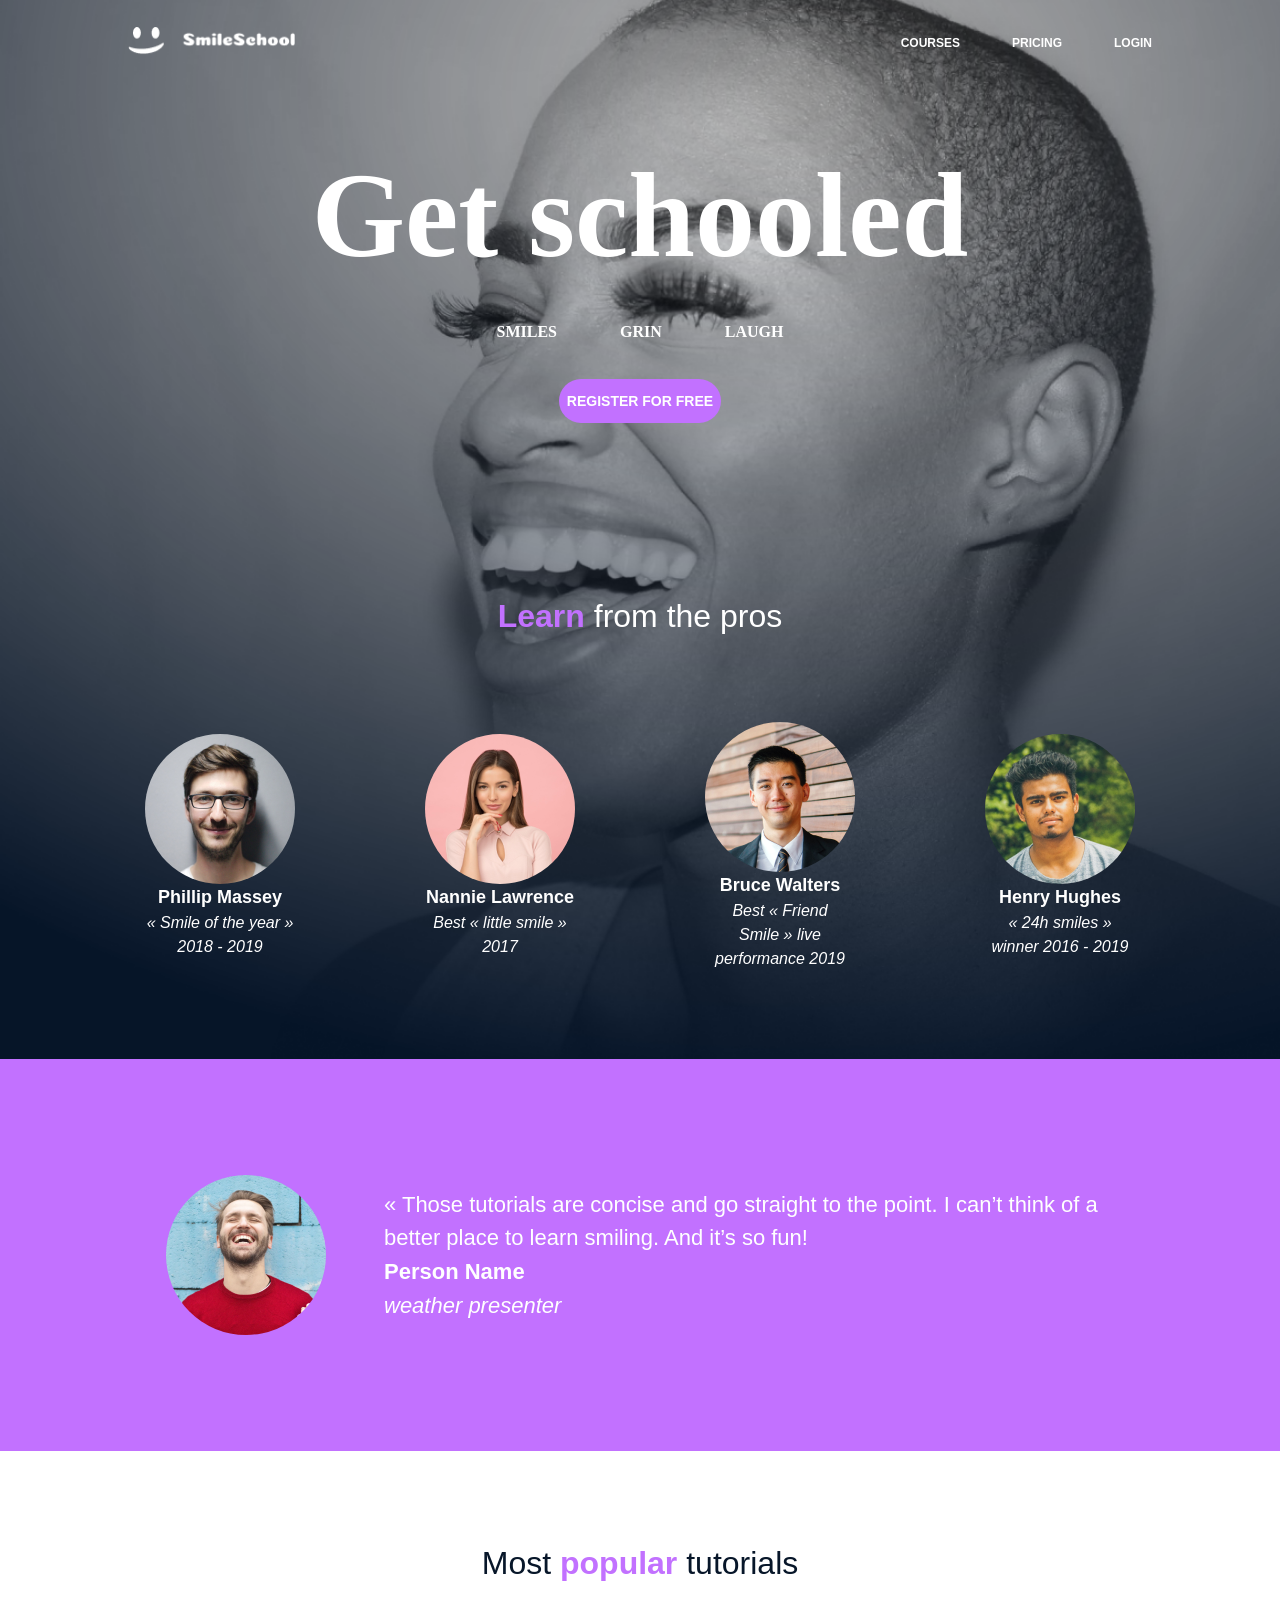
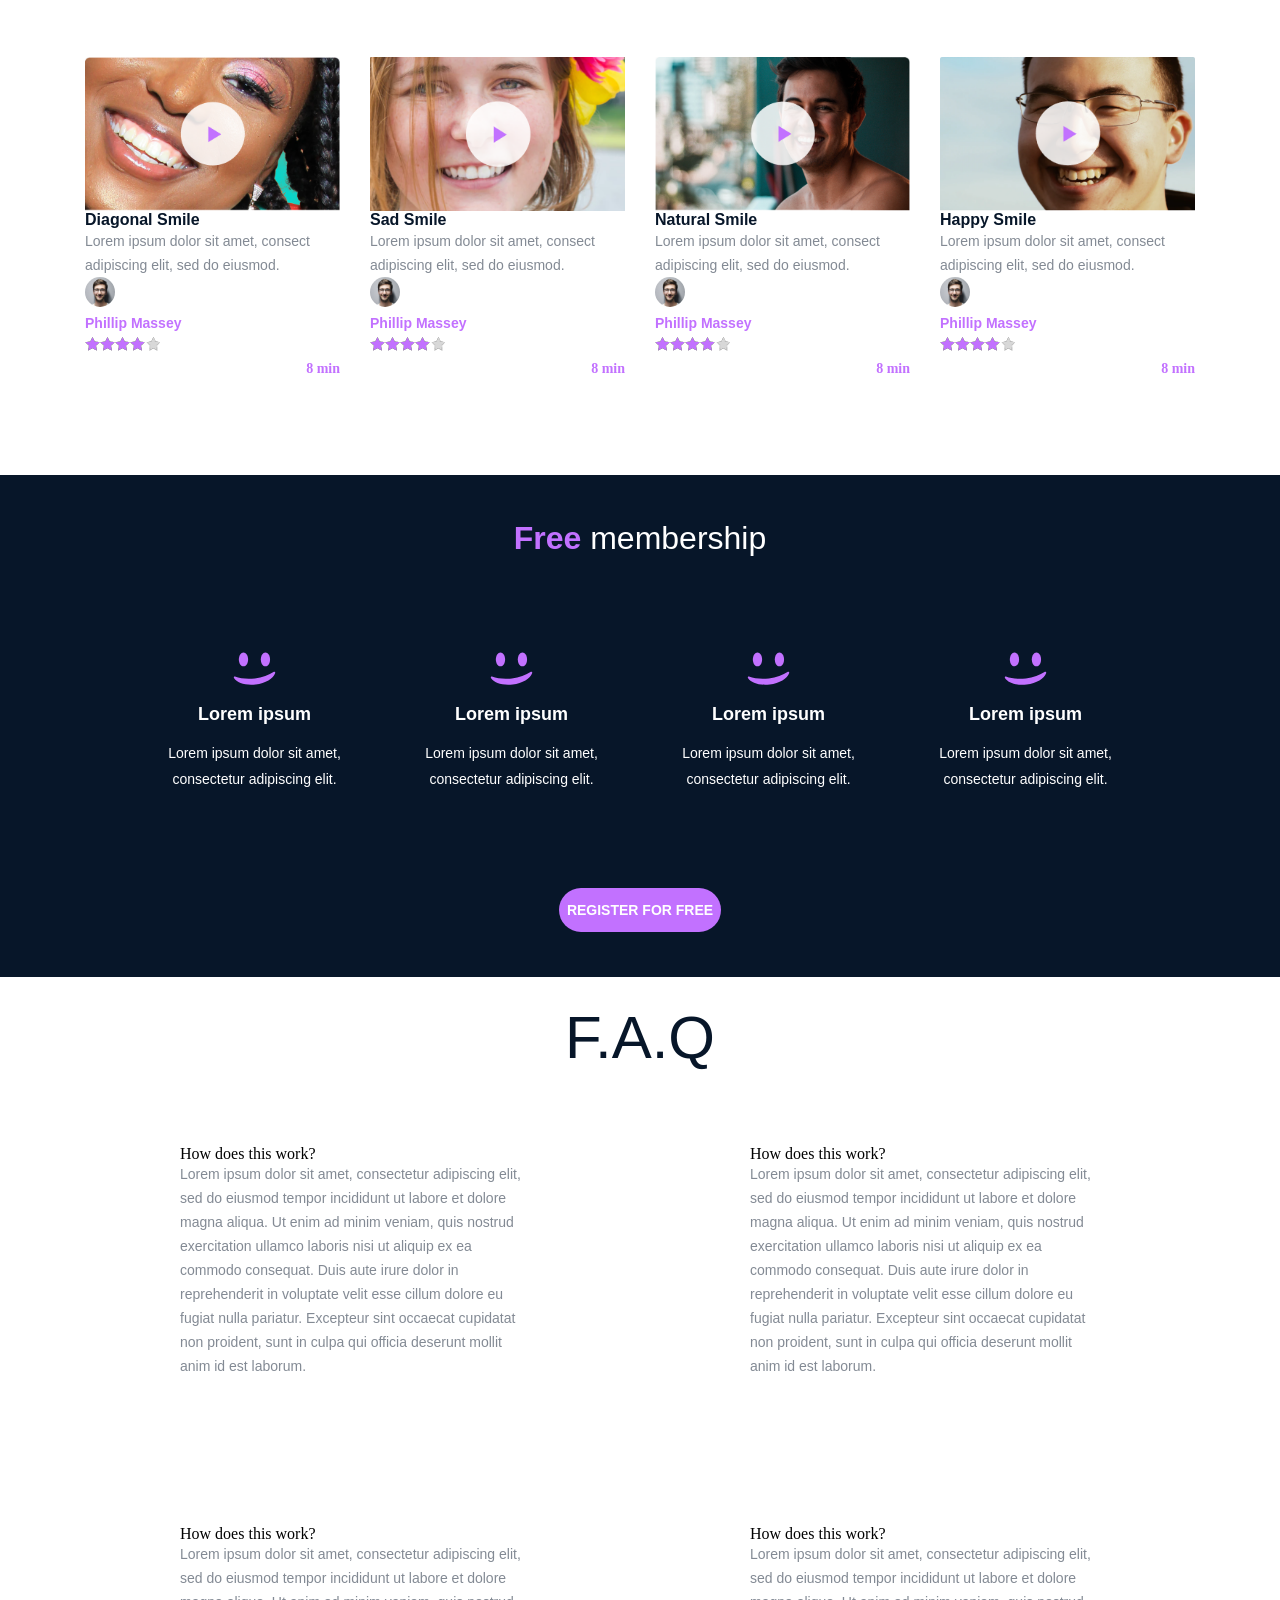
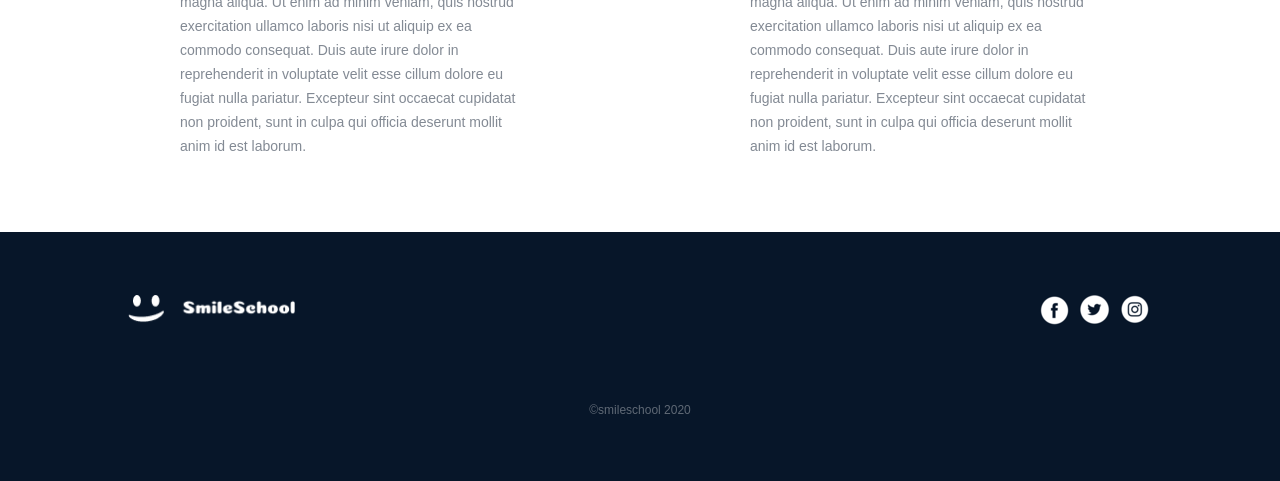
<file: css_advanced/index.html>
<!DOCTYPE html>
<html lang="en">
    <head>
        <meta charset="UTF-8">
        <meta name="viewport" content="width=device-width, initial-scale=1.0">
        <link href="styles.css" rel="stylesheet">
        <title> School page </title>
    </head>
    <body>
        <header>
            <div class="nav">
                <a href="" target="_blank"><img class="logo" src="./assets/logo.png" alt="logo"></a>
                <div class="small-font nav-items">
                    <a href="" target="_blank">COURSES</a>
                    <a href="" target="_blank">PRICING</a>
                    <a href="" target="_blank">LOGIN</a>
                </div>
            </div>
            <div id= "headerBackground"></div>

        </header>
        <main>
            
            <section class="Get-schooled" >
                <div class="Get-schooled-head">
                    <h1>Get schooled</h1>
                    <p>SMILES     GRIN      LAUGH</p>
                    <button class="register small-font">REGISTER FOR FREE</button>
                </div>
                <div class="learn">
                    <h2><span>Learn </span>from the pros</h2>
                    <div class="row-align format">
                        <div class="pros">
                            <img src="./assets/5.png" alt="Phillip">
                            <h3>Phillip Massey</h3>
                            <p>« Smile of the year » 2018 - 2019</p>
                        </div>
                        <div class="pros">
                            <img src="./assets/6.png" alt="Nannie">
                            <h3>Nannie Lawrence</h3>
                            <p>Best « little smile » 2017</p>
                        </div>
                        <div class="pros">
                            <img src="./assets/7.png" alt="Bruce">
                            <h3>Bruce Walters</h3>
                            <p>Best « Friend Smile » live performance 2019</p>
                        </div>
                        <div class="pros">
                            <img src="./assets/8.png" alt="Henry">
                            <h3>Henry Hughes</h3>
                            <p>« 24h smiles » winner 2016 - 2019</p>
                        </div>
                    </div>
                </div>
            </section>
            <section class="qoute">
                <div class="qoute-row">
                    <img src="./assets/Bitmap.png" alt="Person ">
                    <div class="qoute-col">
                        <q >« Those tutorials are concise and go straight to the point. I can’t think of a better place to learn smiling. And it’s so fun!</q>
                        <p>Person Name</p>
                        <p id="italc">weather presenter</p>
                    </div>
                </div>
            </section>
            <section class="video">
                <h1>Most <span>popular</span> tutorials</h1>
                <!-- video block -->
            <div class="row-align space"> 
                <div class="video-items">
                    <img src="./assets/d.png" alt="courseimg">
                    <h2>Diagonal Smile</h2>
                    <p>Lorem ipsum dolor sit amet, consect adipiscing elit, sed do eiusmod.</p>
                    <div>
                        <img style=" border-radius: 50%; height: 30px; width: 30px;" src="./assets/5.png" alt="phillip">
                        <h3>Phillip Massey</h3>
                    </div>
                    <div class="rating">
                        <div class="stars">
                            <img src="./assets/ratingfull.png" alt="star">
                            <img src="./assets/ratingfull.png" alt="star">
                            <img src="./assets/ratingfull.png" alt="star">
                            <img src="./assets/ratingfull.png" alt="star">
                            <img src="./assets/rating.png"     alt="star">
                        </div>
                        <p>8 min</p>
                    </div>
                </div>
                <div class="video-items">
                    <img src="./assets/s.png" alt="courseimg">
                    <h2>Sad Smile</h2>
                    <p>Lorem ipsum dolor sit amet, consect adipiscing elit, sed do eiusmod.</p>
                    <div>
                        <img style=" border-radius: 50%; height: 30px; width: 30px;" src="./assets/5.png" alt="phillip">
                        <h3>Phillip Massey</h3>
                    </div>
                    <div class="rating">
                        <div class="stars">
                            <img src="./assets/ratingfull.png" alt="star">
                            <img src="./assets/ratingfull.png" alt="star">
                            <img src="./assets/ratingfull.png" alt="star">
                            <img src="./assets/ratingfull.png" alt="star">
                            <img src="./assets/rating.png" alt="star">
                        </div>
                        <p>8 min</p>
                    </div>
                </div>
                <div class="video-items">
                    <img src="./assets/n.png" alt="courseimg">
                    <h2>Natural Smile</h2>
                    <p>Lorem ipsum dolor sit amet, consect adipiscing elit, sed do eiusmod.</p>
                    <div>
                        <img style=" border-radius: 50%; height: 30px; width: 30px;" src="./assets/5.png" alt="phillip">
                        <h3>Phillip Massey</h3>
                    </div>
                    <div class="rating">
                        <div class="stars">
                            <img src="./assets/ratingfull.png" alt="star">
                            <img src="./assets/ratingfull.png" alt="star">
                            <img src="./assets/ratingfull.png" alt="star">
                            <img src="./assets/ratingfull.png" alt="star">
                            <img src="./assets/rating.png" alt="star">
                        </div>
                        <p>8 min</p>
                    </div>
                </div >
                <div class="video-items"> 
                    <img src="./assets/h.png" alt="courseimg">
                    <h2>Happy Smile</h2>
                    <p>Lorem ipsum dolor sit amet, consect adipiscing elit, sed do eiusmod.</p>
                    <div >
                        <img style=" border-radius: 50%; height: 30px; width: 30px;" src="./assets/5.png" alt="phillip">
                        <h3>Phillip Massey</h3>
                    </div>
                    <div class="rating">
                        <div class="stars">
                            <img src="./assets/ratingfull.png" alt="star">
                            <img src="./assets/ratingfull.png" alt="star">
                            <img src="./assets/ratingfull.png" alt="star">
                            <img src="./assets/ratingfull.png" alt="star">
                            <img src="./assets/rating.png" alt="star">
                        </div>
                        <p>8 min</p>
                    </div>
                </div>
            </div> 
            </section>
            <section class="membership">
                <h2><span>Free</span> membership</h2>
                <div class="row-align">
                    <div class="members">
                        <img src="./assets/smile.svg" alt="smile">
                        <h3>Lorem ipsum</h3>
                        <p>Lorem ipsum dolor sit amet, consectetur adipiscing elit.</p>
                    </div>
                    <div class="members">
                        <img src="./assets/smile.svg" alt="smile">
                        <h3>Lorem ipsum</h3>
                        <p>Lorem ipsum dolor sit amet, consectetur adipiscing elit.</p>
                    </div>
                    <div class="members">
                        <img src="./assets/smile.svg" alt="smile">
                        <h3>Lorem ipsum</h3>
                        <p>Lorem ipsum dolor sit amet, consectetur adipiscing elit.</p>
                    </div>
                    <div class="members">
                        <img src="./assets/smile.svg" alt="smile">
                        <h3>Lorem ipsum</h3>
                        <p>Lorem ipsum dolor sit amet, consectetur adipiscing elit.</p>
                    </div>
                </div> 
                <button class="register small-font">REGISTER FOR FREE</button>
            </section>
            <section class="faq">
                <div>
                    <h1>F.A.Q</h1>
                    <div class="row-align faqspace">
                        <!-- item block -->
                        <div class="question">
                            <h3>How does this work?</h3>
                            <p>Lorem ipsum dolor sit amet, consectetur adipiscing elit, sed do eiusmod tempor incididunt ut labore et dolore magna aliqua. Ut enim ad minim veniam, quis nostrud exercitation ullamco laboris nisi ut aliquip ex ea commodo consequat. Duis aute irure dolor in reprehenderit in voluptate velit esse cillum dolore eu fugiat nulla pariatur. Excepteur sint occaecat cupidatat non proident, sunt in culpa qui officia deserunt mollit anim id est laborum.</p>
                        </div>
                        <!-- item block -->
                        <div class="question">
                            <h3>How does this work?</h3>
                            <p>Lorem ipsum dolor sit amet, consectetur adipiscing elit, sed do eiusmod tempor incididunt ut labore et dolore magna aliqua. Ut enim ad minim veniam, quis nostrud exercitation ullamco laboris nisi ut aliquip ex ea commodo consequat. Duis aute irure dolor in reprehenderit in voluptate velit esse cillum dolore eu fugiat nulla pariatur. Excepteur sint occaecat cupidatat non proident, sunt in culpa qui officia deserunt mollit anim id est laborum.</p>
                        </div>
                    </div>
                    <div class="row-align faqspace">
                        <!-- item block -->
                        <div class="question">
                            <h3>How does this work?</h3>
                            <p>Lorem ipsum dolor sit amet, consectetur adipiscing elit, sed do eiusmod tempor incididunt ut labore et dolore magna aliqua. Ut enim ad minim veniam, quis nostrud exercitation ullamco laboris nisi ut aliquip ex ea commodo consequat. Duis aute irure dolor in reprehenderit in voluptate velit esse cillum dolore eu fugiat nulla pariatur. Excepteur sint occaecat cupidatat non proident, sunt in culpa qui officia deserunt mollit anim id est laborum.</p>
                        </div>
                        <!-- item block -->
                        <div class="question">
                            <h3>How does this work?</h3>
                            <p>Lorem ipsum dolor sit amet, consectetur adipiscing elit, sed do eiusmod tempor incididunt ut labore et dolore magna aliqua. Ut enim ad minim veniam, quis nostrud exercitation ullamco laboris nisi ut aliquip ex ea commodo consequat. Duis aute irure dolor in reprehenderit in voluptate velit esse cillum dolore eu fugiat nulla pariatur. Excepteur sint occaecat cupidatat non proident, sunt in culpa qui officia deserunt mollit anim id est laborum.</p>
                        </div>
                    </div>
                </div>
            </section>
            <footer>
                <div>
                    <div class="row-footer"> 
                        <img class="logo" src="./assets/logo.png" alt="logo">
                        <div>
                            <a href="" ><img src="./assets/f.png" alt="facebook"></a>
                            <a href="" ><img src="./assets/t.png" alt="twitter"></a>
                            <a href="" ><img src="./assets/i.png" alt="instagram"></a>
                        </div>
                    </div>
                </div>
                <p>©smileschool 2020</p>
            </footer>
        </main>
    </body>
</html>
</file>
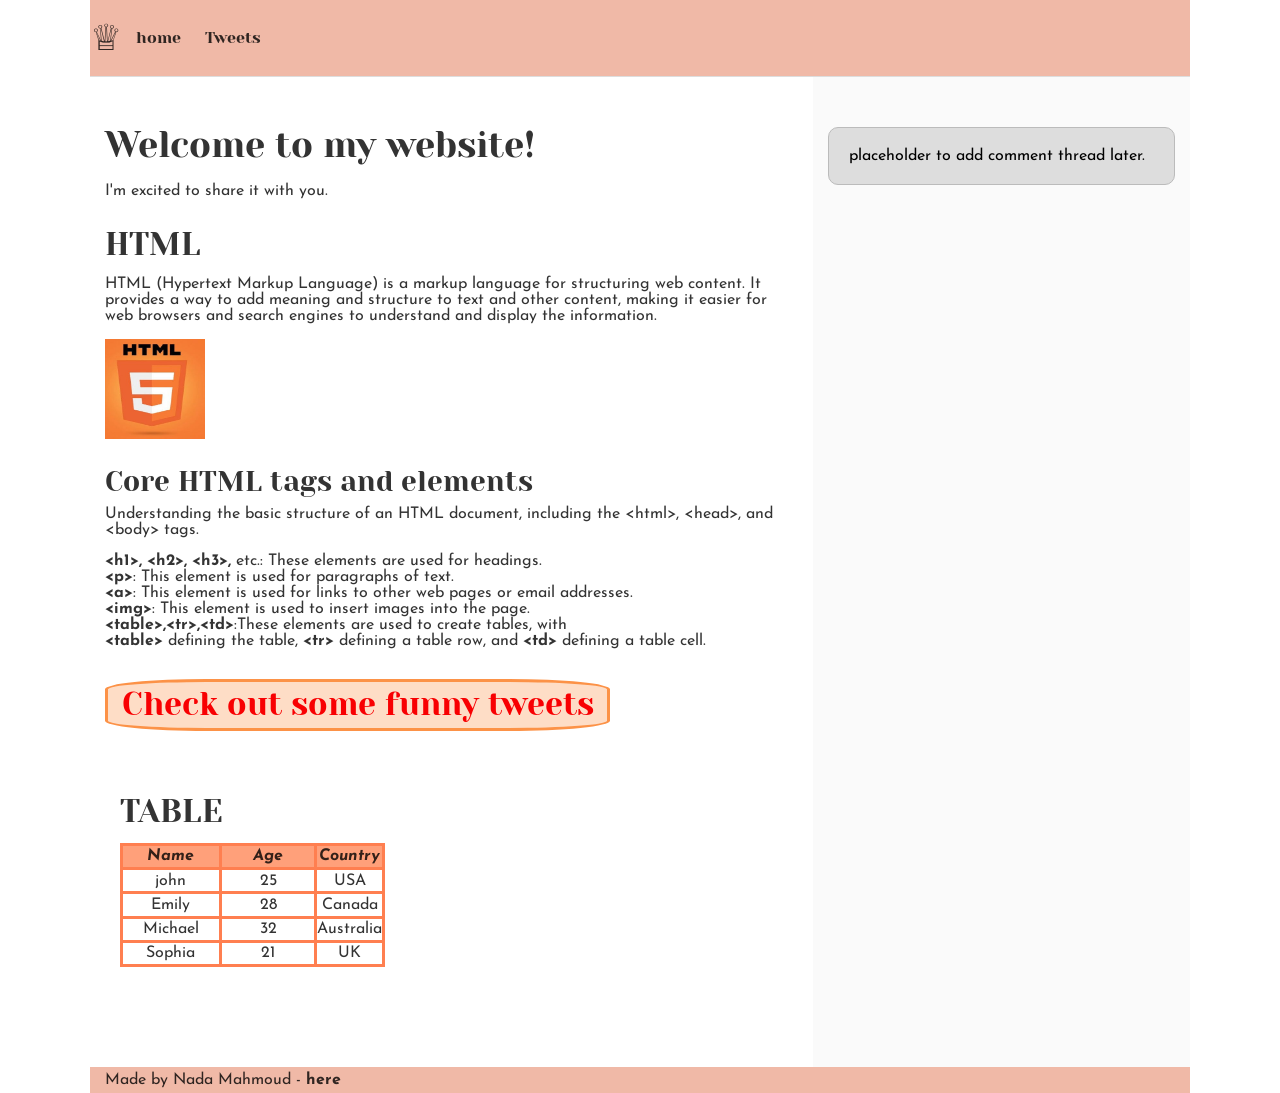
<file: css_basic/index.html>
<!DOCTYPE html>
<html lang="en">
    <head>
        <meta charset=UTF-8>
        <meta name="viewport" content="width=device-width, initial-scale=1.0">
        <title> HOME </title>
        <link href="base.css" rel="stylesheet">
        <link href="styles.css" rel="stylesheet">
    </head>
    <body class="works_on_smartphone">
        <header>
            <ul>
                <li class="logo" >♕</li>
                <li><a href="index.html">home</a></li>
                <li><a href="tweets.html" target="_blank">Tweets</a></li>
            </ul>
        </header>
        <main>
            <article>
                <h1> Welcome to my website!</h1>
                <p>
                   I'm excited to share it with you.
                </p>
                <h2>HTML</h2>
                <p>
                    HTML (Hypertext Markup Language) is a markup language for structuring web content. It provides a way to add meaning and structure to text and other content, 
                    making it easier for web browsers and search engines to understand and display the information.
                </p>
                <a href="https://developer.mozilla.org/en-US/docs/Learn/HTML" target="_blank"><img src="../assets/html5.jpg" alt="" height="100" width="100"></a>
                <h3>Core HTML tags and elements</h3>
                <p>
                    Understanding the basic structure of an HTML document, including the &lt;html&gt;, &lt;head&gt;, and &lt;body&gt; tags.
                </p>
                <p>
                    <strong>&lt;h1&gt;, &lt;h2&gt;, &lt;h3&gt;,</strong> etc.: These elements are used for headings.<br>
                    <strong>&lt;p&gt;</strong>: This element is used for paragraphs of text.<br>
                    <strong>&lt;a&gt;</strong>: This element is used for links to other web pages or email addresses.<br>
                    <strong>&lt;img&gt;</strong>: This element is used to insert images into the page.<br>
                    <strong>&lt;table&gt;,&lt;tr&gt;,&lt;td&gt;</strong>:These elements are used to create tables, with <br><strong>&lt;table&gt;</strong> defining the table, 
                    <strong>&lt;tr&gt;</strong> defining a table row, and <strong>&lt;td&gt;</strong> defining a table cell.
                </p>

                <a href="tweets.html"><h2 class="next" >Check out some funny tweets </h2></a>
                <article>
                    <h2>TABLE</h2>
                    <table >
                        <thead>
                            <tr>
                                <th>Name</th>
                                <th>Age</th>
                                <th>Country</th>
                            </tr>
                        </thead>
                        <tbody>
                            <tr>
                                <td>john</td>
                                <td>25</td>
                                <td>USA</td>
                            </tr>                   
                            <tr>
                                <td>Emily</td>
                                <td>28</td>
                                <td>Canada</td>
                            </tr>
                            <tr>
                                <td>Michael</td>
                                <td>32</td>
                                <td>Australia</td>
                            </tr>
                            <tr>
                                <td>Sophia</td>
                                <td>21</td>
                                <td>UK</td>
                            </tr>
                        </tbody>
                    </table>
                </article>
            </article>

            <aside>
                <p>
                    placeholder to add comment thread later.
                </p>
            </aside>
            
        </main>
        

        <footer>Made by Nada Mahmoud - <a href="https://www.linkedin.com/in/nada-mahmoud-2617a8184/" target="_blank"><strong>here</strong></a></footer>
    </body>
</html>
</file>
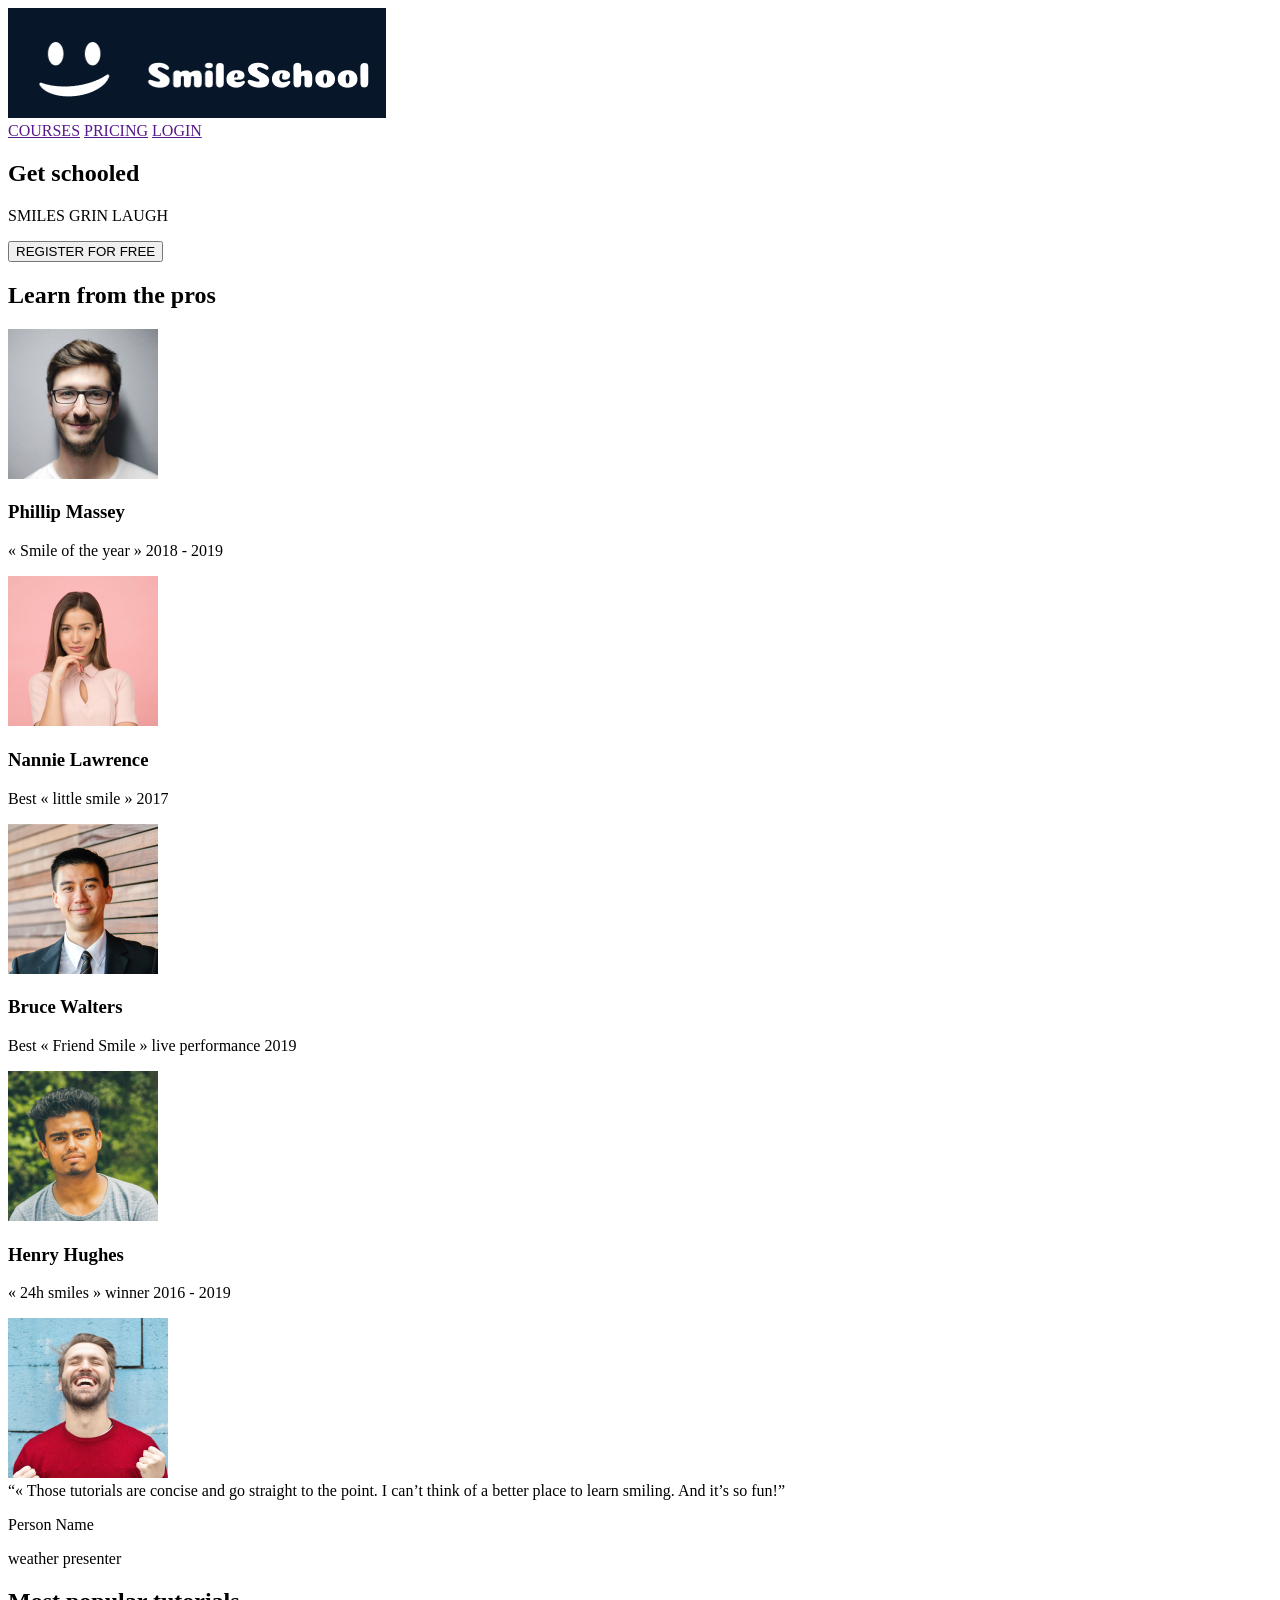
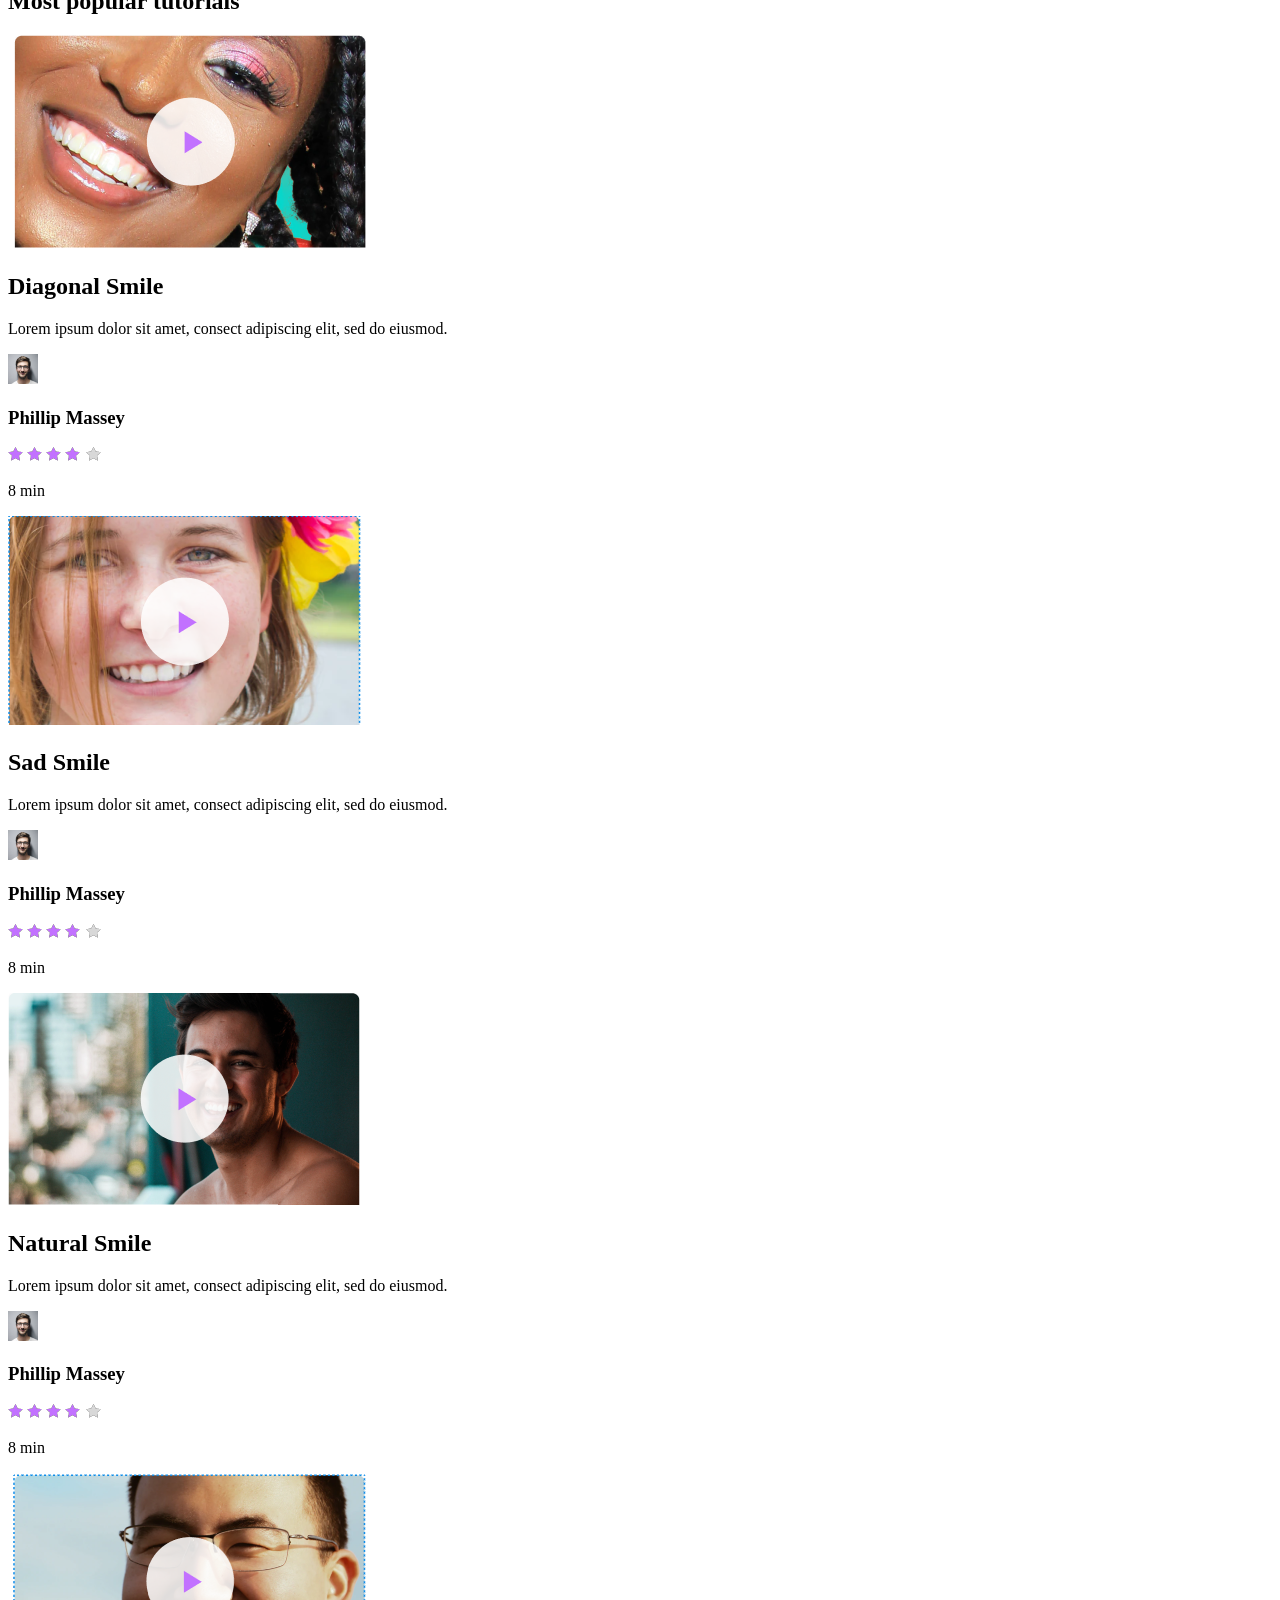
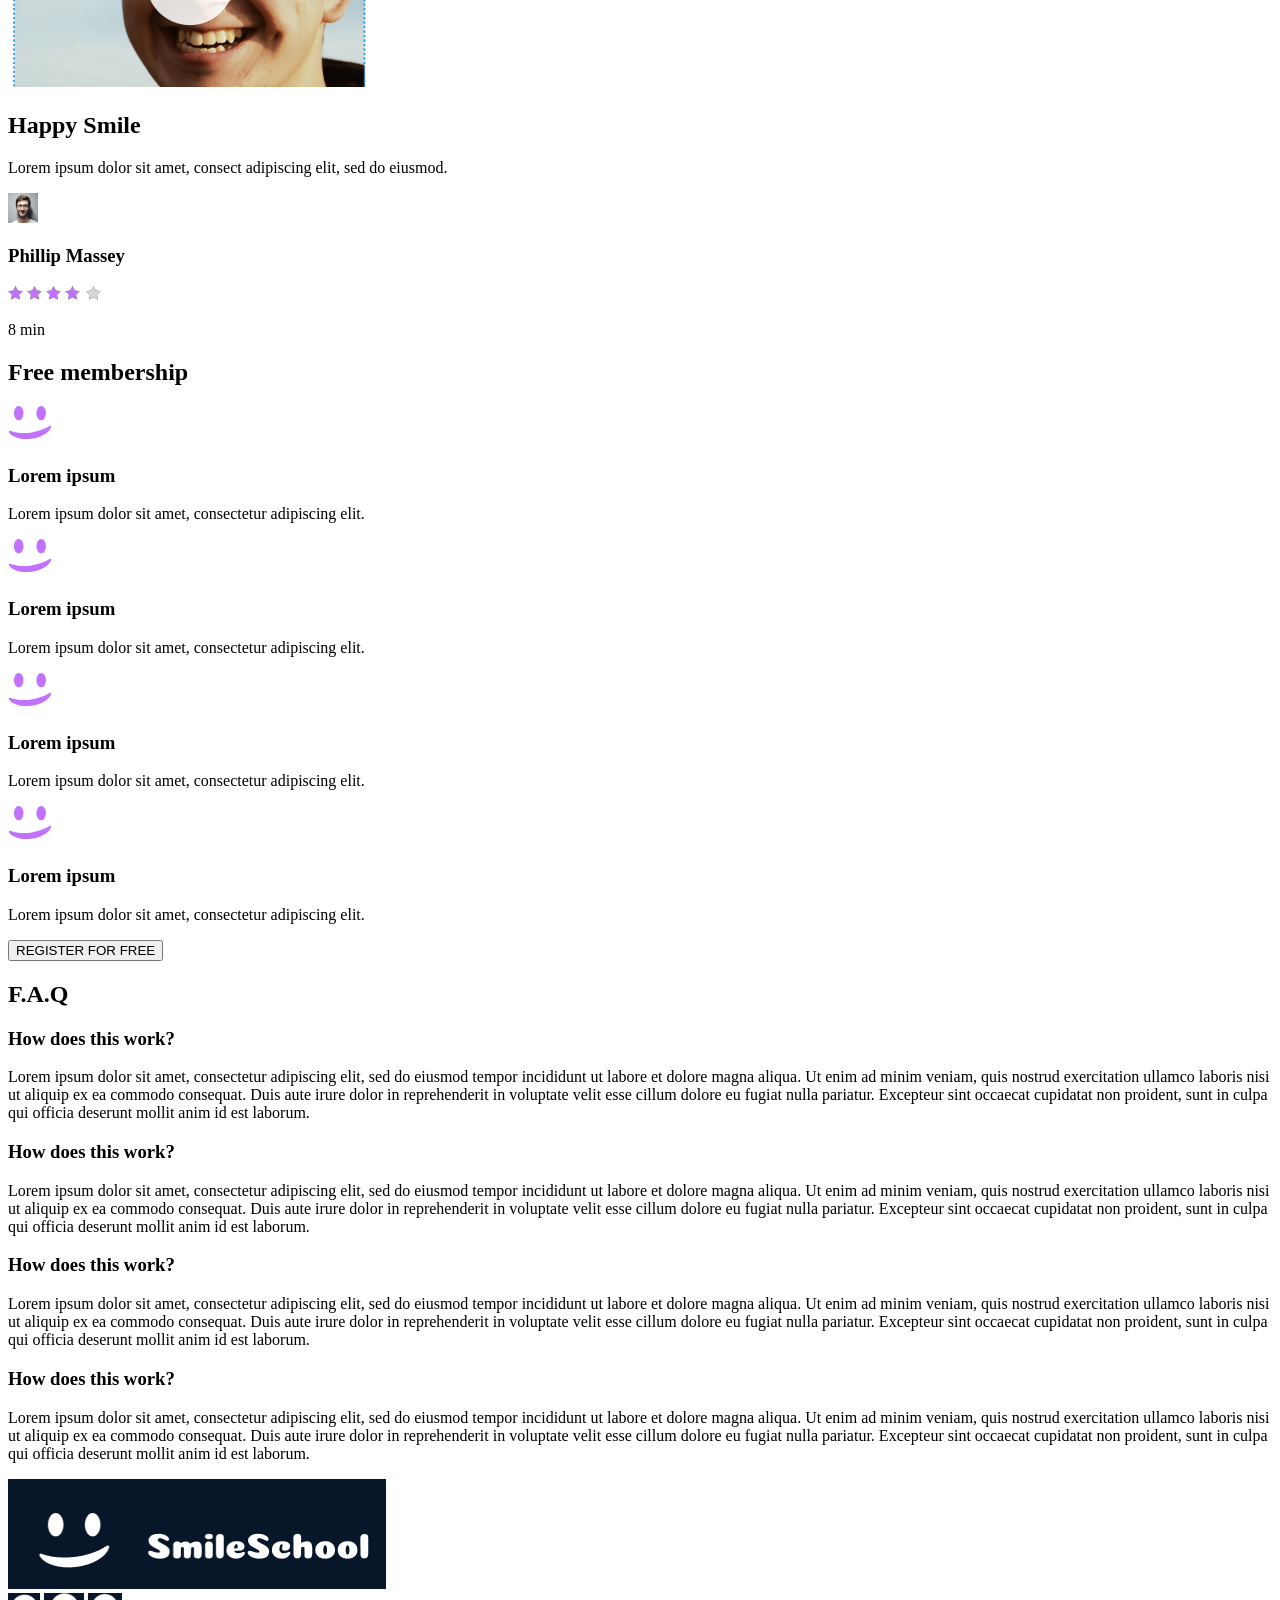
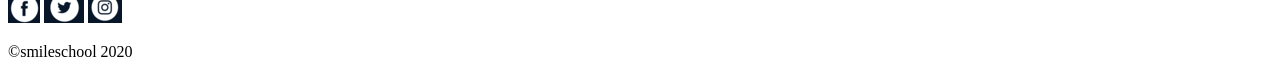
<file: html_advanced/index.html>
<!DOCTYPE html>
<html lang="en">
    <head>
        <meta charset=UTF-8>
        <title> School page </title>
    </head>
    <body>
        <header>
            <a href="" target="_blank"><img src="./assets/logo.png" alt="logo"></a>
            <div>
                <a href="" target="_blank">COURSES</a>
                <a href="" target="_blank">PRICING</a>
                <a href="" target="_blank">LOGIN</a>
            </div>
        </header>
        <main>
            <section>
                <div>
                    <h1>Get schooled</h1>
                    <p>SMILES   GRIN    LAUGH</p>
                    <button>REGISTER FOR FREE</button>
                </div>
                <div>
                    <h2>Learn from the pros</h2>
                    <div>
                        <img src="./assets/5.png" alt="Phillip">
                        <h3>Phillip Massey</h3>
                        <p>« Smile of the year » 2018 - 2019</p>
                    </div>
                    <div>
                        <img src="./assets/6.png" alt="Nannie">
                        <h3>Nannie Lawrence</h3>
                        <p>Best « little smile » 2017</p>
                    </div>
                    <div>
                        <img src="./assets/7.png" alt="Bruce">
                        <h3>Bruce Walters</h3>
                        <p>Best « Friend Smile » live performance 2019</p>
                    </div>
                    <div>
                        <img src="./assets/8.png" alt="Henry">
                        <h3>Henry Hughes</h3>
                        <p>« 24h smiles » winner 2016 - 2019</p>
                    </div>
                </div>
            </section>
            <section>
                <div>
                    <img src="./assets/Bitmap.png" alt="Person ">
                    <div>
                        <q >« Those tutorials are concise and go straight to the point. I can’t think of a better place to learn smiling. And it’s so fun!</q>
                        <p>Person Name</p>
                        <p>weather presenter</p>
                    </div>
                </div>
            </section>
            <section>
                <h1>Most popular tutorials</h1>
                <!-- video block -->
                <div>
                    <img src="./assets/d.png" alt="courseimg">
                    <h2>Diagonal Smile</h2>
                    <p>Lorem ipsum dolor sit amet, consect adipiscing elit, sed do eiusmod.</p>
                    <div>
                        <img src="./assets/1.png" alt="phillip">
                        <h3>Phillip Massey</h3>
                    </div>
                    <div>
                        <div>
                            <img src="./assets/ratingfull.png" alt="star">
                            <img src="./assets/ratingfull.png" alt="star">
                            <img src="./assets/ratingfull.png" alt="star">
                            <img src="./assets/ratingfull.png" alt="star">
                            <img src="./assets/rating.png" alt="star">
                        </div>
                        <p>8 min</p>
                    </div>
                </div>
                <div>
                    <img src="./assets/s.png" alt="courseimg">
                    <h2>Sad Smile</h2>
                    <p>Lorem ipsum dolor sit amet, consect adipiscing elit, sed do eiusmod.</p>
                    <div>
                        <img src="./assets/1.png" alt="phillip">
                        <h3>Phillip Massey</h3>
                    </div>
                    <div>
                        <div>
                            <img src="./assets/ratingfull.png" alt="star">
                            <img src="./assets/ratingfull.png" alt="star">
                            <img src="./assets/ratingfull.png" alt="star">
                            <img src="./assets/ratingfull.png" alt="star">
                            <img src="./assets/rating.png" alt="star">
                        </div>
                        <p>8 min</p>
                    </div>
                </div>
                <div>
                    <img src="./assets/n.png" alt="courseimg">
                    <h2>Natural Smile</h2>
                    <p>Lorem ipsum dolor sit amet, consect adipiscing elit, sed do eiusmod.</p>
                    <div>
                        <img src="./assets/1.png" alt="Phillip">
                        <h3>Phillip Massey</h3>
                    </div>
                    <div>
                        <div>
                            <img src="./assets/ratingfull.png" alt="star">
                            <img src="./assets/ratingfull.png" alt="star">
                            <img src="./assets/ratingfull.png" alt="star">
                            <img src="./assets/ratingfull.png" alt="star">
                            <img src="./assets/rating.png" alt="star">
                        </div>
                        <p>8 min</p>
                    </div>
                </div>
                <div>
                    <img src="./assets/h.png" alt="courseimg">
                    <h2>Happy Smile</h2>
                    <p>Lorem ipsum dolor sit amet, consect adipiscing elit, sed do eiusmod.</p>
                    <div>
                        <img src="./assets/1.png" alt="phillip">
                        <h3>Phillip Massey</h3>
                    </div>
                    <div>
                        <div>
                            <img src="./assets/ratingfull.png" alt="star">
                            <img src="./assets/ratingfull.png" alt="star">
                            <img src="./assets/ratingfull.png" alt="star">
                            <img src="./assets/ratingfull.png" alt="star">
                            <img src="./assets/rating.png" alt="star">
                        </div>
                        <p>8 min</p>
                    </div>
                </div>
            </section>
            <section>
                <h2>Free membership</h2>
                <div>
                    <div>
                        <img src="./assets/smile.svg" alt="smile">
                        <h3>Lorem ipsum</h3>
                        <p>Lorem ipsum dolor sit amet, consectetur adipiscing elit.</p>
                    </div>
                    <div>
                        <img src="./assets/smile.svg" alt="smile">
                        <h3>Lorem ipsum</h3>
                        <p>Lorem ipsum dolor sit amet, consectetur adipiscing elit.</p>
                    </div>
                    <div>
                        <img src="./assets/smile.svg" alt="smile">
                        <h3>Lorem ipsum</h3>
                        <p>Lorem ipsum dolor sit amet, consectetur adipiscing elit.</p>
                    </div>
                    <div>
                        <img src="./assets/smile.svg" alt="smile">
                        <h3>Lorem ipsum</h3>
                        <p>Lorem ipsum dolor sit amet, consectetur adipiscing elit.</p>
                    </div>
                </div>
                <button>REGISTER FOR FREE</button>
            </section>
            <section>
                <div>
                    <h1>F.A.Q</h1>
                    <div>
                        <!-- item block -->
                        <div>
                            <h3>How does this work?</h3>
                            <p>Lorem ipsum dolor sit amet, consectetur adipiscing elit, sed do eiusmod tempor incididunt ut labore et dolore magna aliqua. Ut enim ad minim veniam, quis nostrud exercitation ullamco laboris nisi ut aliquip ex ea commodo consequat. Duis aute irure dolor in reprehenderit in voluptate velit esse cillum dolore eu fugiat nulla pariatur. Excepteur sint occaecat cupidatat non proident, sunt in culpa qui officia deserunt mollit anim id est laborum.</p>
                        </div>
                        <!-- item block -->
                        <div>
                            <h3>How does this work?</h3>
                            <p>Lorem ipsum dolor sit amet, consectetur adipiscing elit, sed do eiusmod tempor incididunt ut labore et dolore magna aliqua. Ut enim ad minim veniam, quis nostrud exercitation ullamco laboris nisi ut aliquip ex ea commodo consequat. Duis aute irure dolor in reprehenderit in voluptate velit esse cillum dolore eu fugiat nulla pariatur. Excepteur sint occaecat cupidatat non proident, sunt in culpa qui officia deserunt mollit anim id est laborum.</p>
                        </div>
                    </div>
                    <div>
                        <!-- item block -->
                        <div>
                            <h3>How does this work?</h3>
                            <p>Lorem ipsum dolor sit amet, consectetur adipiscing elit, sed do eiusmod tempor incididunt ut labore et dolore magna aliqua. Ut enim ad minim veniam, quis nostrud exercitation ullamco laboris nisi ut aliquip ex ea commodo consequat. Duis aute irure dolor in reprehenderit in voluptate velit esse cillum dolore eu fugiat nulla pariatur. Excepteur sint occaecat cupidatat non proident, sunt in culpa qui officia deserunt mollit anim id est laborum.</p>
                        </div>
                        <!-- item block -->
                        <div>
                            <h3>How does this work?</h3>
                            <p>Lorem ipsum dolor sit amet, consectetur adipiscing elit, sed do eiusmod tempor incididunt ut labore et dolore magna aliqua. Ut enim ad minim veniam, quis nostrud exercitation ullamco laboris nisi ut aliquip ex ea commodo consequat. Duis aute irure dolor in reprehenderit in voluptate velit esse cillum dolore eu fugiat nulla pariatur. Excepteur sint occaecat cupidatat non proident, sunt in culpa qui officia deserunt mollit anim id est laborum.</p>
                        </div>
                    </div>
                </div>
            </section>
            <footer>
                <div>
                    <div>
                        <img src="./assets/logo.png" alt="logo">
                        <div>
                            <a href="" ><img src="./assets/f.png" alt="facebook"></a>
                            <a href="" ><img src="./assets/t.png" alt="twitter"></a>
                            <a href="" ><img src="./assets/i.png" alt="instagram"></a>
                        </div>
                        <p>©smileschool 2020</p>
                    </div>
                </div>
            </footer>
        </main>
    </body>
</html>
</file>
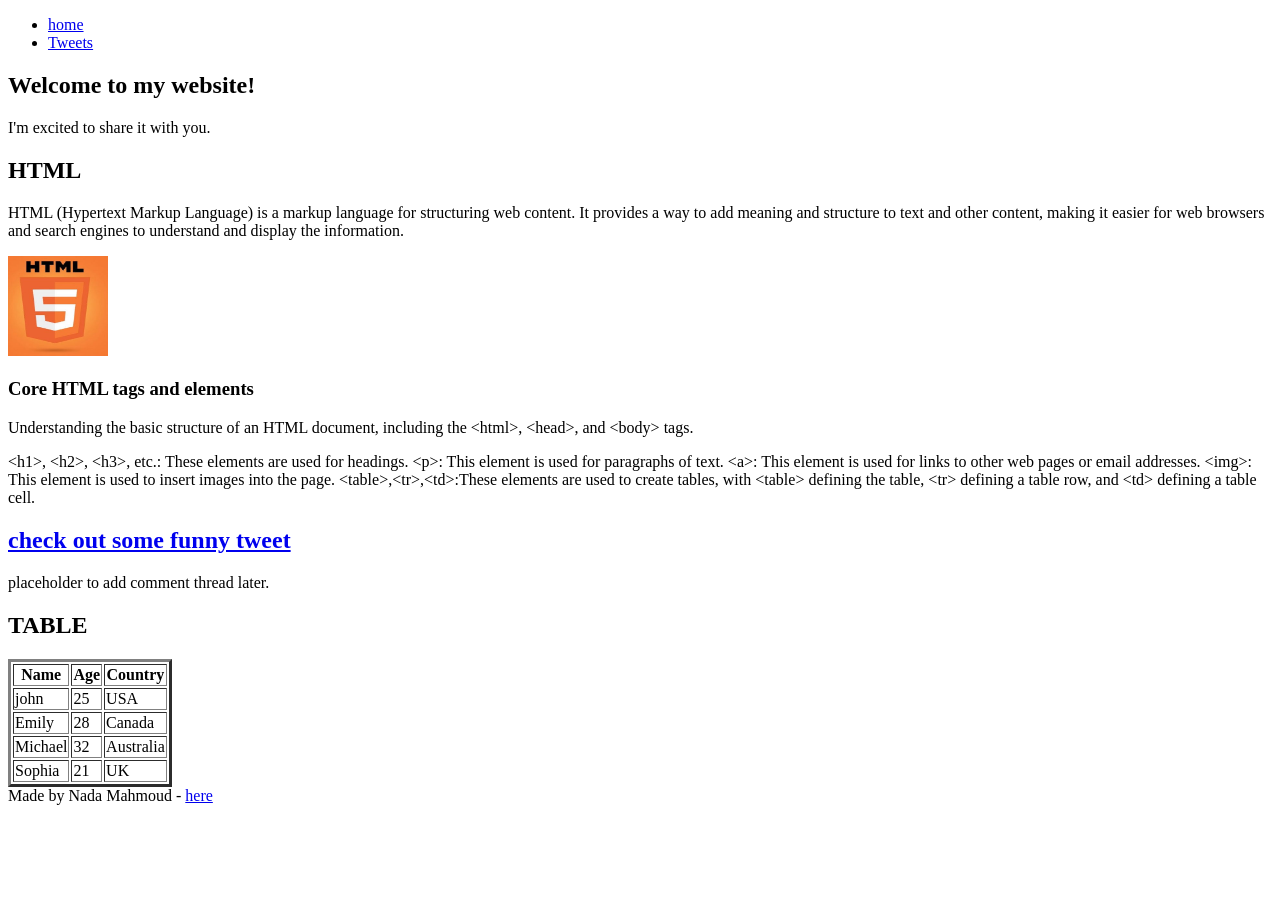
<file: html_basic/index.html>
<!DOCTYPE html>
<html lang="en">
    <head>
        <meta charset=UTF-8>
        <title> HOME </title>
    </head>
    <body>
        <header>
            <ul>
                <li><a href="index.html">home</a></li>
                <li><a href="tweets.html" target="_blank">Tweets</a></li>
            </ul>
        </header>
        <main>
            <article>
                <h1> Welcome to my website!</h1>
                <p>
                   I'm excited to share it with you.
                </p>
                <h2>HTML</h2>
                <p>
                    HTML (Hypertext Markup Language) is a markup language for structuring web content. It provides a way to add meaning and structure to text and other content, 
                    making it easier for web browsers and search engines to understand and display the information.
                </p>
                <a href="https://developer.mozilla.org/en-US/docs/Learn/HTML" target="_blank"><img src="../assets/html5.jpg" alt="" height="100" width="100"></a>
                <h3>Core HTML tags and elements</h3>
                <p>
                    Understanding the basic structure of an HTML document, including the &lt;html&gt;, &lt;head&gt;, and &lt;body&gt; tags.
                </p>
                <p>
                    &lt;h1&gt;, &lt;h2&gt;, &lt;h3&gt;, etc.: These elements are used for headings.
                    &lt;p&gt;: This element is used for paragraphs of text.
                    &lt;a&gt;: This element is used for links to other web pages or email addresses.
                    &lt;img&gt;: This element is used to insert images into the page.
                    &lt;table&gt;,&lt;tr&gt;,&lt;td&gt;:These elements are used to create tables, with &lt;table&gt; defining the table, &lt;tr&gt; defining a table row, and &lt;td&gt; defining a table cell.
                </p>

                <a href="tweets.html"><h2>check out some funny tweet</h2></a>
            </article>
            <aside>
                <p>
                    placeholder to add comment thread later.
                </p>
            </aside>
            <article>
                <h1>TABLE</h1>
                <table border="3" >
                    <thead>
                        <tr>
                            <th>Name</th>
                            <th>Age</th>
                            <th>Country</th>
                        </tr>
                    </thead>
                    <tbody>
                        <tr>
                            <td>john</td>
                            <td>25</td>
                            <td>USA</td>
                        </tr>                   
                        <tr>
                            <td>Emily</td>
                            <td>28</td>
                            <td>Canada</td>
                        </tr>
                        <tr>
                            <td>Michael</td>
                            <td>32</td>
                            <td>Australia</td>
                        </tr>
                        <tr>
                            <td>Sophia</td>
                            <td>21</td>
                            <td>UK</td>
                        </tr>
                    </tbody>
                </table>
            </article>
        </main>
        

        <footer>Made by Nada Mahmoud - <a href="https://www.linkedin.com/in/nada-mahmoud-2617a8184/" target="_blank">here</a></footer>
    </body>
</html>
</file>
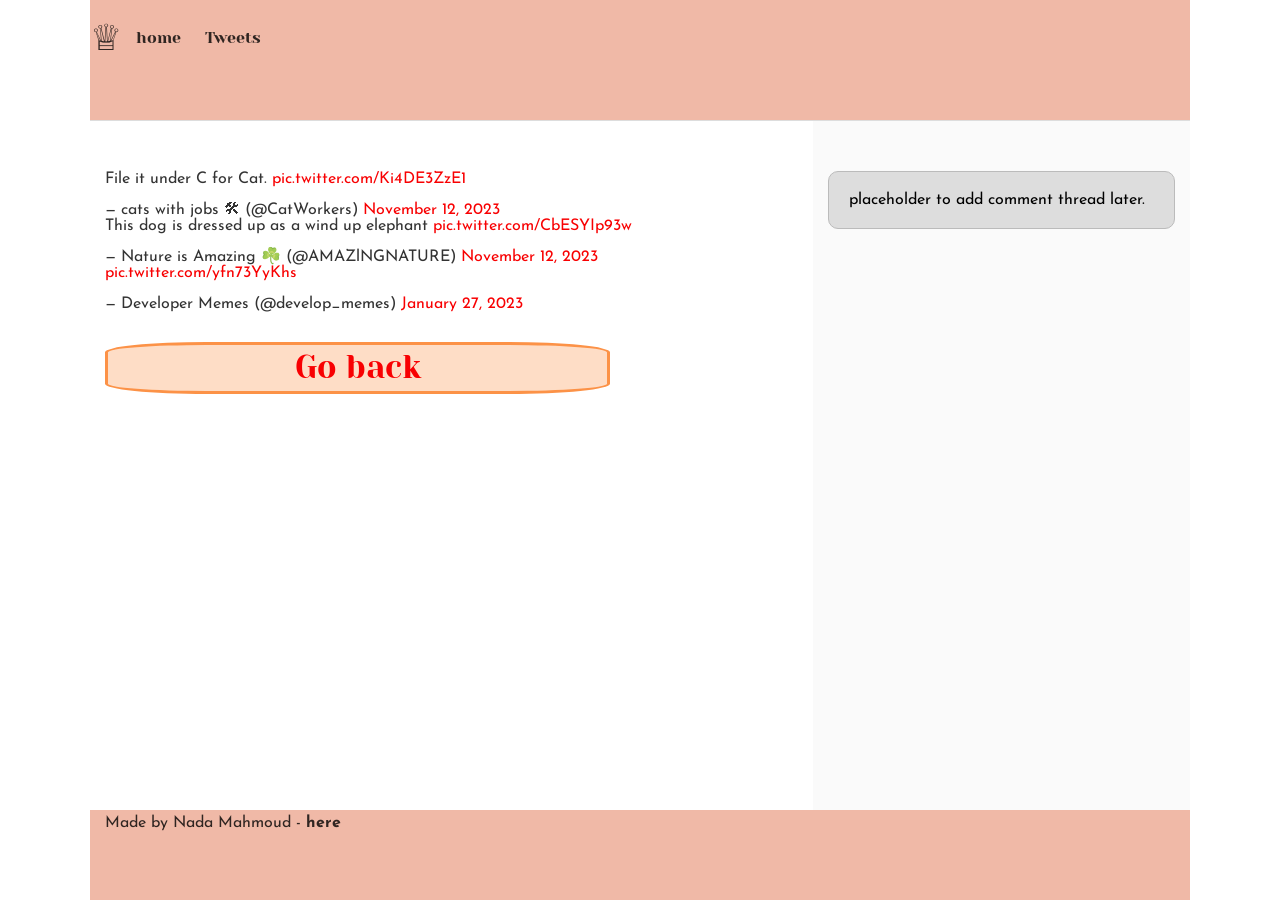
<file: css_basic/tweets.html>
<!DOCTYPE html>
<html lang="en">
    <head>
        <meta charset=UTF-8>
        <meta name="viewport" content="width=device-width, initial-scale=1.0">
        <title> Tweets </title>
        <link href="base.css" rel="stylesheet">
        <link href="styles.css" rel="stylesheet">
    </head>
    <body class="works_on_smartphone">
        <header>
            <ul>
                <li class="logo" >♕</li>
                <li><a href="index.html">home</a></li>
                <li><a href="tweets.html" target="_blank">Tweets</a></li>
            </ul>
        </header>
        <main>
            <article>
                <blockquote class="twitter-tweet" data-theme="dark"><p lang="en" dir="ltr">File it under C for Cat. <a href="https://t.co/Ki4DE3ZzE1">pic.twitter.com/Ki4DE3ZzE1</a></p>&mdash; cats with jobs 🛠 (@CatWorkers) <a href="https://twitter.com/CatWorkers/status/1723749221533122923?ref_src=twsrc%5Etfw">November 12, 2023</a></blockquote> <script async src="https://platform.twitter.com/widgets.js" charset="utf-8"></script>
                <blockquote class="twitter-tweet" data-theme="dark"><p lang="en" dir="ltr">This dog is dressed up as a wind up elephant <a href="https://t.co/CbESYIp93w">pic.twitter.com/CbESYIp93w</a></p>&mdash; Nature is Amazing ☘️ (@AMAZlNGNATURE) <a href="https://twitter.com/AMAZlNGNATURE/status/1723630461597982875?ref_src=twsrc%5Etfw">November 12, 2023</a></blockquote> <script async src="https://platform.twitter.com/widgets.js" charset="utf-8"></script>
                <blockquote class="twitter-tweet" data-lang="en" data-dnt="true" data-theme="dark"><p lang="zxx" dir="ltr"><a href="https://t.co/yfn73YyKhs">pic.twitter.com/yfn73YyKhs</a></p>&mdash; Developer Memes (@develop_memes) <a href="https://twitter.com/develop_memes/status/1619007700896980993?ref_src=twsrc%5Etfw">January 27, 2023</a></blockquote> <script async src="https://platform.twitter.com/widgets.js" charset="utf-8"></script>
        
                <a href="index.html"><h2 class="next" > Go back</h2></a>
            </article>
            <aside>
                <p>
                    placeholder to add comment thread later.
                </p>
            </aside>
        </main>
        

        <footer>Made by Nada Mahmoud - <a href="https://www.linkedin.com/in/nada-mahmoud-2617a8184/" target="_blank"><strong>here</strong></a></footer>
    </body>
</html>
</file>
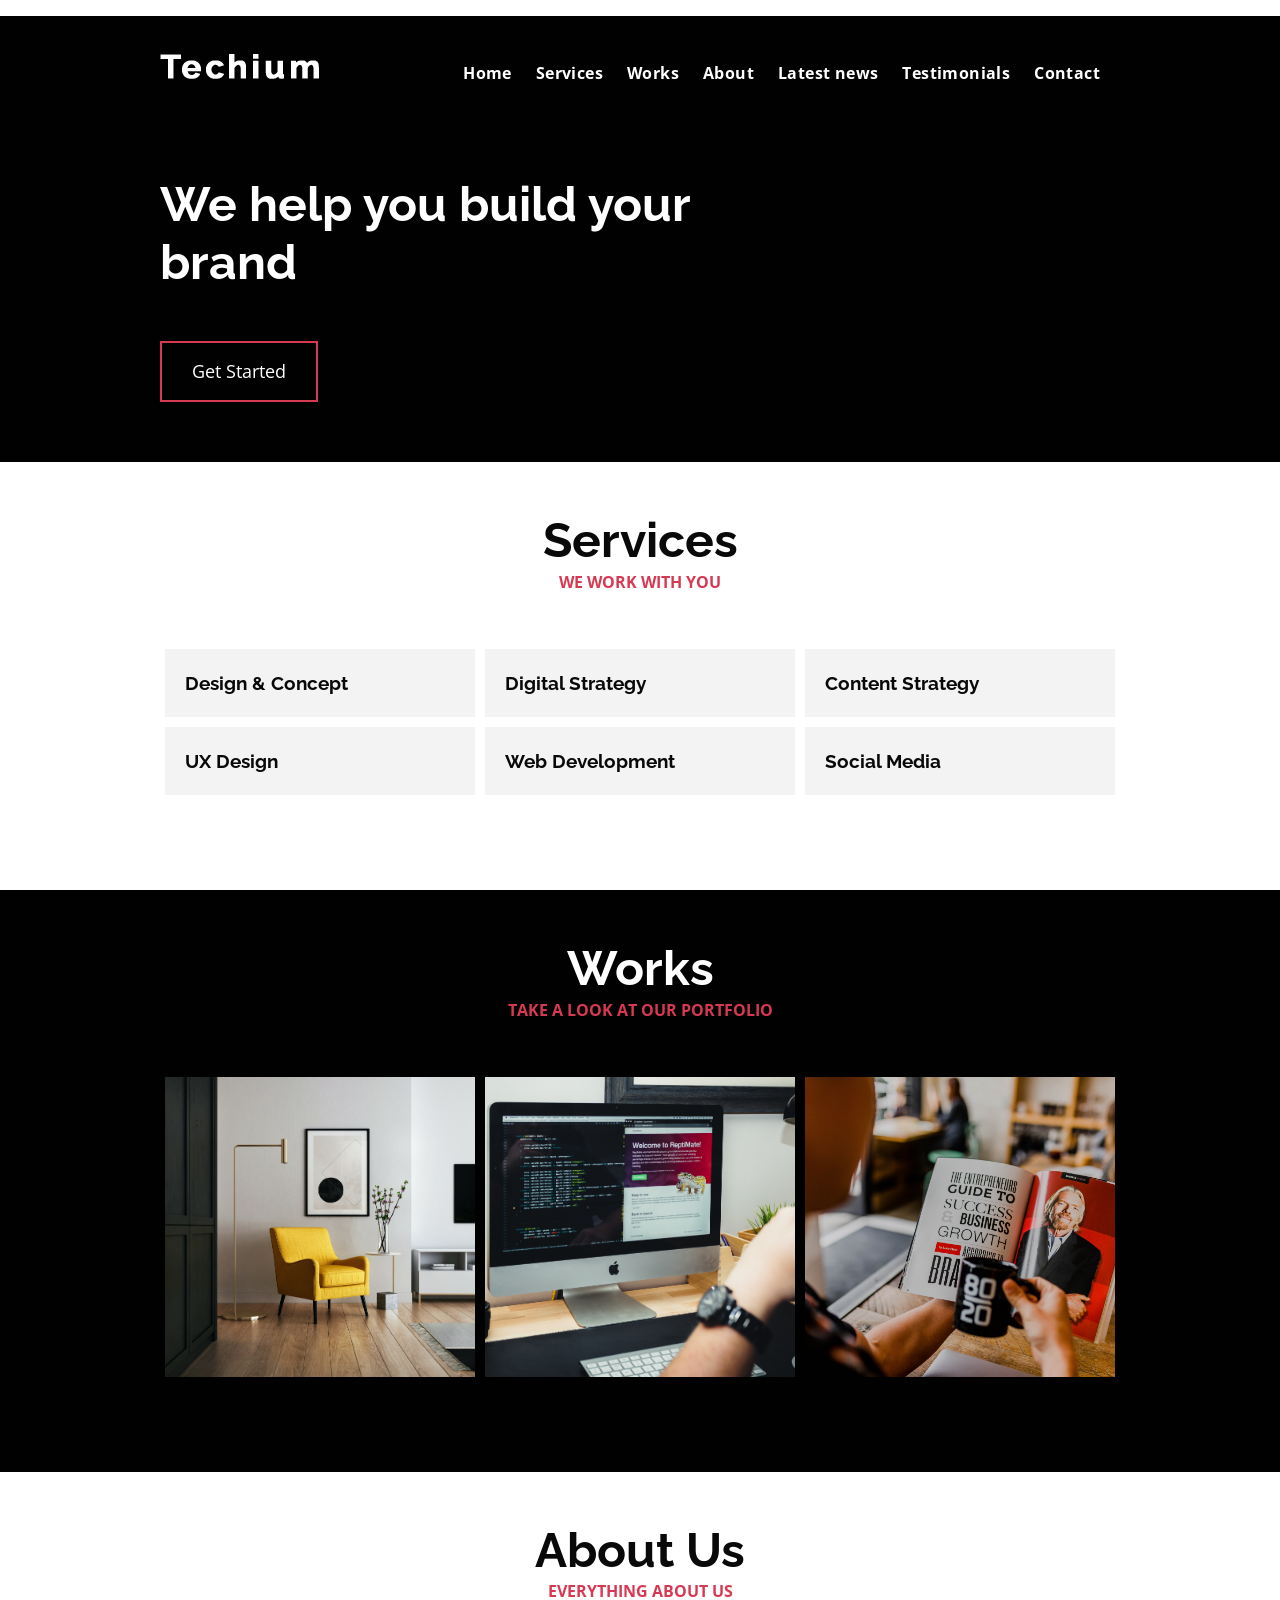
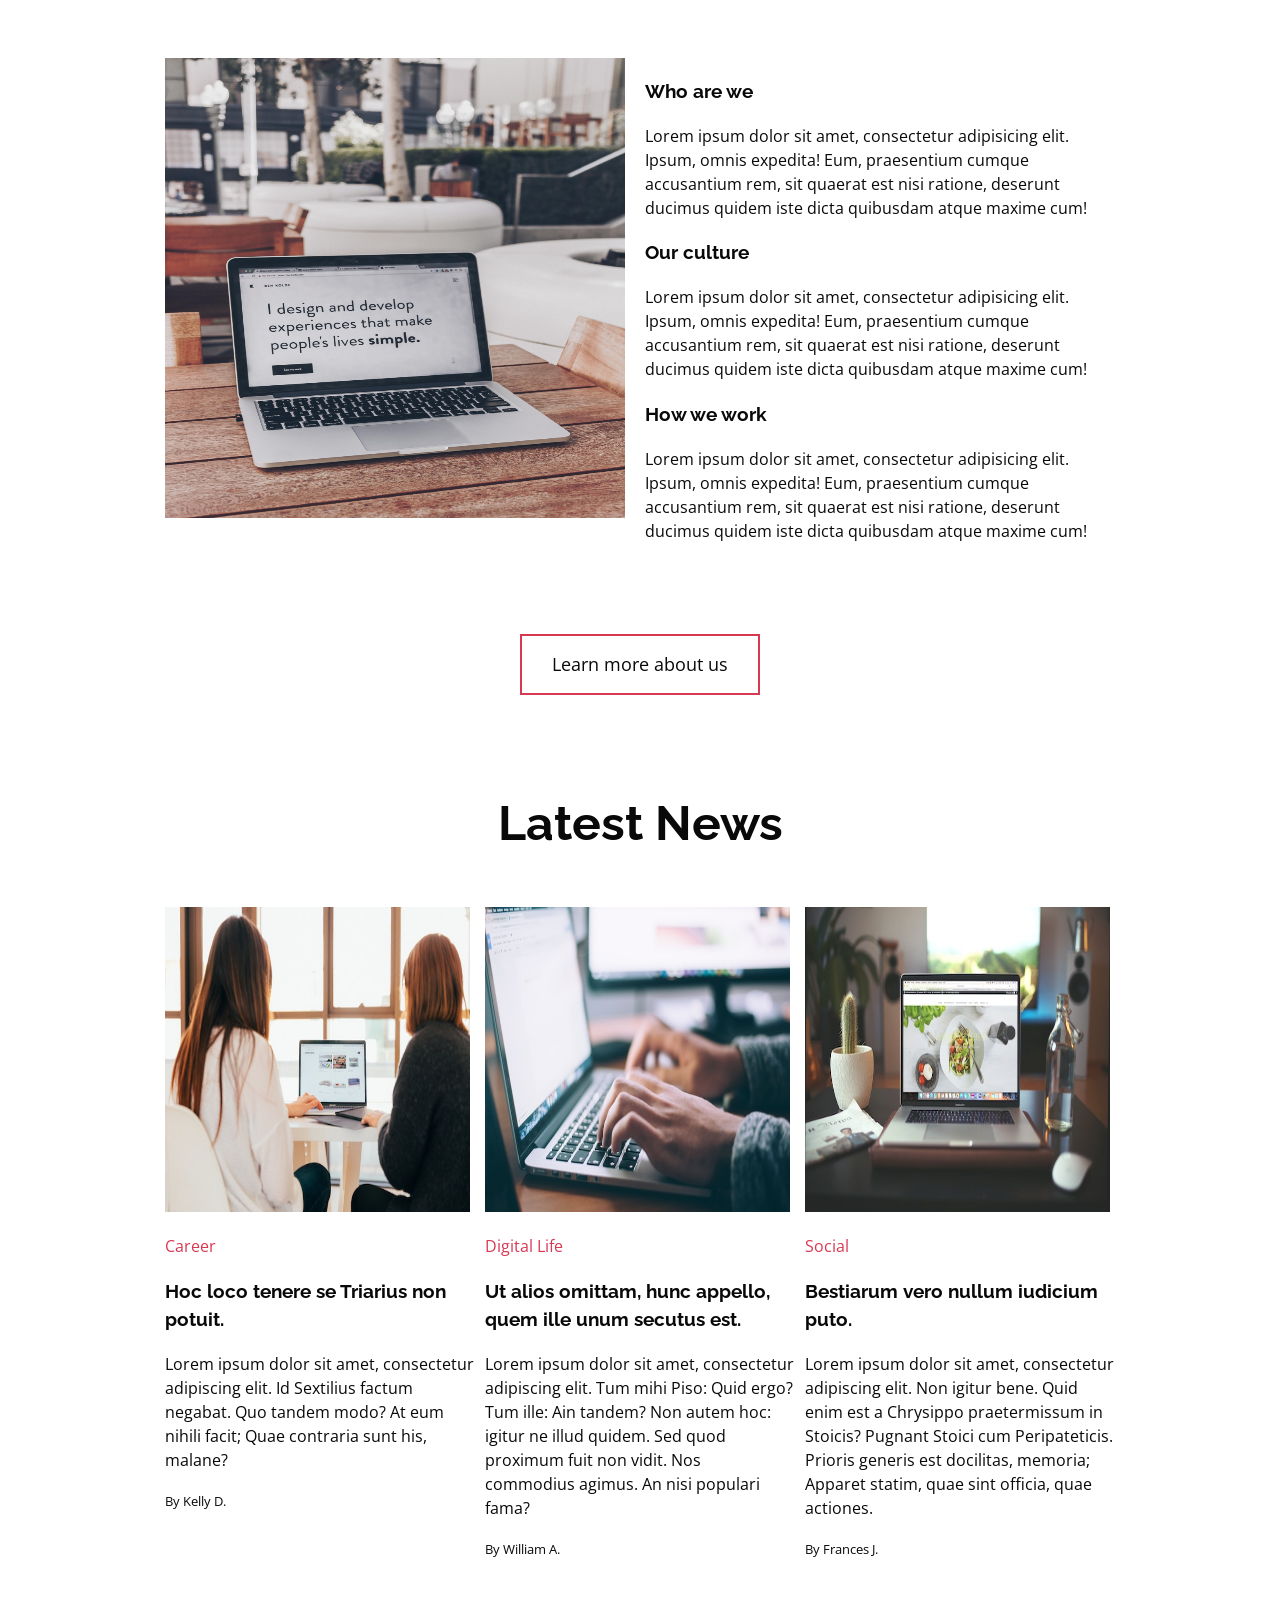
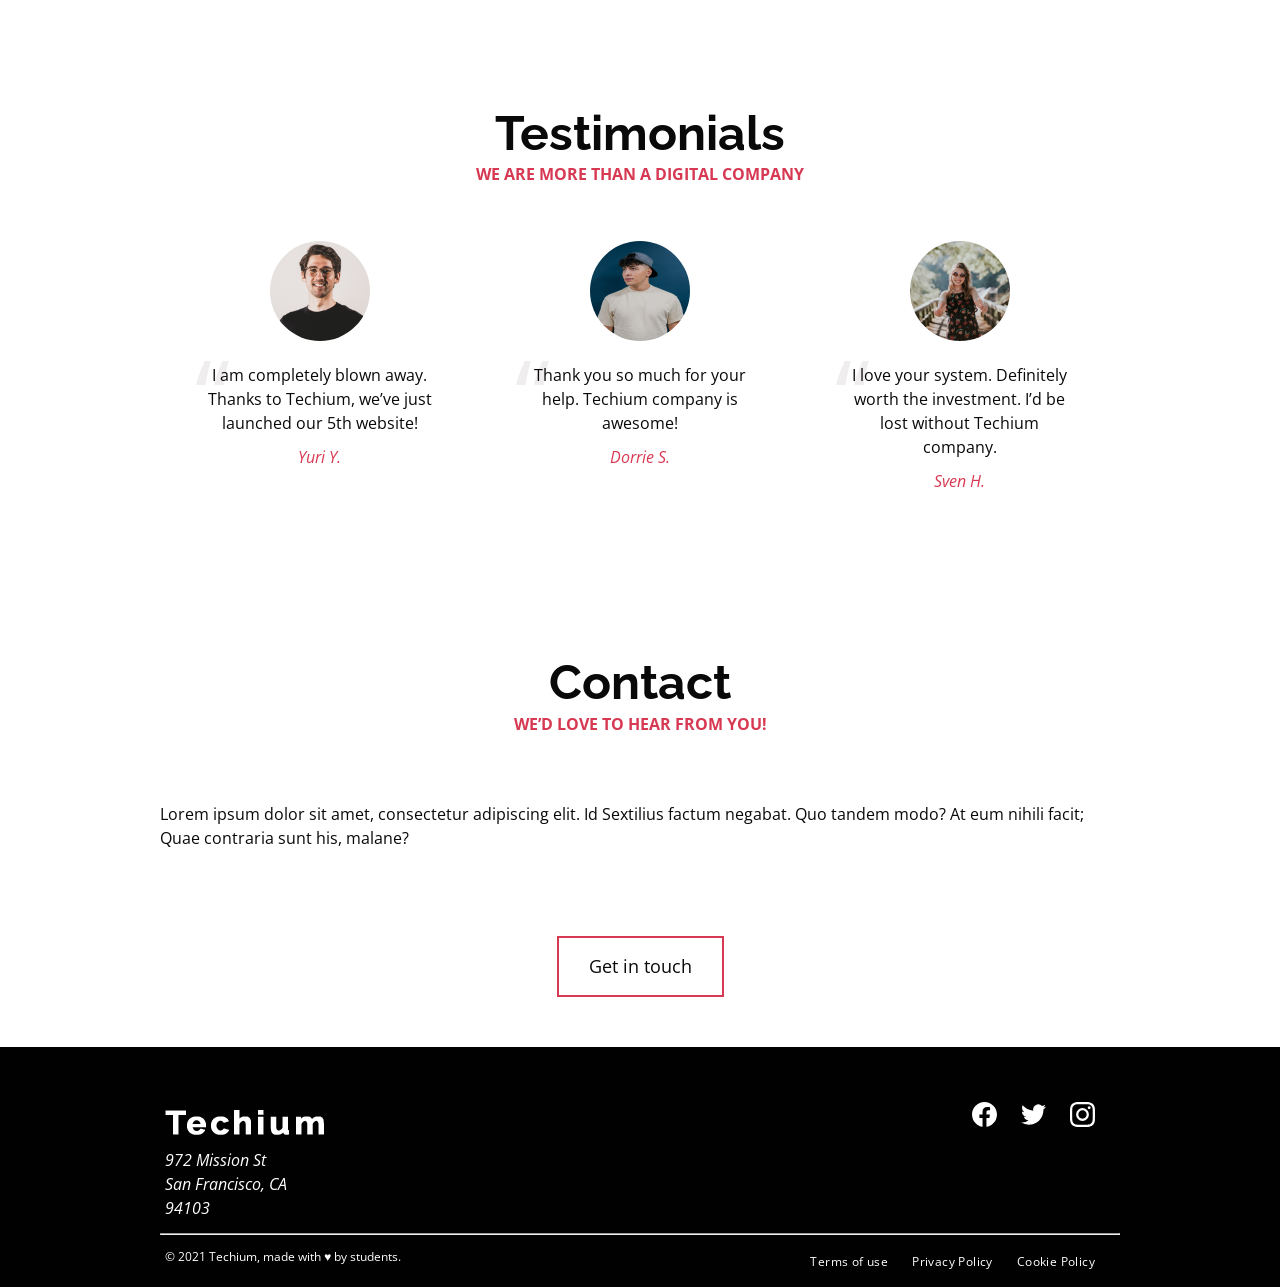
<file: flexbox/0-index.html>
<!DOCTYPE html>
<html lang="en" dir="ltr">
  <head>
    <meta charset="utf-8">
    <meta name="viewport" content="width=device-width, initial-scale=1, viewport-fit=cover">
    <title>Homepage - Techium</title>
    <meta name="description" content="Description of the page less than 150 characters">
    <link rel="icon" type="image/png" href="images/favicon.jpg">
    <link rel='stylesheet' href='0-styles.css'>
    <link href="https://fonts.googleapis.com/css?family=Open+Sans:400,700|Raleway:700&display=swap" rel="stylesheet"></p>

<p></head>
  <body>
    <!--Header -->
    <header class="header" data-section-theme="dark">
      <div class="container">
        <div class="header-logo">
          <a href="#">
            <img src="images/logo-white.png" alt="Techium logo" width="160" height="40">
          </a>
        </div>
        <nav class="navbar-menu">
          <ul class="nav">
            <li class="nav-item">
              <a href="#" class="nav-link">Home</a>
            </li>
            <li class="nav-item">
              <a href="#services" class="nav-link">Services</a>
            </li>
            <li class="nav-item">
              <a href="#works" class="nav-link">Works</a>
            </li>
            <li class="nav-item">
              <a href="#about" class="nav-link">About</a>
            </li>
            <li class="nav-item">
              <a href="#latest_news" class="nav-link">Latest news</a>
            </li>
            <li class="nav-item">
              <a href="#testimonials" class="nav-link">Testimonials</a>
            </li>
            <li class="nav-item">
              <a href="#contact" class="nav-link">Contact</a>
            </li>
          </ul>
        </nav>
      </div>
    </header>
    <!-- Main -->
    <main>
      <!-- Hero section -->
      <section class="section-hero" data-section-theme="dark">
        <div class="container">
          <div class="section-body">
            <section class="section-inner">
              <h2 class="section-title">We help you build your brand</h2>
              <a href="#" class="button">Get Started</a>
            </section>
          </div>
        </div>
      </section>
      <!-- Services section -->
      <section id="services" class="section">
        <div class="container">
          <header class="section-header">
            <h2 class="section-title">Services</h2>
            <p class="section-tagline">We work with you</p>
          </header>
          <div class="section-body">
            <ul class="row">
              <li class="col-1-3">
                <div class="card-services">
                  <h3 class="card-title"><a href="#">Design & Concept</a></h3>
                </div>
              </li>
              <li class="col-1-3">
                <div class="card-services">
                  <h3 class="card-title"><a href="#">Digital Strategy</a></h3>
                </div>
              </li>
              <li class="col-1-3">
                <div class="card-services">
                  <h3 class="card-title"><a href="#">Content Strategy</a></h3>
                </div>
              </li>
            </ul>
            <ul class="row">
              <li class="col-1-3">
                <div class="card-services">
                  <h3 class="card-title"><a href="#">UX Design</a></h3>
                </div>
              </li>
              <li class="col-1-3">
                <div class="card-services">
                  <h3 class="card-title"><a href="#">Web Development</a></h3>
                </div>
              </li>
              <li class="col-1-3">
                <div class="card-services">
                  <h3 class="card-title"><a href="#">Social Media</a></h3>
                </div>
              </li>
            </ul>
          </div>
        </div>
      </section>
      <!-- Works section -->
      <section id="works" class="section" data-section-theme="dark">
        <div class="container">
          <header class="section-header">
            <h2 class="section-title">Works</h2>
            <p class="section-tagline">Take a look at our portfolio</p>
          </header>
          <div class="section-body">
            <ul class="row">
              <li class="col-1-3">
                <article class="card-work">
                  <div class="card-outer">
                    <div class="card-image">
                      <img src="images/pic-work-01.jpg" alt="">
                    </div>
                    <div class="card-inner">
                      <h3 class="card-title"><a href="#">Interior Design</a></h3>
                    </div>
                  </div>
                </article>
              </li>
              <li class="col-1-3">
                <article class="card-work">
                  <div class="card-outer">
                    <div class="card-image">
                      <img src="images/pic-work-02.jpg" alt="">
                    </div>
                    <div class="card-inner">
                      <h3 class="card-title"><a href="#">Web Development</a></h3>
                    </div>
                  </div>
                </article>
              </li>
              <li class="col-1-3">
                <article class="card-work">
                  <div class="card-outer">
                    <div class="card-image">
                      <img src="images/pic-work-03.jpg" alt="">
                    </div>
                    <div class="card-inner">
                      <h3 class="card-title"><a href="#">Personal Development</a></h3>
                    </div>
                  </div>
                </article>
              </li>
            </ul>
          </div>
        </div>
      </section>
      <!-- About Us section -->
      <section id="about" class="section">
        <div class="container">
          <header class="section-header">
            <h2 class="section-title">About Us</h2>
            <p class="section-tagline">Everything about us</p>
          </header>
          <div class="section-body">
            <div class="row">
              <div class="col-1-2">
                <img src="images/pic-about-01.jpg" alt="" width="460" height="460">
              </div>
              <div class="col-1-2">
                <h3>Who are we</h3>
                <p>Lorem ipsum dolor sit amet, consectetur adipisicing elit. Ipsum, omnis expedita! Eum, praesentium cumque accusantium rem, sit quaerat est nisi ratione, deserunt ducimus quidem iste dicta quibusdam atque maxime cum!</p>
                <h3>Our culture</h3>
                <p>Lorem ipsum dolor sit amet, consectetur adipisicing elit. Ipsum, omnis expedita! Eum, praesentium cumque accusantium rem, sit quaerat est nisi ratione, deserunt ducimus quidem iste dicta quibusdam atque maxime cum!</p>
                <h3>How we work</h3>
                <p>Lorem ipsum dolor sit amet, consectetur adipisicing elit. Ipsum, omnis expedita! Eum, praesentium cumque accusantium rem, sit quaerat est nisi ratione, deserunt ducimus quidem iste dicta quibusdam atque maxime cum!</p>
              </div>
            </div>
          </div>
          <div class="section-footer">
            <a href="#" class="button">Learn more about us</a>
          </div>
        </div>
      </section>
      <!-- Latest news section -->
      <section id="latest_news" class="section">
        <div class="container">
          <header class="section-header">
            <h2 class="section-title">Latest News</h2>
          </header>
          <div class="section-body">
            <ul class="row">
              <li class="col-1-3">
                <article class="card-blog">
                  <div>
                    <img src="images/pic-article-01.jpg" alt="" width="305" height="305">
                  </div>
                  <p class="card-category">Career</p>
                  <h3><a href="#">Hoc loco tenere se Triarius non potuit.</a></h3>
                  <p>Lorem ipsum dolor sit amet, consectetur adipiscing elit. Id Sextilius factum negabat. Quo tandem modo? At eum nihili facit; Quae contraria sunt his, malane?</p>
                  <small>By Kelly D.</small>
                </article>
              </li>
              <li class="col-1-3">
                <article class="card-blog">
                  <div>
                    <img src="images/pic-article-02.jpg" alt="" width="305" height="305">
                  </div>
                  <p class="card-category">Digital Life</p>
                  <h3><a href="#">Ut alios omittam, hunc appello, quem ille unum secutus est.</a></h3>
                  <p>Lorem ipsum dolor sit amet, consectetur adipiscing elit. Tum mihi Piso: Quid ergo? Tum ille: Ain tandem? Non autem hoc: igitur ne illud quidem. Sed quod proximum fuit non vidit. Nos commodius agimus. An nisi populari fama?</p>
                  <small>By William A.</small>
                </article>
              </li>
              <li class="col-1-3">
                <article class="card-blog">
                  <div>
                    <img src="images/pic-article-03.jpg" alt="" width="305" height="305">
                  </div>
                  <p class="card-category">Social</p>
                  <h3><a href="#">Bestiarum vero nullum iudicium puto.</a></h3>
                  <p>Lorem ipsum dolor sit amet, consectetur adipiscing elit. Non igitur bene. Quid enim est a Chrysippo praetermissum in Stoicis? Pugnant Stoici cum Peripateticis. Prioris generis est docilitas, memoria; Apparet statim, quae sint officia, quae actiones.</p>
                  <small>By Frances J.</small>
                </article>
              </li>
            </ul>
          </div>
        </div>
      </section>
      <!-- Testimonials section -->
      <section id="testimonial" class="section">
        <div class="container">
          <header class="section-header">
            <h2 class="section-title">Testimonials</h2>
            <p class="section-tagline">We are more than a digital company</p>
          </header>
          <div class="section-body">
            <ul class="row">
              <li class="col-1-3">
                <article class="card-testimonial">
                  <img src="images/pic-person-01.jpg" alt="Yuri Y. avatar" width="100" height="100" class="card-avatar">
                  <blockquote class="card-quote">
                    <p>I am completely blown away. Thanks to Techium, we’ve just launched our 5th website!
                      <cite>Yuri Y.</cite>
                    </p>
                  </blockquote>
                </article>
              </li>
              <li class="col-1-3">
                <article class="card-testimonial">
                  <img src="images/pic-person-02.jpg" alt="Dorrie S. avatar" width="100" height="100" class="card-avatar">
                  <blockquote class="card-quote">
                    <p>Thank you so much for your help. Techium company is awesome!
                      <cite>Dorrie S.</cite>
                    </p>
                  </blockquote>
                </article>
              </li>
              <li class="col-1-3">
                <article class="card-testimonial">
                  <img src="images/pic-person-03.jpg" alt="Sven H. avatar" width="100" height="100" class="card-avatar">
                  <blockquote class="card-quote">
                    <p>I love your system. Definitely worth the investment. I’d be lost without Techium company.
                      <cite>Sven H.</cite>
                    </p>
                  </blockquote>
                </article>
              </li>
            </ul>
          </div>
        </div>
      </section>
      <!-- Contact section -->
      <section id="contact" class="section">
        <div class="container">
          <header class="section-header">
            <h2 class="section-title">Contact</h2>
            <p class="section-tagline">We’d love to hear from you!</p>
          </header>
          <div class="section-body">
            <p>Lorem ipsum dolor sit amet, consectetur adipiscing elit. Id Sextilius factum negabat. Quo tandem modo? At eum nihili facit; Quae contraria sunt his, malane?</p>
          </div>
          <div class="section-footer">
            <a href="#" class="button">Get in touch</a>
          </div>
        </div>
      </section>
    </main>
    <!-- Footer -->
    <footer class="footer" data-section-theme="dark">
      <div  class="container">
        <div class="row">
          <div class="col-1-2">
            <img src="images/logo-white.png" alt="Techium logo" width="160" height="40">
            <address class="footer-address">
              972 Mission St<br>
              San Francisco, CA<br>
              94103
            </address>
          </div>
          <div class="col-1-2">
            <ul class="social nav">
              <li class="social-item nav-item">
                <a href="https://www.facebook.com" class="social-link">
                  <svg viewbox="0 0 24 24" xmlns="http://www.w3.org/2000/svg" width="25" height="25">
                    <title>
                      Facebook icon
                    </title>
                    <path d="M23.998 12c0-6.628-5.372-12-11.999-12C5.372 0 0 5.372 0 12c0 5.988 4.388 10.952 10.124 11.852v-8.384H7.078v-3.469h3.046V9.356c0-3.008 1.792-4.669 4.532-4.669 1.313 0 2.686.234 2.686.234v2.953H15.83c-1.49 0-1.955.925-1.955 1.874V12h3.328l-.532 3.469h-2.796v8.384c5.736-.9 10.124-5.864 10.124-11.853z"/>
                  </svg>
                </a>
              </li>
              <li class="social-item nav-item">
                <a href="https://twitter.com" class="social-link">
                  <svg viewbox="0 0 24 24" xmlns="http://www.w3.org/2000/svg" width="25" height="25">
                    <title>
                      Twitter icon
                    </title>
                    <path d="M23.954 4.569a10 10 0 0 1-2.825.775 4.958 4.958 0 0 0 2.163-2.723c-.951.555-2.005.959-3.127 1.184a4.92 4.92 0 0 0-8.384 4.482C7.691 8.094 4.066 6.13 1.64 3.161a4.822 4.822 0 0 0-.666 2.475c0 1.71.87 3.213 2.188 4.096a4.904 4.904 0 0 1-2.228-.616v.061a4.923 4.923 0 0 0 3.946 4.827 4.996 4.996 0 0 1-2.212.085 4.937 4.937 0 0 0 4.604 3.417 9.868 9.868 0 0 1-6.102 2.105c-.39 0-.779-.023-1.17-.067a13.995 13.995 0 0 0 7.557 2.209c9.054 0 13.999-7.496 13.999-13.986 0-.209 0-.42-.015-.63a9.936 9.936 0 0 0 2.46-2.548l-.047-.02z"/>
                  </svg>
                </a>
              </li>
              <li class="social-item nav-item">
                <a href="https://www.instagram.com" class="social-link">
                  <svg viewbox="0 0 24 24" xmlns="http://www.w3.org/2000/svg" width="25" height="25">
                    <title>
                      Instagram icon
                    </title>
                    <path d="M12 0C8.74 0 8.333.015 7.053.072 5.775.132 4.905.333 4.14.63c-.789.306-1.459.717-2.126 1.384S.935 3.35.63 4.14C.333 4.905.131 5.775.072 7.053.012 8.333 0 8.74 0 12s.015 3.667.072 4.947c.06 1.277.261 2.148.558 2.913a5.885 5.885 0 0 0 1.384 2.126A5.868 5.868 0 0 0 4.14 23.37c.766.296 1.636.499 2.913.558C8.333 23.988 8.74 24 12 24s3.667-.015 4.947-.072c1.277-.06 2.148-.262 2.913-.558a5.898 5.898 0 0 0 2.126-1.384 5.86 5.86 0 0 0 1.384-2.126c.296-.765.499-1.636.558-2.913.06-1.28.072-1.687.072-4.947s-.015-3.667-.072-4.947c-.06-1.277-.262-2.149-.558-2.913a5.89 5.89 0 0 0-1.384-2.126A5.847 5.847 0 0 0 19.86.63c-.765-.297-1.636-.499-2.913-.558C15.667.012 15.26 0 12 0zm0 2.16c3.203 0 3.585.016 4.85.071 1.17.055 1.805.249 2.227.415.562.217.96.477 1.382.896.419.42.679.819.896 1.381.164.422.36 1.057.413 2.227.057 1.266.07 1.646.07 4.85s-.015 3.585-.074 4.85c-.061 1.17-.256 1.805-.421 2.227a3.81 3.81 0 0 1-.899 1.382 3.744 3.744 0 0 1-1.38.896c-.42.164-1.065.36-2.235.413-1.274.057-1.649.07-4.859.07-3.211 0-3.586-.015-4.859-.074-1.171-.061-1.816-.256-2.236-.421a3.716 3.716 0 0 1-1.379-.899 3.644 3.644 0 0 1-.9-1.38c-.165-.42-.359-1.065-.42-2.235-.045-1.26-.061-1.649-.061-4.844 0-3.196.016-3.586.061-4.861.061-1.17.255-1.814.42-2.234.21-.57.479-.96.9-1.381.419-.419.81-.689 1.379-.898.42-.166 1.051-.361 2.221-.421 1.275-.045 1.65-.06 4.859-.06l.045.03zm0 3.678a6.162 6.162 0 1 0 0 12.324 6.162 6.162 0 1 0 0-12.324zM12 16c-2.21 0-4-1.79-4-4s1.79-4 4-4 4 1.79 4 4-1.79 4-4 4zm7.846-10.405a1.441 1.441 0 0 1-2.88 0 1.44 1.44 0 0 1 2.88 0z"/>
                  </svg>
                </a>
              </li>
            </ul>
          </div>
        </div>
        <hr>
        <div class="row">
          <div class="col-1-2">
            <p class="footer-copyright">© 2021 Techium, made with ♥ by students.</p>
          </div>
          <div class="col-1-2">
            <ul class="footer-nav nav">
              <li class="footer-nav-item nav-item">
                <a href="#" class="footer-nav-link">Terms of use</a>
              </li>
              <li class="footer-nav-item nav-item">
                <a href="#" class="footer-nav-link">Privacy Policy</a>
              </li>
              <li class="footer-nav-item nav-item">
                <a href="#" class="footer-nav-link">Cookie Policy</a>
              </li>
            </ul>
          </div>
        </div>
      </div>
    </footer>
  </body>
</html>
</file>
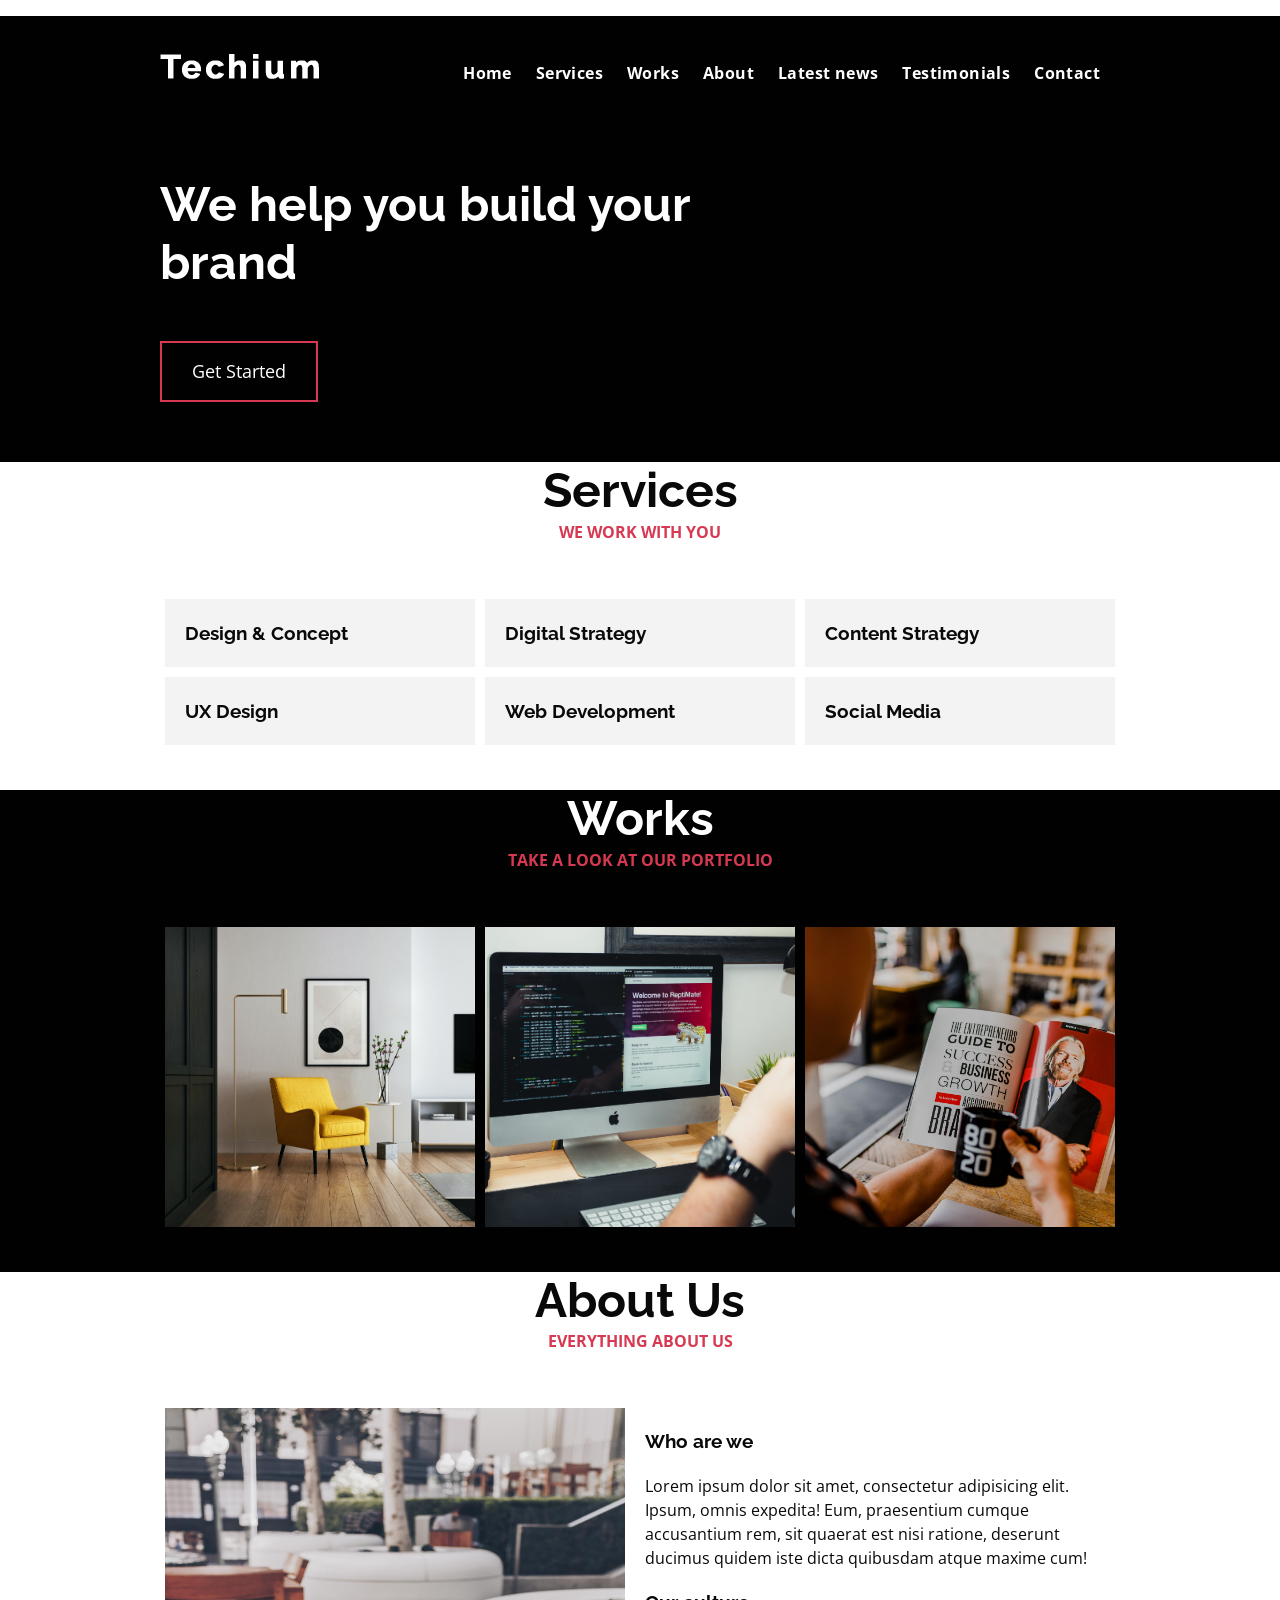
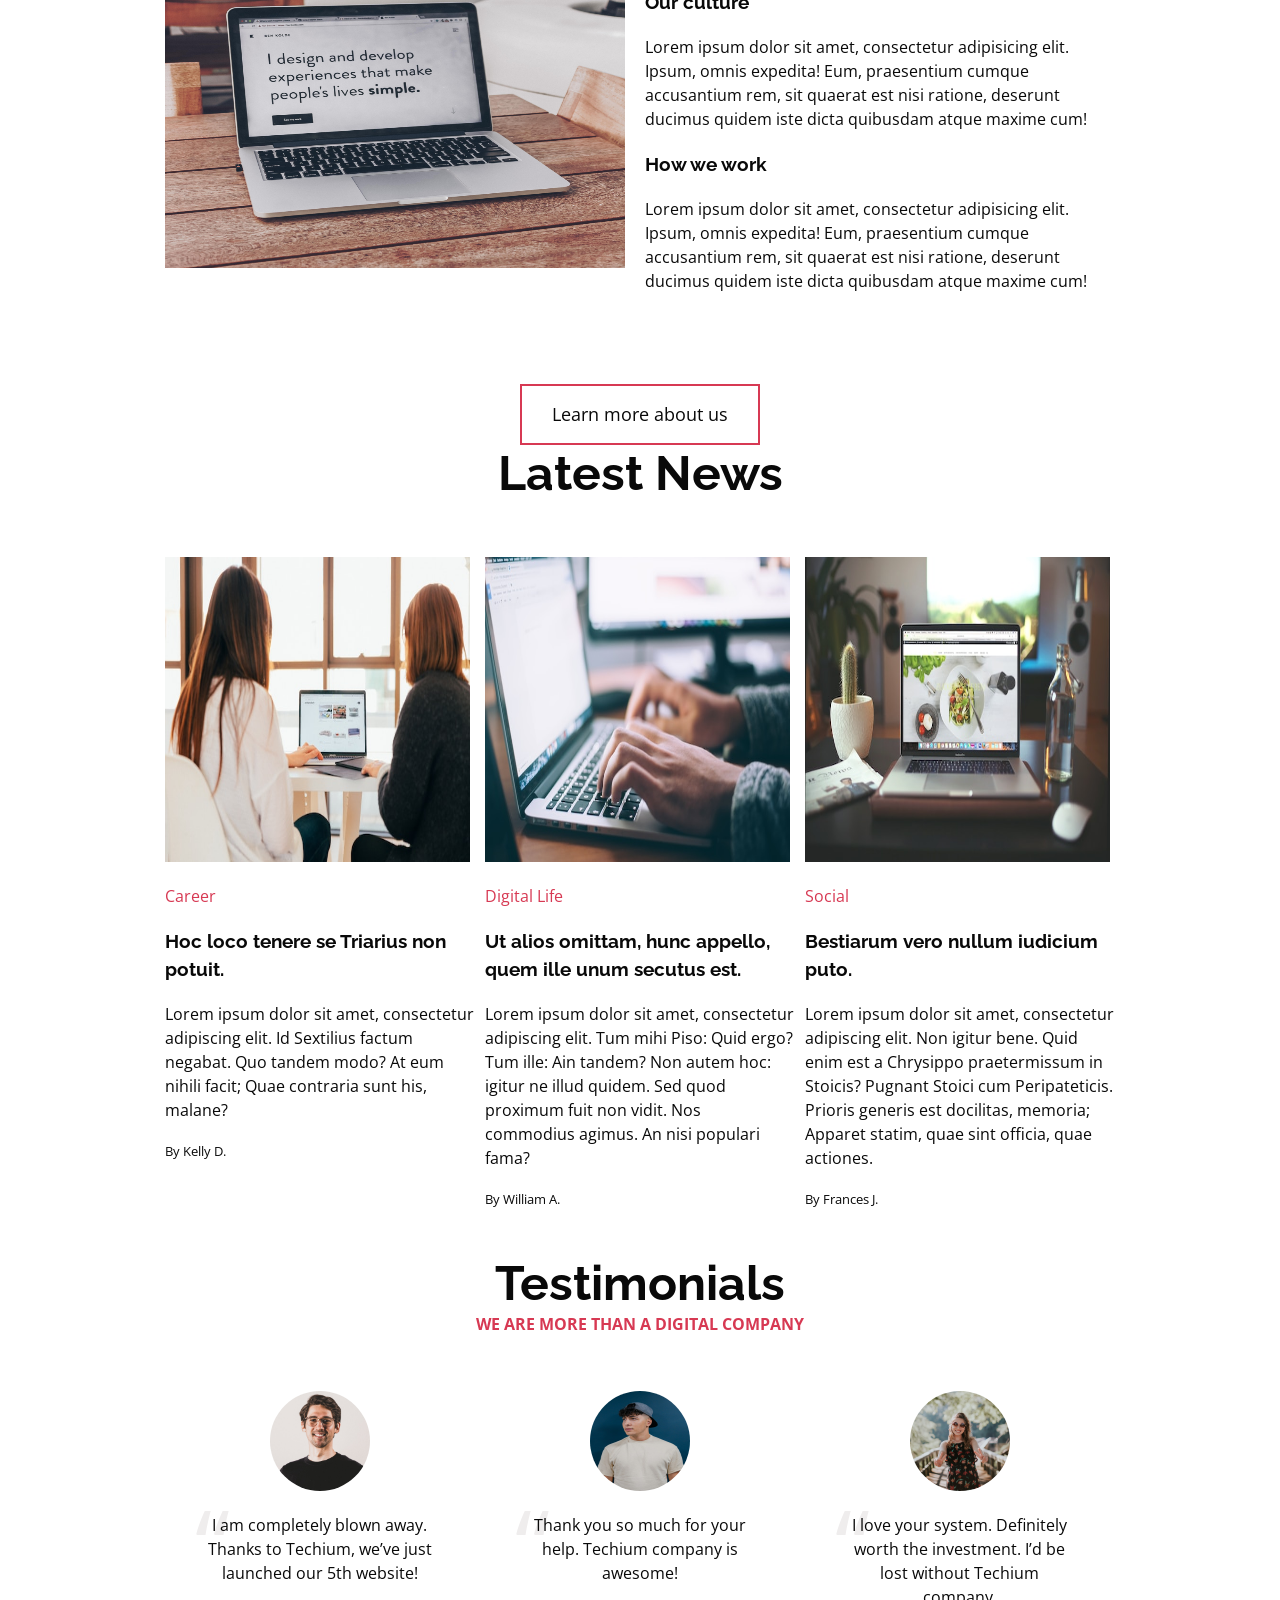
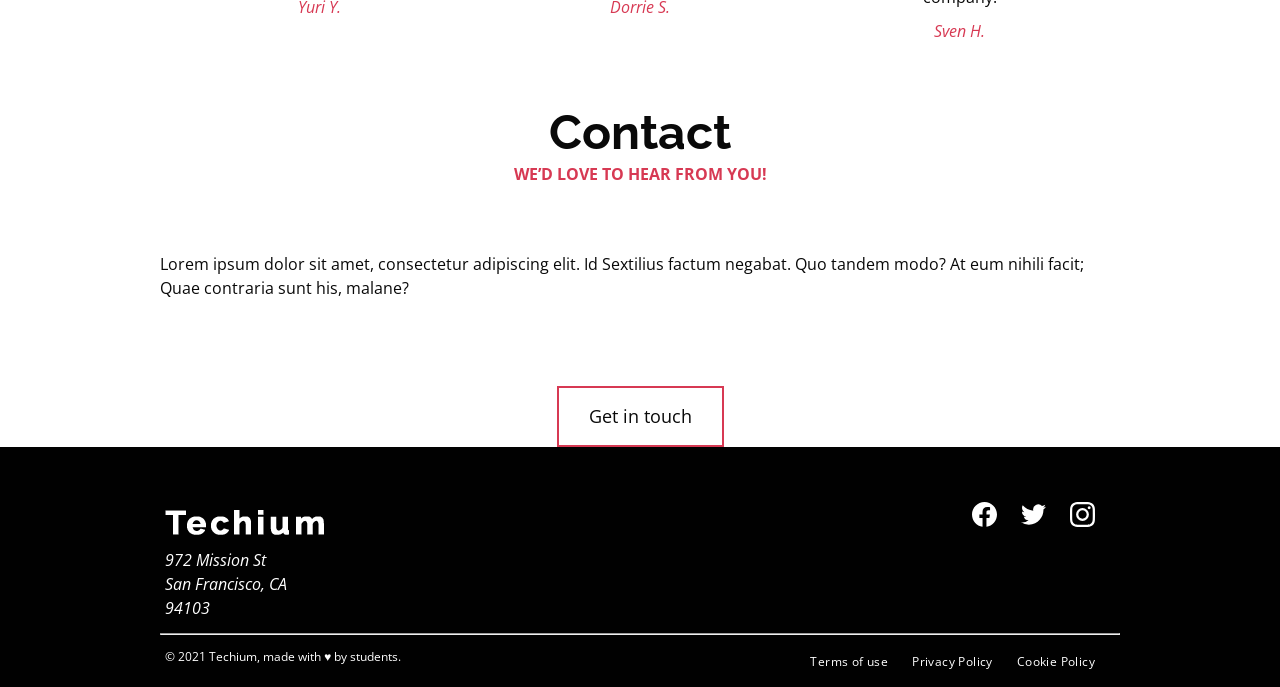
<file: flexbox/1-index.html>
<!DOCTYPE html>
<html lang="en" dir="ltr">
  <head>
    <meta charset="utf-8">
    <meta name="viewport" content="width=device-width, initial-scale=1, viewport-fit=cover">
    <title>Homepage - Techium</title>
    <meta name="description" content="Description of the page less than 150 characters">
    <link rel="icon" type="image/png" href="images/favicon.jpg">
    <link rel='stylesheet' href='1-styles.css'>
    <link href="https://fonts.googleapis.com/css?family=Open+Sans:400,700|Raleway:700&display=swap" rel="stylesheet"></p>

<p></head>
  <body>
    <!--Header -->
    <header class="header" data-section-theme="dark">
      <div class="container">
        <div class="header-logo">
          <a href="#">
            <img src="images/logo-white.png" alt="Techium logo" width="160" height="40">
          </a>
        </div>
        <nav class="navbar-menu">
          <ul class="nav">
            <li class="nav-item">
              <a href="#" class="nav-link">Home</a>
            </li>
            <li class="nav-item">
              <a href="#services" class="nav-link">Services</a>
            </li>
            <li class="nav-item">
              <a href="#works" class="nav-link">Works</a>
            </li>
            <li class="nav-item">
              <a href="#about" class="nav-link">About</a>
            </li>
            <li class="nav-item">
              <a href="#latest_news" class="nav-link">Latest news</a>
            </li>
            <li class="nav-item">
              <a href="#testimonials" class="nav-link">Testimonials</a>
            </li>
            <li class="nav-item">
              <a href="#contact" class="nav-link">Contact</a>
            </li>
          </ul>
        </nav>
      </div>
    </header>
    <!-- Main -->
    <main>
      <!-- Hero section -->
      <section class="section-hero" data-section-theme="dark">
        <div class="container">
          <div class="section-body">
            <section class="section-inner">
              <h2 class="section-title">We help you build your brand</h2>
              <a href="#" class="button">Get Started</a>
            </section>
          </div>
        </div>
      </section>
      <!-- Services section -->
      <section id="services" class="section-services">
        <div class="container">
          <header class="section-header">
            <h2 class="section-title">Services</h2>
            <p class="section-tagline">We work with you</p>
          </header>
          <div class="section-body">
            <ul class="row">
              <li class="col-1-3">
                <div class="card-services">
                  <h3 class="card-title"><a href="#">Design & Concept</a></h3>
                </div>
              </li>
              <li class="col-1-3">
                <div class="card-services">
                  <h3 class="card-title"><a href="#">Digital Strategy</a></h3>
                </div>
              </li>
              <li class="col-1-3">
                <div class="card-services">
                  <h3 class="card-title"><a href="#">Content Strategy</a></h3>
                </div>
              </li>
            </ul>
            <ul class="row">
              <li class="col-1-3">
                <div class="card-services">
                  <h3 class="card-title"><a href="#">UX Design</a></h3>
                </div>
              </li>
              <li class="col-1-3">
                <div class="card-services">
                  <h3 class="card-title"><a href="#">Web Development</a></h3>
                </div>
              </li>
              <li class="col-1-3">
                <div class="card-services">
                  <h3 class="card-title"><a href="#">Social Media</a></h3>
                </div>
              </li>
            </ul>
          </div>
        </div>
      </section>
      <!-- Works section -->
      <section id="works" class="section-works" data-section-theme="dark">
        <div class="container">
          <header class="section-header">
            <h2 class="section-title">Works</h2>
            <p class="section-tagline">Take a look at our portfolio</p>
          </header>
          <div class="section-body">
            <ul class="row">
              <li class="col-1-3">
                <article class="card-work">
                  <div class="card-outer">
                    <div class="card-image">
                      <img src="images/pic-work-01.jpg" alt="">
                    </div>
                    <div class="card-inner">
                      <h3 class="card-title"><a href="#">Interior Design</a></h3>
                    </div>
                  </div>
                </article>
              </li>
              <li class="col-1-3">
                <article class="card-work">
                  <div class="card-outer">
                    <div class="card-image">
                      <img src="images/pic-work-02.jpg" alt="">
                    </div>
                    <div class="card-inner">
                      <h3 class="card-title"><a href="#">Web Development</a></h3>
                    </div>
                  </div>
                </article>
              </li>
              <li class="col-1-3">
                <article class="card-work">
                  <div class="card-outer">
                    <div class="card-image">
                      <img src="images/pic-work-03.jpg" alt="">
                    </div>
                    <div class="card-inner">
                      <h3 class="card-title"><a href="#">Personal Development</a></h3>
                    </div>
                  </div>
                </article>
              </li>
            </ul>
          </div>
        </div>
      </section>
      <!-- About Us section -->
      <section id="about" class="section-about-us">
        <div class="container">
          <header class="section-header">
            <h2 class="section-title">About Us</h2>
            <p class="section-tagline">Everything about us</p>
          </header>
          <div class="section-body">
            <div class="row">
              <div class="col-1-2">
                <img src="images/pic-about-01.jpg" alt="" width="460" height="460">
              </div>
              <div class="col-1-2">
                <h3>Who are we</h3>
                <p>Lorem ipsum dolor sit amet, consectetur adipisicing elit. Ipsum, omnis expedita! Eum, praesentium cumque accusantium rem, sit quaerat est nisi ratione, deserunt ducimus quidem iste dicta quibusdam atque maxime cum!</p>
                <h3>Our culture</h3>
                <p>Lorem ipsum dolor sit amet, consectetur adipisicing elit. Ipsum, omnis expedita! Eum, praesentium cumque accusantium rem, sit quaerat est nisi ratione, deserunt ducimus quidem iste dicta quibusdam atque maxime cum!</p>
                <h3>How we work</h3>
                <p>Lorem ipsum dolor sit amet, consectetur adipisicing elit. Ipsum, omnis expedita! Eum, praesentium cumque accusantium rem, sit quaerat est nisi ratione, deserunt ducimus quidem iste dicta quibusdam atque maxime cum!</p>
              </div>
            </div>
          </div>
          <div class="section-footer">
            <a href="#" class="button">Learn more about us</a>
          </div>
        </div>
      </section>
      <!-- Latest news section -->
      <section id="latest_news" class="section-latest-news">
        <div class="container">
          <header class="section-header">
            <h2 class="section-title">Latest News</h2>
          </header>
          <div class="section-body">
            <ul class="row">
              <li class="col-1-3">
                <article class="card-blog">
                  <div>
                    <img src="images/pic-article-01.jpg" alt="" width="305" height="305">
                  </div>
                  <p class="card-category">Career</p>
                  <h3><a href="#">Hoc loco tenere se Triarius non potuit.</a></h3>
                  <p>Lorem ipsum dolor sit amet, consectetur adipiscing elit. Id Sextilius factum negabat. Quo tandem modo? At eum nihili facit; Quae contraria sunt his, malane?</p>
                  <small>By Kelly D.</small>
                </article>
              </li>
              <li class="col-1-3">
                <article class="card-blog">
                  <div>
                    <img src="images/pic-article-02.jpg" alt="" width="305" height="305">
                  </div>
                  <p class="card-category">Digital Life</p>
                  <h3><a href="#">Ut alios omittam, hunc appello, quem ille unum secutus est.</a></h3>
                  <p>Lorem ipsum dolor sit amet, consectetur adipiscing elit. Tum mihi Piso: Quid ergo? Tum ille: Ain tandem? Non autem hoc: igitur ne illud quidem. Sed quod proximum fuit non vidit. Nos commodius agimus. An nisi populari fama?</p>
                  <small>By William A.</small>
                </article>
              </li>
              <li class="col-1-3">
                <article class="card-blog">
                  <div>
                    <img src="images/pic-article-03.jpg" alt="" width="305" height="305">
                  </div>
                  <p class="card-category">Social</p>
                  <h3><a href="#">Bestiarum vero nullum iudicium puto.</a></h3>
                  <p>Lorem ipsum dolor sit amet, consectetur adipiscing elit. Non igitur bene. Quid enim est a Chrysippo praetermissum in Stoicis? Pugnant Stoici cum Peripateticis. Prioris generis est docilitas, memoria; Apparet statim, quae sint officia, quae actiones.</p>
                  <small>By Frances J.</small>
                </article>
              </li>
            </ul>
          </div>
        </div>
      </section>
      <!-- Testimonials section -->
      <section id="testimonial" class="section-testimonial">
        <div class="container">
          <header class="section-header">
            <h2 class="section-title">Testimonials</h2>
            <p class="section-tagline">We are more than a digital company</p>
          </header>
          <div class="section-body">
            <ul class="row">
              <li class="col-1-3">
                <article class="card-testimonial">
                  <img src="images/pic-person-01.jpg" alt="Yuri Y. avatar" width="100" height="100" class="card-avatar">
                  <blockquote class="card-quote">
                    <p>I am completely blown away. Thanks to Techium, we’ve just launched our 5th website!
                      <cite>Yuri Y.</cite>
                    </p>
                  </blockquote>
                </article>
              </li>
              <li class="col-1-3">
                <article class="card-testimonial">
                  <img src="images/pic-person-02.jpg" alt="Dorrie S. avatar" width="100" height="100" class="card-avatar">
                  <blockquote class="card-quote">
                    <p>Thank you so much for your help. Techium company is awesome!
                      <cite>Dorrie S.</cite>
                    </p>
                  </blockquote>
                </article>
              </li>
              <li class="col-1-3">
                <article class="card-testimonial">
                  <img src="images/pic-person-03.jpg" alt="Sven H. avatar" width="100" height="100" class="card-avatar">
                  <blockquote class="card-quote">
                    <p>I love your system. Definitely worth the investment. I’d be lost without Techium company.
                      <cite>Sven H.</cite>
                    </p>
                  </blockquote>
                </article>
              </li>
            </ul>
          </div>
        </div>
      </section>
      <!-- Contact section -->
      <section id="contact" class="section-contact">
        <div class="container">
          <header class="section-header">
            <h2 class="section-title">Contact</h2>
            <p class="section-tagline">We’d love to hear from you!</p>
          </header>
          <div class="section-body">
            <p>Lorem ipsum dolor sit amet, consectetur adipiscing elit. Id Sextilius factum negabat. Quo tandem modo? At eum nihili facit; Quae contraria sunt his, malane?</p>
          </div>
          <div class="section-footer">
            <a href="#" class="button">Get in touch</a>
          </div>
        </div>
      </section>
    </main>
    <!-- Footer -->
    <footer class="footer" data-section-theme="dark">
      <div  class="container">
        <div class="row">
          <div class="col-1-2">
            <img src="images/logo-white.png" alt="Techium logo" width="160" height="40">
            <address class="footer-address">
              972 Mission St<br>
              San Francisco, CA<br>
              94103
            </address>
          </div>
          <div class="col-1-2">
            <ul class="social nav">
              <li class="social-item nav-item">
                <a href="https://www.facebook.com" class="social-link">
                  <svg viewbox="0 0 24 24" xmlns="http://www.w3.org/2000/svg" width="25" height="25">
                    <title>
                      Facebook icon
                    </title>
                    <path d="M23.998 12c0-6.628-5.372-12-11.999-12C5.372 0 0 5.372 0 12c0 5.988 4.388 10.952 10.124 11.852v-8.384H7.078v-3.469h3.046V9.356c0-3.008 1.792-4.669 4.532-4.669 1.313 0 2.686.234 2.686.234v2.953H15.83c-1.49 0-1.955.925-1.955 1.874V12h3.328l-.532 3.469h-2.796v8.384c5.736-.9 10.124-5.864 10.124-11.853z"/>
                  </svg>
                </a>
              </li>
              <li class="social-item nav-item">
                <a href="https://twitter.com" class="social-link">
                  <svg viewbox="0 0 24 24" xmlns="http://www.w3.org/2000/svg" width="25" height="25">
                    <title>
                      Twitter icon
                    </title>
                    <path d="M23.954 4.569a10 10 0 0 1-2.825.775 4.958 4.958 0 0 0 2.163-2.723c-.951.555-2.005.959-3.127 1.184a4.92 4.92 0 0 0-8.384 4.482C7.691 8.094 4.066 6.13 1.64 3.161a4.822 4.822 0 0 0-.666 2.475c0 1.71.87 3.213 2.188 4.096a4.904 4.904 0 0 1-2.228-.616v.061a4.923 4.923 0 0 0 3.946 4.827 4.996 4.996 0 0 1-2.212.085 4.937 4.937 0 0 0 4.604 3.417 9.868 9.868 0 0 1-6.102 2.105c-.39 0-.779-.023-1.17-.067a13.995 13.995 0 0 0 7.557 2.209c9.054 0 13.999-7.496 13.999-13.986 0-.209 0-.42-.015-.63a9.936 9.936 0 0 0 2.46-2.548l-.047-.02z"/>
                  </svg>
                </a>
              </li>
              <li class="social-item nav-item">
                <a href="https://www.instagram.com" class="social-link">
                  <svg viewbox="0 0 24 24" xmlns="http://www.w3.org/2000/svg" width="25" height="25">
                    <title>
                      Instagram icon
                    </title>
                    <path d="M12 0C8.74 0 8.333.015 7.053.072 5.775.132 4.905.333 4.14.63c-.789.306-1.459.717-2.126 1.384S.935 3.35.63 4.14C.333 4.905.131 5.775.072 7.053.012 8.333 0 8.74 0 12s.015 3.667.072 4.947c.06 1.277.261 2.148.558 2.913a5.885 5.885 0 0 0 1.384 2.126A5.868 5.868 0 0 0 4.14 23.37c.766.296 1.636.499 2.913.558C8.333 23.988 8.74 24 12 24s3.667-.015 4.947-.072c1.277-.06 2.148-.262 2.913-.558a5.898 5.898 0 0 0 2.126-1.384 5.86 5.86 0 0 0 1.384-2.126c.296-.765.499-1.636.558-2.913.06-1.28.072-1.687.072-4.947s-.015-3.667-.072-4.947c-.06-1.277-.262-2.149-.558-2.913a5.89 5.89 0 0 0-1.384-2.126A5.847 5.847 0 0 0 19.86.63c-.765-.297-1.636-.499-2.913-.558C15.667.012 15.26 0 12 0zm0 2.16c3.203 0 3.585.016 4.85.071 1.17.055 1.805.249 2.227.415.562.217.96.477 1.382.896.419.42.679.819.896 1.381.164.422.36 1.057.413 2.227.057 1.266.07 1.646.07 4.85s-.015 3.585-.074 4.85c-.061 1.17-.256 1.805-.421 2.227a3.81 3.81 0 0 1-.899 1.382 3.744 3.744 0 0 1-1.38.896c-.42.164-1.065.36-2.235.413-1.274.057-1.649.07-4.859.07-3.211 0-3.586-.015-4.859-.074-1.171-.061-1.816-.256-2.236-.421a3.716 3.716 0 0 1-1.379-.899 3.644 3.644 0 0 1-.9-1.38c-.165-.42-.359-1.065-.42-2.235-.045-1.26-.061-1.649-.061-4.844 0-3.196.016-3.586.061-4.861.061-1.17.255-1.814.42-2.234.21-.57.479-.96.9-1.381.419-.419.81-.689 1.379-.898.42-.166 1.051-.361 2.221-.421 1.275-.045 1.65-.06 4.859-.06l.045.03zm0 3.678a6.162 6.162 0 1 0 0 12.324 6.162 6.162 0 1 0 0-12.324zM12 16c-2.21 0-4-1.79-4-4s1.79-4 4-4 4 1.79 4 4-1.79 4-4 4zm7.846-10.405a1.441 1.441 0 0 1-2.88 0 1.44 1.44 0 0 1 2.88 0z"/>
                  </svg>
                </a>
              </li>
            </ul>
          </div>
        </div>
        <hr>
        <div class="row">
          <div class="col-1-2">
            <p class="footer-copyright">© 2021 Techium, made with ♥ by students.</p>
          </div>
          <div class="col-1-2">
            <ul class="footer-nav nav">
              <li class="footer-nav-item nav-item">
                <a href="#" class="footer-nav-link">Terms of use</a>
              </li>
              <li class="footer-nav-item nav-item">
                <a href="#" class="footer-nav-link">Privacy Policy</a>
              </li>
              <li class="footer-nav-item nav-item">
                <a href="#" class="footer-nav-link">Cookie Policy</a>
              </li>
            </ul>
          </div>
        </div>
      </div>
    </footer>
  </body>
</html>
</file>
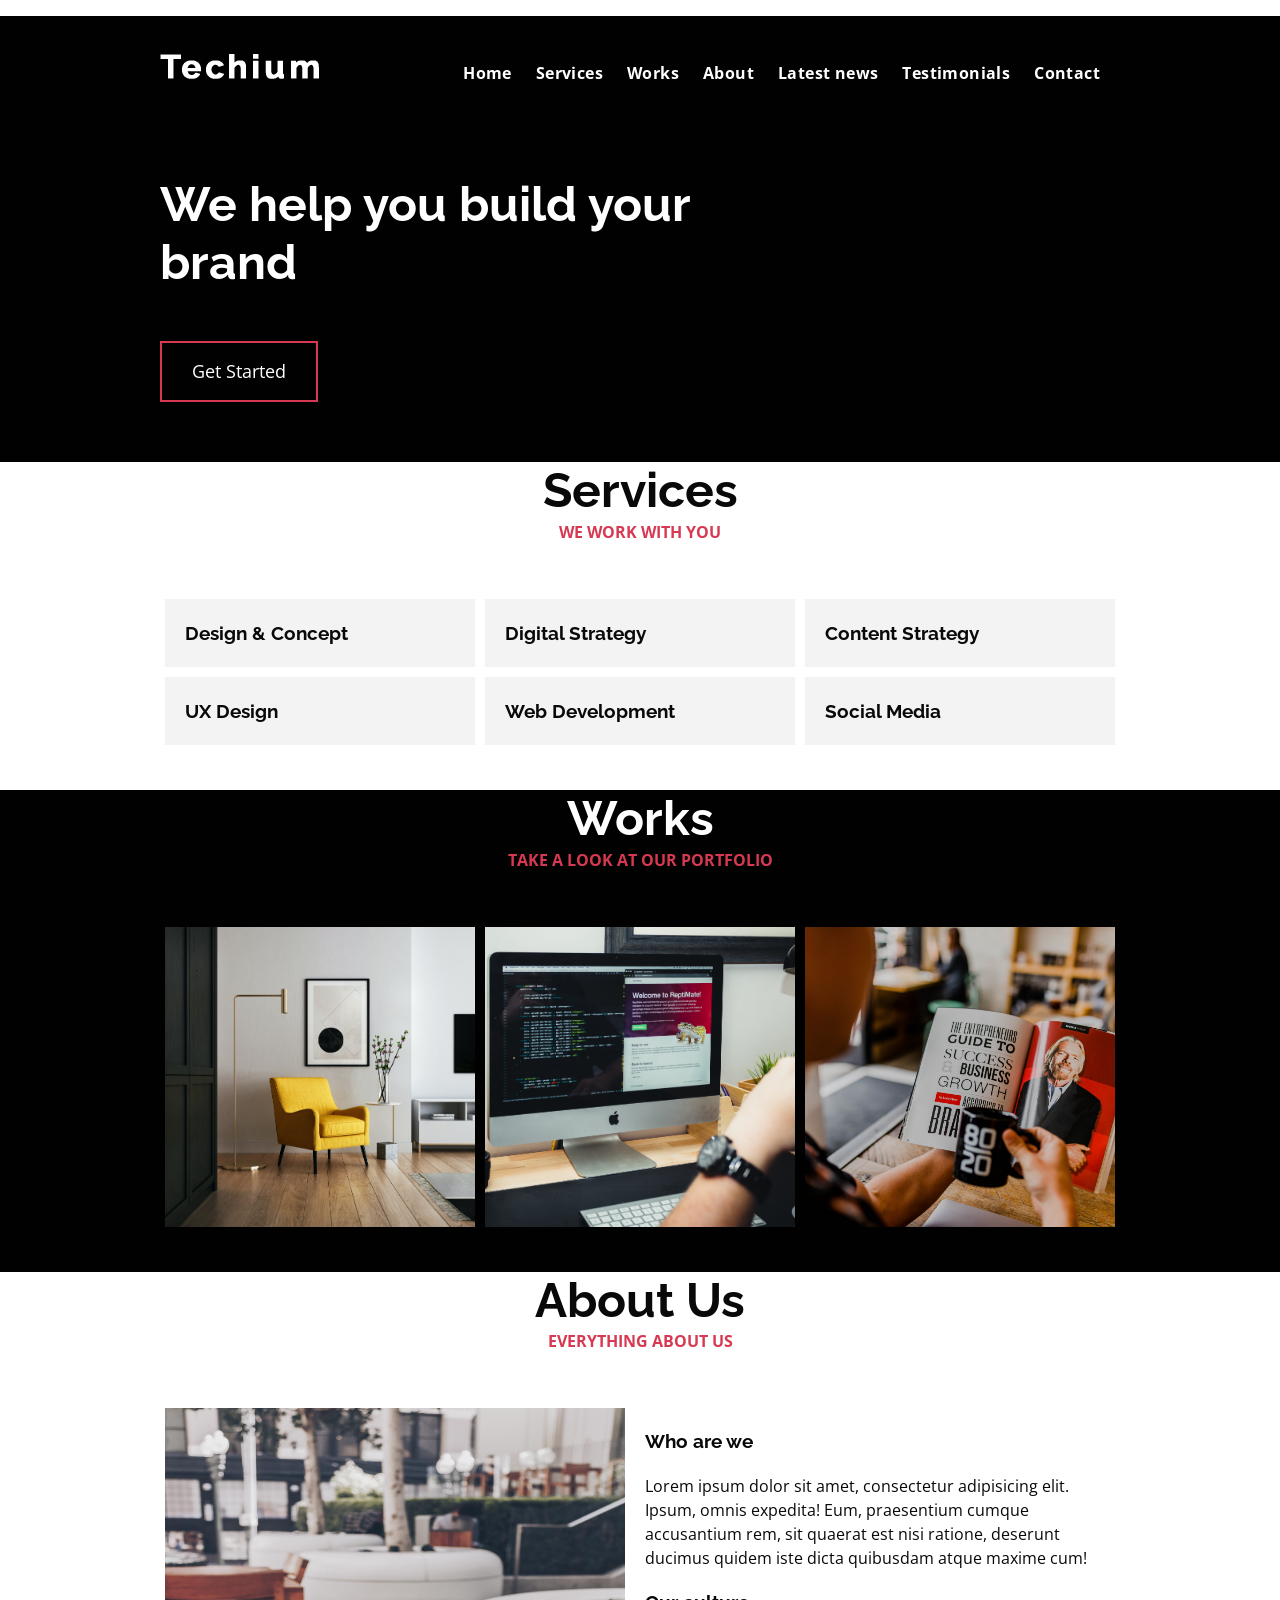
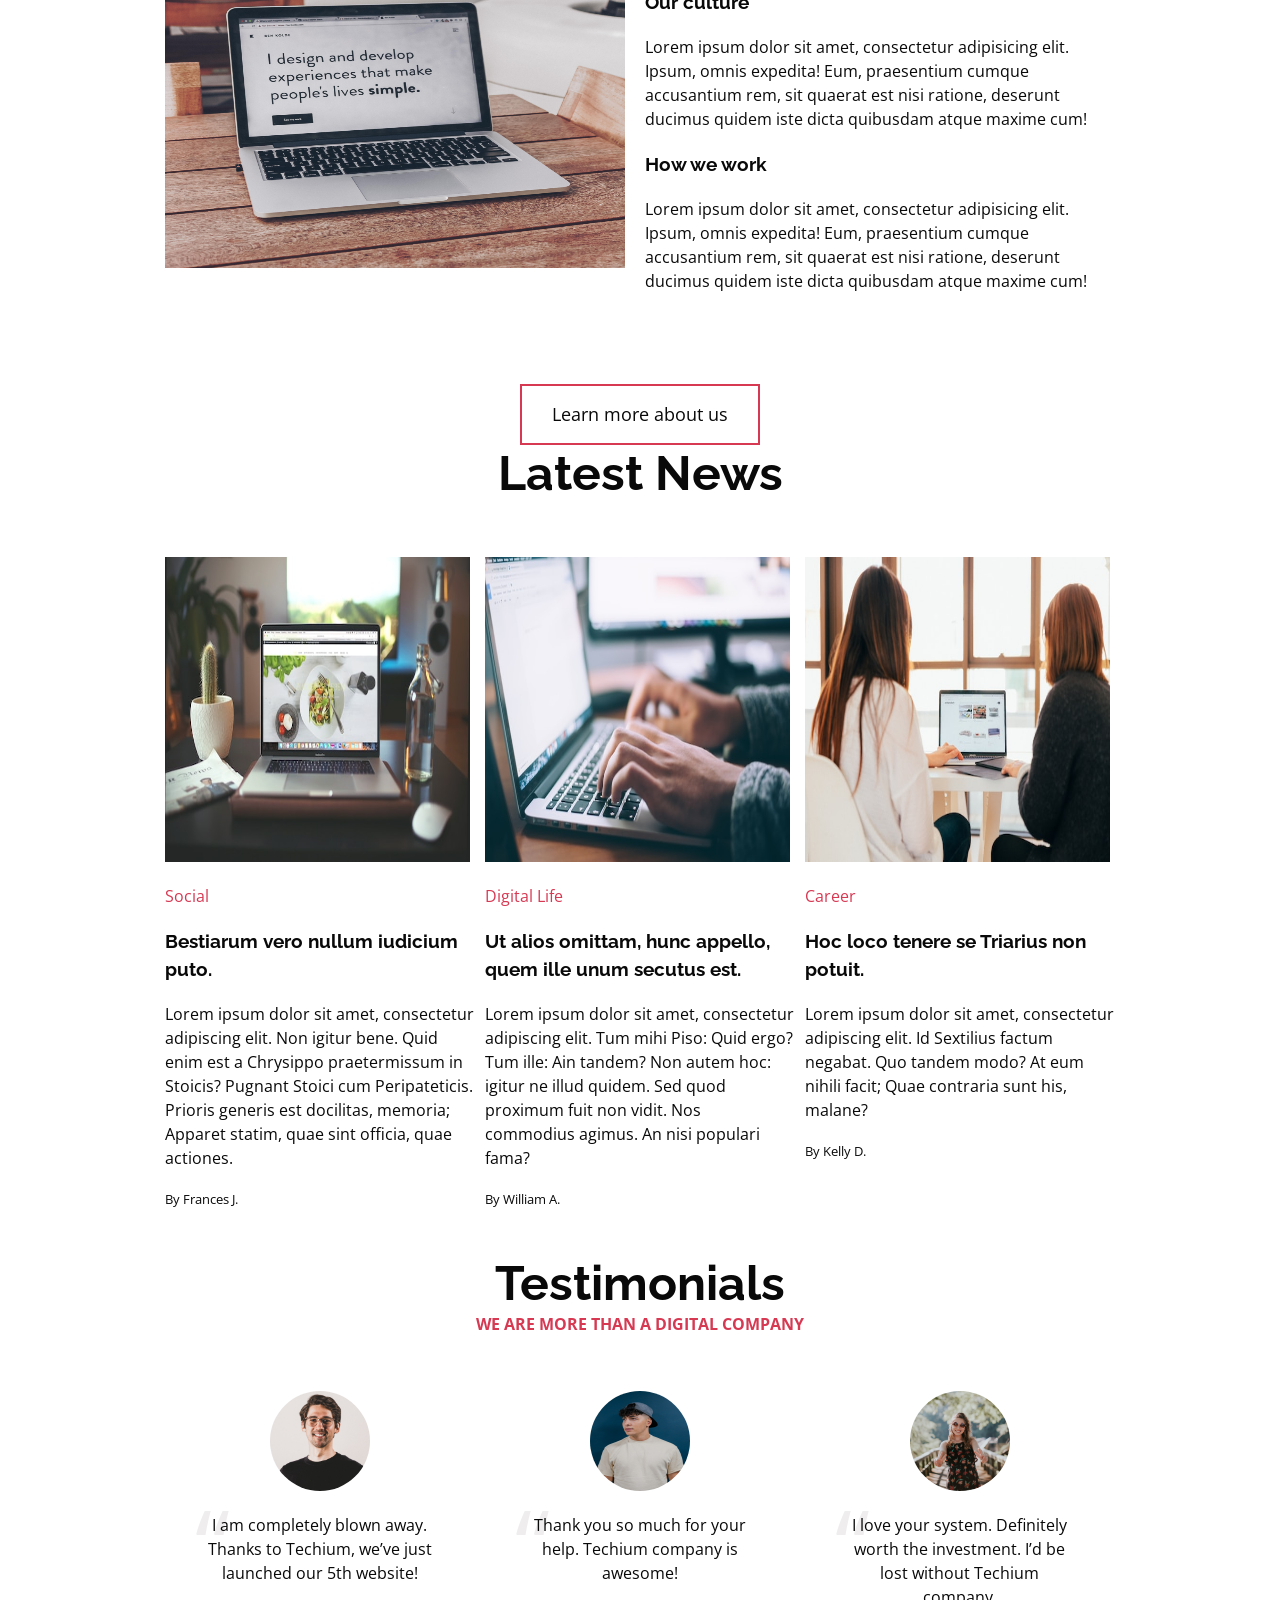
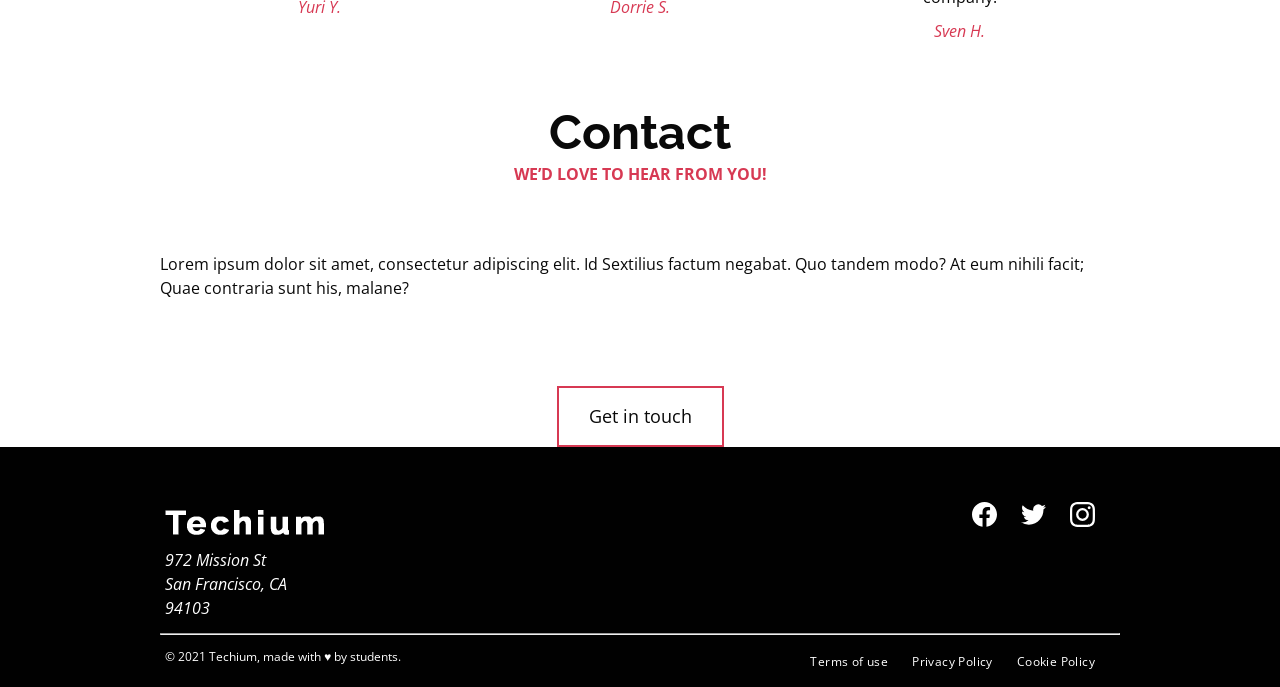
<file: flexbox/2-index.html>
<!DOCTYPE html>
<html lang="en" dir="ltr">
  <head>
    <meta charset="utf-8">
    <meta name="viewport" content="width=device-width, initial-scale=1, viewport-fit=cover">
    <title>Homepage - Techium</title>
    <meta name="description" content="Description of the page less than 150 characters">
    <link rel="icon" type="image/png" href="images/favicon.jpg">
    <link rel='stylesheet' href='2-styles.css'>
    <link href="https://fonts.googleapis.com/css?family=Open+Sans:400,700|Raleway:700&display=swap" rel="stylesheet"></p>

<p></head>
  <body>
    <!--Header -->
    <header class="header" data-section-theme="dark">
      <div class="container">
        <div class="header-logo">
          <a href="#">
            <img src="images/logo-white.png" alt="Techium logo" width="160" height="40">
          </a>
        </div>
        <nav class="navbar-menu">
          <ul class="nav">
            <li class="nav-item">
              <a href="#" class="nav-link">Home</a>
            </li>
            <li class="nav-item">
              <a href="#services" class="nav-link">Services</a>
            </li>
            <li class="nav-item">
              <a href="#works" class="nav-link">Works</a>
            </li>
            <li class="nav-item">
              <a href="#about" class="nav-link">About</a>
            </li>
            <li class="nav-item">
              <a href="#latest_news" class="nav-link">Latest news</a>
            </li>
            <li class="nav-item">
              <a href="#testimonials" class="nav-link">Testimonials</a>
            </li>
            <li class="nav-item">
              <a href="#contact" class="nav-link">Contact</a>
            </li>
          </ul>
        </nav>
      </div>
    </header>
    <!-- Main -->
    <main>
      <!-- Hero section -->
      <section class="section-hero" data-section-theme="dark">
        <div class="container">
          <div class="section-body">
            <section class="section-inner">
              <h2 class="section-title">We help you build your brand</h2>
              <a href="#" class="button">Get Started</a>
            </section>
          </div>
        </div>
      </section>
      <!-- Services section -->
      <section id="services" class="section-services">
        <div class="container">
          <header class="section-header">
            <h2 class="section-title">Services</h2>
            <p class="section-tagline">We work with you</p>
          </header>
          <div class="section-body">
            <ul class="row">
              <li class="col-1-3">
                <div class="card-services">
                  <h3 class="card-title"><a href="#">Design & Concept</a></h3>
                </div>
              </li>
              <li class="col-1-3">
                <div class="card-services">
                  <h3 class="card-title"><a href="#">Digital Strategy</a></h3>
                </div>
              </li>
              <li class="col-1-3">
                <div class="card-services">
                  <h3 class="card-title"><a href="#">Content Strategy</a></h3>
                </div>
              </li>
            </ul>
            <ul class="row">
              <li class="col-1-3">
                <div class="card-services">
                  <h3 class="card-title"><a href="#">UX Design</a></h3>
                </div>
              </li>
              <li class="col-1-3">
                <div class="card-services">
                  <h3 class="card-title"><a href="#">Web Development</a></h3>
                </div>
              </li>
              <li class="col-1-3">
                <div class="card-services">
                  <h3 class="card-title"><a href="#">Social Media</a></h3>
                </div>
              </li>
            </ul>
          </div>
        </div>
      </section>
      <!-- Works section -->
      <section id="works" class="section-works" data-section-theme="dark">
        <div class="container">
          <header class="section-header">
            <h2 class="section-title">Works</h2>
            <p class="section-tagline">Take a look at our portfolio</p>
          </header>
          <div class="section-body">
            <ul class="row">
              <li class="col-1-3">
                <article class="card-work">
                  <div class="card-outer">
                    <div class="card-image">
                      <img src="images/pic-work-01.jpg" alt="">
                    </div>
                    <div class="card-inner">
                      <h3 class="card-title"><a href="#">Interior Design</a></h3>
                    </div>
                  </div>
                </article>
              </li>
              <li class="col-1-3">
                <article class="card-work">
                  <div class="card-outer">
                    <div class="card-image">
                      <img src="images/pic-work-02.jpg" alt="">
                    </div>
                    <div class="card-inner">
                      <h3 class="card-title"><a href="#">Web Development</a></h3>
                    </div>
                  </div>
                </article>
              </li>
              <li class="col-1-3">
                <article class="card-work">
                  <div class="card-outer">
                    <div class="card-image">
                      <img src="images/pic-work-03.jpg" alt="">
                    </div>
                    <div class="card-inner">
                      <h3 class="card-title"><a href="#">Personal Development</a></h3>
                    </div>
                  </div>
                </article>
              </li>
            </ul>
          </div>
        </div>
      </section>
      <!-- About Us section -->
      <section id="about" class="section-about-us">
        <div class="container">
          <header class="section-header">
            <h2 class="section-title">About Us</h2>
            <p class="section-tagline">Everything about us</p>
          </header>
          <div class="section-body">
            <div class="row">
              <div class="col-1-2">
                <img src="images/pic-about-01.jpg" alt="" width="460" height="460">
              </div>
              <div class="col-1-2">
                <h3>Who are we</h3>
                <p>Lorem ipsum dolor sit amet, consectetur adipisicing elit. Ipsum, omnis expedita! Eum, praesentium cumque accusantium rem, sit quaerat est nisi ratione, deserunt ducimus quidem iste dicta quibusdam atque maxime cum!</p>
                <h3>Our culture</h3>
                <p>Lorem ipsum dolor sit amet, consectetur adipisicing elit. Ipsum, omnis expedita! Eum, praesentium cumque accusantium rem, sit quaerat est nisi ratione, deserunt ducimus quidem iste dicta quibusdam atque maxime cum!</p>
                <h3>How we work</h3>
                <p>Lorem ipsum dolor sit amet, consectetur adipisicing elit. Ipsum, omnis expedita! Eum, praesentium cumque accusantium rem, sit quaerat est nisi ratione, deserunt ducimus quidem iste dicta quibusdam atque maxime cum!</p>
              </div>
            </div>
          </div>
          <div class="section-footer">
            <a href="#" class="button">Learn more about us</a>
          </div>
        </div>
      </section>
      <!-- Latest news section -->
      <section id="latest_news" class="section-latest-news">
        <div class="container">
          <header class="section-header">
            <h2 class="section-title">Latest News</h2>
          </header>
          <div class="section-body">
            <ul class="row">
              <li class="col-1-3">
                <article class="card-blog">
                  <div>
                    <img src="images/pic-article-01.jpg" alt="" width="305" height="305">
                  </div>
                  <p class="card-category">Career</p>
                  <h3><a href="#">Hoc loco tenere se Triarius non potuit.</a></h3>
                  <p>Lorem ipsum dolor sit amet, consectetur adipiscing elit. Id Sextilius factum negabat. Quo tandem modo? At eum nihili facit; Quae contraria sunt his, malane?</p>
                  <small>By Kelly D.</small>
                </article>
              </li>
              <li class="col-1-3">
                <article class="card-blog">
                  <div>
                    <img src="images/pic-article-02.jpg" alt="" width="305" height="305">
                  </div>
                  <p class="card-category">Digital Life</p>
                  <h3><a href="#">Ut alios omittam, hunc appello, quem ille unum secutus est.</a></h3>
                  <p>Lorem ipsum dolor sit amet, consectetur adipiscing elit. Tum mihi Piso: Quid ergo? Tum ille: Ain tandem? Non autem hoc: igitur ne illud quidem. Sed quod proximum fuit non vidit. Nos commodius agimus. An nisi populari fama?</p>
                  <small>By William A.</small>
                </article>
              </li>
              <li class="col-1-3">
                <article class="card-blog">
                  <div>
                    <img src="images/pic-article-03.jpg" alt="" width="305" height="305">
                  </div>
                  <p class="card-category">Social</p>
                  <h3><a href="#">Bestiarum vero nullum iudicium puto.</a></h3>
                  <p>Lorem ipsum dolor sit amet, consectetur adipiscing elit. Non igitur bene. Quid enim est a Chrysippo praetermissum in Stoicis? Pugnant Stoici cum Peripateticis. Prioris generis est docilitas, memoria; Apparet statim, quae sint officia, quae actiones.</p>
                  <small>By Frances J.</small>
                </article>
              </li>
            </ul>
          </div>
        </div>
      </section>
      <!-- Testimonials section -->
      <section id="testimonial" class="section-testimonial">
        <div class="container">
          <header class="section-header">
            <h2 class="section-title">Testimonials</h2>
            <p class="section-tagline">We are more than a digital company</p>
          </header>
          <div class="section-body">
            <ul class="row">
              <li class="col-1-3">
                <article class="card-testimonial">
                  <img src="images/pic-person-01.jpg" alt="Yuri Y. avatar" width="100" height="100" class="card-avatar">
                  <blockquote class="card-quote">
                    <p>I am completely blown away. Thanks to Techium, we’ve just launched our 5th website!
                      <cite>Yuri Y.</cite>
                    </p>
                  </blockquote>
                </article>
              </li>
              <li class="col-1-3">
                <article class="card-testimonial">
                  <img src="images/pic-person-02.jpg" alt="Dorrie S. avatar" width="100" height="100" class="card-avatar">
                  <blockquote class="card-quote">
                    <p>Thank you so much for your help. Techium company is awesome!
                      <cite>Dorrie S.</cite>
                    </p>
                  </blockquote>
                </article>
              </li>
              <li class="col-1-3">
                <article class="card-testimonial">
                  <img src="images/pic-person-03.jpg" alt="Sven H. avatar" width="100" height="100" class="card-avatar">
                  <blockquote class="card-quote">
                    <p>I love your system. Definitely worth the investment. I’d be lost without Techium company.
                      <cite>Sven H.</cite>
                    </p>
                  </blockquote>
                </article>
              </li>
            </ul>
          </div>
        </div>
      </section>
      <!-- Contact section -->
      <section id="contact" class="section-contact">
        <div class="container">
          <header class="section-header">
            <h2 class="section-title">Contact</h2>
            <p class="section-tagline">We’d love to hear from you!</p>
          </header>
          <div class="section-body">
            <p>Lorem ipsum dolor sit amet, consectetur adipiscing elit. Id Sextilius factum negabat. Quo tandem modo? At eum nihili facit; Quae contraria sunt his, malane?</p>
          </div>
          <div class="section-footer">
            <a href="#" class="button">Get in touch</a>
          </div>
        </div>
      </section>
    </main>
    <!-- Footer -->
    <footer class="footer" data-section-theme="dark">
      <div  class="container">
        <div class="row">
          <div class="col-1-2">
            <img src="images/logo-white.png" alt="Techium logo" width="160" height="40">
            <address class="footer-address">
              972 Mission St<br>
              San Francisco, CA<br>
              94103
            </address>
          </div>
          <div class="col-1-2">
            <ul class="social nav">
              <li class="social-item nav-item">
                <a href="https://www.facebook.com" class="social-link">
                  <svg viewbox="0 0 24 24" xmlns="http://www.w3.org/2000/svg" width="25" height="25">
                    <title>
                      Facebook icon
                    </title>
                    <path d="M23.998 12c0-6.628-5.372-12-11.999-12C5.372 0 0 5.372 0 12c0 5.988 4.388 10.952 10.124 11.852v-8.384H7.078v-3.469h3.046V9.356c0-3.008 1.792-4.669 4.532-4.669 1.313 0 2.686.234 2.686.234v2.953H15.83c-1.49 0-1.955.925-1.955 1.874V12h3.328l-.532 3.469h-2.796v8.384c5.736-.9 10.124-5.864 10.124-11.853z"/>
                  </svg>
                </a>
              </li>
              <li class="social-item nav-item">
                <a href="https://twitter.com" class="social-link">
                  <svg viewbox="0 0 24 24" xmlns="http://www.w3.org/2000/svg" width="25" height="25">
                    <title>
                      Twitter icon
                    </title>
                    <path d="M23.954 4.569a10 10 0 0 1-2.825.775 4.958 4.958 0 0 0 2.163-2.723c-.951.555-2.005.959-3.127 1.184a4.92 4.92 0 0 0-8.384 4.482C7.691 8.094 4.066 6.13 1.64 3.161a4.822 4.822 0 0 0-.666 2.475c0 1.71.87 3.213 2.188 4.096a4.904 4.904 0 0 1-2.228-.616v.061a4.923 4.923 0 0 0 3.946 4.827 4.996 4.996 0 0 1-2.212.085 4.937 4.937 0 0 0 4.604 3.417 9.868 9.868 0 0 1-6.102 2.105c-.39 0-.779-.023-1.17-.067a13.995 13.995 0 0 0 7.557 2.209c9.054 0 13.999-7.496 13.999-13.986 0-.209 0-.42-.015-.63a9.936 9.936 0 0 0 2.46-2.548l-.047-.02z"/>
                  </svg>
                </a>
              </li>
              <li class="social-item nav-item">
                <a href="https://www.instagram.com" class="social-link">
                  <svg viewbox="0 0 24 24" xmlns="http://www.w3.org/2000/svg" width="25" height="25">
                    <title>
                      Instagram icon
                    </title>
                    <path d="M12 0C8.74 0 8.333.015 7.053.072 5.775.132 4.905.333 4.14.63c-.789.306-1.459.717-2.126 1.384S.935 3.35.63 4.14C.333 4.905.131 5.775.072 7.053.012 8.333 0 8.74 0 12s.015 3.667.072 4.947c.06 1.277.261 2.148.558 2.913a5.885 5.885 0 0 0 1.384 2.126A5.868 5.868 0 0 0 4.14 23.37c.766.296 1.636.499 2.913.558C8.333 23.988 8.74 24 12 24s3.667-.015 4.947-.072c1.277-.06 2.148-.262 2.913-.558a5.898 5.898 0 0 0 2.126-1.384 5.86 5.86 0 0 0 1.384-2.126c.296-.765.499-1.636.558-2.913.06-1.28.072-1.687.072-4.947s-.015-3.667-.072-4.947c-.06-1.277-.262-2.149-.558-2.913a5.89 5.89 0 0 0-1.384-2.126A5.847 5.847 0 0 0 19.86.63c-.765-.297-1.636-.499-2.913-.558C15.667.012 15.26 0 12 0zm0 2.16c3.203 0 3.585.016 4.85.071 1.17.055 1.805.249 2.227.415.562.217.96.477 1.382.896.419.42.679.819.896 1.381.164.422.36 1.057.413 2.227.057 1.266.07 1.646.07 4.85s-.015 3.585-.074 4.85c-.061 1.17-.256 1.805-.421 2.227a3.81 3.81 0 0 1-.899 1.382 3.744 3.744 0 0 1-1.38.896c-.42.164-1.065.36-2.235.413-1.274.057-1.649.07-4.859.07-3.211 0-3.586-.015-4.859-.074-1.171-.061-1.816-.256-2.236-.421a3.716 3.716 0 0 1-1.379-.899 3.644 3.644 0 0 1-.9-1.38c-.165-.42-.359-1.065-.42-2.235-.045-1.26-.061-1.649-.061-4.844 0-3.196.016-3.586.061-4.861.061-1.17.255-1.814.42-2.234.21-.57.479-.96.9-1.381.419-.419.81-.689 1.379-.898.42-.166 1.051-.361 2.221-.421 1.275-.045 1.65-.06 4.859-.06l.045.03zm0 3.678a6.162 6.162 0 1 0 0 12.324 6.162 6.162 0 1 0 0-12.324zM12 16c-2.21 0-4-1.79-4-4s1.79-4 4-4 4 1.79 4 4-1.79 4-4 4zm7.846-10.405a1.441 1.441 0 0 1-2.88 0 1.44 1.44 0 0 1 2.88 0z"/>
                  </svg>
                </a>
              </li>
            </ul>
          </div>
        </div>
        <hr>
        <div class="row">
          <div class="col-1-2">
            <p class="footer-copyright">© 2021 Techium, made with ♥ by students.</p>
          </div>
          <div class="col-1-2">
            <ul class="footer-nav nav">
              <li class="footer-nav-item nav-item">
                <a href="#" class="footer-nav-link">Terms of use</a>
              </li>
              <li class="footer-nav-item nav-item">
                <a href="#" class="footer-nav-link">Privacy Policy</a>
              </li>
              <li class="footer-nav-item nav-item">
                <a href="#" class="footer-nav-link">Cookie Policy</a>
              </li>
            </ul>
          </div>
        </div>
      </div>
    </footer>
  </body>
</html>
</file>
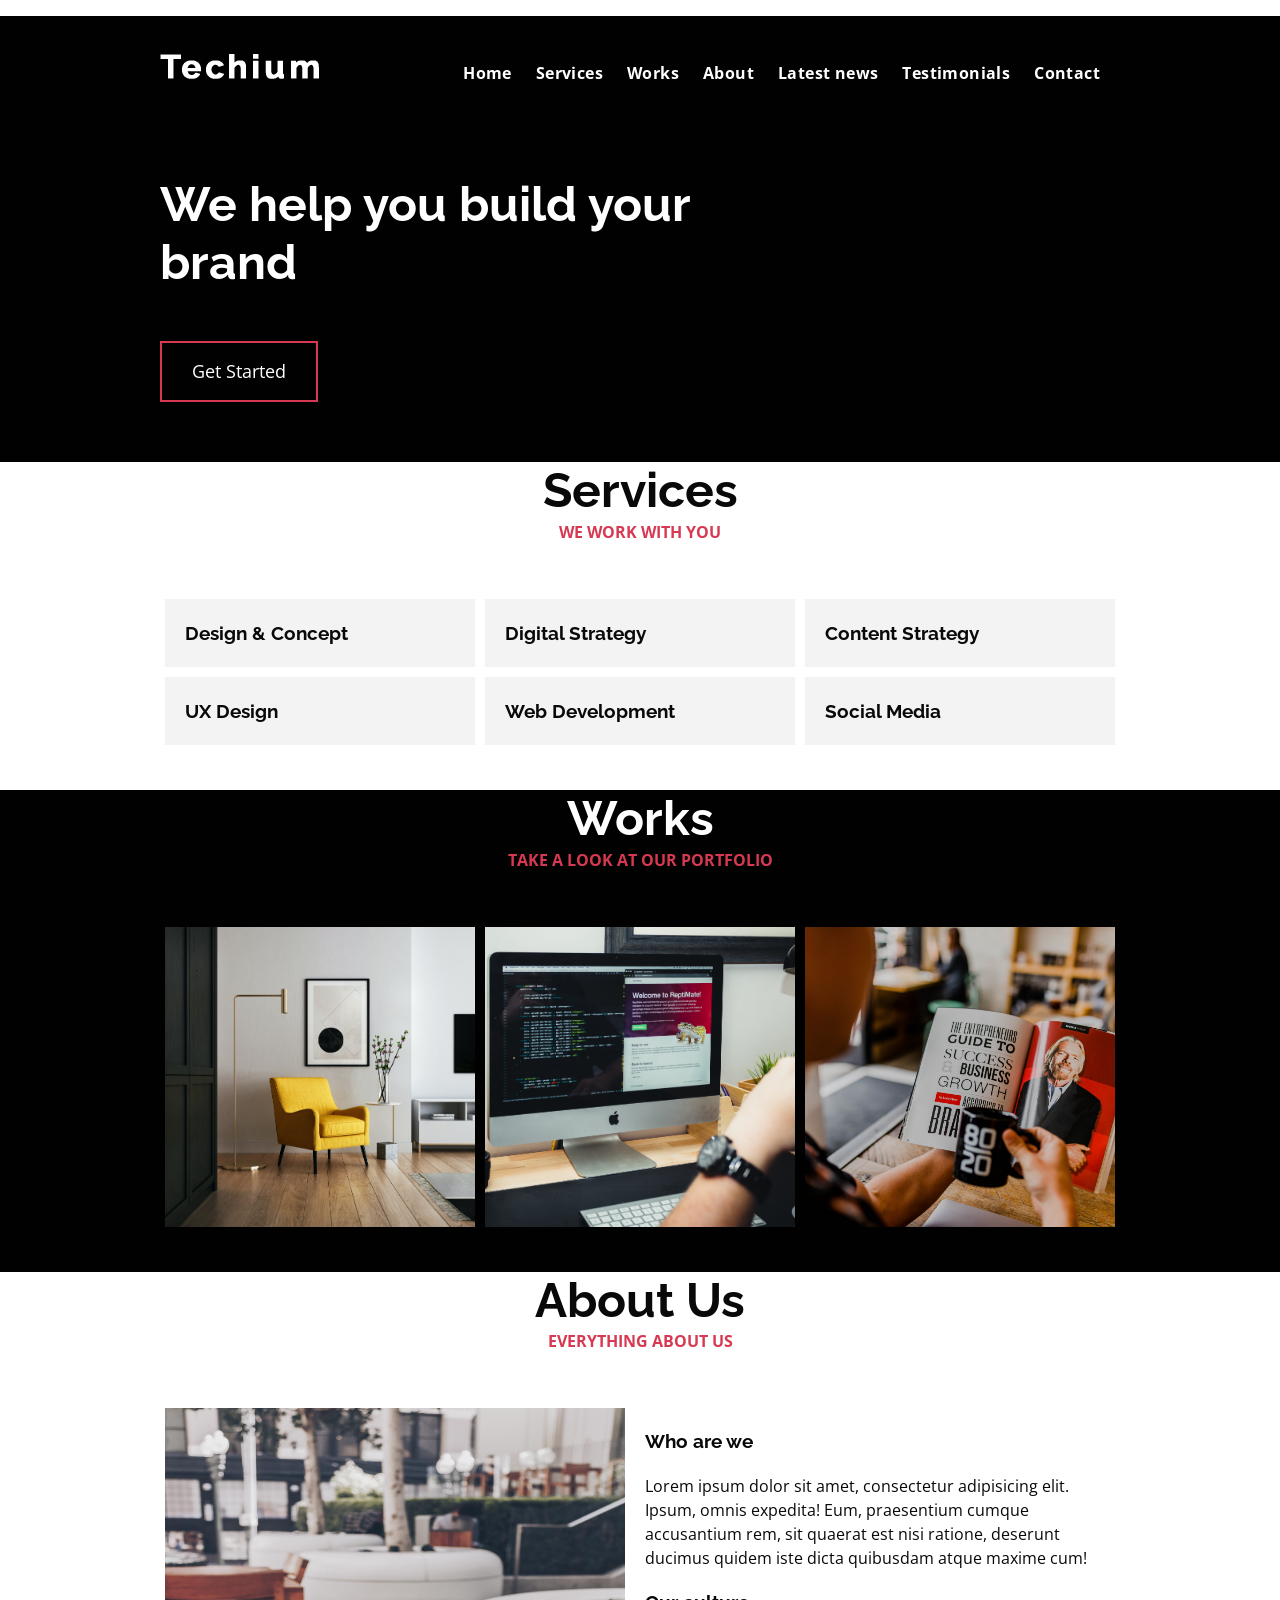
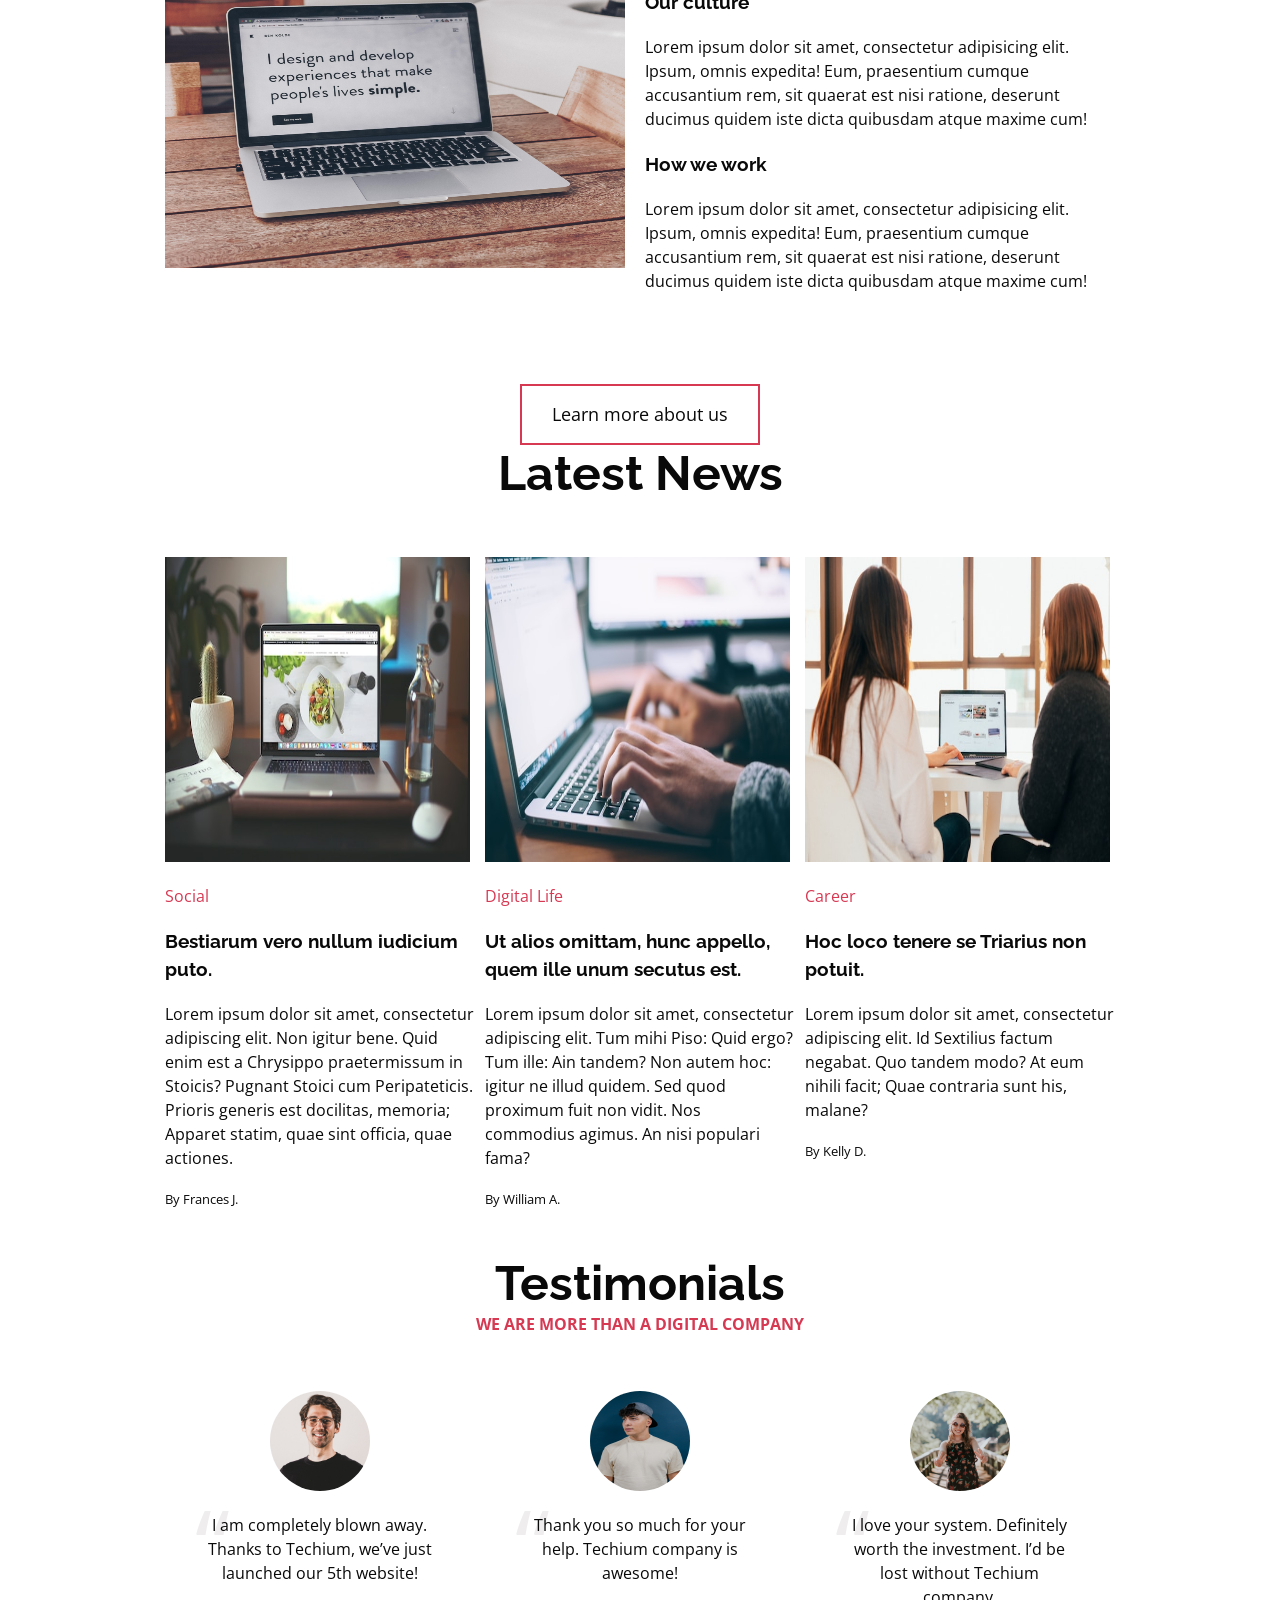
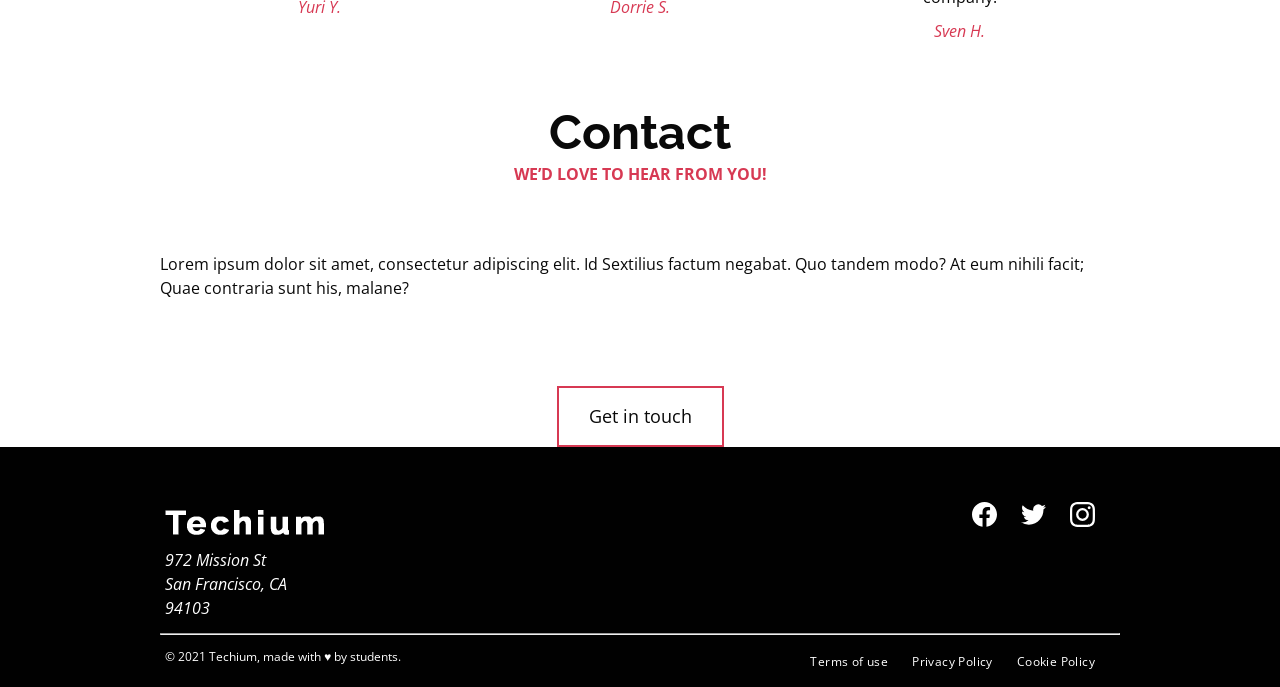
<file: flexbox/3-index.html>
<!DOCTYPE html>
<html lang="en" dir="ltr">
  <head>
    <meta charset="utf-8">
    <meta name="viewport" content="width=device-width, initial-scale=1, viewport-fit=cover">
    <title>Homepage - Techium</title>
    <meta name="description" content="Description of the page less than 150 characters">
    <link rel="icon" type="image/png" href="images/favicon.jpg">
    <link rel='stylesheet' href='3-styles.css'>
    <link href="https://fonts.googleapis.com/css?family=Open+Sans:400,700|Raleway:700&display=swap" rel="stylesheet"></p>

<p></head>
  <body>
    <!--Header -->
    <header class="header" data-section-theme="dark">
      <div class="container">
        <div class="header-logo">
          <a href="#">
            <img src="images/logo-white.png" alt="Techium logo" width="160" height="40">
          </a>
        </div>
        <nav class="navbar-menu">
          <ul class="nav">
            <li class="nav-item">
              <a href="#" class="nav-link">Home</a>
            </li>
            <li class="nav-item">
              <a href="#services" class="nav-link">Services</a>
            </li>
            <li class="nav-item">
              <a href="#works" class="nav-link">Works</a>
            </li>
            <li class="nav-item">
              <a href="#about" class="nav-link">About</a>
            </li>
            <li class="nav-item">
              <a href="#latest_news" class="nav-link">Latest news</a>
            </li>
            <li class="nav-item">
              <a href="#testimonials" class="nav-link">Testimonials</a>
            </li>
            <li class="nav-item">
              <a href="#contact" class="nav-link">Contact</a>
            </li>
          </ul>
        </nav>
      </div>
    </header>
    <!-- Main -->
    <main>
      <!-- Hero section -->
      <section class="section-hero" data-section-theme="dark">
        <div class="container">
          <div class="section-body">
            <section class="section-inner">
              <h2 class="section-title">We help you build your brand</h2>
              <a href="#" class="button">Get Started</a>
            </section>
          </div>
        </div>
      </section>
      <!-- Services section -->
      <section id="services" class="section-services">
        <div class="container">
          <header class="section-header">
            <h2 class="section-title">Services</h2>
            <p class="section-tagline">We work with you</p>
          </header>
          <div class="section-body">
            <ul class="row">
              <li class="col-1-3">
                <div class="card-services">
                  <h3 class="card-title"><a href="#">Design & Concept</a></h3>
                </div>
              </li>
              <li class="col-1-3">
                <div class="card-services">
                  <h3 class="card-title"><a href="#">Digital Strategy</a></h3>
                </div>
              </li>
              <li class="col-1-3">
                <div class="card-services">
                  <h3 class="card-title"><a href="#">Content Strategy</a></h3>
                </div>
              </li>
              <li class="col-1-3">
                <div class="card-services">
                  <h3 class="card-title"><a href="#">UX Design</a></h3>
                </div>
              </li>
              <li class="col-1-3">
                <div class="card-services">
                  <h3 class="card-title"><a href="#">Web Development</a></h3>
                </div>
              </li>
              <li class="col-1-3">
                <div class="card-services">
                  <h3 class="card-title"><a href="#">Social Media</a></h3>
                </div>
              </li>
            </ul>
          </div>
        </div>
      </section>
      <!-- Works section -->
      <section id="works" class="section-works" data-section-theme="dark">
        <div class="container">
          <header class="section-header">
            <h2 class="section-title">Works</h2>
            <p class="section-tagline">Take a look at our portfolio</p>
          </header>
          <div class="section-body">
            <ul class="row">
              <li class="col-1-3">
                <article class="card-work">
                  <div class="card-outer">
                    <div class="card-image">
                      <img src="images/pic-work-01.jpg" alt="">
                    </div>
                    <div class="card-inner">
                      <h3 class="card-title"><a href="#">Interior Design</a></h3>
                    </div>
                  </div>
                </article>
              </li>
              <li class="col-1-3">
                <article class="card-work">
                  <div class="card-outer">
                    <div class="card-image">
                      <img src="images/pic-work-02.jpg" alt="">
                    </div>
                    <div class="card-inner">
                      <h3 class="card-title"><a href="#">Web Development</a></h3>
                    </div>
                  </div>
                </article>
              </li>
              <li class="col-1-3">
                <article class="card-work">
                  <div class="card-outer">
                    <div class="card-image">
                      <img src="images/pic-work-03.jpg" alt="">
                    </div>
                    <div class="card-inner">
                      <h3 class="card-title"><a href="#">Personal Development</a></h3>
                    </div>
                  </div>
                </article>
              </li>
            </ul>
          </div>
        </div>
      </section>
      <!-- About Us section -->
      <section id="about" class="section-about-us">
        <div class="container">
          <header class="section-header">
            <h2 class="section-title">About Us</h2>
            <p class="section-tagline">Everything about us</p>
          </header>
          <div class="section-body">
            <div class="row">
              <div class="col-1-2">
                <img src="images/pic-about-01.jpg" alt="" width="460" height="460">
              </div>
              <div class="col-1-2">
                <h3>Who are we</h3>
                <p>Lorem ipsum dolor sit amet, consectetur adipisicing elit. Ipsum, omnis expedita! Eum, praesentium cumque accusantium rem, sit quaerat est nisi ratione, deserunt ducimus quidem iste dicta quibusdam atque maxime cum!</p>
                <h3>Our culture</h3>
                <p>Lorem ipsum dolor sit amet, consectetur adipisicing elit. Ipsum, omnis expedita! Eum, praesentium cumque accusantium rem, sit quaerat est nisi ratione, deserunt ducimus quidem iste dicta quibusdam atque maxime cum!</p>
                <h3>How we work</h3>
                <p>Lorem ipsum dolor sit amet, consectetur adipisicing elit. Ipsum, omnis expedita! Eum, praesentium cumque accusantium rem, sit quaerat est nisi ratione, deserunt ducimus quidem iste dicta quibusdam atque maxime cum!</p>
              </div>
            </div>
          </div>
          <div class="section-footer">
            <a href="#" class="button">Learn more about us</a>
          </div>
        </div>
      </section>
      <!-- Latest news section -->
      <section id="latest_news" class="section-latest-news">
        <div class="container">
          <header class="section-header">
            <h2 class="section-title">Latest News</h2>
          </header>
          <div class="section-body">
            <ul class="row">
              <li class="col-1-3">
                <article class="card-blog">
                  <div>
                    <img src="images/pic-article-01.jpg" alt="" width="305" height="305">
                  </div>
                  <p class="card-category">Career</p>
                  <h3><a href="#">Hoc loco tenere se Triarius non potuit.</a></h3>
                  <p>Lorem ipsum dolor sit amet, consectetur adipiscing elit. Id Sextilius factum negabat. Quo tandem modo? At eum nihili facit; Quae contraria sunt his, malane?</p>
                  <small>By Kelly D.</small>
                </article>
              </li>
              <li class="col-1-3">
                <article class="card-blog">
                  <div>
                    <img src="images/pic-article-02.jpg" alt="" width="305" height="305">
                  </div>
                  <p class="card-category">Digital Life</p>
                  <h3><a href="#">Ut alios omittam, hunc appello, quem ille unum secutus est.</a></h3>
                  <p>Lorem ipsum dolor sit amet, consectetur adipiscing elit. Tum mihi Piso: Quid ergo? Tum ille: Ain tandem? Non autem hoc: igitur ne illud quidem. Sed quod proximum fuit non vidit. Nos commodius agimus. An nisi populari fama?</p>
                  <small>By William A.</small>
                </article>
              </li>
              <li class="col-1-3">
                <article class="card-blog">
                  <div>
                    <img src="images/pic-article-03.jpg" alt="" width="305" height="305">
                  </div>
                  <p class="card-category">Social</p>
                  <h3><a href="#">Bestiarum vero nullum iudicium puto.</a></h3>
                  <p>Lorem ipsum dolor sit amet, consectetur adipiscing elit. Non igitur bene. Quid enim est a Chrysippo praetermissum in Stoicis? Pugnant Stoici cum Peripateticis. Prioris generis est docilitas, memoria; Apparet statim, quae sint officia, quae actiones.</p>
                  <small>By Frances J.</small>
                </article>
              </li>
            </ul>
          </div>
        </div>
      </section>
      <!-- Testimonials section -->
      <section id="testimonial" class="section-testimonial">
        <div class="container">
          <header class="section-header">
            <h2 class="section-title">Testimonials</h2>
            <p class="section-tagline">We are more than a digital company</p>
          </header>
          <div class="section-body">
            <ul class="row">
              <li class="col-1-3">
                <article class="card-testimonial">
                  <img src="images/pic-person-01.jpg" alt="Yuri Y. avatar" width="100" height="100" class="card-avatar">
                  <blockquote class="card-quote">
                    <p>I am completely blown away. Thanks to Techium, we’ve just launched our 5th website!
                      <cite>Yuri Y.</cite>
                    </p>
                  </blockquote>
                </article>
              </li>
              <li class="col-1-3">
                <article class="card-testimonial">
                  <img src="images/pic-person-02.jpg" alt="Dorrie S. avatar" width="100" height="100" class="card-avatar">
                  <blockquote class="card-quote">
                    <p>Thank you so much for your help. Techium company is awesome!
                      <cite>Dorrie S.</cite>
                    </p>
                  </blockquote>
                </article>
              </li>
              <li class="col-1-3">
                <article class="card-testimonial">
                  <img src="images/pic-person-03.jpg" alt="Sven H. avatar" width="100" height="100" class="card-avatar">
                  <blockquote class="card-quote">
                    <p>I love your system. Definitely worth the investment. I’d be lost without Techium company.
                      <cite>Sven H.</cite>
                    </p>
                  </blockquote>
                </article>
              </li>
            </ul>
          </div>
        </div>
      </section>
      <!-- Contact section -->
      <section id="contact" class="section-contact">
        <div class="container">
          <header class="section-header">
            <h2 class="section-title">Contact</h2>
            <p class="section-tagline">We’d love to hear from you!</p>
          </header>
          <div class="section-body">
            <p>Lorem ipsum dolor sit amet, consectetur adipiscing elit. Id Sextilius factum negabat. Quo tandem modo? At eum nihili facit; Quae contraria sunt his, malane?</p>
          </div>
          <div class="section-footer">
            <a href="#" class="button">Get in touch</a>
          </div>
        </div>
      </section>
    </main>
    <!-- Footer -->
    <footer class="footer" data-section-theme="dark">
      <div  class="container">
        <div class="row">
          <div class="col-1-2">
            <img src="images/logo-white.png" alt="Techium logo" width="160" height="40">
            <address class="footer-address">
              972 Mission St<br>
              San Francisco, CA<br>
              94103
            </address>
          </div>
          <div class="col-1-2">
            <ul class="social nav">
              <li class="social-item nav-item">
                <a href="https://www.facebook.com" class="social-link">
                  <svg viewbox="0 0 24 24" xmlns="http://www.w3.org/2000/svg" width="25" height="25">
                    <title>
                      Facebook icon
                    </title>
                    <path d="M23.998 12c0-6.628-5.372-12-11.999-12C5.372 0 0 5.372 0 12c0 5.988 4.388 10.952 10.124 11.852v-8.384H7.078v-3.469h3.046V9.356c0-3.008 1.792-4.669 4.532-4.669 1.313 0 2.686.234 2.686.234v2.953H15.83c-1.49 0-1.955.925-1.955 1.874V12h3.328l-.532 3.469h-2.796v8.384c5.736-.9 10.124-5.864 10.124-11.853z"/>
                  </svg>
                </a>
              </li>
              <li class="social-item nav-item">
                <a href="https://twitter.com" class="social-link">
                  <svg viewbox="0 0 24 24" xmlns="http://www.w3.org/2000/svg" width="25" height="25">
                    <title>
                      Twitter icon
                    </title>
                    <path d="M23.954 4.569a10 10 0 0 1-2.825.775 4.958 4.958 0 0 0 2.163-2.723c-.951.555-2.005.959-3.127 1.184a4.92 4.92 0 0 0-8.384 4.482C7.691 8.094 4.066 6.13 1.64 3.161a4.822 4.822 0 0 0-.666 2.475c0 1.71.87 3.213 2.188 4.096a4.904 4.904 0 0 1-2.228-.616v.061a4.923 4.923 0 0 0 3.946 4.827 4.996 4.996 0 0 1-2.212.085 4.937 4.937 0 0 0 4.604 3.417 9.868 9.868 0 0 1-6.102 2.105c-.39 0-.779-.023-1.17-.067a13.995 13.995 0 0 0 7.557 2.209c9.054 0 13.999-7.496 13.999-13.986 0-.209 0-.42-.015-.63a9.936 9.936 0 0 0 2.46-2.548l-.047-.02z"/>
                  </svg>
                </a>
              </li>
              <li class="social-item nav-item">
                <a href="https://www.instagram.com" class="social-link">
                  <svg viewbox="0 0 24 24" xmlns="http://www.w3.org/2000/svg" width="25" height="25">
                    <title>
                      Instagram icon
                    </title>
                    <path d="M12 0C8.74 0 8.333.015 7.053.072 5.775.132 4.905.333 4.14.63c-.789.306-1.459.717-2.126 1.384S.935 3.35.63 4.14C.333 4.905.131 5.775.072 7.053.012 8.333 0 8.74 0 12s.015 3.667.072 4.947c.06 1.277.261 2.148.558 2.913a5.885 5.885 0 0 0 1.384 2.126A5.868 5.868 0 0 0 4.14 23.37c.766.296 1.636.499 2.913.558C8.333 23.988 8.74 24 12 24s3.667-.015 4.947-.072c1.277-.06 2.148-.262 2.913-.558a5.898 5.898 0 0 0 2.126-1.384 5.86 5.86 0 0 0 1.384-2.126c.296-.765.499-1.636.558-2.913.06-1.28.072-1.687.072-4.947s-.015-3.667-.072-4.947c-.06-1.277-.262-2.149-.558-2.913a5.89 5.89 0 0 0-1.384-2.126A5.847 5.847 0 0 0 19.86.63c-.765-.297-1.636-.499-2.913-.558C15.667.012 15.26 0 12 0zm0 2.16c3.203 0 3.585.016 4.85.071 1.17.055 1.805.249 2.227.415.562.217.96.477 1.382.896.419.42.679.819.896 1.381.164.422.36 1.057.413 2.227.057 1.266.07 1.646.07 4.85s-.015 3.585-.074 4.85c-.061 1.17-.256 1.805-.421 2.227a3.81 3.81 0 0 1-.899 1.382 3.744 3.744 0 0 1-1.38.896c-.42.164-1.065.36-2.235.413-1.274.057-1.649.07-4.859.07-3.211 0-3.586-.015-4.859-.074-1.171-.061-1.816-.256-2.236-.421a3.716 3.716 0 0 1-1.379-.899 3.644 3.644 0 0 1-.9-1.38c-.165-.42-.359-1.065-.42-2.235-.045-1.26-.061-1.649-.061-4.844 0-3.196.016-3.586.061-4.861.061-1.17.255-1.814.42-2.234.21-.57.479-.96.9-1.381.419-.419.81-.689 1.379-.898.42-.166 1.051-.361 2.221-.421 1.275-.045 1.65-.06 4.859-.06l.045.03zm0 3.678a6.162 6.162 0 1 0 0 12.324 6.162 6.162 0 1 0 0-12.324zM12 16c-2.21 0-4-1.79-4-4s1.79-4 4-4 4 1.79 4 4-1.79 4-4 4zm7.846-10.405a1.441 1.441 0 0 1-2.88 0 1.44 1.44 0 0 1 2.88 0z"/>
                  </svg>
                </a>
              </li>
            </ul>
          </div>
        </div>
        <hr>
        <div class="row">
          <div class="col-1-2">
            <p class="footer-copyright">© 2021 Techium, made with ♥ by students.</p>
          </div>
          <div class="col-1-2">
            <ul class="footer-nav nav">
              <li class="footer-nav-item nav-item">
                <a href="#" class="footer-nav-link">Terms of use</a>
              </li>
              <li class="footer-nav-item nav-item">
                <a href="#" class="footer-nav-link">Privacy Policy</a>
              </li>
              <li class="footer-nav-item nav-item">
                <a href="#" class="footer-nav-link">Cookie Policy</a>
              </li>
            </ul>
          </div>
        </div>
      </div>
    </footer>
  </body>
</html>
</file>
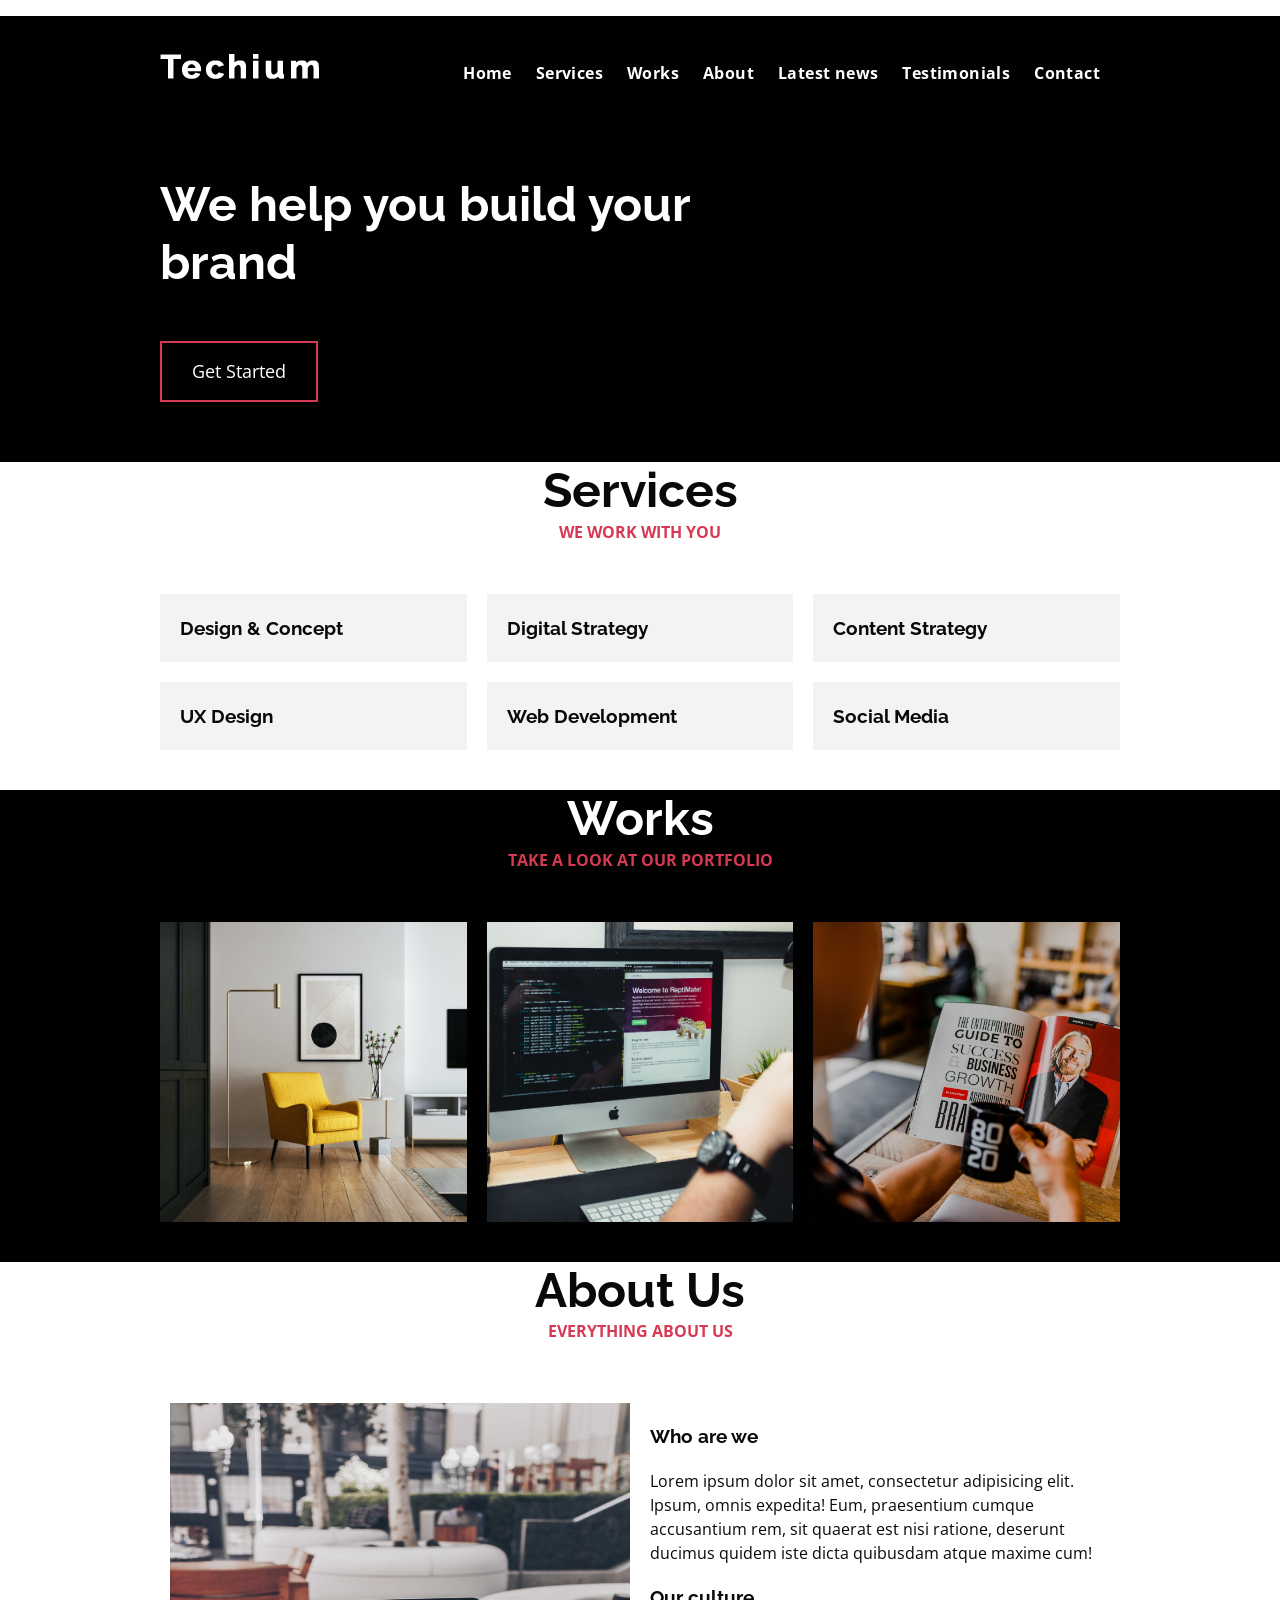
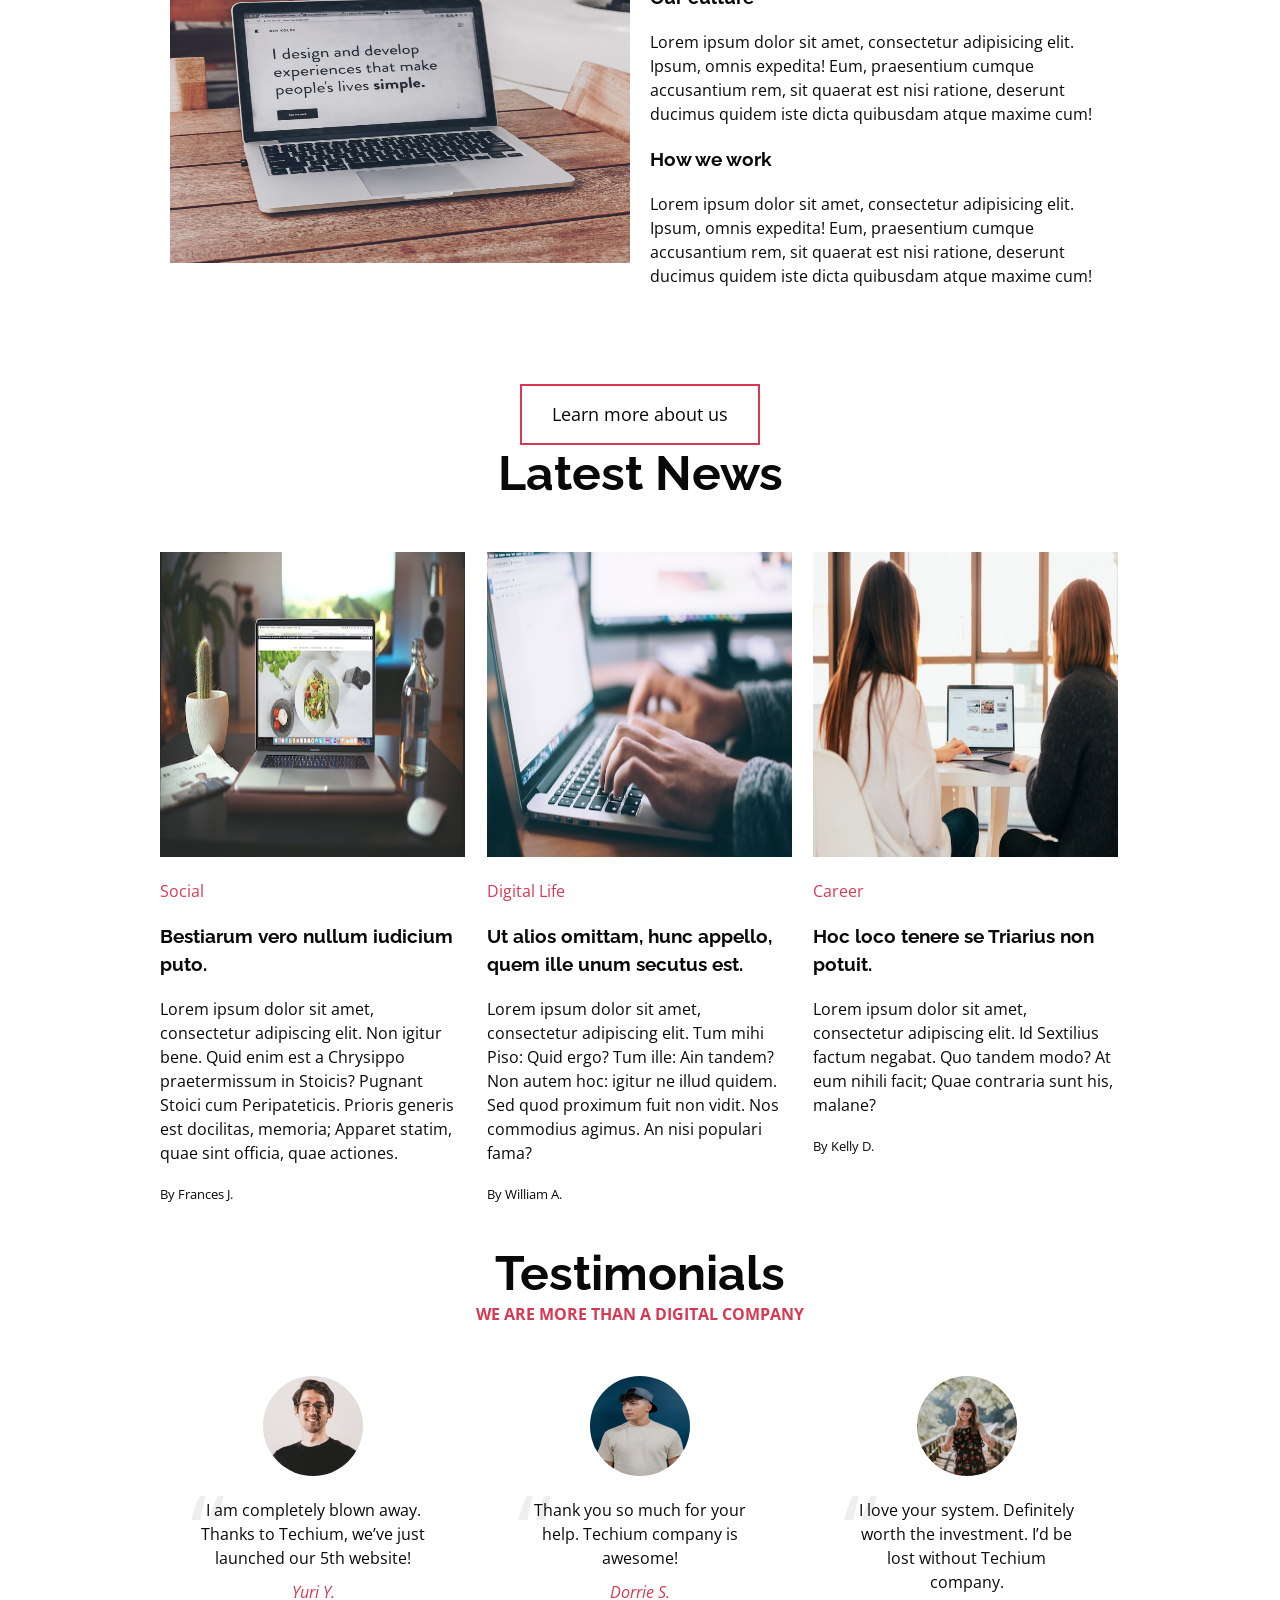
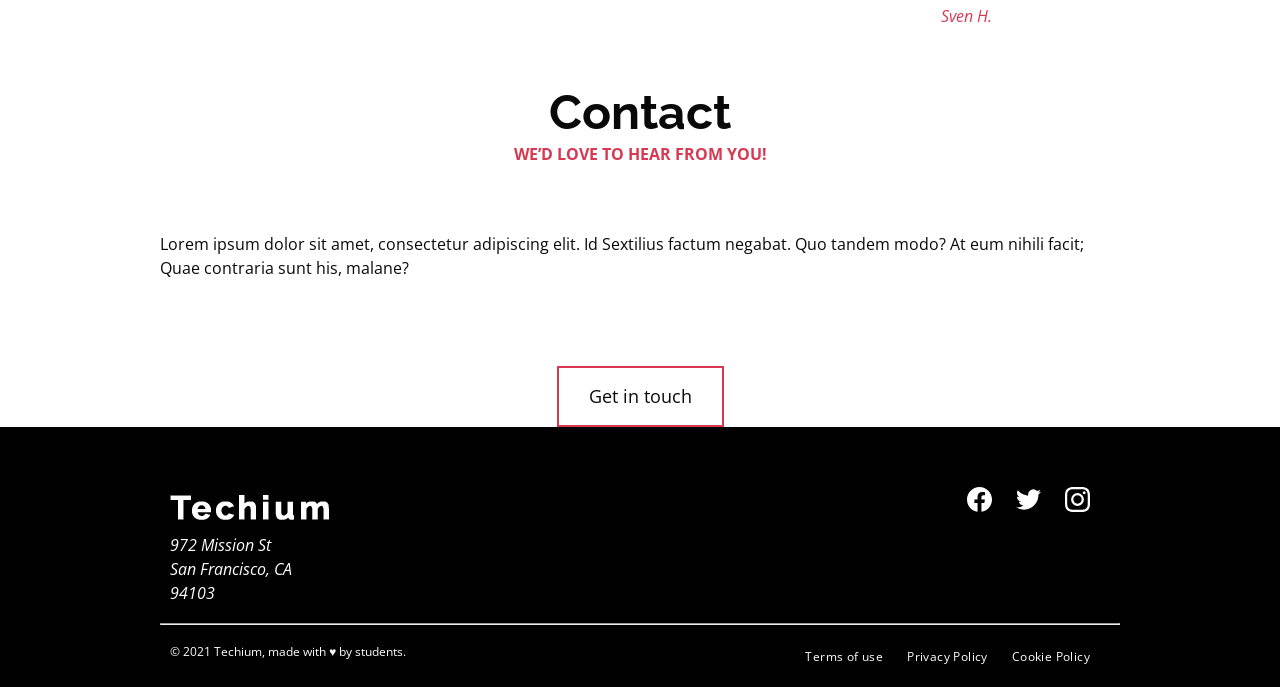
<file: flexbox/4-index.html>
<!DOCTYPE html>
<html lang="en" dir="ltr">
  <head>
    <meta charset="utf-8">
    <meta name="viewport" content="width=device-width, initial-scale=1, viewport-fit=cover">
    <title>Homepage - Techium</title>
    <meta name="description" content="Description of the page less than 150 characters">
    <link rel="icon" type="image/png" href="images/favicon.jpg">
    <link rel='stylesheet' href='4-styles.css'>
    <link href="https://fonts.googleapis.com/css?family=Open+Sans:400,700|Raleway:700&display=swap" rel="stylesheet"></p>

<p></head>
  <body>
    <!--Header -->
    <header class="header" data-section-theme="dark">
      <div class="container">
        <div class="header-logo">
          <a href="#">
            <img src="images/logo-white.png" alt="Techium logo" width="160" height="40">
          </a>
        </div>
        <nav class="navbar-menu">
          <ul class="nav">
            <li class="nav-item">
              <a href="#" class="nav-link">Home</a>
            </li>
            <li class="nav-item">
              <a href="#services" class="nav-link">Services</a>
            </li>
            <li class="nav-item">
              <a href="#works" class="nav-link">Works</a>
            </li>
            <li class="nav-item">
              <a href="#about" class="nav-link">About</a>
            </li>
            <li class="nav-item">
              <a href="#latest_news" class="nav-link">Latest news</a>
            </li>
            <li class="nav-item">
              <a href="#testimonials" class="nav-link">Testimonials</a>
            </li>
            <li class="nav-item">
              <a href="#contact" class="nav-link">Contact</a>
            </li>
          </ul>
        </nav>
      </div>
    </header>
    <!-- Main -->
    <main>
      <!-- Hero section -->
      <section class="section-hero" data-section-theme="dark">
        <div class="container">
          <div class="section-body">
            <section class="section-inner">
              <h2 class="section-title">We help you build your brand</h2>
              <a href="#" class="button">Get Started</a>
            </section>
          </div>
        </div>
      </section>
      <!-- Services section -->
      <section id="services" class="section-services">
        <div class="container">
          <header class="section-header">
            <h2 class="section-title">Services</h2>
            <p class="section-tagline">We work with you</p>
          </header>
          <div class="section-body">
            <ul class="row">
              <li class="col-1-3">
                <div class="card-services">
                  <h3 class="card-title"><a href="#">Design & Concept</a></h3>
                </div>
              </li>
              <li class="col-1-3">
                <div class="card-services">
                  <h3 class="card-title"><a href="#">Digital Strategy</a></h3>
                </div>
              </li>
              <li class="col-1-3">
                <div class="card-services">
                  <h3 class="card-title"><a href="#">Content Strategy</a></h3>
                </div>
              </li>
              <li class="col-1-3">
                <div class="card-services">
                  <h3 class="card-title"><a href="#">UX Design</a></h3>
                </div>
              </li>
              <li class="col-1-3">
                <div class="card-services">
                  <h3 class="card-title"><a href="#">Web Development</a></h3>
                </div>
              </li>
              <li class="col-1-3">
                <div class="card-services">
                  <h3 class="card-title"><a href="#">Social Media</a></h3>
                </div>
              </li>
            </ul>
          </div>
        </div>
      </section>
      <!-- Works section -->
      <section id="works" class="section-works" data-section-theme="dark">
        <div class="container">
          <header class="section-header">
            <h2 class="section-title">Works</h2>
            <p class="section-tagline">Take a look at our portfolio</p>
          </header>
          <div class="section-body">
            <ul class="row">
              <li class="col-1-3">
                <article class="card-work">
                  <div class="card-outer">
                    <div class="card-image">
                      <img src="images/pic-work-01.jpg" alt="">
                    </div>
                    <div class="card-inner">
                      <h3 class="card-title"><a href="#">Interior Design</a></h3>
                    </div>
                  </div>
                </article>
              </li>
              <li class="col-1-3">
                <article class="card-work">
                  <div class="card-outer">
                    <div class="card-image">
                      <img src="images/pic-work-02.jpg" alt="">
                    </div>
                    <div class="card-inner">
                      <h3 class="card-title"><a href="#">Web Development</a></h3>
                    </div>
                  </div>
                </article>
              </li>
              <li class="col-1-3">
                <article class="card-work">
                  <div class="card-outer">
                    <div class="card-image">
                      <img src="images/pic-work-03.jpg" alt="">
                    </div>
                    <div class="card-inner">
                      <h3 class="card-title"><a href="#">Personal Development</a></h3>
                    </div>
                  </div>
                </article>
              </li>
            </ul>
          </div>
        </div>
      </section>
      <!-- About Us section -->
      <section id="about" class="section-about-us">
        <div class="container">
          <header class="section-header">
            <h2 class="section-title">About Us</h2>
            <p class="section-tagline">Everything about us</p>
          </header>
          <div class="section-body">
            <div class="row">
              <div class="col-1-2">
                <img src="images/pic-about-01.jpg" alt="" width="460" height="460">
              </div>
              <div class="col-1-2">
                <h3>Who are we</h3>
                <p>Lorem ipsum dolor sit amet, consectetur adipisicing elit. Ipsum, omnis expedita! Eum, praesentium cumque accusantium rem, sit quaerat est nisi ratione, deserunt ducimus quidem iste dicta quibusdam atque maxime cum!</p>
                <h3>Our culture</h3>
                <p>Lorem ipsum dolor sit amet, consectetur adipisicing elit. Ipsum, omnis expedita! Eum, praesentium cumque accusantium rem, sit quaerat est nisi ratione, deserunt ducimus quidem iste dicta quibusdam atque maxime cum!</p>
                <h3>How we work</h3>
                <p>Lorem ipsum dolor sit amet, consectetur adipisicing elit. Ipsum, omnis expedita! Eum, praesentium cumque accusantium rem, sit quaerat est nisi ratione, deserunt ducimus quidem iste dicta quibusdam atque maxime cum!</p>
              </div>
            </div>
          </div>
          <div class="section-footer">
            <a href="#" class="button">Learn more about us</a>
          </div>
        </div>
      </section>
      <!-- Latest news section -->
      <section id="latest_news" class="section-latest-news">
        <div class="container">
          <header class="section-header">
            <h2 class="section-title">Latest News</h2>
          </header>
          <div class="section-body">
            <ul class="row">
              <li class="col-1-3">
                <article class="card-blog">
                  <div>
                    <img src="images/pic-article-01.jpg" alt="" width="305" height="305">
                  </div>
                  <p class="card-category">Career</p>
                  <h3><a href="#">Hoc loco tenere se Triarius non potuit.</a></h3>
                  <p>Lorem ipsum dolor sit amet, consectetur adipiscing elit. Id Sextilius factum negabat. Quo tandem modo? At eum nihili facit; Quae contraria sunt his, malane?</p>
                  <small>By Kelly D.</small>
                </article>
              </li>
              <li class="col-1-3">
                <article class="card-blog">
                  <div>
                    <img src="images/pic-article-02.jpg" alt="" width="305" height="305">
                  </div>
                  <p class="card-category">Digital Life</p>
                  <h3><a href="#">Ut alios omittam, hunc appello, quem ille unum secutus est.</a></h3>
                  <p>Lorem ipsum dolor sit amet, consectetur adipiscing elit. Tum mihi Piso: Quid ergo? Tum ille: Ain tandem? Non autem hoc: igitur ne illud quidem. Sed quod proximum fuit non vidit. Nos commodius agimus. An nisi populari fama?</p>
                  <small>By William A.</small>
                </article>
              </li>
              <li class="col-1-3">
                <article class="card-blog">
                  <div>
                    <img src="images/pic-article-03.jpg" alt="" width="305" height="305">
                  </div>
                  <p class="card-category">Social</p>
                  <h3><a href="#">Bestiarum vero nullum iudicium puto.</a></h3>
                  <p>Lorem ipsum dolor sit amet, consectetur adipiscing elit. Non igitur bene. Quid enim est a Chrysippo praetermissum in Stoicis? Pugnant Stoici cum Peripateticis. Prioris generis est docilitas, memoria; Apparet statim, quae sint officia, quae actiones.</p>
                  <small>By Frances J.</small>
                </article>
              </li>
            </ul>
          </div>
        </div>
      </section>
      <!-- Testimonials section -->
      <section id="testimonial" class="section-testimonial">
        <div class="container">
          <header class="section-header">
            <h2 class="section-title">Testimonials</h2>
            <p class="section-tagline">We are more than a digital company</p>
          </header>
          <div class="section-body">
            <ul class="row">
              <li class="col-1-3">
                <article class="card-testimonial">
                  <img src="images/pic-person-01.jpg" alt="Yuri Y. avatar" width="100" height="100" class="card-avatar">
                  <blockquote class="card-quote">
                    <p>I am completely blown away. Thanks to Techium, we’ve just launched our 5th website!
                      <cite>Yuri Y.</cite>
                    </p>
                  </blockquote>
                </article>
              </li>
              <li class="col-1-3">
                <article class="card-testimonial">
                  <img src="images/pic-person-02.jpg" alt="Dorrie S. avatar" width="100" height="100" class="card-avatar">
                  <blockquote class="card-quote">
                    <p>Thank you so much for your help. Techium company is awesome!
                      <cite>Dorrie S.</cite>
                    </p>
                  </blockquote>
                </article>
              </li>
              <li class="col-1-3">
                <article class="card-testimonial">
                  <img src="images/pic-person-03.jpg" alt="Sven H. avatar" width="100" height="100" class="card-avatar">
                  <blockquote class="card-quote">
                    <p>I love your system. Definitely worth the investment. I’d be lost without Techium company.
                      <cite>Sven H.</cite>
                    </p>
                  </blockquote>
                </article>
              </li>
            </ul>
          </div>
        </div>
      </section>
      <!-- Contact section -->
      <section id="contact" class="section-contact">
        <div class="container">
          <header class="section-header">
            <h2 class="section-title">Contact</h2>
            <p class="section-tagline">We’d love to hear from you!</p>
          </header>
          <div class="section-body">
            <p>Lorem ipsum dolor sit amet, consectetur adipiscing elit. Id Sextilius factum negabat. Quo tandem modo? At eum nihili facit; Quae contraria sunt his, malane?</p>
          </div>
          <div class="section-footer">
            <a href="#" class="button">Get in touch</a>
          </div>
        </div>
      </section>
    </main>
    <!-- Footer -->
    <footer class="footer" data-section-theme="dark">
      <div  class="container">
        <div class="row">
          <div class="col-1-2">
            <img src="images/logo-white.png" alt="Techium logo" width="160" height="40">
            <address class="footer-address">
              972 Mission St<br>
              San Francisco, CA<br>
              94103
            </address>
          </div>
          <div class="col-1-2">
            <ul class="social nav">
              <li class="social-item nav-item">
                <a href="https://www.facebook.com" class="social-link">
                  <svg viewbox="0 0 24 24" xmlns="http://www.w3.org/2000/svg" width="25" height="25">
                    <title>
                      Facebook icon
                    </title>
                    <path d="M23.998 12c0-6.628-5.372-12-11.999-12C5.372 0 0 5.372 0 12c0 5.988 4.388 10.952 10.124 11.852v-8.384H7.078v-3.469h3.046V9.356c0-3.008 1.792-4.669 4.532-4.669 1.313 0 2.686.234 2.686.234v2.953H15.83c-1.49 0-1.955.925-1.955 1.874V12h3.328l-.532 3.469h-2.796v8.384c5.736-.9 10.124-5.864 10.124-11.853z"/>
                  </svg>
                </a>
              </li>
              <li class="social-item nav-item">
                <a href="https://twitter.com" class="social-link">
                  <svg viewbox="0 0 24 24" xmlns="http://www.w3.org/2000/svg" width="25" height="25">
                    <title>
                      Twitter icon
                    </title>
                    <path d="M23.954 4.569a10 10 0 0 1-2.825.775 4.958 4.958 0 0 0 2.163-2.723c-.951.555-2.005.959-3.127 1.184a4.92 4.92 0 0 0-8.384 4.482C7.691 8.094 4.066 6.13 1.64 3.161a4.822 4.822 0 0 0-.666 2.475c0 1.71.87 3.213 2.188 4.096a4.904 4.904 0 0 1-2.228-.616v.061a4.923 4.923 0 0 0 3.946 4.827 4.996 4.996 0 0 1-2.212.085 4.937 4.937 0 0 0 4.604 3.417 9.868 9.868 0 0 1-6.102 2.105c-.39 0-.779-.023-1.17-.067a13.995 13.995 0 0 0 7.557 2.209c9.054 0 13.999-7.496 13.999-13.986 0-.209 0-.42-.015-.63a9.936 9.936 0 0 0 2.46-2.548l-.047-.02z"/>
                  </svg>
                </a>
              </li>
              <li class="social-item nav-item">
                <a href="https://www.instagram.com" class="social-link">
                  <svg viewbox="0 0 24 24" xmlns="http://www.w3.org/2000/svg" width="25" height="25">
                    <title>
                      Instagram icon
                    </title>
                    <path d="M12 0C8.74 0 8.333.015 7.053.072 5.775.132 4.905.333 4.14.63c-.789.306-1.459.717-2.126 1.384S.935 3.35.63 4.14C.333 4.905.131 5.775.072 7.053.012 8.333 0 8.74 0 12s.015 3.667.072 4.947c.06 1.277.261 2.148.558 2.913a5.885 5.885 0 0 0 1.384 2.126A5.868 5.868 0 0 0 4.14 23.37c.766.296 1.636.499 2.913.558C8.333 23.988 8.74 24 12 24s3.667-.015 4.947-.072c1.277-.06 2.148-.262 2.913-.558a5.898 5.898 0 0 0 2.126-1.384 5.86 5.86 0 0 0 1.384-2.126c.296-.765.499-1.636.558-2.913.06-1.28.072-1.687.072-4.947s-.015-3.667-.072-4.947c-.06-1.277-.262-2.149-.558-2.913a5.89 5.89 0 0 0-1.384-2.126A5.847 5.847 0 0 0 19.86.63c-.765-.297-1.636-.499-2.913-.558C15.667.012 15.26 0 12 0zm0 2.16c3.203 0 3.585.016 4.85.071 1.17.055 1.805.249 2.227.415.562.217.96.477 1.382.896.419.42.679.819.896 1.381.164.422.36 1.057.413 2.227.057 1.266.07 1.646.07 4.85s-.015 3.585-.074 4.85c-.061 1.17-.256 1.805-.421 2.227a3.81 3.81 0 0 1-.899 1.382 3.744 3.744 0 0 1-1.38.896c-.42.164-1.065.36-2.235.413-1.274.057-1.649.07-4.859.07-3.211 0-3.586-.015-4.859-.074-1.171-.061-1.816-.256-2.236-.421a3.716 3.716 0 0 1-1.379-.899 3.644 3.644 0 0 1-.9-1.38c-.165-.42-.359-1.065-.42-2.235-.045-1.26-.061-1.649-.061-4.844 0-3.196.016-3.586.061-4.861.061-1.17.255-1.814.42-2.234.21-.57.479-.96.9-1.381.419-.419.81-.689 1.379-.898.42-.166 1.051-.361 2.221-.421 1.275-.045 1.65-.06 4.859-.06l.045.03zm0 3.678a6.162 6.162 0 1 0 0 12.324 6.162 6.162 0 1 0 0-12.324zM12 16c-2.21 0-4-1.79-4-4s1.79-4 4-4 4 1.79 4 4-1.79 4-4 4zm7.846-10.405a1.441 1.441 0 0 1-2.88 0 1.44 1.44 0 0 1 2.88 0z"/>
                  </svg>
                </a>
              </li>
            </ul>
          </div>
        </div>
        <hr>
        <div class="row">
          <div class="col-1-2">
            <p class="footer-copyright">© 2021 Techium, made with ♥ by students.</p>
          </div>
          <div class="col-1-2">
            <ul class="footer-nav nav">
              <li class="footer-nav-item nav-item">
                <a href="#" class="footer-nav-link">Terms of use</a>
              </li>
              <li class="footer-nav-item nav-item">
                <a href="#" class="footer-nav-link">Privacy Policy</a>
              </li>
              <li class="footer-nav-item nav-item">
                <a href="#" class="footer-nav-link">Cookie Policy</a>
              </li>
            </ul>
          </div>
        </div>
      </div>
    </footer>
  </body>
</html>
</file>
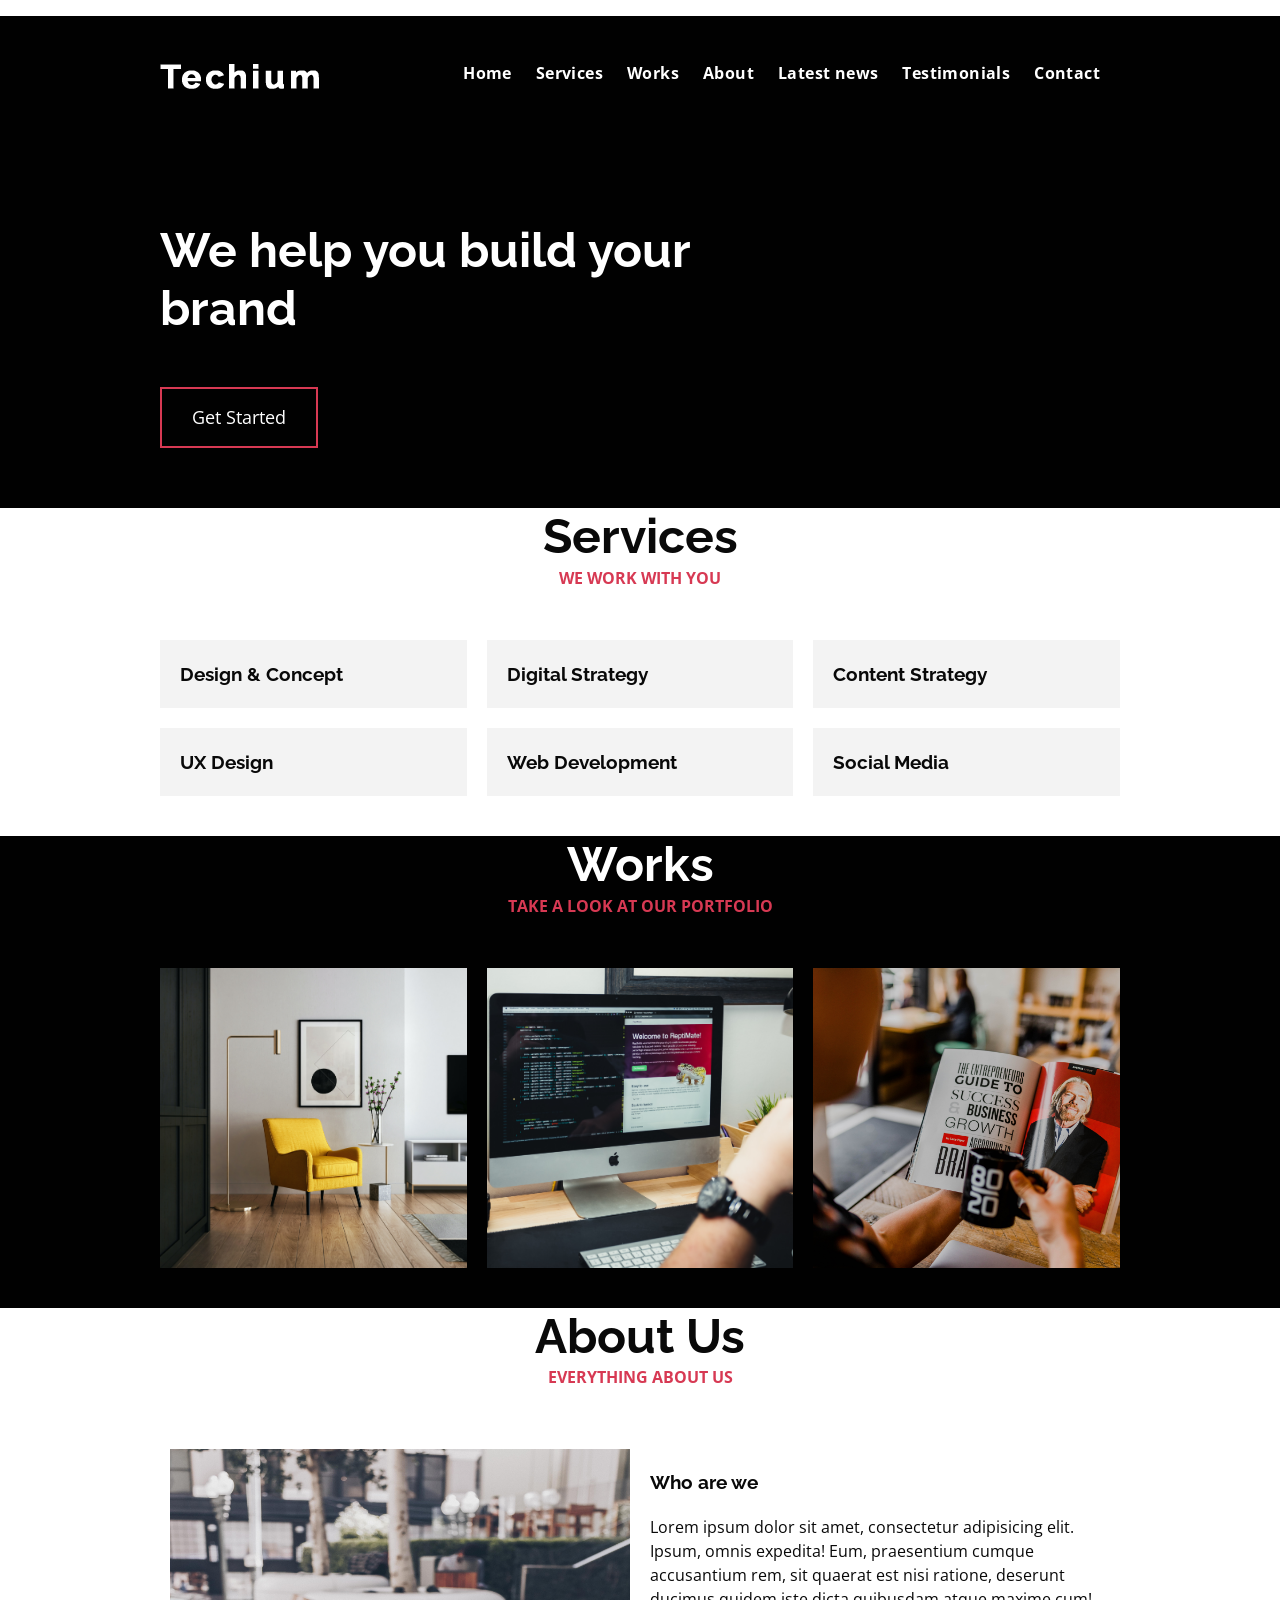
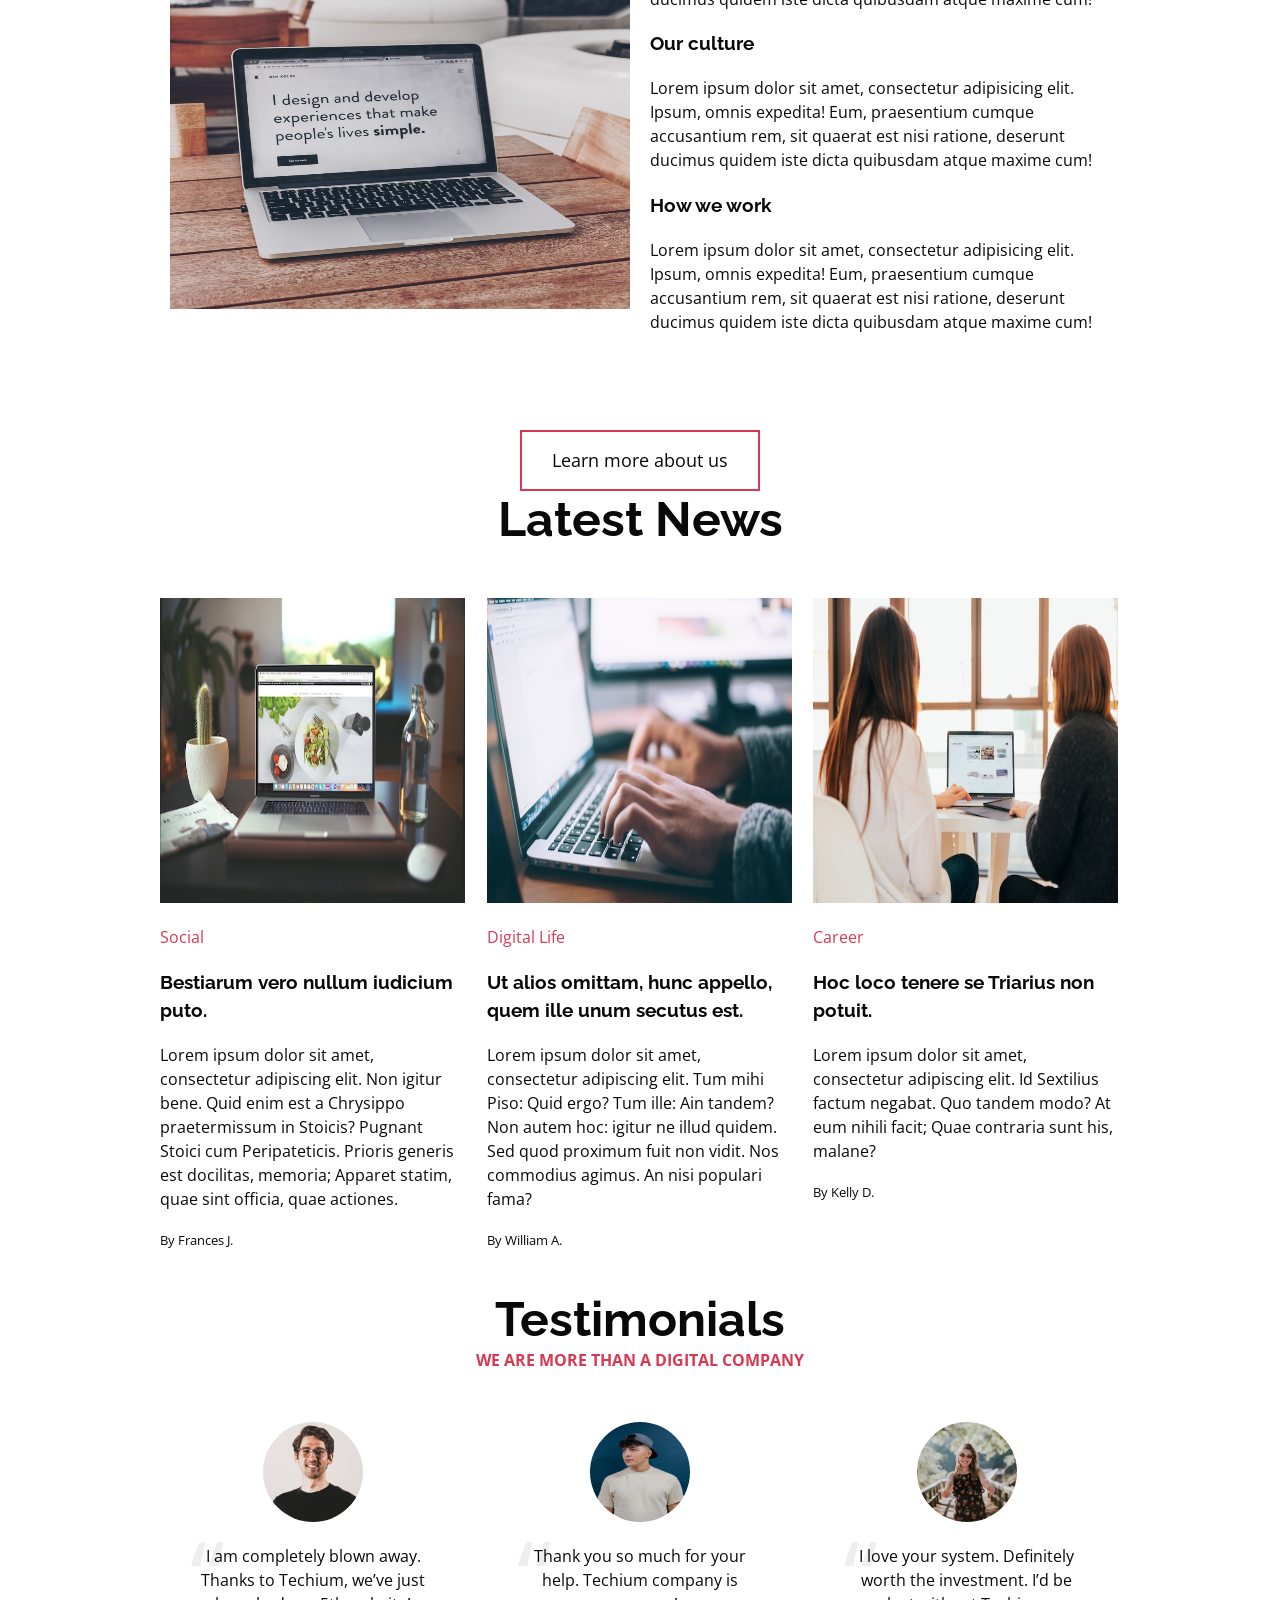
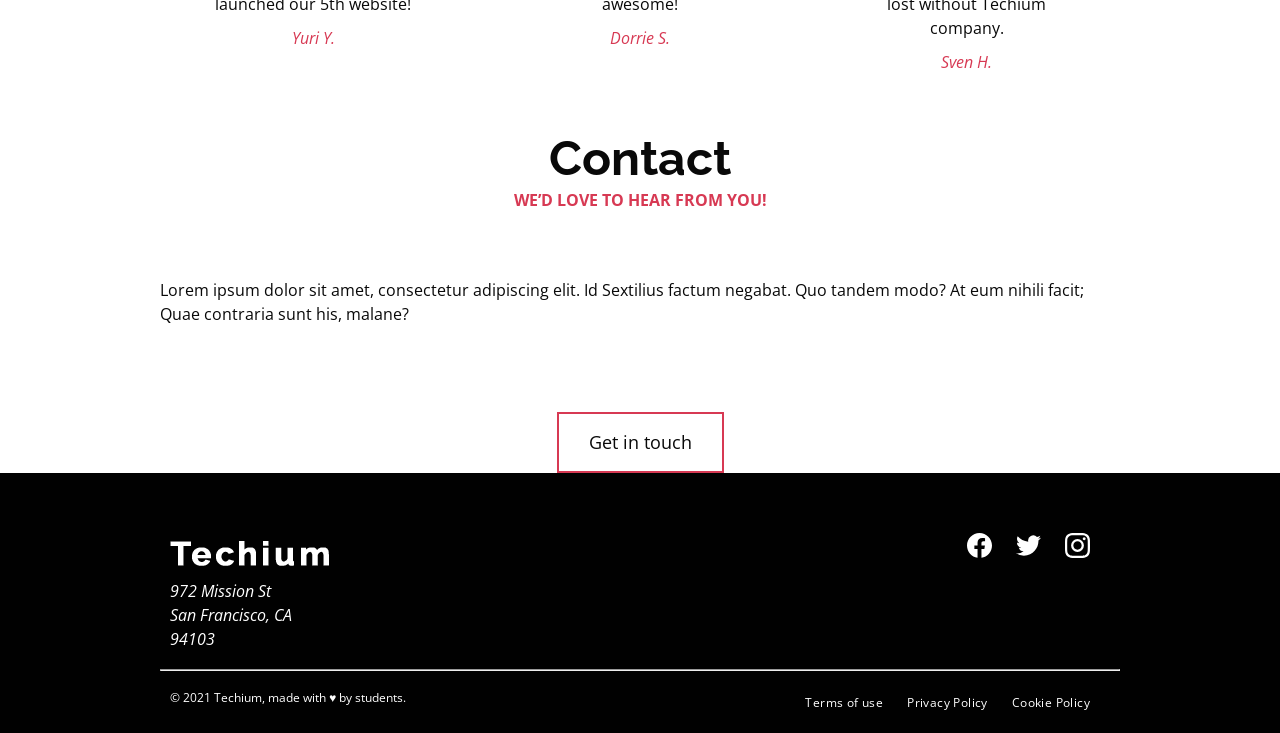
<file: flexbox/5-index.html>
<!DOCTYPE html>
<html lang="en" dir="ltr">
  <head>
    <meta charset="utf-8">
    <meta name="viewport" content="width=device-width, initial-scale=1, viewport-fit=cover">
    <title>Homepage - Techium</title>
    <meta name="description" content="Description of the page less than 150 characters">
    <link rel="icon" type="image/png" href="images/favicon.jpg">
    <link rel='stylesheet' href='5-styles.css'>
    <link href="https://fonts.googleapis.com/css?family=Open+Sans:400,700|Raleway:700&display=swap" rel="stylesheet"></p>

<p></head>
  <body>
    <!--Header -->
    <header class="header" data-section-theme="dark">
      <div class="container">
       <div class="header-container">
        <div class="header-logo">
          <a href="#">
            <img src="images/logo-white.png" alt="Techium logo" width="160" height="40">
          </a>
        </div>
        <nav class="navbar-menu">
          <ul class="nav">
            <li class="nav-item">
              <a href="#" class="nav-link">Home</a>
            </li>
            <li class="nav-item">
              <a href="#services" class="nav-link">Services</a>
            </li>
            <li class="nav-item">
              <a href="#works" class="nav-link">Works</a>
            </li>
            <li class="nav-item">
              <a href="#about" class="nav-link">About</a>
            </li>
            <li class="nav-item">
              <a href="#latest_news" class="nav-link">Latest news</a>
            </li>
            <li class="nav-item">
              <a href="#testimonials" class="nav-link">Testimonials</a>
            </li>
            <li class="nav-item">
              <a href="#contact" class="nav-link">Contact</a>
            </li>
          </ul>
        </nav>
      </div>
      </div>
    </header>
    <!-- Main -->
    <main>
      <!-- Hero section -->
      <section class="section-hero" data-section-theme="dark">
        <div class="container">
          <div class="section-body">
            <section class="section-inner">
              <h2 class="section-title">We help you build your brand</h2>
              <a href="#" class="button">Get Started</a>
            </section>
          </div>
        </div>
      </section>
      <!-- Services section -->
      <section id="services" class="section-services">
        <div class="container">
          <header class="section-header">
            <h2 class="section-title">Services</h2>
            <p class="section-tagline">We work with you</p>
          </header>
          <div class="section-body">
            <ul class="row">
              <li class="col-1-3">
                <div class="card-services">
                  <h3 class="card-title"><a href="#">Design & Concept</a></h3>
                </div>
              </li>
              <li class="col-1-3">
                <div class="card-services">
                  <h3 class="card-title"><a href="#">Digital Strategy</a></h3>
                </div>
              </li>
              <li class="col-1-3">
                <div class="card-services">
                  <h3 class="card-title"><a href="#">Content Strategy</a></h3>
                </div>
              </li>
              <li class="col-1-3">
                <div class="card-services">
                  <h3 class="card-title"><a href="#">UX Design</a></h3>
                </div>
              </li>
              <li class="col-1-3">
                <div class="card-services">
                  <h3 class="card-title"><a href="#">Web Development</a></h3>
                </div>
              </li>
              <li class="col-1-3">
                <div class="card-services">
                  <h3 class="card-title"><a href="#">Social Media</a></h3>
                </div>
              </li>
            </ul>
          </div>
        </div>
      </section>
      <!-- Works section -->
      <section id="works" class="section-works" data-section-theme="dark">
        <div class="container">
          <header class="section-header">
            <h2 class="section-title">Works</h2>
            <p class="section-tagline">Take a look at our portfolio</p>
          </header>
          <div class="section-body">
            <ul class="row">
              <li class="col-1-3">
                <article class="card-work">
                  <div class="card-outer">
                    <div class="card-image">
                      <img src="images/pic-work-01.jpg" alt="">
                    </div>
                    <div class="card-inner">
                      <h3 class="card-title"><a href="#">Interior Design</a></h3>
                    </div>
                  </div>
                </article>
              </li>
              <li class="col-1-3">
                <article class="card-work">
                  <div class="card-outer">
                    <div class="card-image">
                      <img src="images/pic-work-02.jpg" alt="">
                    </div>
                    <div class="card-inner">
                      <h3 class="card-title"><a href="#">Web Development</a></h3>
                    </div>
                  </div>
                </article>
              </li>
              <li class="col-1-3">
                <article class="card-work">
                  <div class="card-outer">
                    <div class="card-image">
                      <img src="images/pic-work-03.jpg" alt="">
                    </div>
                    <div class="card-inner">
                      <h3 class="card-title"><a href="#">Personal Development</a></h3>
                    </div>
                  </div>
                </article>
              </li>
            </ul>
          </div>
        </div>
      </section>
      <!-- About Us section -->
      <section id="about" class="section-about-us">
        <div class="container">
          <header class="section-header">
            <h2 class="section-title">About Us</h2>
            <p class="section-tagline">Everything about us</p>
          </header>
          <div class="section-body">
            <div class="row">
              <div class="col-1-2">
                <img src="images/pic-about-01.jpg" alt="" width="460" height="460">
              </div>
              <div class="col-1-2">
                <h3>Who are we</h3>
                <p>Lorem ipsum dolor sit amet, consectetur adipisicing elit. Ipsum, omnis expedita! Eum, praesentium cumque accusantium rem, sit quaerat est nisi ratione, deserunt ducimus quidem iste dicta quibusdam atque maxime cum!</p>
                <h3>Our culture</h3>
                <p>Lorem ipsum dolor sit amet, consectetur adipisicing elit. Ipsum, omnis expedita! Eum, praesentium cumque accusantium rem, sit quaerat est nisi ratione, deserunt ducimus quidem iste dicta quibusdam atque maxime cum!</p>
                <h3>How we work</h3>
                <p>Lorem ipsum dolor sit amet, consectetur adipisicing elit. Ipsum, omnis expedita! Eum, praesentium cumque accusantium rem, sit quaerat est nisi ratione, deserunt ducimus quidem iste dicta quibusdam atque maxime cum!</p>
              </div>
            </div>
          </div>
          <div class="section-footer">
            <a href="#" class="button">Learn more about us</a>
          </div>
        </div>
      </section>
      <!-- Latest news section -->
      <section id="latest_news" class="section-latest-news">
        <div class="container">
          <header class="section-header">
            <h2 class="section-title">Latest News</h2>
          </header>
          <div class="section-body">
            <ul class="row">
              <li class="col-1-3">
                <article class="card-blog">
                  <div>
                    <img src="images/pic-article-01.jpg" alt="" width="305" height="305">
                  </div>
                  <p class="card-category">Career</p>
                  <h3><a href="#">Hoc loco tenere se Triarius non potuit.</a></h3>
                  <p>Lorem ipsum dolor sit amet, consectetur adipiscing elit. Id Sextilius factum negabat. Quo tandem modo? At eum nihili facit; Quae contraria sunt his, malane?</p>
                  <small>By Kelly D.</small>
                </article>
              </li>
              <li class="col-1-3">
                <article class="card-blog">
                  <div>
                    <img src="images/pic-article-02.jpg" alt="" width="305" height="305">
                  </div>
                  <p class="card-category">Digital Life</p>
                  <h3><a href="#">Ut alios omittam, hunc appello, quem ille unum secutus est.</a></h3>
                  <p>Lorem ipsum dolor sit amet, consectetur adipiscing elit. Tum mihi Piso: Quid ergo? Tum ille: Ain tandem? Non autem hoc: igitur ne illud quidem. Sed quod proximum fuit non vidit. Nos commodius agimus. An nisi populari fama?</p>
                  <small>By William A.</small>
                </article>
              </li>
              <li class="col-1-3">
                <article class="card-blog">
                  <div>
                    <img src="images/pic-article-03.jpg" alt="" width="305" height="305">
                  </div>
                  <p class="card-category">Social</p>
                  <h3><a href="#">Bestiarum vero nullum iudicium puto.</a></h3>
                  <p>Lorem ipsum dolor sit amet, consectetur adipiscing elit. Non igitur bene. Quid enim est a Chrysippo praetermissum in Stoicis? Pugnant Stoici cum Peripateticis. Prioris generis est docilitas, memoria; Apparet statim, quae sint officia, quae actiones.</p>
                  <small>By Frances J.</small>
                </article>
              </li>
            </ul>
          </div>
        </div>
      </section>
      <!-- Testimonials section -->
      <section id="testimonial" class="section-testimonial">
        <div class="container">
          <header class="section-header">
            <h2 class="section-title">Testimonials</h2>
            <p class="section-tagline">We are more than a digital company</p>
          </header>
          <div class="section-body">
            <ul class="row">
              <li class="col-1-3">
                <article class="card-testimonial">
                  <img src="images/pic-person-01.jpg" alt="Yuri Y. avatar" width="100" height="100" class="card-avatar">
                  <blockquote class="card-quote">
                    <p>I am completely blown away. Thanks to Techium, we’ve just launched our 5th website!
                      <cite>Yuri Y.</cite>
                    </p>
                  </blockquote>
                </article>
              </li>
              <li class="col-1-3">
                <article class="card-testimonial">
                  <img src="images/pic-person-02.jpg" alt="Dorrie S. avatar" width="100" height="100" class="card-avatar">
                  <blockquote class="card-quote">
                    <p>Thank you so much for your help. Techium company is awesome!
                      <cite>Dorrie S.</cite>
                    </p>
                  </blockquote>
                </article>
              </li>
              <li class="col-1-3">
                <article class="card-testimonial">
                  <img src="images/pic-person-03.jpg" alt="Sven H. avatar" width="100" height="100" class="card-avatar">
                  <blockquote class="card-quote">
                    <p>I love your system. Definitely worth the investment. I’d be lost without Techium company.
                      <cite>Sven H.</cite>
                    </p>
                  </blockquote>
                </article>
              </li>
            </ul>
          </div>
        </div>
      </section>
      <!-- Contact section -->
      <section id="contact" class="section-contact">
        <div class="container">
          <header class="section-header">
            <h2 class="section-title">Contact</h2>
            <p class="section-tagline">We’d love to hear from you!</p>
          </header>
          <div class="section-body">
            <p>Lorem ipsum dolor sit amet, consectetur adipiscing elit. Id Sextilius factum negabat. Quo tandem modo? At eum nihili facit; Quae contraria sunt his, malane?</p>
          </div>
          <div class="section-footer">
            <a href="#" class="button">Get in touch</a>
          </div>
        </div>
      </section>
    </main>
    <!-- Footer -->
    <footer class="footer" data-section-theme="dark">
      <div  class="container">
        <div class="row">
          <div class="col-1-2">
            <img src="images/logo-white.png" alt="Techium logo" width="160" height="40">
            <address class="footer-address">
              972 Mission St<br>
              San Francisco, CA<br>
              94103
            </address>
          </div>
          <div class="col-1-2">
            <ul class="social nav">
              <li class="social-item nav-item">
                <a href="https://www.facebook.com" class="social-link">
                  <svg viewbox="0 0 24 24" xmlns="http://www.w3.org/2000/svg" width="25" height="25">
                    <title>
                      Facebook icon
                    </title>
                    <path d="M23.998 12c0-6.628-5.372-12-11.999-12C5.372 0 0 5.372 0 12c0 5.988 4.388 10.952 10.124 11.852v-8.384H7.078v-3.469h3.046V9.356c0-3.008 1.792-4.669 4.532-4.669 1.313 0 2.686.234 2.686.234v2.953H15.83c-1.49 0-1.955.925-1.955 1.874V12h3.328l-.532 3.469h-2.796v8.384c5.736-.9 10.124-5.864 10.124-11.853z"/>
                  </svg>
                </a>
              </li>
              <li class="social-item nav-item">
                <a href="https://twitter.com" class="social-link">
                  <svg viewbox="0 0 24 24" xmlns="http://www.w3.org/2000/svg" width="25" height="25">
                    <title>
                      Twitter icon
                    </title>
                    <path d="M23.954 4.569a10 10 0 0 1-2.825.775 4.958 4.958 0 0 0 2.163-2.723c-.951.555-2.005.959-3.127 1.184a4.92 4.92 0 0 0-8.384 4.482C7.691 8.094 4.066 6.13 1.64 3.161a4.822 4.822 0 0 0-.666 2.475c0 1.71.87 3.213 2.188 4.096a4.904 4.904 0 0 1-2.228-.616v.061a4.923 4.923 0 0 0 3.946 4.827 4.996 4.996 0 0 1-2.212.085 4.937 4.937 0 0 0 4.604 3.417 9.868 9.868 0 0 1-6.102 2.105c-.39 0-.779-.023-1.17-.067a13.995 13.995 0 0 0 7.557 2.209c9.054 0 13.999-7.496 13.999-13.986 0-.209 0-.42-.015-.63a9.936 9.936 0 0 0 2.46-2.548l-.047-.02z"/>
                  </svg>
                </a>
              </li>
              <li class="social-item nav-item">
                <a href="https://www.instagram.com" class="social-link">
                  <svg viewbox="0 0 24 24" xmlns="http://www.w3.org/2000/svg" width="25" height="25">
                    <title>
                      Instagram icon
                    </title>
                    <path d="M12 0C8.74 0 8.333.015 7.053.072 5.775.132 4.905.333 4.14.63c-.789.306-1.459.717-2.126 1.384S.935 3.35.63 4.14C.333 4.905.131 5.775.072 7.053.012 8.333 0 8.74 0 12s.015 3.667.072 4.947c.06 1.277.261 2.148.558 2.913a5.885 5.885 0 0 0 1.384 2.126A5.868 5.868 0 0 0 4.14 23.37c.766.296 1.636.499 2.913.558C8.333 23.988 8.74 24 12 24s3.667-.015 4.947-.072c1.277-.06 2.148-.262 2.913-.558a5.898 5.898 0 0 0 2.126-1.384 5.86 5.86 0 0 0 1.384-2.126c.296-.765.499-1.636.558-2.913.06-1.28.072-1.687.072-4.947s-.015-3.667-.072-4.947c-.06-1.277-.262-2.149-.558-2.913a5.89 5.89 0 0 0-1.384-2.126A5.847 5.847 0 0 0 19.86.63c-.765-.297-1.636-.499-2.913-.558C15.667.012 15.26 0 12 0zm0 2.16c3.203 0 3.585.016 4.85.071 1.17.055 1.805.249 2.227.415.562.217.96.477 1.382.896.419.42.679.819.896 1.381.164.422.36 1.057.413 2.227.057 1.266.07 1.646.07 4.85s-.015 3.585-.074 4.85c-.061 1.17-.256 1.805-.421 2.227a3.81 3.81 0 0 1-.899 1.382 3.744 3.744 0 0 1-1.38.896c-.42.164-1.065.36-2.235.413-1.274.057-1.649.07-4.859.07-3.211 0-3.586-.015-4.859-.074-1.171-.061-1.816-.256-2.236-.421a3.716 3.716 0 0 1-1.379-.899 3.644 3.644 0 0 1-.9-1.38c-.165-.42-.359-1.065-.42-2.235-.045-1.26-.061-1.649-.061-4.844 0-3.196.016-3.586.061-4.861.061-1.17.255-1.814.42-2.234.21-.57.479-.96.9-1.381.419-.419.81-.689 1.379-.898.42-.166 1.051-.361 2.221-.421 1.275-.045 1.65-.06 4.859-.06l.045.03zm0 3.678a6.162 6.162 0 1 0 0 12.324 6.162 6.162 0 1 0 0-12.324zM12 16c-2.21 0-4-1.79-4-4s1.79-4 4-4 4 1.79 4 4-1.79 4-4 4zm7.846-10.405a1.441 1.441 0 0 1-2.88 0 1.44 1.44 0 0 1 2.88 0z"/>
                  </svg>
                </a>
              </li>
            </ul>
          </div>
        </div>
        <hr>
        <div class="row">
          <div class="col-1-2">
            <p class="footer-copyright">© 2021 Techium, made with ♥ by students.</p>
          </div>
          <div class="col-1-2">
            <ul class="footer-nav nav">
              <li class="footer-nav-item nav-item">
                <a href="#" class="footer-nav-link">Terms of use</a>
              </li>
              <li class="footer-nav-item nav-item">
                <a href="#" class="footer-nav-link">Privacy Policy</a>
              </li>
              <li class="footer-nav-item nav-item">
                <a href="#" class="footer-nav-link">Cookie Policy</a>
              </li>
            </ul>
          </div>
        </div>
      </div>
    </footer>
  </body>
</html>
</file>
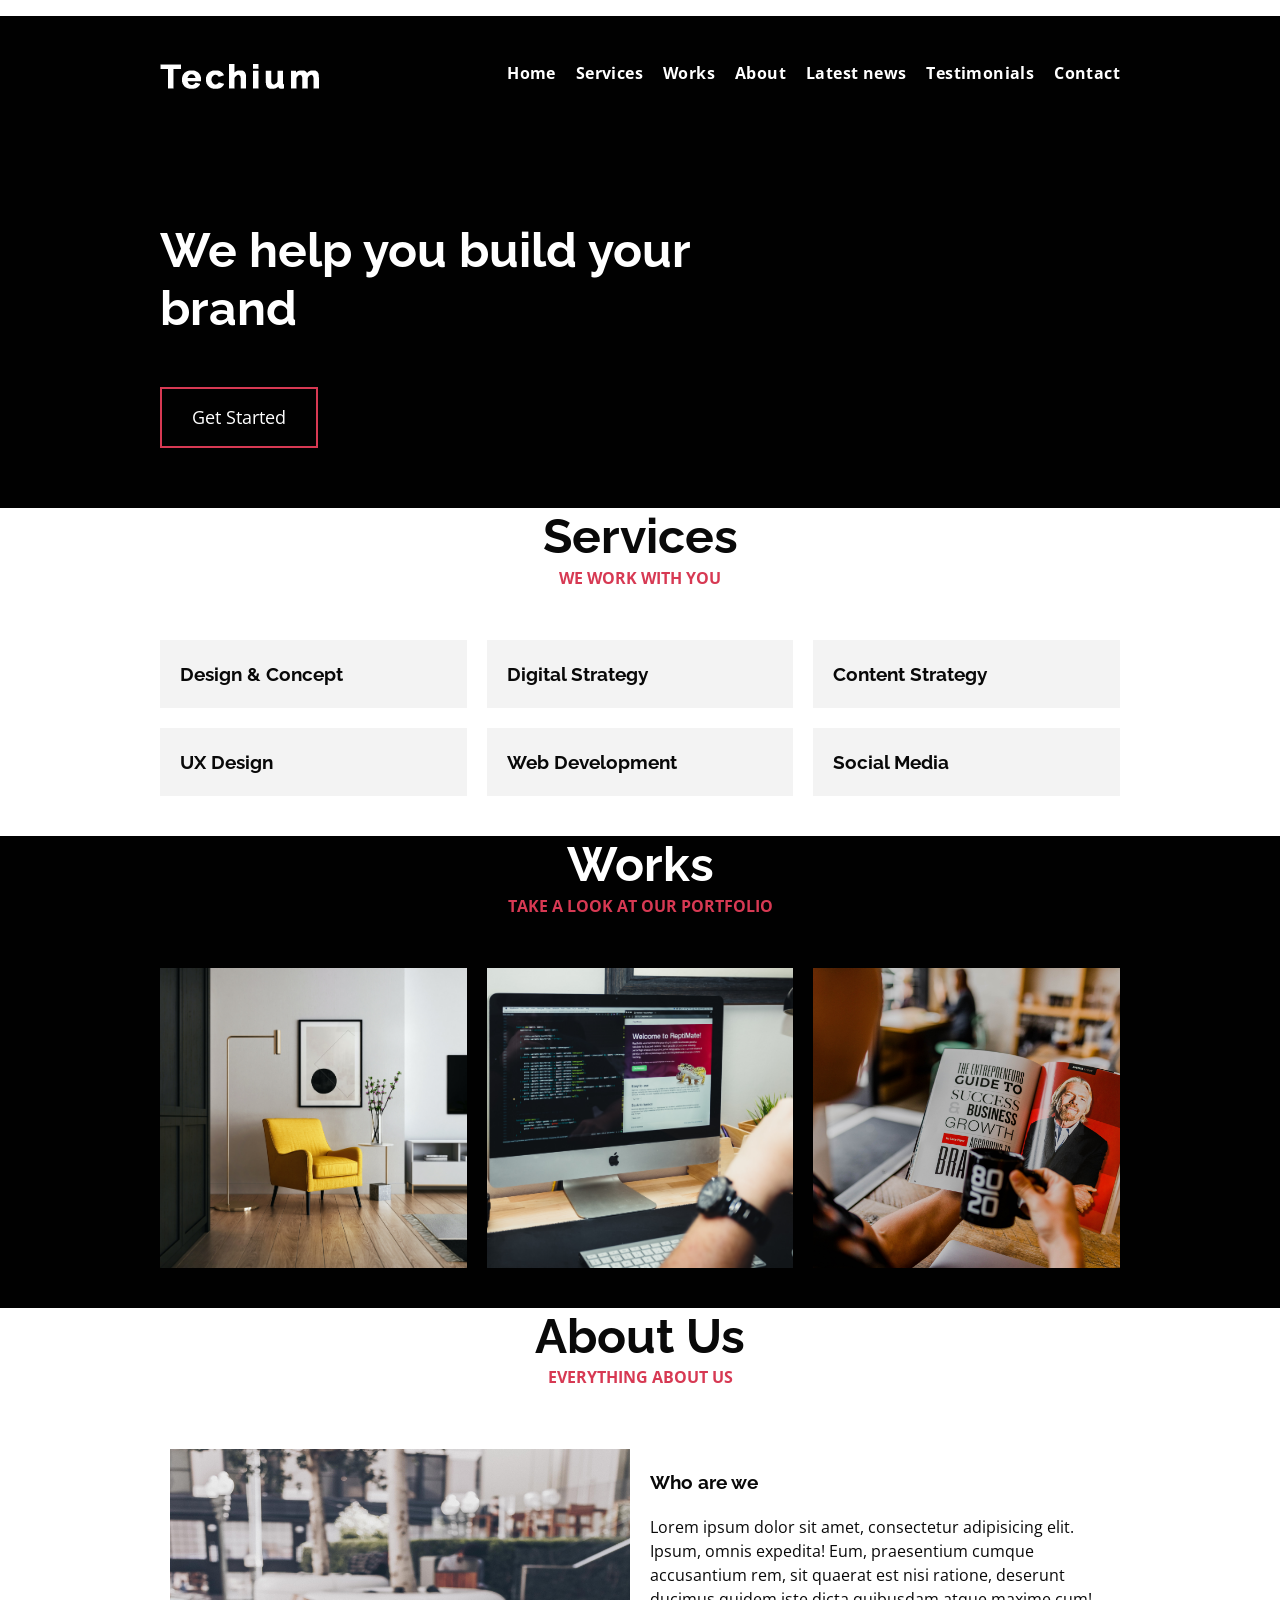
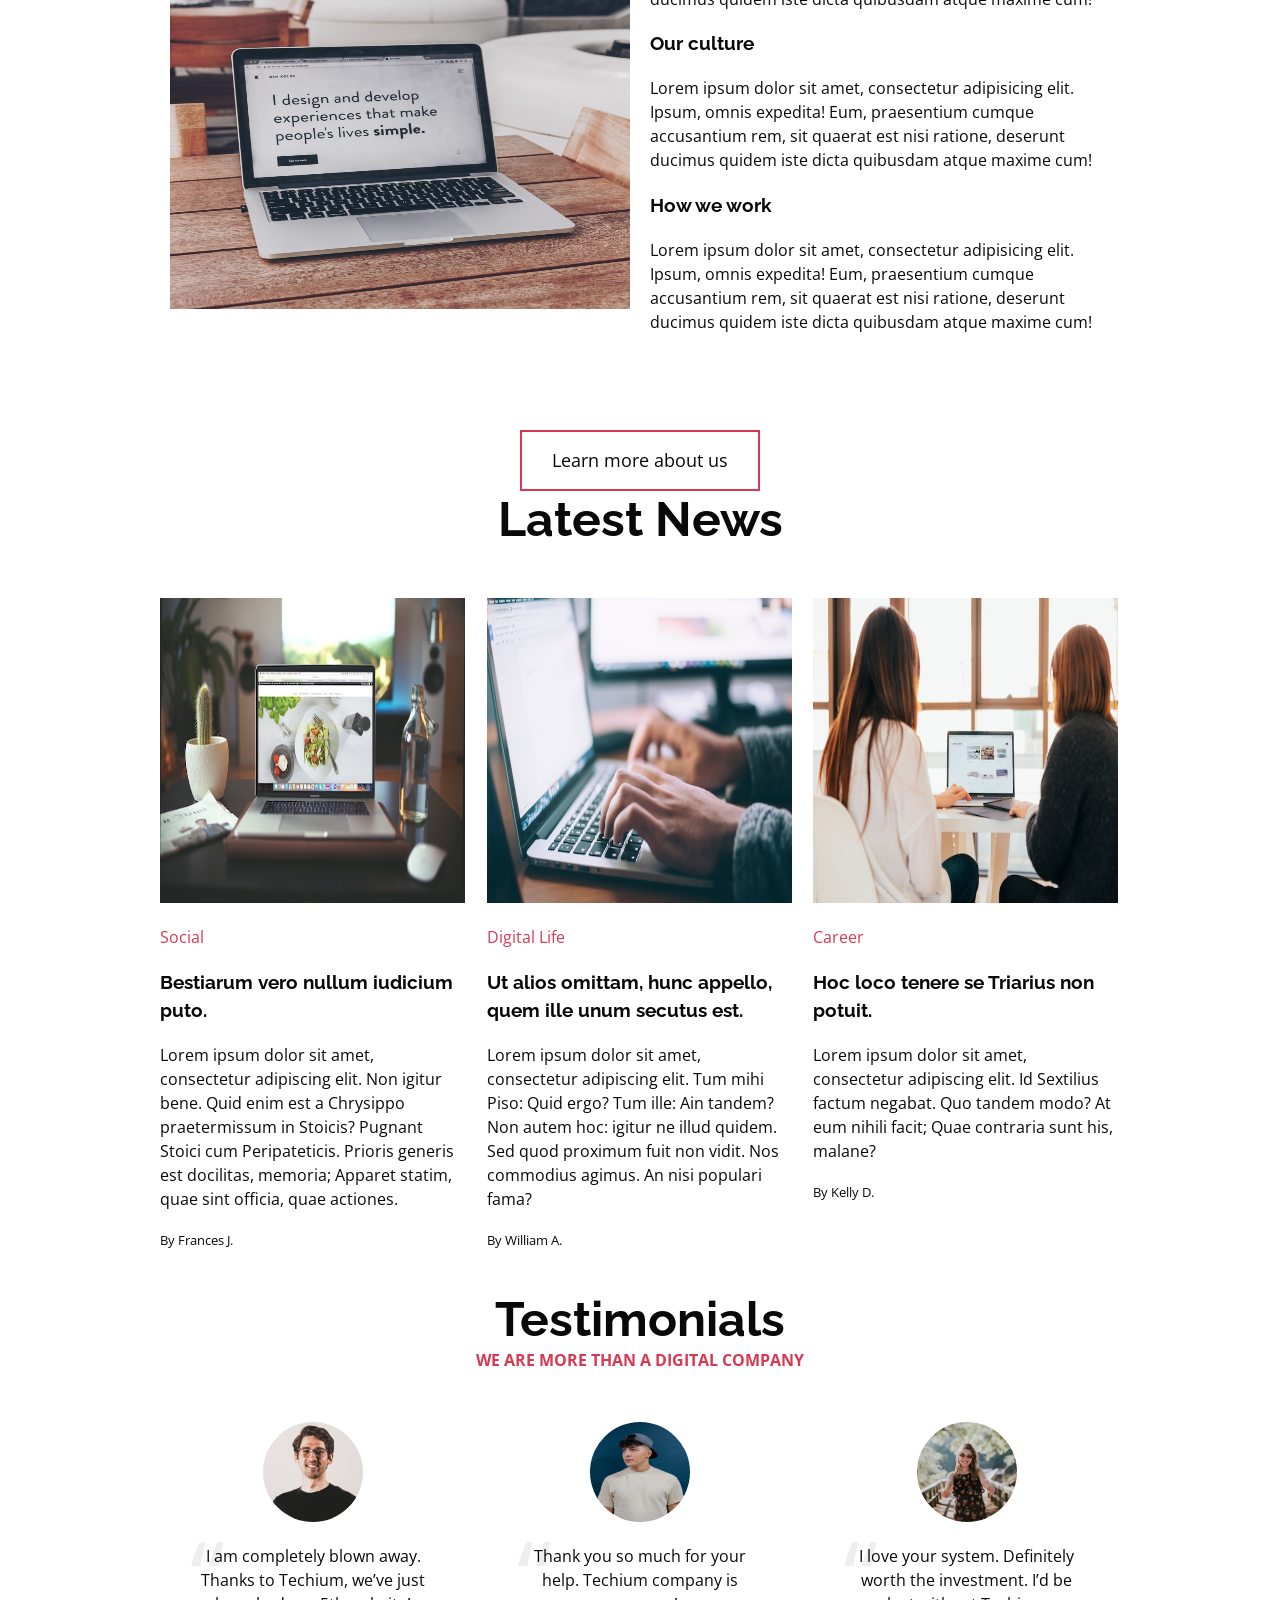
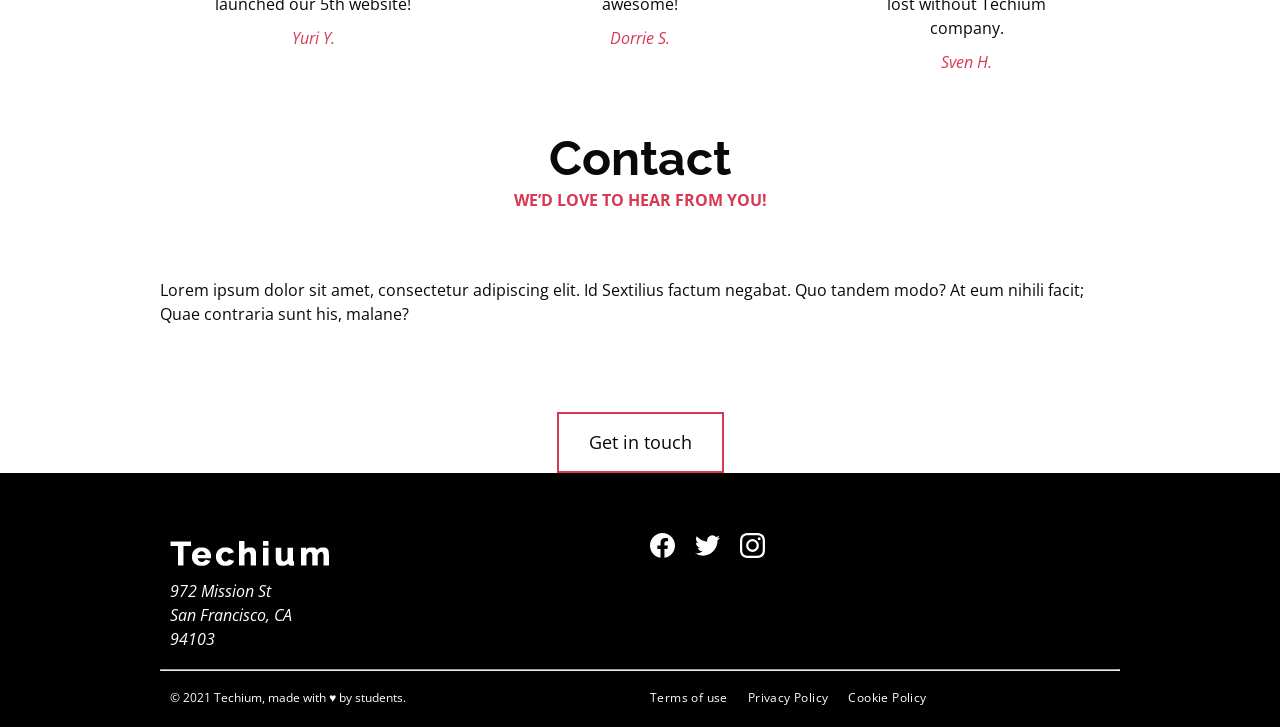
<file: flexbox/6-index.html>
<!DOCTYPE html>
<html lang="en" dir="ltr">
  <head>
    <meta charset="utf-8">
    <meta name="viewport" content="width=device-width, initial-scale=1, viewport-fit=cover">
    <title>Homepage - Techium</title>
    <meta name="description" content="Description of the page less than 150 characters">
    <link rel="icon" type="image/png" href="images/favicon.jpg">
    <link rel='stylesheet' href='6-styles.css'>
    <link href="https://fonts.googleapis.com/css?family=Open+Sans:400,700|Raleway:700&display=swap" rel="stylesheet"></p>

<p></head>
  <body>
    <!--Header -->
    <header class="header" data-section-theme="dark">
      <div class="container">
       <div class="header-container">
        <div class="header-logo">
          <a href="#">
            <img src="images/logo-white.png" alt="Techium logo" width="160" height="40">
          </a>
        </div>
        <nav class="navbar-menu">
          <ul class="nav">
            <li class="nav-item">
              <a href="#" class="nav-link">Home</a>
            </li>
            <li class="nav-item">
              <a href="#services" class="nav-link">Services</a>
            </li>
            <li class="nav-item">
              <a href="#works" class="nav-link">Works</a>
            </li>
            <li class="nav-item">
              <a href="#about" class="nav-link">About</a>
            </li>
            <li class="nav-item">
              <a href="#latest_news" class="nav-link">Latest news</a>
            </li>
            <li class="nav-item">
              <a href="#testimonials" class="nav-link">Testimonials</a>
            </li>
            <li class="nav-item">
              <a href="#contact" class="nav-link">Contact</a>
            </li>
          </ul>
        </nav>
      </div>
      </div>
    </header>
    <!-- Main -->
    <main>
      <!-- Hero section -->
      <section class="section-hero" data-section-theme="dark">
        <div class="container">
          <div class="section-body">
            <section class="section-inner">
              <h2 class="section-title">We help you build your brand</h2>
              <a href="#" class="button">Get Started</a>
            </section>
          </div>
        </div>
      </section>
      <!-- Services section -->
      <section id="services" class="section-services">
        <div class="container">
          <header class="section-header">
            <h2 class="section-title">Services</h2>
            <p class="section-tagline">We work with you</p>
          </header>
          <div class="section-body">
            <ul class="row">
              <li class="col-1-3">
                <div class="card-services">
                  <h3 class="card-title"><a href="#">Design & Concept</a></h3>
                </div>
              </li>
              <li class="col-1-3">
                <div class="card-services">
                  <h3 class="card-title"><a href="#">Digital Strategy</a></h3>
                </div>
              </li>
              <li class="col-1-3">
                <div class="card-services">
                  <h3 class="card-title"><a href="#">Content Strategy</a></h3>
                </div>
              </li>
              <li class="col-1-3">
                <div class="card-services">
                  <h3 class="card-title"><a href="#">UX Design</a></h3>
                </div>
              </li>
              <li class="col-1-3">
                <div class="card-services">
                  <h3 class="card-title"><a href="#">Web Development</a></h3>
                </div>
              </li>
              <li class="col-1-3">
                <div class="card-services">
                  <h3 class="card-title"><a href="#">Social Media</a></h3>
                </div>
              </li>
            </ul>
          </div>
        </div>
      </section>
      <!-- Works section -->
      <section id="works" class="section-works" data-section-theme="dark">
        <div class="container">
          <header class="section-header">
            <h2 class="section-title">Works</h2>
            <p class="section-tagline">Take a look at our portfolio</p>
          </header>
          <div class="section-body">
            <ul class="row">
              <li class="col-1-3">
                <article class="card-work">
                  <div class="card-outer">
                    <div class="card-image">
                      <img src="images/pic-work-01.jpg" alt="">
                    </div>
                    <div class="card-inner">
                      <h3 class="card-title"><a href="#">Interior Design</a></h3>
                    </div>
                  </div>
                </article>
              </li>
              <li class="col-1-3">
                <article class="card-work">
                  <div class="card-outer">
                    <div class="card-image">
                      <img src="images/pic-work-02.jpg" alt="">
                    </div>
                    <div class="card-inner">
                      <h3 class="card-title"><a href="#">Web Development</a></h3>
                    </div>
                  </div>
                </article>
              </li>
              <li class="col-1-3">
                <article class="card-work">
                  <div class="card-outer">
                    <div class="card-image">
                      <img src="images/pic-work-03.jpg" alt="">
                    </div>
                    <div class="card-inner">
                      <h3 class="card-title"><a href="#">Personal Development</a></h3>
                    </div>
                  </div>
                </article>
              </li>
            </ul>
          </div>
        </div>
      </section>
      <!-- About Us section -->
      <section id="about" class="section-about-us">
        <div class="container">
          <header class="section-header">
            <h2 class="section-title">About Us</h2>
            <p class="section-tagline">Everything about us</p>
          </header>
          <div class="section-body">
            <div class="row">
              <div class="col-1-2">
                <img src="images/pic-about-01.jpg" alt="" width="460" height="460">
              </div>
              <div class="col-1-2">
                <h3>Who are we</h3>
                <p>Lorem ipsum dolor sit amet, consectetur adipisicing elit. Ipsum, omnis expedita! Eum, praesentium cumque accusantium rem, sit quaerat est nisi ratione, deserunt ducimus quidem iste dicta quibusdam atque maxime cum!</p>
                <h3>Our culture</h3>
                <p>Lorem ipsum dolor sit amet, consectetur adipisicing elit. Ipsum, omnis expedita! Eum, praesentium cumque accusantium rem, sit quaerat est nisi ratione, deserunt ducimus quidem iste dicta quibusdam atque maxime cum!</p>
                <h3>How we work</h3>
                <p>Lorem ipsum dolor sit amet, consectetur adipisicing elit. Ipsum, omnis expedita! Eum, praesentium cumque accusantium rem, sit quaerat est nisi ratione, deserunt ducimus quidem iste dicta quibusdam atque maxime cum!</p>
              </div>
            </div>
          </div>
          <div class="section-footer">
            <a href="#" class="button">Learn more about us</a>
          </div>
        </div>
      </section>
      <!-- Latest news section -->
      <section id="latest_news" class="section-latest-news">
        <div class="container">
          <header class="section-header">
            <h2 class="section-title">Latest News</h2>
          </header>
          <div class="section-body">
            <ul class="row">
              <li class="col-1-3">
                <article class="card-blog">
                  <div>
                    <img src="images/pic-article-01.jpg" alt="" width="305" height="305">
                  </div>
                  <p class="card-category">Career</p>
                  <h3><a href="#">Hoc loco tenere se Triarius non potuit.</a></h3>
                  <p>Lorem ipsum dolor sit amet, consectetur adipiscing elit. Id Sextilius factum negabat. Quo tandem modo? At eum nihili facit; Quae contraria sunt his, malane?</p>
                  <small>By Kelly D.</small>
                </article>
              </li>
              <li class="col-1-3">
                <article class="card-blog">
                  <div>
                    <img src="images/pic-article-02.jpg" alt="" width="305" height="305">
                  </div>
                  <p class="card-category">Digital Life</p>
                  <h3><a href="#">Ut alios omittam, hunc appello, quem ille unum secutus est.</a></h3>
                  <p>Lorem ipsum dolor sit amet, consectetur adipiscing elit. Tum mihi Piso: Quid ergo? Tum ille: Ain tandem? Non autem hoc: igitur ne illud quidem. Sed quod proximum fuit non vidit. Nos commodius agimus. An nisi populari fama?</p>
                  <small>By William A.</small>
                </article>
              </li>
              <li class="col-1-3">
                <article class="card-blog">
                  <div>
                    <img src="images/pic-article-03.jpg" alt="" width="305" height="305">
                  </div>
                  <p class="card-category">Social</p>
                  <h3><a href="#">Bestiarum vero nullum iudicium puto.</a></h3>
                  <p>Lorem ipsum dolor sit amet, consectetur adipiscing elit. Non igitur bene. Quid enim est a Chrysippo praetermissum in Stoicis? Pugnant Stoici cum Peripateticis. Prioris generis est docilitas, memoria; Apparet statim, quae sint officia, quae actiones.</p>
                  <small>By Frances J.</small>
                </article>
              </li>
            </ul>
          </div>
        </div>
      </section>
      <!-- Testimonials section -->
      <section id="testimonial" class="section-testimonial">
        <div class="container">
          <header class="section-header">
            <h2 class="section-title">Testimonials</h2>
            <p class="section-tagline">We are more than a digital company</p>
          </header>
          <div class="section-body">
            <ul class="row">
              <li class="col-1-3">
                <article class="card-testimonial">
                  <img src="images/pic-person-01.jpg" alt="Yuri Y. avatar" width="100" height="100" class="card-avatar">
                  <blockquote class="card-quote">
                    <p>I am completely blown away. Thanks to Techium, we’ve just launched our 5th website!
                      <cite>Yuri Y.</cite>
                    </p>
                  </blockquote>
                </article>
              </li>
              <li class="col-1-3">
                <article class="card-testimonial">
                  <img src="images/pic-person-02.jpg" alt="Dorrie S. avatar" width="100" height="100" class="card-avatar">
                  <blockquote class="card-quote">
                    <p>Thank you so much for your help. Techium company is awesome!
                      <cite>Dorrie S.</cite>
                    </p>
                  </blockquote>
                </article>
              </li>
              <li class="col-1-3">
                <article class="card-testimonial">
                  <img src="images/pic-person-03.jpg" alt="Sven H. avatar" width="100" height="100" class="card-avatar">
                  <blockquote class="card-quote">
                    <p>I love your system. Definitely worth the investment. I’d be lost without Techium company.
                      <cite>Sven H.</cite>
                    </p>
                  </blockquote>
                </article>
              </li>
            </ul>
          </div>
        </div>
      </section>
      <!-- Contact section -->
      <section id="contact" class="section-contact">
        <div class="container">
          <header class="section-header">
            <h2 class="section-title">Contact</h2>
            <p class="section-tagline">We’d love to hear from you!</p>
          </header>
          <div class="section-body">
            <p>Lorem ipsum dolor sit amet, consectetur adipiscing elit. Id Sextilius factum negabat. Quo tandem modo? At eum nihili facit; Quae contraria sunt his, malane?</p>
          </div>
          <div class="section-footer">
            <a href="#" class="button">Get in touch</a>
          </div>
        </div>
      </section>
    </main>
    <!-- Footer -->
    <footer class="footer" data-section-theme="dark">
      <div  class="container">
        <div class="row">
          <div class="col-1-2">
            <img src="images/logo-white.png" alt="Techium logo" width="160" height="40">
            <address class="footer-address">
              972 Mission St<br>
              San Francisco, CA<br>
              94103
            </address>
          </div>
          <div class="col-1-2">
            <ul class="social nav">
              <li class="social-item nav-item">
                <a href="https://www.facebook.com" class="social-link">
                  <svg viewbox="0 0 24 24" xmlns="http://www.w3.org/2000/svg" width="25" height="25">
                    <title>
                      Facebook icon
                    </title>
                    <path d="M23.998 12c0-6.628-5.372-12-11.999-12C5.372 0 0 5.372 0 12c0 5.988 4.388 10.952 10.124 11.852v-8.384H7.078v-3.469h3.046V9.356c0-3.008 1.792-4.669 4.532-4.669 1.313 0 2.686.234 2.686.234v2.953H15.83c-1.49 0-1.955.925-1.955 1.874V12h3.328l-.532 3.469h-2.796v8.384c5.736-.9 10.124-5.864 10.124-11.853z"/>
                  </svg>
                </a>
              </li>
              <li class="social-item nav-item">
                <a href="https://twitter.com" class="social-link">
                  <svg viewbox="0 0 24 24" xmlns="http://www.w3.org/2000/svg" width="25" height="25">
                    <title>
                      Twitter icon
                    </title>
                    <path d="M23.954 4.569a10 10 0 0 1-2.825.775 4.958 4.958 0 0 0 2.163-2.723c-.951.555-2.005.959-3.127 1.184a4.92 4.92 0 0 0-8.384 4.482C7.691 8.094 4.066 6.13 1.64 3.161a4.822 4.822 0 0 0-.666 2.475c0 1.71.87 3.213 2.188 4.096a4.904 4.904 0 0 1-2.228-.616v.061a4.923 4.923 0 0 0 3.946 4.827 4.996 4.996 0 0 1-2.212.085 4.937 4.937 0 0 0 4.604 3.417 9.868 9.868 0 0 1-6.102 2.105c-.39 0-.779-.023-1.17-.067a13.995 13.995 0 0 0 7.557 2.209c9.054 0 13.999-7.496 13.999-13.986 0-.209 0-.42-.015-.63a9.936 9.936 0 0 0 2.46-2.548l-.047-.02z"/>
                  </svg>
                </a>
              </li>
              <li class="social-item nav-item">
                <a href="https://www.instagram.com" class="social-link">
                  <svg viewbox="0 0 24 24" xmlns="http://www.w3.org/2000/svg" width="25" height="25">
                    <title>
                      Instagram icon
                    </title>
                    <path d="M12 0C8.74 0 8.333.015 7.053.072 5.775.132 4.905.333 4.14.63c-.789.306-1.459.717-2.126 1.384S.935 3.35.63 4.14C.333 4.905.131 5.775.072 7.053.012 8.333 0 8.74 0 12s.015 3.667.072 4.947c.06 1.277.261 2.148.558 2.913a5.885 5.885 0 0 0 1.384 2.126A5.868 5.868 0 0 0 4.14 23.37c.766.296 1.636.499 2.913.558C8.333 23.988 8.74 24 12 24s3.667-.015 4.947-.072c1.277-.06 2.148-.262 2.913-.558a5.898 5.898 0 0 0 2.126-1.384 5.86 5.86 0 0 0 1.384-2.126c.296-.765.499-1.636.558-2.913.06-1.28.072-1.687.072-4.947s-.015-3.667-.072-4.947c-.06-1.277-.262-2.149-.558-2.913a5.89 5.89 0 0 0-1.384-2.126A5.847 5.847 0 0 0 19.86.63c-.765-.297-1.636-.499-2.913-.558C15.667.012 15.26 0 12 0zm0 2.16c3.203 0 3.585.016 4.85.071 1.17.055 1.805.249 2.227.415.562.217.96.477 1.382.896.419.42.679.819.896 1.381.164.422.36 1.057.413 2.227.057 1.266.07 1.646.07 4.85s-.015 3.585-.074 4.85c-.061 1.17-.256 1.805-.421 2.227a3.81 3.81 0 0 1-.899 1.382 3.744 3.744 0 0 1-1.38.896c-.42.164-1.065.36-2.235.413-1.274.057-1.649.07-4.859.07-3.211 0-3.586-.015-4.859-.074-1.171-.061-1.816-.256-2.236-.421a3.716 3.716 0 0 1-1.379-.899 3.644 3.644 0 0 1-.9-1.38c-.165-.42-.359-1.065-.42-2.235-.045-1.26-.061-1.649-.061-4.844 0-3.196.016-3.586.061-4.861.061-1.17.255-1.814.42-2.234.21-.57.479-.96.9-1.381.419-.419.81-.689 1.379-.898.42-.166 1.051-.361 2.221-.421 1.275-.045 1.65-.06 4.859-.06l.045.03zm0 3.678a6.162 6.162 0 1 0 0 12.324 6.162 6.162 0 1 0 0-12.324zM12 16c-2.21 0-4-1.79-4-4s1.79-4 4-4 4 1.79 4 4-1.79 4-4 4zm7.846-10.405a1.441 1.441 0 0 1-2.88 0 1.44 1.44 0 0 1 2.88 0z"/>
                  </svg>
                </a>
              </li>
            </ul>
          </div>
        </div>
        <hr>
        <div class="row">
          <div class="col-1-2">
            <p class="footer-copyright">© 2021 Techium, made with ♥ by students.</p>
          </div>
          <div class="col-1-2">
            <ul class="footer-nav nav">
              <li class="footer-nav-item nav-item">
                <a href="#" class="footer-nav-link">Terms of use</a>
              </li>
              <li class="footer-nav-item nav-item">
                <a href="#" class="footer-nav-link">Privacy Policy</a>
              </li>
              <li class="footer-nav-item nav-item">
                <a href="#" class="footer-nav-link">Cookie Policy</a>
              </li>
            </ul>
          </div>
        </div>
      </div>
    </footer>
  </body>
</html>
</file>
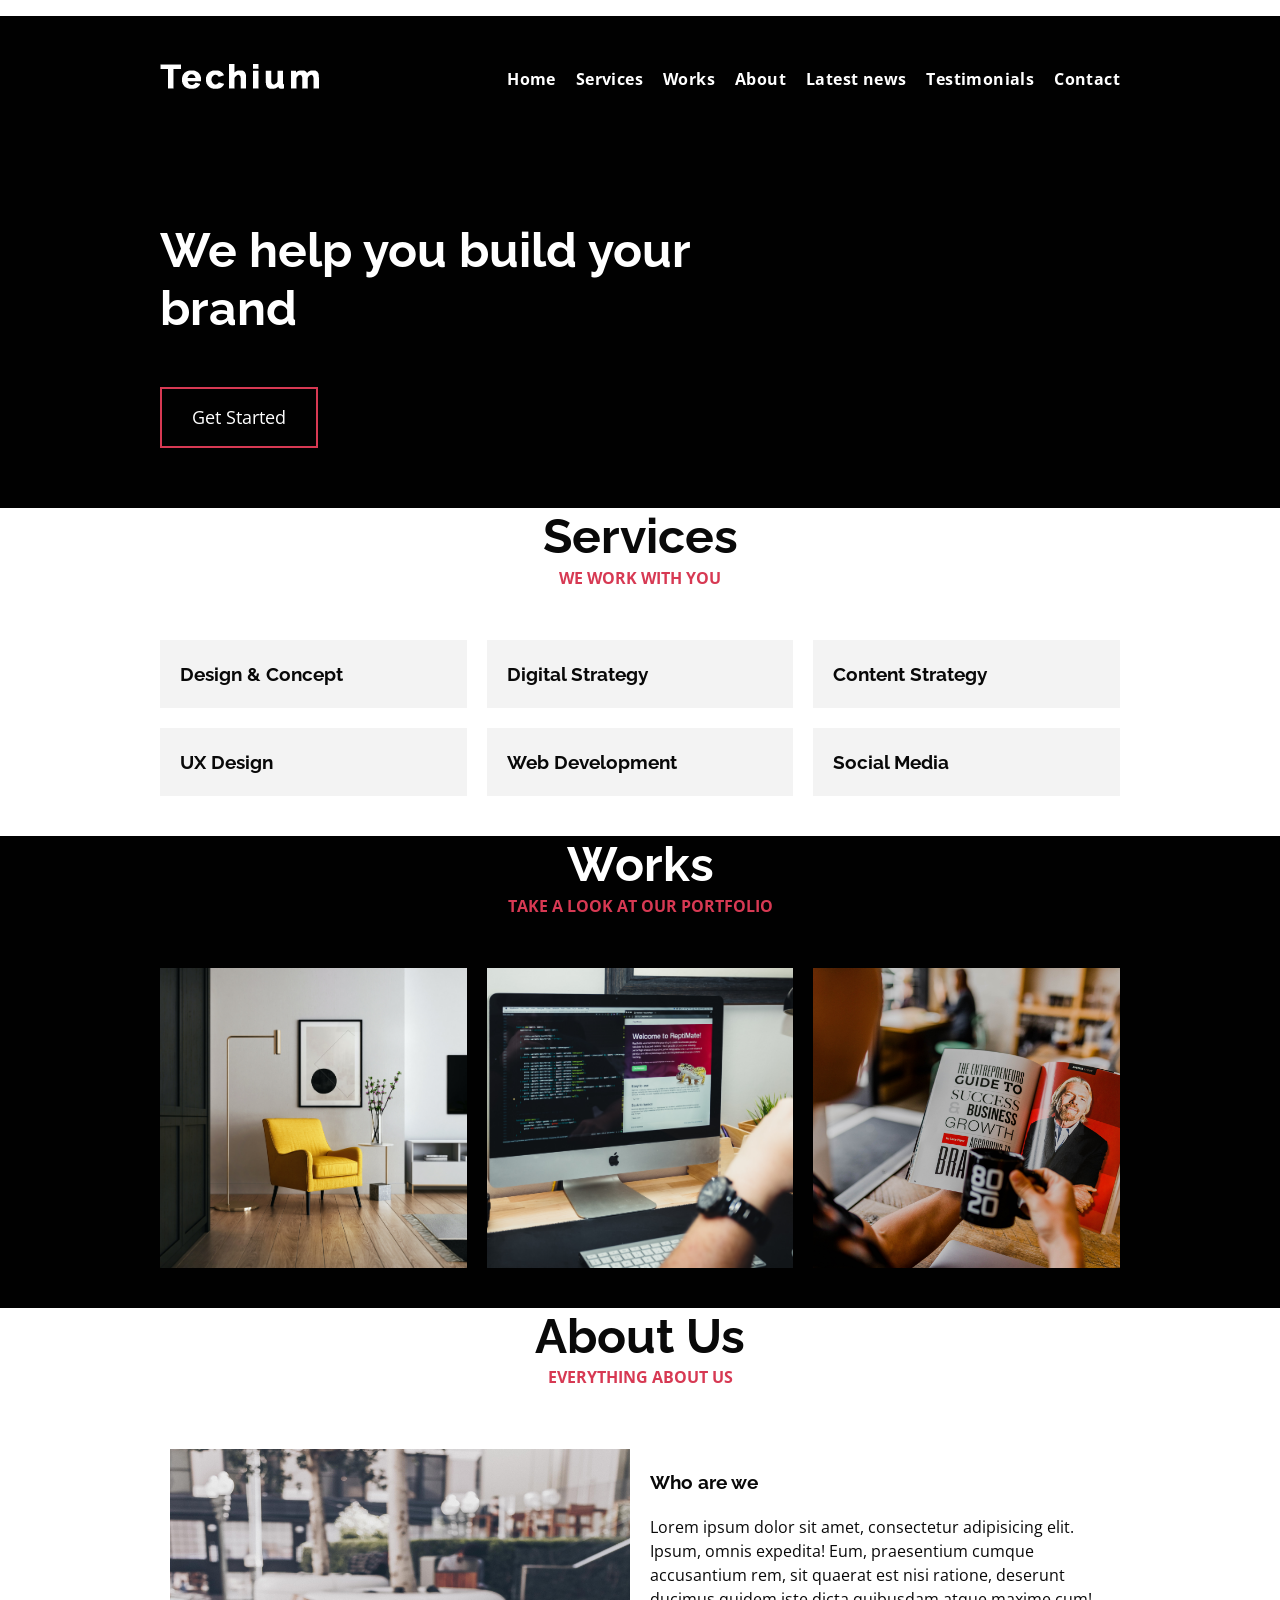
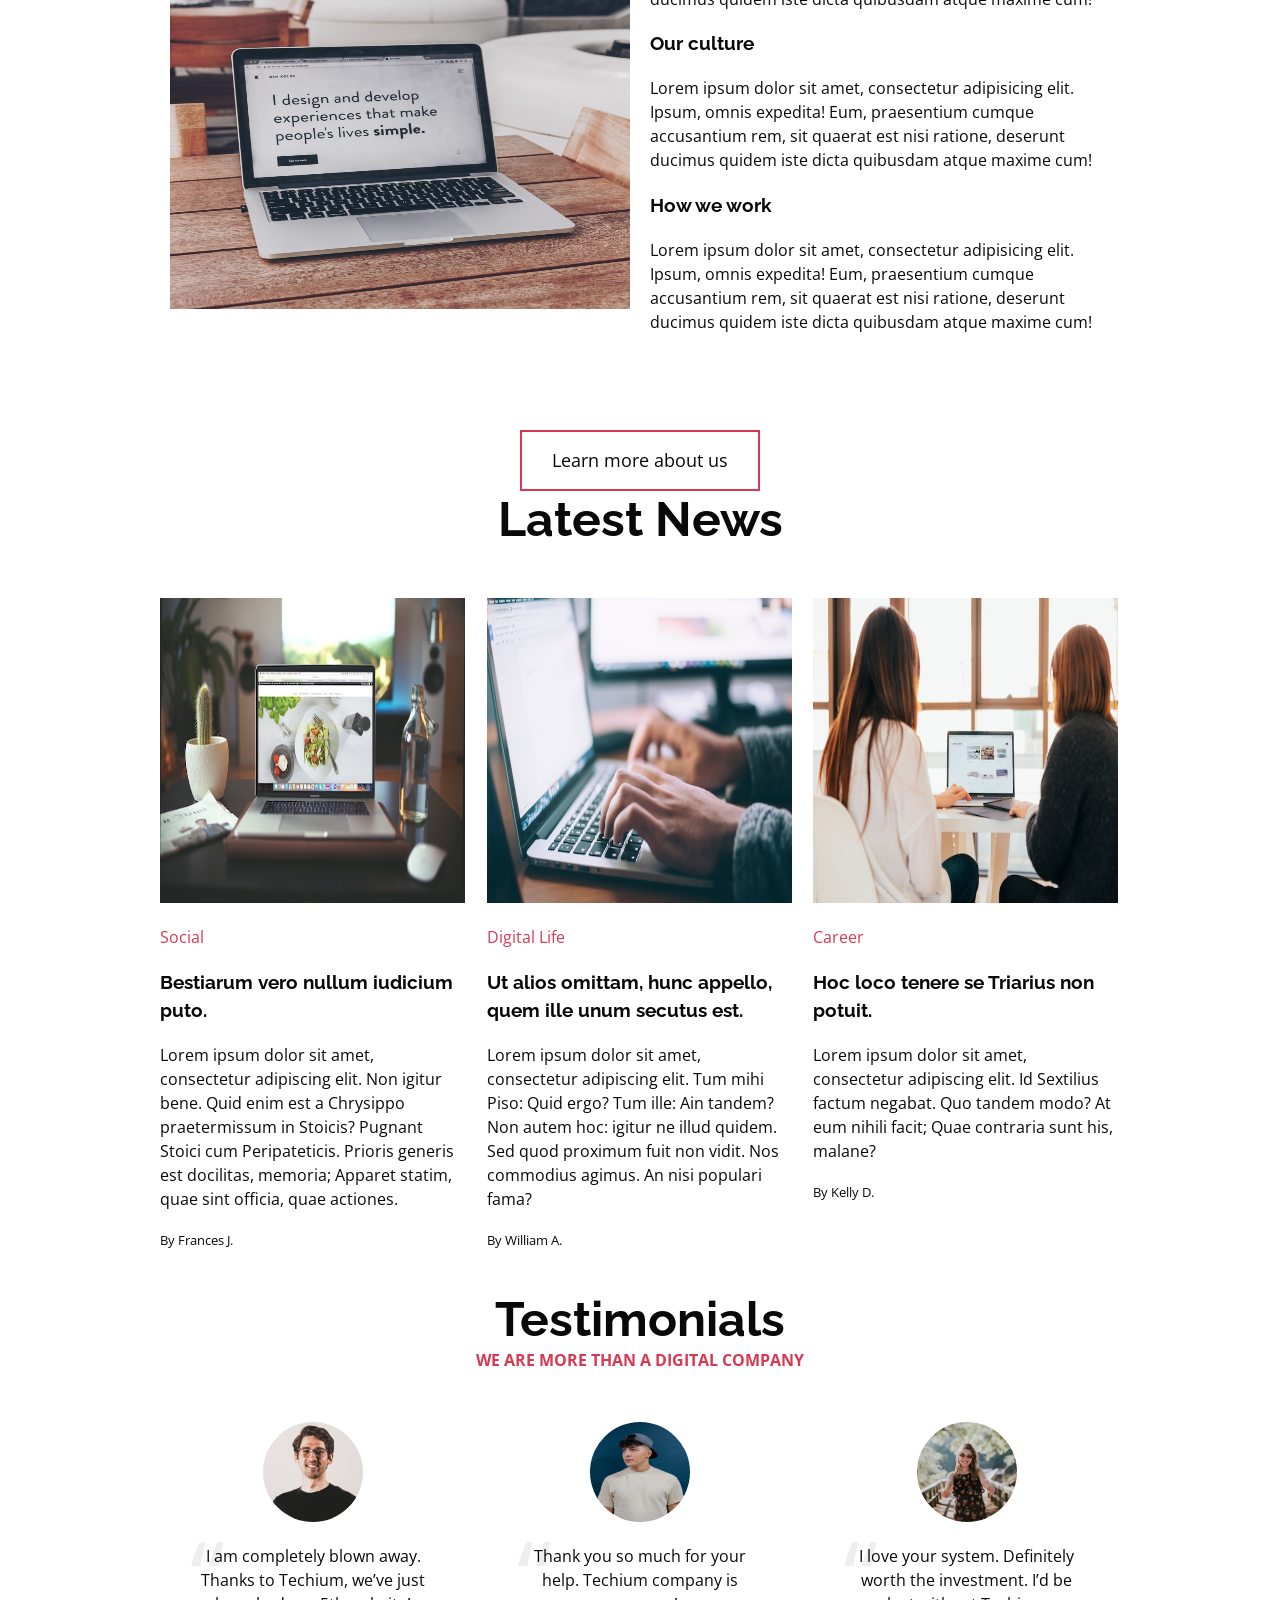
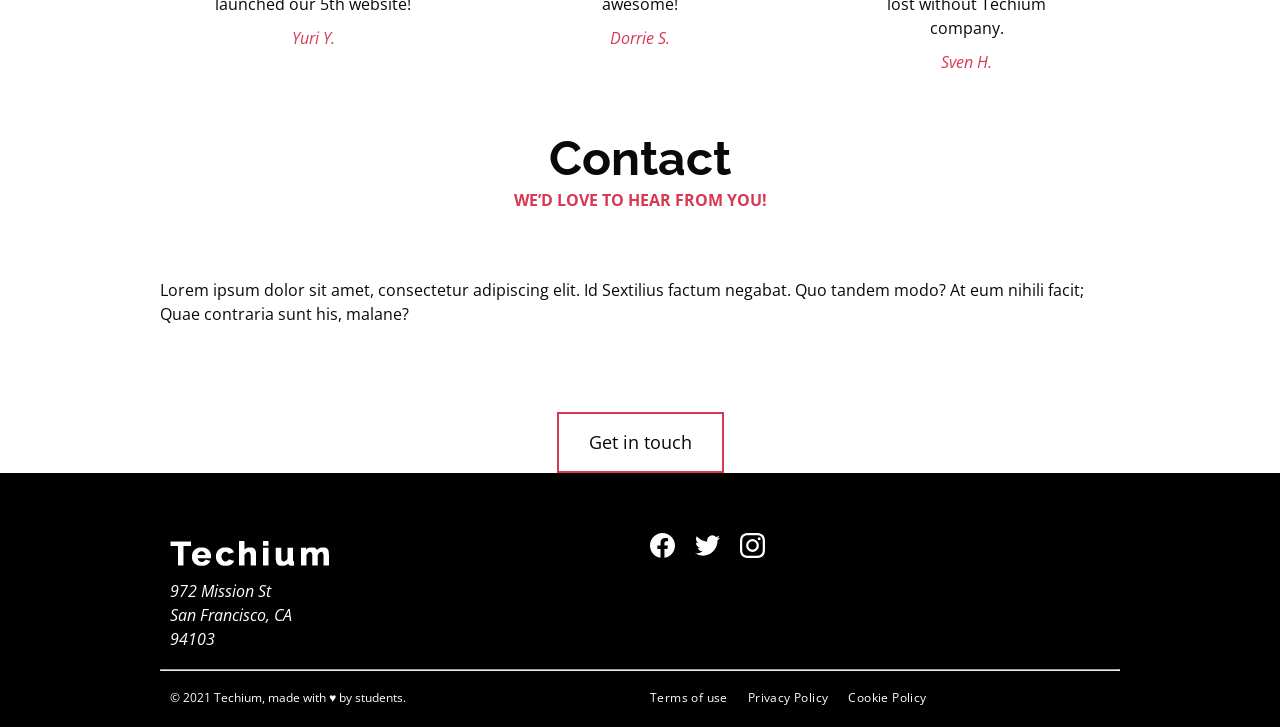
<file: flexbox/7-index.html>
<!DOCTYPE html>
<html lang="en" dir="ltr">
  <head>
    <meta charset="utf-8">
    <meta name="viewport" content="width=device-width, initial-scale=1, viewport-fit=cover">
    <title>Homepage - Techium</title>
    <meta name="description" content="Description of the page less than 150 characters">
    <link rel="icon" type="image/png" href="images/favicon.jpg">
    <link rel='stylesheet' href='7-styles.css'>
    <link href="https://fonts.googleapis.com/css?family=Open+Sans:400,700|Raleway:700&display=swap" rel="stylesheet"></p>

<p></head>
  <body>
    <!--Header -->
    <header class="header" data-section-theme="dark">
      <div class="container">
       <div class="header-container">
        <div class="header-logo">
          <a href="#">
            <img src="images/logo-white.png" alt="Techium logo" width="160" height="40">
          </a>
        </div>
        <nav class="navbar-menu">
          <ul class="nav">
            <li class="nav-item">
              <a href="#" class="nav-link">Home</a>
            </li>
            <li class="nav-item">
              <a href="#services" class="nav-link">Services</a>
            </li>
            <li class="nav-item">
              <a href="#works" class="nav-link">Works</a>
            </li>
            <li class="nav-item">
              <a href="#about" class="nav-link">About</a>
            </li>
            <li class="nav-item">
              <a href="#latest_news" class="nav-link">Latest news</a>
            </li>
            <li class="nav-item">
              <a href="#testimonials" class="nav-link">Testimonials</a>
            </li>
            <li class="nav-item">
              <a href="#contact" class="nav-link">Contact</a>
            </li>
          </ul>
        </nav>
      </div>
      </div>
    </header>
    <!-- Main -->
    <main>
      <!-- Hero section -->
      <section class="section-hero" data-section-theme="dark">
        <div class="container">
          <div class="section-body">
            <section class="section-inner">
              <h2 class="section-title">We help you build your brand</h2>
              <a href="#" class="button">Get Started</a>
            </section>
          </div>
        </div>
      </section>
      <!-- Services section -->
      <section id="services" class="section-services">
        <div class="container">
          <header class="section-header">
            <h2 class="section-title">Services</h2>
            <p class="section-tagline">We work with you</p>
          </header>
          <div class="section-body">
            <ul class="row">
              <li class="col-1-3">
                <div class="card-services">
                  <h3 class="card-title"><a href="#">Design & Concept</a></h3>
                </div>
              </li>
              <li class="col-1-3">
                <div class="card-services">
                  <h3 class="card-title"><a href="#">Digital Strategy</a></h3>
                </div>
              </li>
              <li class="col-1-3">
                <div class="card-services">
                  <h3 class="card-title"><a href="#">Content Strategy</a></h3>
                </div>
              </li>
              <li class="col-1-3">
                <div class="card-services">
                  <h3 class="card-title"><a href="#">UX Design</a></h3>
                </div>
              </li>
              <li class="col-1-3">
                <div class="card-services">
                  <h3 class="card-title"><a href="#">Web Development</a></h3>
                </div>
              </li>
              <li class="col-1-3">
                <div class="card-services">
                  <h3 class="card-title"><a href="#">Social Media</a></h3>
                </div>
              </li>
            </ul>
          </div>
        </div>
      </section>
      <!-- Works section -->
      <section id="works" class="section-works" data-section-theme="dark">
        <div class="container">
          <header class="section-header">
            <h2 class="section-title">Works</h2>
            <p class="section-tagline">Take a look at our portfolio</p>
          </header>
          <div class="section-body">
            <ul class="row">
              <li class="col-1-3">
                <article class="card-work">
                  <div class="card-outer">
                    <div class="card-image">
                      <img src="images/pic-work-01.jpg" alt="">
                    </div>
                    <div class="card-inner">
                      <h3 class="card-title"><a href="#">Interior Design</a></h3>
                    </div>
                  </div>
                </article>
              </li>
              <li class="col-1-3">
                <article class="card-work">
                  <div class="card-outer">
                    <div class="card-image">
                      <img src="images/pic-work-02.jpg" alt="">
                    </div>
                    <div class="card-inner">
                      <h3 class="card-title"><a href="#">Web Development</a></h3>
                    </div>
                  </div>
                </article>
              </li>
              <li class="col-1-3">
                <article class="card-work">
                  <div class="card-outer">
                    <div class="card-image">
                      <img src="images/pic-work-03.jpg" alt="">
                    </div>
                    <div class="card-inner">
                      <h3 class="card-title"><a href="#">Personal Development</a></h3>
                    </div>
                  </div>
                </article>
              </li>
            </ul>
          </div>
        </div>
      </section>
      <!-- About Us section -->
      <section id="about" class="section-about-us">
        <div class="container">
          <header class="section-header">
            <h2 class="section-title">About Us</h2>
            <p class="section-tagline">Everything about us</p>
          </header>
          <div class="section-body">
            <div class="row">
              <div class="col-1-2">
                <img src="images/pic-about-01.jpg" alt="" width="460" height="460">
              </div>
              <div class="col-1-2">
                <h3>Who are we</h3>
                <p>Lorem ipsum dolor sit amet, consectetur adipisicing elit. Ipsum, omnis expedita! Eum, praesentium cumque accusantium rem, sit quaerat est nisi ratione, deserunt ducimus quidem iste dicta quibusdam atque maxime cum!</p>
                <h3>Our culture</h3>
                <p>Lorem ipsum dolor sit amet, consectetur adipisicing elit. Ipsum, omnis expedita! Eum, praesentium cumque accusantium rem, sit quaerat est nisi ratione, deserunt ducimus quidem iste dicta quibusdam atque maxime cum!</p>
                <h3>How we work</h3>
                <p>Lorem ipsum dolor sit amet, consectetur adipisicing elit. Ipsum, omnis expedita! Eum, praesentium cumque accusantium rem, sit quaerat est nisi ratione, deserunt ducimus quidem iste dicta quibusdam atque maxime cum!</p>
              </div>
            </div>
          </div>
          <div class="section-footer">
            <a href="#" class="button">Learn more about us</a>
          </div>
        </div>
      </section>
      <!-- Latest news section -->
      <section id="latest_news" class="section-latest-news">
        <div class="container">
          <header class="section-header">
            <h2 class="section-title">Latest News</h2>
          </header>
          <div class="section-body">
            <ul class="row">
              <li class="col-1-3">
                <article class="card-blog">
                  <div>
                    <img src="images/pic-article-01.jpg" alt="" width="305" height="305">
                  </div>
                  <p class="card-category">Career</p>
                  <h3><a href="#">Hoc loco tenere se Triarius non potuit.</a></h3>
                  <p>Lorem ipsum dolor sit amet, consectetur adipiscing elit. Id Sextilius factum negabat. Quo tandem modo? At eum nihili facit; Quae contraria sunt his, malane?</p>
                  <small>By Kelly D.</small>
                </article>
              </li>
              <li class="col-1-3">
                <article class="card-blog">
                  <div>
                    <img src="images/pic-article-02.jpg" alt="" width="305" height="305">
                  </div>
                  <p class="card-category">Digital Life</p>
                  <h3><a href="#">Ut alios omittam, hunc appello, quem ille unum secutus est.</a></h3>
                  <p>Lorem ipsum dolor sit amet, consectetur adipiscing elit. Tum mihi Piso: Quid ergo? Tum ille: Ain tandem? Non autem hoc: igitur ne illud quidem. Sed quod proximum fuit non vidit. Nos commodius agimus. An nisi populari fama?</p>
                  <small>By William A.</small>
                </article>
              </li>
              <li class="col-1-3">
                <article class="card-blog">
                  <div>
                    <img src="images/pic-article-03.jpg" alt="" width="305" height="305">
                  </div>
                  <p class="card-category">Social</p>
                  <h3><a href="#">Bestiarum vero nullum iudicium puto.</a></h3>
                  <p>Lorem ipsum dolor sit amet, consectetur adipiscing elit. Non igitur bene. Quid enim est a Chrysippo praetermissum in Stoicis? Pugnant Stoici cum Peripateticis. Prioris generis est docilitas, memoria; Apparet statim, quae sint officia, quae actiones.</p>
                  <small>By Frances J.</small>
                </article>
              </li>
            </ul>
          </div>
        </div>
      </section>
      <!-- Testimonials section -->
      <section id="testimonial" class="section-testimonial">
        <div class="container">
          <header class="section-header">
            <h2 class="section-title">Testimonials</h2>
            <p class="section-tagline">We are more than a digital company</p>
          </header>
          <div class="section-body">
            <ul class="row">
              <li class="col-1-3">
                <article class="card-testimonial">
                  <img src="images/pic-person-01.jpg" alt="Yuri Y. avatar" width="100" height="100" class="card-avatar">
                  <blockquote class="card-quote">
                    <p>I am completely blown away. Thanks to Techium, we’ve just launched our 5th website!
                      <cite>Yuri Y.</cite>
                    </p>
                  </blockquote>
                </article>
              </li>
              <li class="col-1-3">
                <article class="card-testimonial">
                  <img src="images/pic-person-02.jpg" alt="Dorrie S. avatar" width="100" height="100" class="card-avatar">
                  <blockquote class="card-quote">
                    <p>Thank you so much for your help. Techium company is awesome!
                      <cite>Dorrie S.</cite>
                    </p>
                  </blockquote>
                </article>
              </li>
              <li class="col-1-3">
                <article class="card-testimonial">
                  <img src="images/pic-person-03.jpg" alt="Sven H. avatar" width="100" height="100" class="card-avatar">
                  <blockquote class="card-quote">
                    <p>I love your system. Definitely worth the investment. I’d be lost without Techium company.
                      <cite>Sven H.</cite>
                    </p>
                  </blockquote>
                </article>
              </li>
            </ul>
          </div>
        </div>
      </section>
      <!-- Contact section -->
      <section id="contact" class="section-contact">
        <div class="container">
          <header class="section-header">
            <h2 class="section-title">Contact</h2>
            <p class="section-tagline">We’d love to hear from you!</p>
          </header>
          <div class="section-body">
            <p>Lorem ipsum dolor sit amet, consectetur adipiscing elit. Id Sextilius factum negabat. Quo tandem modo? At eum nihili facit; Quae contraria sunt his, malane?</p>
          </div>
          <div class="section-footer">
            <a href="#" class="button">Get in touch</a>
          </div>
        </div>
      </section>
    </main>
    <!-- Footer -->
    <footer class="footer" data-section-theme="dark">
      <div  class="container">
        <div class="row">
          <div class="col-1-2">
            <img src="images/logo-white.png" alt="Techium logo" width="160" height="40">
            <address class="footer-address">
              972 Mission St<br>
              San Francisco, CA<br>
              94103
            </address>
          </div>
          <div class="col-1-2">
            <ul class="social nav">
              <li class="social-item nav-item">
                <a href="https://www.facebook.com" class="social-link">
                  <svg viewbox="0 0 24 24" xmlns="http://www.w3.org/2000/svg" width="25" height="25">
                    <title>
                      Facebook icon
                    </title>
                    <path d="M23.998 12c0-6.628-5.372-12-11.999-12C5.372 0 0 5.372 0 12c0 5.988 4.388 10.952 10.124 11.852v-8.384H7.078v-3.469h3.046V9.356c0-3.008 1.792-4.669 4.532-4.669 1.313 0 2.686.234 2.686.234v2.953H15.83c-1.49 0-1.955.925-1.955 1.874V12h3.328l-.532 3.469h-2.796v8.384c5.736-.9 10.124-5.864 10.124-11.853z"/>
                  </svg>
                </a>
              </li>
              <li class="social-item nav-item">
                <a href="https://twitter.com" class="social-link">
                  <svg viewbox="0 0 24 24" xmlns="http://www.w3.org/2000/svg" width="25" height="25">
                    <title>
                      Twitter icon
                    </title>
                    <path d="M23.954 4.569a10 10 0 0 1-2.825.775 4.958 4.958 0 0 0 2.163-2.723c-.951.555-2.005.959-3.127 1.184a4.92 4.92 0 0 0-8.384 4.482C7.691 8.094 4.066 6.13 1.64 3.161a4.822 4.822 0 0 0-.666 2.475c0 1.71.87 3.213 2.188 4.096a4.904 4.904 0 0 1-2.228-.616v.061a4.923 4.923 0 0 0 3.946 4.827 4.996 4.996 0 0 1-2.212.085 4.937 4.937 0 0 0 4.604 3.417 9.868 9.868 0 0 1-6.102 2.105c-.39 0-.779-.023-1.17-.067a13.995 13.995 0 0 0 7.557 2.209c9.054 0 13.999-7.496 13.999-13.986 0-.209 0-.42-.015-.63a9.936 9.936 0 0 0 2.46-2.548l-.047-.02z"/>
                  </svg>
                </a>
              </li>
              <li class="social-item nav-item">
                <a href="https://www.instagram.com" class="social-link">
                  <svg viewbox="0 0 24 24" xmlns="http://www.w3.org/2000/svg" width="25" height="25">
                    <title>
                      Instagram icon
                    </title>
                    <path d="M12 0C8.74 0 8.333.015 7.053.072 5.775.132 4.905.333 4.14.63c-.789.306-1.459.717-2.126 1.384S.935 3.35.63 4.14C.333 4.905.131 5.775.072 7.053.012 8.333 0 8.74 0 12s.015 3.667.072 4.947c.06 1.277.261 2.148.558 2.913a5.885 5.885 0 0 0 1.384 2.126A5.868 5.868 0 0 0 4.14 23.37c.766.296 1.636.499 2.913.558C8.333 23.988 8.74 24 12 24s3.667-.015 4.947-.072c1.277-.06 2.148-.262 2.913-.558a5.898 5.898 0 0 0 2.126-1.384 5.86 5.86 0 0 0 1.384-2.126c.296-.765.499-1.636.558-2.913.06-1.28.072-1.687.072-4.947s-.015-3.667-.072-4.947c-.06-1.277-.262-2.149-.558-2.913a5.89 5.89 0 0 0-1.384-2.126A5.847 5.847 0 0 0 19.86.63c-.765-.297-1.636-.499-2.913-.558C15.667.012 15.26 0 12 0zm0 2.16c3.203 0 3.585.016 4.85.071 1.17.055 1.805.249 2.227.415.562.217.96.477 1.382.896.419.42.679.819.896 1.381.164.422.36 1.057.413 2.227.057 1.266.07 1.646.07 4.85s-.015 3.585-.074 4.85c-.061 1.17-.256 1.805-.421 2.227a3.81 3.81 0 0 1-.899 1.382 3.744 3.744 0 0 1-1.38.896c-.42.164-1.065.36-2.235.413-1.274.057-1.649.07-4.859.07-3.211 0-3.586-.015-4.859-.074-1.171-.061-1.816-.256-2.236-.421a3.716 3.716 0 0 1-1.379-.899 3.644 3.644 0 0 1-.9-1.38c-.165-.42-.359-1.065-.42-2.235-.045-1.26-.061-1.649-.061-4.844 0-3.196.016-3.586.061-4.861.061-1.17.255-1.814.42-2.234.21-.57.479-.96.9-1.381.419-.419.81-.689 1.379-.898.42-.166 1.051-.361 2.221-.421 1.275-.045 1.65-.06 4.859-.06l.045.03zm0 3.678a6.162 6.162 0 1 0 0 12.324 6.162 6.162 0 1 0 0-12.324zM12 16c-2.21 0-4-1.79-4-4s1.79-4 4-4 4 1.79 4 4-1.79 4-4 4zm7.846-10.405a1.441 1.441 0 0 1-2.88 0 1.44 1.44 0 0 1 2.88 0z"/>
                  </svg>
                </a>
              </li>
            </ul>
          </div>
        </div>
        <hr>
        <div class="row">
          <div class="col-1-2">
            <p class="footer-copyright">© 2021 Techium, made with ♥ by students.</p>
          </div>
          <div class="col-1-2">
            <ul class="footer-nav nav">
              <li class="footer-nav-item nav-item">
                <a href="#" class="footer-nav-link">Terms of use</a>
              </li>
              <li class="footer-nav-item nav-item">
                <a href="#" class="footer-nav-link">Privacy Policy</a>
              </li>
              <li class="footer-nav-item nav-item">
                <a href="#" class="footer-nav-link">Cookie Policy</a>
              </li>
            </ul>
          </div>
        </div>
      </div>
    </footer>
  </body>
</html>
</file>
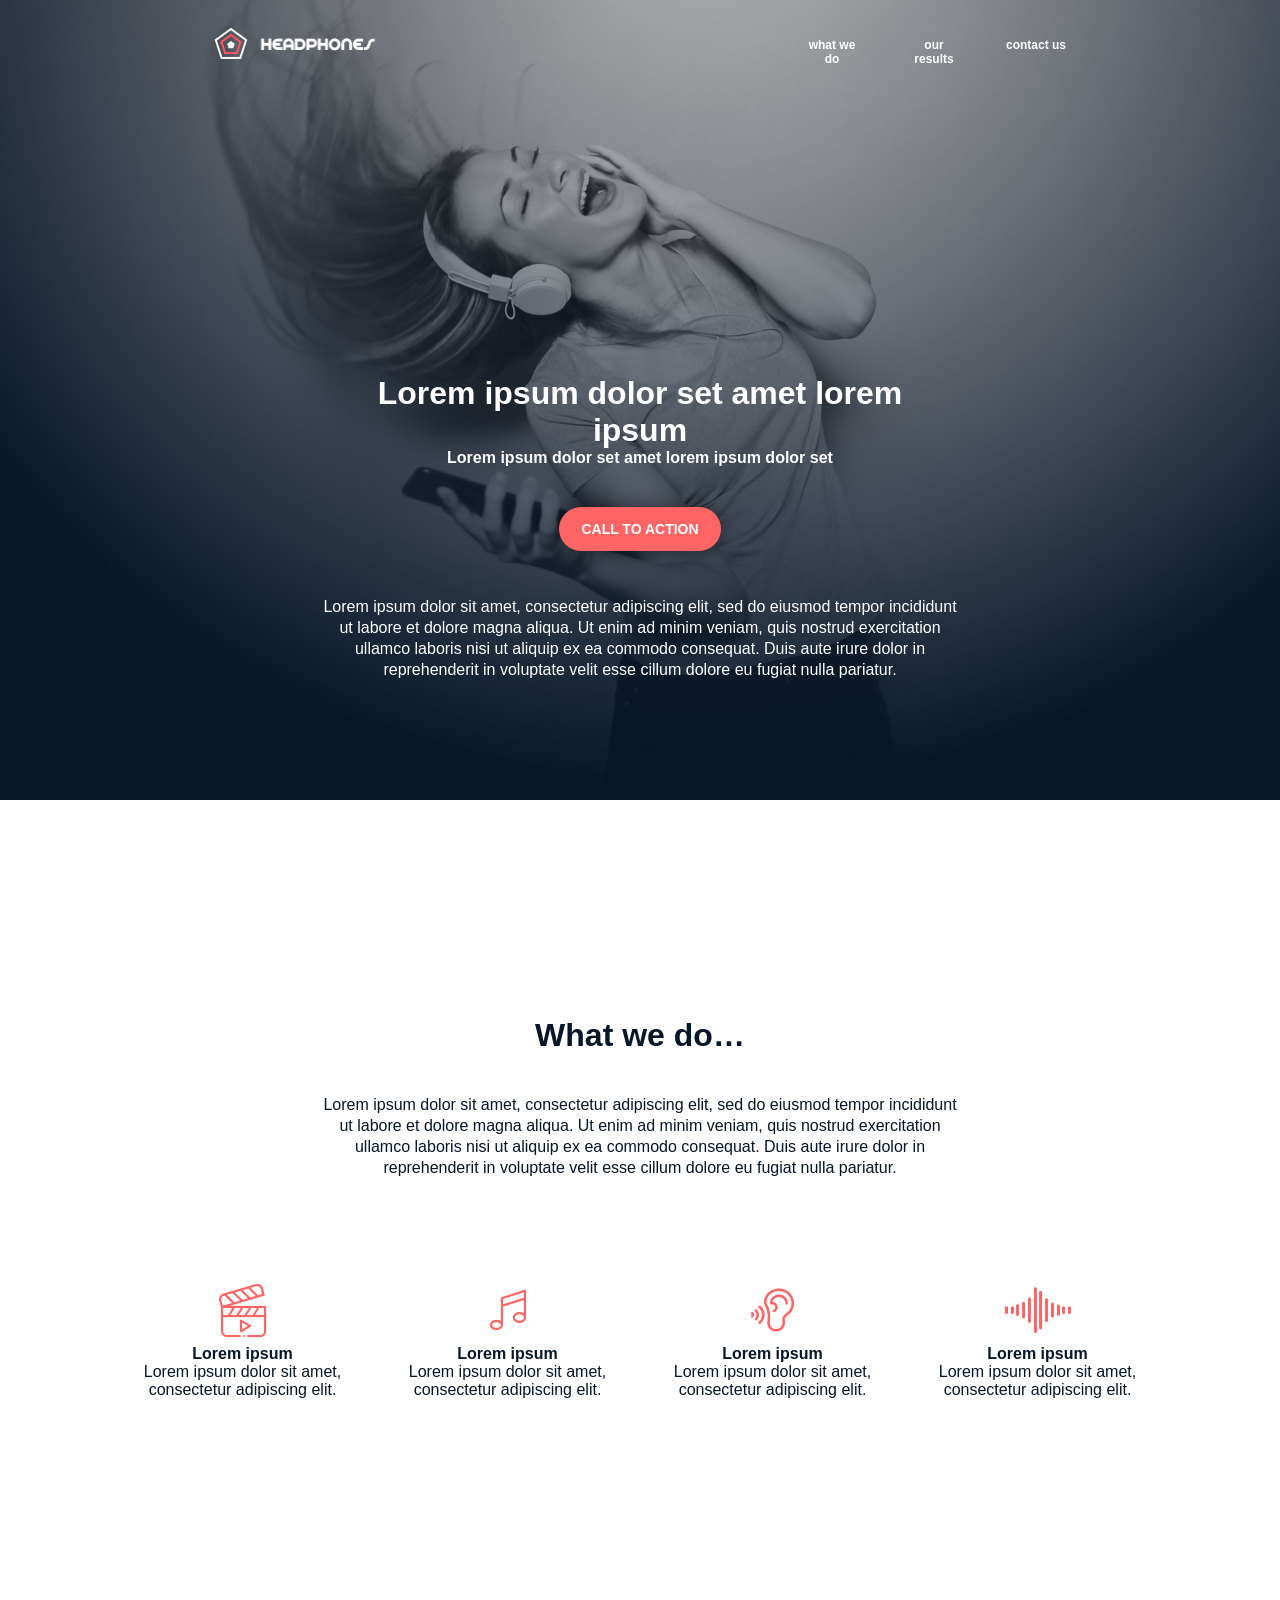
<file: headphones/1-index.htm>
<!DOCTYPE html>
<html lang="en">
<head>
    <meta charset="UTF-8">
    <meta name="viewport" content="width=device-width, initial-scale=1.0">
    <link href="1-styles.css" rel="stylesheet">
    <link rel="icon" type="image/x-icon" href="assets/images/favicon.ico">
    <link href="./assets/holberton_school-icon/style.css" rel="stylesheet">
    <title>Headphones</title>
</head>
<body>
    <header>
        <div class=" nav font-white" >
            <div class="nav-logo font-white">
                <a href="" ><img src="./assets/images/logo_headphones.png"></a>
            </div>
            <button class="holberton_school-icon-menu nav-button"></button>
            <div class="nav-items font-white dropdown">
                <a href="#">what we do</a>
                <a href="#">our results</a>
                <a href="#">contact us</a>
            </div>
         </div>
         <section class="Header-section font-white" >
            <h1>Lorem ipsum dolor set amet lorem ipsum</h1>
            <p class="short-text">Lorem ipsum dolor set amet lorem ipsum dolor set</p>
            <button class="action-button font-white">CALL TO ACTION</button>
            <p class="long-text font-white">Lorem ipsum dolor sit amet, consectetur adipiscing elit, sed do eiusmod tempor incididunt ut labore et dolore magna aliqua. Ut enim ad minim veniam, quis nostrud exercitation ullamco laboris nisi ut aliquip ex ea commodo consequat. Duis aute irure dolor in reprehenderit in voluptate velit esse cillum dolore eu fugiat nulla pariatur.</p>
        </section>
    </header>
    <main>
        <!-- What we do section -->
        <section class="what-we-do-section">
            <div class="section-head">
                <h1 class="font-dark">What we do…</h1>
                <p class="long-text font-dark">
                    Lorem ipsum dolor sit amet, consectetur adipiscing elit, sed do eiusmod tempor incididunt ut labore et dolore magna aliqua. Ut enim ad minim veniam, quis nostrud exercitation ullamco laboris nisi ut aliquip ex ea commodo consequat. Duis aute irure dolor in reprehenderit in voluptate velit esse cillum dolore eu fugiat nulla pariatur.
                </p>
            </div>
            <div class="section-body">
                <div class="section-body-item">
                    <span class="holberton_school-icon-ic_video icon-style"></span>
                    <p class="short-text font-dark">Lorem ipsum</p>
                    <p class="font-dark">Lorem ipsum dolor sit amet, consectetur adipiscing elit.</p>
                </div>
                <div class="section-body-item">
                    <span class="holberton_school-icon-ic_music icon-style"></span>
                    <p class="short-text font-dark">Lorem ipsum</p>
                    <p class="font-dark">Lorem ipsum dolor sit amet, consectetur adipiscing elit.</p>
                </div>
                <div class="section-body-item">
                    <span class="holberton_school-icon-ic_hearing    icon-style"></span>
                    <p class="short-text font-dark">Lorem ipsum</p>
                    <p class="font-dark">Lorem ipsum dolor sit amet, consectetur adipiscing elit.</p>
                </div>
                <div class="section-body-item">
                    <span class="holberton_school-icon-ic_sound icon-style"></span>
                    <p class="short-text font-dark">Lorem ipsum</p>
                    <p class="font-dark">Lorem ipsum dolor sit amet, consectetur adipiscing elit.</p>
                </div>
            </div>
        </section>
    </main>
    <footer>

    </footer>
</body>
</html>
</file>
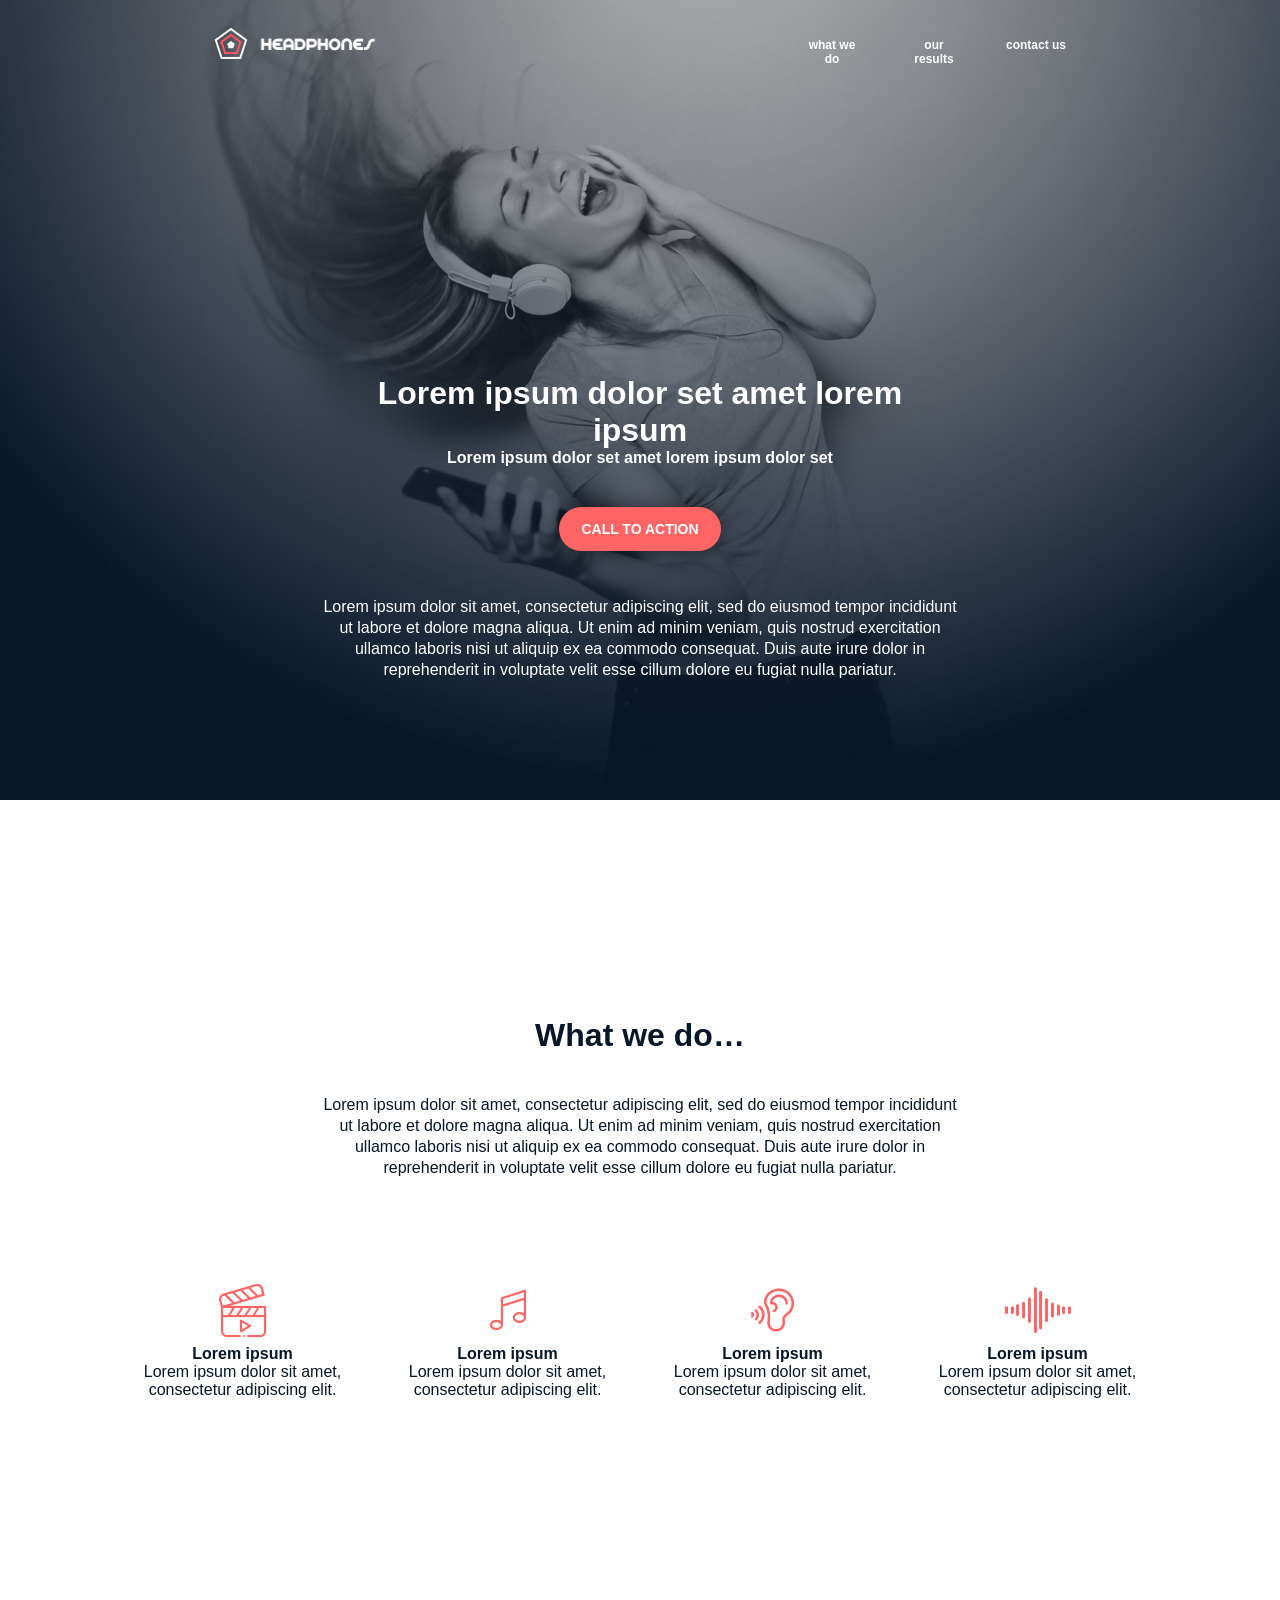
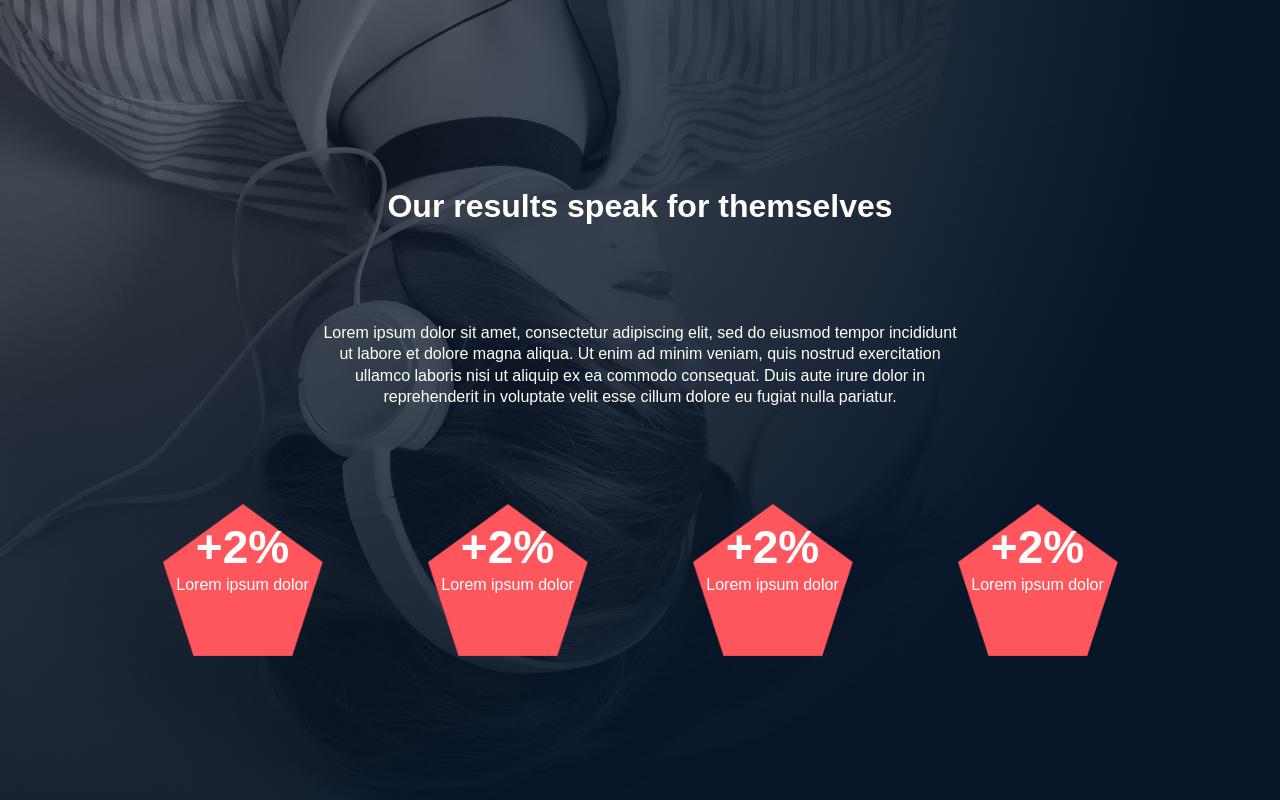
<file: headphones/2-index.htm>
<!DOCTYPE html>
<html lang="en">
<head>
    <meta charset="UTF-8">
    <meta name="viewport" content="width=device-width, initial-scale=1.0">
    <link href="2-styles.css" rel="stylesheet">
    <link href="./assets/holberton_school-icon/style.css" rel="stylesheet">
    <title>Headphones</title>
</head>
<body>
    <header>
        <div class=" nav font-white" >
            <div class="nav-logo font-white">
                <a href="" ><img src="./assets/images/logo_headphones.png"></a>
            </div>
            <button class="holberton_school-icon-menu nav-button"></button>
            <div class="nav-items font-white dropdown">
                <a href="#">what we do</a>
                <a href="#">our results</a>
                <a href="#">contact us</a>
            </div>
         </div>
         <section class="Header-section font-white" >
            <h1>Lorem ipsum dolor set amet lorem ipsum</h1>
            <p class="short-text">Lorem ipsum dolor set amet lorem ipsum dolor set</p>
            <button class="action-button font-white">CALL TO ACTION</button>
            <p class="long-text font-white">Lorem ipsum dolor sit amet, consectetur adipiscing elit, sed do eiusmod tempor incididunt ut labore et dolore magna aliqua. Ut enim ad minim veniam, quis nostrud exercitation ullamco laboris nisi ut aliquip ex ea commodo consequat. Duis aute irure dolor in reprehenderit in voluptate velit esse cillum dolore eu fugiat nulla pariatur.</p>
        </section>
    </header>
    <main>
        <!-- What we do section -->
        <section class="what-we-do-section">
            <div class="section-head">
                <h1 class="font-dark">What we do…</h1>
                <p class="long-text font-dark">
                    Lorem ipsum dolor sit amet, consectetur adipiscing elit, sed do eiusmod tempor incididunt ut labore et dolore magna aliqua. Ut enim ad minim veniam, quis nostrud exercitation ullamco laboris nisi ut aliquip ex ea commodo consequat. Duis aute irure dolor in reprehenderit in voluptate velit esse cillum dolore eu fugiat nulla pariatur.
                </p>
            </div>
            <div class="section-body">
                <div class="section-body-item">
                    <span class="holberton_school-icon-ic_video icon-style"></span>
                    <p class="short-text font-dark">Lorem ipsum</p>
                    <p class="font-dark">Lorem ipsum dolor sit amet, consectetur adipiscing elit.</p>
                </div>
                <div class="section-body-item">
                    <span class="holberton_school-icon-ic_music icon-style"></span>
                    <p class="short-text font-dark">Lorem ipsum</p>
                    <p class="font-dark">Lorem ipsum dolor sit amet, consectetur adipiscing elit.</p>
                </div>
                <div class="section-body-item">
                    <span class="holberton_school-icon-ic_hearing    icon-style"></span>
                    <p class="short-text font-dark">Lorem ipsum</p>
                    <p class="font-dark">Lorem ipsum dolor sit amet, consectetur adipiscing elit.</p>
                </div>
                <div class="section-body-item">
                    <span class="holberton_school-icon-ic_sound icon-style"></span>
                    <p class="short-text font-dark">Lorem ipsum</p>
                    <p class="font-dark">Lorem ipsum dolor sit amet, consectetur adipiscing elit.</p>
                </div>
            </div>
        </section>
        <!--Our results section-->
        <section class="Our-results what-we-do-section">
            <h1 class="font-white">Our results speak for themselves</h1>
            <p class="long-text font-white">Lorem ipsum dolor sit amet, consectetur adipiscing elit, sed do eiusmod tempor incididunt ut labore et dolore magna aliqua. Ut enim ad minim veniam, quis nostrud exercitation ullamco laboris nisi ut aliquip ex ea commodo consequat. Duis aute irure dolor in reprehenderit in voluptate velit esse cillum dolore eu fugiat nulla pariatur.</p>
            <div class="section-body">
                <div  class="section-body-item ">
                    <div class="bottom-overlay">
                        <img src="./assets/images/pentagone.png" alt="polygon">
                    </div>
                    <div class="overlay">
                        <h2 class="font-white">+2%</h2>
                        <p class="long-text font-white">Lorem ipsum dolor</p>
                    </div>
                </div>
                <div  class="section-body-item ">
                    <div class="bottom-overlay">
                        <img src="./assets/images/pentagone.png" alt="polygon">
                    </div>
                    <div class="overlay">
                        <h2 class="font-white">+2%</h2>
                        <p class="long-text font-white">Lorem ipsum dolor</p>
                    </div>
                </div>
                <div  class="section-body-item ">
                    <div class="bottom-overlay">
                        <img src="./assets/images/pentagone.png" alt="polygon">
                    </div>
                    <div class="overlay">
                        <h2 class="font-white">+2%</h2>
                        <p class="long-text font-white">Lorem ipsum dolor</p>
                    </div>
                </div>
                <div  class="section-body-item ">
                    <div class="bottom-overlay">
                        <img src="./assets/images/pentagone.png" alt="polygon">
                    </div>
                    <div class="overlay">
                        <h2 class="font-white"> +2% </h2>
                        <p class="long-text font-white"> Lorem ipsum dolor </p>
                    </div>
                </div>
            </div>
        </section>
    </main>
    <footer>

    </footer>
</body>
</html>
</file>
<file: css_advanced/styles.css>
/* http://meyerweb.com/eric/tools/css/reset/ 
   v2.0 | 20110126
   License: none (public domain)
*/

/* ---- CSS RESET SECTION ---- */
html, body, div, span, applet, object, iframe,
h1, h2, h3, h4, h5, h6, p, blockquote, pre,
a, abbr, acronym, address, big, cite, code,
del, dfn, em, img, ins, kbd, q, s, samp,
small, strike, strong, sub, sup, tt, var,
b, u, i, center,
dl, dt, dd, ol, ul, li,
fieldset, form, label, legend,
table, caption, tbody, tfoot, thead, tr, th, td,
article, aside, canvas, details, embed, 
figure, figcaption, footer, header, hgroup, 
menu, nav, output, ruby, section, summary,
time, mark, audio, video {
	margin: 0;
	padding: 0;
	border: 0;
	font-size: 100%;
	font: inherit;
	vertical-align: baseline;
}
/* HTML5 display-role reset for older browsers */
article, aside, details, figcaption, figure, 
footer, header, hgroup, menu, nav, section {
	display: block;
}
body {
	line-height: 1;
}
ol, ul {
	list-style: none;
}
blockquote, q {
	quotes: none;
}
blockquote:before, blockquote:after,
q:before, q:after {
	content: '';
	content: none;
}
table {
	border-collapse: collapse;
	border-spacing: 0;
}

/* global */
:root{
    --color-white: #ffff;
    --color-purple: #C271FF;
    --color-blue: #071629;
    --font-family-base: 'Source Sans Pro', Arial, sans-serif;
}
#headerBackground
{    
  position: absolute;
  top: 0;
  left: 0;
  width: 100vw;
  height: 1093px;
  z-index: -1;
  background-image: url('./assets/Object.png');
  background-size: cover;
  background-repeat: no-repeat;
 
  
}
.small-font{
    color: var(--color-white);
    font-family: var(--font-family-base);
    font-size: 12px;
    font-style: normal;
    font-weight: 700;
    line-height: normal;
    text-decoration: none;
}
.small-font a{
    color: var(--color-white);
    text-decoration: none;
}

.row-align{
    display: flex;
    justify-content: center;
    align-items: center;
    flex-wrap: wrap;

} 
.register{
    border: none;
    background-color: var(--color-purple);
    width: 162px;
    height: 44px;
    border-radius: 22px;
    text-align: center;
    font-size: 14px;
    font-weight: 600;
}

.register:hover{
    background-color: var(--color-white);
    color: var(--color-blue);
    cursor: pointer;
}

/* nav */
.logo{
    height: 29px ;
    width: 167px ;
}
.nav{
	display: flex;
	justify-content: space-between;
	align-items:  center;
	padding: 27px 10% 0 10%; 
}

.nav-items{
    display: flex;
    flex-direction: row;
    gap: 52px;
}

.nav-items a:hover{
    color: var(--color-purple);
}
/* get schooled */
.Get-schooled{
    z-index: 1;
    display: flex;
    flex-direction: column;
    align-items: center;
    justify-content: space-around;
    height: 1000px;
} 

.Get-schooled-head{
    display: flex;
    flex-direction: column;
    align-items: center;
    gap: 38px;
}

.Get-schooled-head h1{
    color: var(--color-white);
    text-align: center;
    font-family: Source Sans Pro;
    font-size: 120px;
    font-style: normal;
    font-weight: 700;
    line-height: normal;
}
.Get-schooled-head p{
    color: var(--color-white);
    text-align: center;
    font-family: Source Sans Pro;
    font-size: 16px;
    font-style: normal;
    font-weight: 700;
    line-height: normal;
    word-spacing: 59px;
}

.learn h2{
    color:  var(--color-white);
    font-family: var(--font-family-base);
    font-size: 32px;
    font-style: normal;
    font-weight: 300;
    line-height: normal;
    text-align: center;
    padding-bottom: 87px;
}
.learn span{
    color:  var(--color-purple);
    font-weight: 700;
}
.format{
    gap: 130px;
}
.pros{
    display: flex;
    flex-direction: column;
    align-items: center;
    justify-content: space-between;
    
}
.pros img{
    
    width: 150px;
    height: 150px;
    border-radius: 50%;


}

.pros h3{
    color: var(--color-white);
    text-align: center;
    font-family: var(--font-family-base);
    font-size: 18px;
    font-style: normal;
    font-weight: 900;
    line-height: 27px; 
}
.pros p{
    color: var(--color-white);
    text-align: center;
    font-family: var(--font-family-base);
    font-size: 16px;
    font-style: italic;
    font-weight: 400;
    line-height: 24px; 
    width: 150px;

}

/* qoute */
.qoute{
    background-color: var(--color-purple);
    height: 392px;
    display: flex;
    justify-content: center;
}
.qoute-row{
    display: flex;
    align-items: center;
    flex-wrap: wrap;
    gap: 58px;
}
.qoute-col q{
    display: block;
    width: 730px;
    color:var(--color-white);
    font-family: var(--font-family-base);
    font-size: 22px;
    font-style: normal;
    font-weight: 400;
    line-height: 33.6px; 
}
.qoute-col p{
    color:var(--color-white);
    font-family: var(--font-family-base);
    font-size: 22px;
    font-style: normal;
    font-weight: 700;
    line-height: 33.6px;
}
#italc{
    color:var(--color-white);
    font-family: var(--font-family-base);
    font-size: 22px;
    font-style: italic;
    font-weight: 400;
    line-height: 33.6px;
}
.qoute div img{
    width: 160px;
    height: 160px;
    border-radius: 50%;
}
/* VIDEO */
.video{
    background-color: var(--color-white);
    display: flex;
    flex-direction: column;
    justify-content: center;
    height: 624px;
    gap: 75px;
}
.video h1{
    color: var(--color-blue);
    text-align: center;
    font-family: var(--font-family-base);
    font-size: 32px;
    font-style: normal;
    font-weight: 300;
    line-height: normal;
}
.video span{
    color: var(--color-purple);
    font-family: var(--font-family-base);
    font-size: 32px;
    font-style: normal;
    font-weight: 700;
    line-height: normal;
    height: 40px;
}
.video-items{
    display: flex;
    flex-direction: column;
    align-items: flex-start;
    width: 255px;
}
.video-items img{
    width: 255px;
    height: 154px;
}
.video-items h2{
    color: var(--color-blue);
    font-family: var(--font-family-base);
    font-size: 16px;
    font-style: normal;
    font-weight: 700;
    line-height: normal;
}
.video-items p{
    width: 242px;
    color: rgba(7, 22, 41, 0.50);
    font-family:var(--font-family-base);
    font-size: 14px;
    font-style: normal;
    font-weight: 400;
    line-height: 24px; 
}
.video-items h3{
    color: var(--color-purple);
    font-family: var(--font-family-base);
    font-size: 14px;
    font-style: normal;
    font-weight: 600;
    line-height: 27px; 
}
.space{
    gap: 30px;

}
.stars{
    display: inline-flex;
}
.stars img{
    width: 15px;
    height: 15px;
}
.rating p{
    color: var(--color-purple);
    text-align: right;
    font-family: Source Sans Pro;
    font-size: 14px;
    font-style: normal;
    font-weight: 600;
    line-height: 27px;
    float: right;
}
/* Free membership */
.membership{
    background-color: var(--color-blue);
    display: flex;
    flex-direction: column;
    justify-content: space-around;
    align-items: center;
    height: 502px;
}
.membership h2{
    color: var(--color-white);
    font-family: var(--font-family-base);
    font-size: 32px;
    font-style: normal;
    font-weight: 300;
    line-height: normal;
}
.membership span{
    color: var(--color-purple);
    font-family: var(--font-family-base);
    font-size: 32px;
    font-style: normal;
    font-weight: 700;
    line-height: normal;
}
.members{
    display: flex;
    flex-direction: column;
    justify-content: space-around;
    align-items: center;
    width: 257px;
    height: 153px; 
}

.members h3{
    color: var(--color-white);
    text-align: center;
    font-family: var(--font-family-base);
    font-size: 18px;
    font-style: normal;
    font-weight: 600;
    line-height: 26px; 
}

.members p{
    color: var(--color-white);
    text-align: center;
    font-family: var(--font-family-base);
    font-size: 14px;
    font-style: normal;
    font-weight: 400;
    line-height: 26px;
    width: 212px; 
}
.members img{
    width: 44px;
    height: 36px;
}

/* F.A.Q */
.faq{
    background-color: var(--color-white);
    height: auto;
}
.faq h1{
    color: var(--color-blue);
    text-align: center;
    font-family: var(--font-family-base);
    font-size: 60px;
    font-style: normal;
    font-weight: 300;
    line-height: normal;
    padding-top: 2%;
}
.faqspace{
    gap: 220px;
    padding :74px 0 74px 0  ;
}


.question p{
    width: 350px;
    color: rgba(7, 22, 41, 0.50);
    font-family: var(--font-family-base);
    font-size: 14px;
    font-style: normal;
    font-weight: 400;
    line-height: 24px;
}
/* Footer */
footer{
    background-color: var(--color-blue);
    display: flex;
    flex-direction: column;
    align-items: center;
    justify-content: center;
    height: 249px;
    width: 100dvw;
   
}
footer p{
    opacity: 0.3517;
    color: var(--color-white);
    font-family: var(--font-family-base);
    font-size: 12px;
    font-style: normal;
    font-weight: 400;
    line-height: normal;
    text-align: center;
    padding-top: 75px ;
}
.row-footer{
    width: 100dvw;

}
.row-footer div{
    float: right;
    padding-right:10%;
}
.row-footer .logo{
    float: left;
    padding-left:10%;
}
@media screen and (max-width: 770px) {
    #headerBackground{
        background-position: left;

    }
    .Get-schooled-head{
        gap: 28px;
    }
    
    .Get-schooled-head h1{
        font-size: 90px;
    }
    .format{
        gap: 65px;
    }
    .pros img{
        
        width: 113px;
        height: 113px;
    }
    .qoute-row{
        gap: 44px;
    }
    .qoute-col q{
        width: 547px;
    }
    .qoute div img{
        width: 160px;
        height: 160px;
        border-radius: 50%;
    }
    .video{
        height: 834px;
    }
    
}
@media screen and (max-width: 480px) {
    #headerBackground{
        background-position: left;

    }
    .Get-schooled-head{
        gap: 19px;
    }
    
    .Get-schooled-head h1{
        font-size: 60px;
    }
    .learn h2{
        padding-bottom: 43px;
    }
    .format{
        gap: 65px;
    }
    .pros img{
        
        width: 75px;
        height: 75px;
    }
    .qoute-row{
        gap: 29px;
        align-items: center;
        justify-content: center;
    }
    .qoute-col q{
        width: 365px;
    }
    .video{
        height: 1200px;
    }
    .video-items{
        width: 200px;
    }
    .video-items img{
        width: 113px;
        height: 77px;
    }
    .video-items h2{
        font-size: 14px;
    }
    .video-items p{
        width: 121px; 
    }
    .video-items h3{
        font-size: 7px;
    }
    .space{
        gap: 30px;
    
    }
    .stars img{
        width: 7px;
        height: 7px;
    }
    .rating p{
        font-size: 7px;

    }
    .membership{
        height: 1004px;
    }
    .members img{
        width: 33px;
        height: 27px;
    }
    
    .members p{
        font-size: 10px;
        width: 106px; 
    }
}
</file>
<file: css_basic/base.css>
/* Importing webfonts */
/* (If you're learning CSS, you should disregard that) */

@import url(https://fonts.googleapis.com/css?family=Yeseva+One);
@import url(https://fonts.googleapis.com/css?family=Josefin+Sans:400,700,700italic,400italic);


/* CSS reset rules */

html, body {
	height: 100%;
	min-height: 100%;
}
html, body, div, span, applet, object, iframe,
h1, h2, h3, h4, h5, h6, p, blockquote, pre,
a, abbr, acronym, address, big, cite, code,
del, dfn, img, ins, kbd, q, s, samp,
small, strike, sub, sup, tt, var,
b, u, i, center,
dl, dt, dd,
fieldset, form, label, legend,
table, caption, tbody, tfoot, thead, tr, th, td,
article, aside, canvas, details, embed, 
figure, figcaption, footer, header, hgroup, 
menu, nav, output, ruby, section, summary,
time, mark, audio, video {
	margin: 0;
	padding: 0;
	border: 0;
	font-size: 100%;
	font: inherit;
	vertical-align: baseline;
}
/* HTML5 display-role reset for older browsers */
article, aside, details, figcaption, figure, 
footer, header, hgroup, menu, nav, section {
	display: block;
}
body {
	line-height: 1;
}
blockquote, q {
	quotes: none;
}
blockquote:before, blockquote:after,
q:before, q:after {
	content: '';
	content: none;
}
table {
	border-collapse: collapse;
	border-spacing: 0;
}


/* Fonts and colors */

body {
	font-family: 'Josefin Sans', serif;
	color: rgba(0, 0, 0, 0.8);
}
h1, h2, h3, h4, h5, h6, header {
	font-family: 'Yeseva One', sans-serif;
}
article {
}
header {
	border-bottom: 1px solid rgb(221,221,221);
	transition: border-bottom-color 1s ease;
}
header a {
	color: rgba(0, 0, 0, 0.8);
}
aside {
	background: #FAFAFA;
}
aside p {
	border: 1px solid #bbb;
	background: #ddd;
	color: black;
}
footer a {
	color: rgba(0, 0, 0, 0.8);
}
a {
	color: #F80002;
}


/* Positioning and margins */

@media (min-width: 1100px) {
	body {
		width: 1100px;
		margin: 0 auto;
	}
}

article {
	padding: 50px 15px;
}
article > *:first-child {
	margin-top: 0;
}
aside {
	padding: 50px 15px;
}
header .right {
	float: right;
	margin: 0 10px 15px;
}


/* Header */
header {
	padding: 20px 0;
	height: 80px;
}
header ul {
	list-style: none;
	margin: 0;
	padding: 0;
}
header li {
	display: inline;
	vertical-align:middle;
}
header li:first-child {
	margin: 0;
}
header li a {
	margin: 0 10px;
}
header li.logo {
	font-size: 36px;
}
header a {
	text-decoration: none;
}


/* Aside */

aside p {
	border-radius: 10px;
	padding: 20px 20px;
}


/* Footer */

footer {
	padding: 5px 15px;
	height: 80px;
}


/* Text styles and margins */

p {
	margin-bottom: 15px;
}
h1 {
	font-size: 36px;
	margin: 40px 0 20px;
}
h2 {
	font-size: 32px;
	margin: 30px 0 15px;
}
h3 {
	font-size: 28px;
	margin: 25px 0 10px;
}
h4 {
	font-size: 20px;
	font-weight: bold;
	margin: 20px 0 10px;
}
h5 {
	font-size: 18px;
	font-weight: bold;
	margin: 15px 0 10px;
}
h6 {
	font-weight: bold;
	margin: 5px 0;
}

@media (max-width: 800px) {
  body.works_on_smartphone {
  	display: block;
  }
  body.works_on_smartphone main {
  	display: block;
  }
  header .right {
  	float: none;
  }
}
</file>
<file: css_basic/styles.css>
body {
    display: flex;
    flex-direction: column
}

main {
    display: flex;
    flex-direction: row;
    flex: auto;

}
article {
    
    flex : 2;
    overflow-y: auto;
}
aside {
    flex : 1;
    overflow-y: auto;
}
table, th, td {
    border: 3px  solid coral;
    table-layout: auto;
    width: 40%;
    text-align: center;
    padding-top: 1%;
    padding-bottom: 1%;
    
}
th {
    background-color: lightsalmon ;
    font-style: italic;
    font-weight: bolder;
}
.next {
    border: 3px solid rgb(252, 146, 71); 
    background-color: rgba(252, 146, 71, 0.308);
    border-radius: 20%;
    width: 70%;
    padding: 1%;
    text-align: center;
}
a {
    text-decoration: none;
}
header , footer {
    background-color: rgba(233, 150, 122, 0.662);
}
</file>
<file: headphones/1-styles.css>
/* http://meyerweb.com/eric/tools/css/reset/ 
   v2.0 | 20110126
   License: none (public domain)
*/

/* ---- CSS RESET SECTION ---- */
html, body, div, span, applet, object, iframe,
h1, h2, h3, h4, h5, h6, p, blockquote, pre,
a, abbr, acronym, address, big, cite, code,
del, dfn, em, img, ins, kbd, q, s, samp,
small, strike, strong, sub, sup, tt, var,
b, u, i, center,
dl, dt, dd, ol, ul, li,
fieldset, form, label, legend,
table, caption, tbody, tfoot, thead, tr, th, td,
article, aside, canvas, details, embed, 
figure, figcaption, footer, header, hgroup, 
menu, nav, output, ruby, section, summary,
time, mark, audio, video {
	margin: 0;
	padding: 0;
	border: 0;
	font-size: 100%;
	font: inherit;
	vertical-align: baseline;
}
/* HTML5 display-role reset for older browsers */
article, aside, details, figcaption, figure, 
footer, header, hgroup, menu, nav, section {
	display: block;
}
body {
	line-height: 1;
}
ol, ul {
	list-style: none;
}
blockquote, q {
	quotes: none;
}
blockquote:before, blockquote:after,
q:before, q:after {
	content: '';
	content: none;
}
table {
	border-collapse: collapse;
	border-spacing: 0;
}
/* variables */
:root{
	--color-pink: #FF6565;
	--color-white: #ffff;
	--color-dark-blue: #071629;
}
/* ---- SECTION ---- */
.font-white {
	color: var(--color-white);
	text-align: center;
	font-family: "Source Sans Pro", sans-serif;
	font-style: normal;
	line-height: normal;
}
.font-dark {
	color: var(--color-dark-blue);
	text-align: center;
	font-family: "Source Sans Pro", sans-serif;
	font-style: normal;
	line-height: normal;
}

header{
	background: url(assets/images/headphones_hero_1.jpg);
	width: 100% ;
	height: 800px;
}
.nav{
	display: flex;
	/* flex-wrap: wrap; */
	justify-content: space-around;
	align-items:  center;
	padding-top: 27px;
}
.nav-button{
	display: none;
}
.nav-logo img {
	width: 161px;
	height: 32px;
}
.nav-items {
	display: flex;
	justify-content: space-around;
	gap: 41px;

}

.nav-items a {
	color: var(--color-white);
	font-size: 12px;
	font-weight: 700;
	text-decoration: none;
	width: 61px;
	height: 15px;
}

.nav-items a:hover {
	color: var(--color-pink);
}

.Header-section{
	display: flex;
	flex-direction: column;
	align-items: center;
	padding: 312px 0 105px 0;
}
h1 {
	font-size: 32px;
	font-weight: 700;
	width: 578px;
}
.short-text{
	font-size: 16px;
	font-weight: 700;
}
.long-text{
	width: 637px;
	font-size: 16px;
	font-weight: 300;
	line-height: 132%; 
}
.action-button{
	width: 162px;
	height: 44px;
	flex-shrink: 0;
	border: transparent solid;
	border-radius: 22px;
	background: var(--color-pink);
	font-size: 14px;
	font-weight: 600;
	box-shadow: 0px 2px 20px 0px rgba(0, 0, 0, 0.50);
	margin: 40px 0 45px 0;
}
.action-button:hover{
	background: rgba(255, 101, 101, 0.9);
}
.icon-style{
	color: #FF6565;
	font-size: 70px;
}
.what-we-do-section{
	width: 100% ;
	height: 800px;
	display: flex;
	flex-direction: column;
	align-items: center;
	justify-content: center;	
	gap: 97px;
}
.section-head{
	display: flex;
	flex-direction: column;
	align-items: center;
	display: flex;
	gap: 40px;
}
.section-body{
	/* border: solid rgb(0, 255, 174); */
	display: flex;
	flex-direction: row;
	flex-wrap: wrap;
	align-items: center;
	gap: 58px;
    justify-content: center;

}
.section-body-item{
	display: flex;
	flex-direction: column;
	width: 207px;
	height: 108px;
	justify-content: space-evenly;
	align-items: center;
	/* border: solid red; */
}
.section-body-item p{
	width: 207px;
	height: 52px;
}




@media screen and (max-width: 770px) {
	header{
		background: url(assets/images/headphones_hero_tab.jpg);
		width: 100% ;
		height: 800px;
	}
	h1 {
		font-size: 22px;
		font-weight: 700;
		width: 404px;
	}
	.short-text{
		font-size: 11px;
		font-weight: 700;
	}
	.long-text{
		width: 445px;
		font-size: 11px;
		font-weight: 300;
		line-height: 132%; 
	}
  }
  @media screen and (max-width: 480px) {
	header{
		background: url(assets/images/headphones_hero_mob.jpg);
		background-size: 100% 869px ;
	}
	.Header-section{
		padding: 200px 0 52px 0;
	}
	h1 {
		font-size: 16px;
		font-weight: 700;
		width: 50%;
	}
	.short-text{
		font-size: 8px;
		font-weight: 700;
	}
	.long-text{
		width: 50%;
		font-size: 8px;
		font-weight: 300;
		line-height: 132%; 
	}

	.nav-items {
		display: none;
	}
	.nav-button{
		display: block;
		border: transparent;
		color: var(--color-white);
		background-color: transparent;
	}
	.nav{
		flex-direction: row-reverse;
		justify-content: space-evenly;
	}
	.nav-button:focus + .dropdown{
			display: block;
			position: fixed;
			padding-top: 161px;
	}
	.nav-items a{
		display: flex;
		flex-direction: column;
		padding: 10%


	}
	.what-we-do-section{
		display: flex;
		height: 869px;
		justify-content: center;

	}
  }
</file>
<file: headphones/assets/holberton_school-icon/style.css>
@font-face {
  font-family: 'holberton_school-icon';
  src:  url('fonts/holberton_school-icon.eot?sq4eq4');
  src:  url('fonts/holberton_school-icon.eot?sq4eq4#iefix') format('embedded-opentype'),
    url('fonts/holberton_school-icon.ttf?sq4eq4') format('truetype'),
    url('fonts/holberton_school-icon.woff?sq4eq4') format('woff'),
    url('fonts/holberton_school-icon.svg?sq4eq4#holberton_school-icon') format('svg');
  font-weight: normal;
  font-style: normal;
  font-display: block;
}

[class^="holberton_school-icon-"], [class*=" holberton_school-icon-"] {
  /* use !important to prevent issues with browser extensions that change fonts */
  font-family: 'holberton_school-icon' !important;
  speak: none;
  font-style: normal;
  font-weight: normal;
  font-variant: normal;
  text-transform: none;
  line-height: 1;

  /* Better Font Rendering =========== */
  -webkit-font-smoothing: antialiased;
  -moz-osx-font-smoothing: grayscale;
}

.holberton_school-icon-arrow_1:before {
  content: "\e900";
}
.holberton_school-icon-arrow_2:before {
  content: "\e901";
}
.holberton_school-icon-arrow_3:before {
  content: "\e902";
}
.holberton_school-icon-arrow_4:before {
  content: "\e903";
}
.holberton_school-icon-arrow_5:before {
  content: "\e904";
}
.holberton_school-icon-check:before {
  content: "\e905";
}
.holberton_school-icon-ic_bag:before {
  content: "\e906";
}
.holberton_school-icon-ic_cart:before {
  content: "\e907";
}
.holberton_school-icon-ic_facebook:before {
  content: "\e908";
}
.holberton_school-icon-ic_hearing:before {
  content: "\e909";
}
.holberton_school-icon-ic_instagram:before {
  content: "\e90a";
}
.holberton_school-icon-ic_laptop:before {
  content: "\e90b";
}
.holberton_school-icon-ic_money:before {
  content: "\e90c";
}
.holberton_school-icon-ic_music:before {
  content: "\e90d";
}
.holberton_school-icon-ic_sound:before {
  content: "\e90e";
}
.holberton_school-icon-ic_twitter:before {
  content: "\e90f";
}
.holberton_school-icon-ic_video:before {
  content: "\e910";
}
.holberton_school-icon-menu:before {
  content: "\e911";
}
.holberton_school-icon-search_1:before {
  content: "\e912";
}
.holberton_school-icon-search_2:before {
  content: "\e913";
}
.holberton_school-icon-star:before {
  content: "\e914";
}
</file>
<file: headphones/2-styles.css>
/* http://meyerweb.com/eric/tools/css/reset/ 
   v2.0 | 20110126
   License: none (public domain)
*/

/* ---- CSS RESET SECTION ---- */
html, body, div, span, applet, object, iframe,
h1, h2, h3, h4, h5, h6, p, blockquote, pre,
a, abbr, acronym, address, big, cite, code,
del, dfn, em, img, ins, kbd, q, s, samp,
small, strike, strong, sub, sup, tt, var,
b, u, i, center,
dl, dt, dd, ol, ul, li,
fieldset, form, label, legend,
table, caption, tbody, tfoot, thead, tr, th, td,
article, aside, canvas, details, embed, 
figure, figcaption, footer, header, hgroup, 
menu, nav, output, ruby, section, summary,
time, mark, audio, video {
	margin: 0;
	padding: 0;
	border: 0;
	font-size: 100%;
	font: inherit;
	vertical-align: baseline;
}
/* HTML5 display-role reset for older browsers */
article, aside, details, figcaption, figure, 
footer, header, hgroup, menu, nav, section {
	display: block;
}
body {
	line-height: 1;
}
ol, ul {
	list-style: none;
}
blockquote, q {
	quotes: none;
}
blockquote:before, blockquote:after,
q:before, q:after {
	content: '';
	content: none;
}
table {
	border-collapse: collapse;
	border-spacing: 0;
}
/* variables */
:root{
	--color-pink: #FF6565;
	--color-white: #ffff;
	--color-dark-blue: #071629;
}
/* ---- SECTION ---- */
.font-white {
	color: var(--color-white);
	text-align: center;
	font-family: "Source Sans Pro", sans-serif;
	font-style: normal;
	line-height: normal;
}
.font-dark {
	color: var(--color-dark-blue);
	text-align: center;
	font-family: "Source Sans Pro", sans-serif;
	font-style: normal;
	line-height: normal;
}

header{
	background: url(assets/images/headphones_hero_1.jpg);
	width: 100% ;
	height: 800px;
}
.nav{
	display: flex;
	justify-content: space-around;
	align-items:  center;
	padding-top: 27px;
}
.nav-button{
	display: none;
}
.nav-logo img {
	width: 161px;
	height: 32px;
}
.nav-items {
	display: flex;
	justify-content: space-around;
	gap: 41px;
}

.nav-items a {
	color: var(--color-white);
	font-size: 12px;
	font-weight: 700;
	text-decoration: none;
	width: 61px;
	height: 15px;
}

.nav-items a:hover {
	color: var(--color-pink);
}

.Header-section{
	display: flex;
	flex-direction: column;
	align-items: center;
	padding: 312px 0 105px 0;
}
h1 {
	font-size: 32px;
	font-weight: 700;
	width: 578px;
}
h2{
	text-align: center;
	font-family: "Source Sans Pro";
	font-size: 46px;
	font-weight: 700;
	line-height: 26px;
}
.short-text{
	font-size: 16px;
	font-weight: 700;
}
.long-text{
	width: 637px;
	font-size: 16px;
	font-weight: 300;
	line-height: 132%; 
}
.action-button{
	width: 162px;
	height: 44px;
	flex-shrink: 0;
	border: transparent solid;
	border-radius: 22px;
	background: var(--color-pink);
	font-size: 14px;
	font-weight: 600;
	box-shadow: 0px 2px 20px 0px rgba(0, 0, 0, 0.50);
	margin: 40px 0 45px 0;
}
.action-button:hover{
	background: rgba(255, 101, 101, 0.9);
}
.icon-style{
	color: #FF6565;
	font-size: 70px;
}
.what-we-do-section{
	width: 100% ;
	height: 800px;
	display: flex;
	flex-direction: column;
	align-items: center;
	justify-content: center;	
	gap: 97px;
}
.section-head{
	display: flex;
	flex-direction: column;
	align-items: center;
	gap: 40px;
}
.section-body{
	/* border: solid rgb(0, 255, 174); */
	display: flex;
	flex-direction: row;
	flex-wrap: wrap;
	align-items: center;
	gap: 58px;
    justify-content: center;

}
.section-body-item{
	display: flex;
	flex-direction: column;
	width: 207px;
	height: 108px;
	justify-content: space-evenly;
	align-items: center;
}
.section-body-item p{
	width: 207px;
}

.section-body-item img{
    width: 160px;
    /* height: 155px; */
	
}

.Our-results{
	background: url(assets/images/headphones_hero_2.jpg);
	width: 100% ;
}
.bottom-overlay{
	position:relative;
}
.overlay{
	position:absolute;

}

@media screen and (max-width: 770px) {
	header{
		background: url(assets/images/headphones_hero_tab.jpg);
		width: 100% ;
		height: 800px;
	}
	.Our-results{
		background: url(assets/images/headphones_hero_2tab.jpg);
		background-size: 100% 900px ;
	}
	h1 {
		font-size: 32px;
		font-weight: 700;
		width: 90%;
	}
	.short-text{
		font-size: 16px;
		font-weight: 700;
	}
	.long-text{
		width: 445px;
		font-size: 16px;
		font-weight: 300;
		line-height: 132%; 
	}
}
@media screen and (max-width: 480px) {
	header{
		background: url(assets/images/headphones_hero_mob.jpg);
		background-size: 100% 869px ;
	}
	.Our-results{
		background: url(assets/images/headphones_hero_2mob.jpg);
		background-size: 100% 1491px ;
	}
	.Header-section{
		padding: 200px 0 52px 0;
	}
	h1 {
		font-size: 32px;
		font-weight: 700;
		width: 80%;
	}
	/* h2{
		text-align: center;
		font-family: "Source Sans Pro";
		font-size: 36px;
		font-weight: 700;
		line-height: 26px;
	} */
	.short-text{
		font-size: 16px;
		font-weight: 700;
	}
	.long-text{
		width: 87%;
		font-size: 16px;
		font-weight: 300;
		line-height: 132%; 
	}

	.nav-items {
		display: none;
	}
	.nav-button{
		display: block;
		border: transparent;
		color: var(--color-white);
		background-color: transparent;
	}
	.nav{
		flex-direction: row-reverse;
		justify-content: space-evenly;
	}
	.nav-button:focus + .dropdown{
			display: block;
			position: fixed;
			padding-top: 161px;
	}
	.nav-items a{
		display: flex;
		flex-direction: column;
		padding: 10%


	}
	.what-we-do-section{
		display: flex;
		height: 1491px;
		justify-content: center;
		

	}

}
</file>
<file: flexbox/0-styles.css>
/* SUMMARY
    1. GLOBAL
    2. LAYOUT
    3. SECTION
    4. CARD
*/

/*** 1. GLOBAL ***/

/* Reset / Normalize
   ============================= */

/*! normalize.css v8.0.1 | MIT License | github.com/necolas/normalize.css */
html{line-height:1.15;-webkit-text-size-adjust:100%}body{margin:0}main{display:block}h1{font-size:2em;margin:.67em 0}hr{box-sizing:content-box;height:0;overflow:visible}pre{font-family:monospace,monospace;font-size:1em}a{background-color:transparent}abbr[title]{border-bottom:none;text-decoration:underline;text-decoration:underline dotted}b,strong{font-weight:bolder}code,kbd,samp{font-family:monospace,monospace;font-size:1em}small{font-size:80%}sub,sup{font-size:75%;line-height:0;position:relative;vertical-align:baseline}sub{bottom:-.25em}sup{top:-.5em}img{border-style:none}button,input,optgroup,select,textarea{font-family:inherit;font-size:100%;line-height:1.15;margin:0}button,input{overflow:visible}button,select{text-transform:none}[type=button],[type=reset],[type=submit],
button{-webkit-appearance:button;appearance:button}[type=button]::-moz-focus-inner,[type=reset]::-moz-focus-inner,[type=submit]::-moz-focus-inner,button::-moz-focus-inner{border-style:none;padding:0}[type=button]:-moz-focusring,[type=reset]:-moz-focusring,[type=submit]:-moz-focusring,button:-moz-focusring{outline:1px dotted ButtonText}fieldset{padding:.35em .75em .625em}legend{box-sizing:border-box;color:inherit;display:table;max-width:100%;padding:0;white-space:normal}progress{vertical-align:baseline}textarea{overflow:auto}[type=checkbox],[type=radio]{box-sizing:border-box;padding:0}[type=number]::-webkit-inner-spin-button,[type=number]::-webkit-outer-spin-button{height:auto}[type=search]{-webkit-appearance:textfield;appearance:textfield;outline-offset:-2px}[type=search]::-webkit-search-decoration{-webkit-appearance:none}::-webkit-file-upload-button{-webkit-appearance:button;font:inherit}details{display:block}summary{display:list-item}template{display:none}[hidden]{display:none}

/* Variables
   ============================= */

   :root {
    --color-primary: #D73953;
    --color-black:  #090909;
    --color-white: #ffffff;
    --color-grey: #a0a0a0;
    --color-light-grey: #f3f3f3;
    --color-dark-grey: #353535;
  
    --text-color: var(--color-black);
  
    --font-family-base: 'Open Sans', 'Helvetica Neue', Helvetica, Arial, sans-serif;
    --font-family-title: 'Raleway', 'Helvetica Neue', Helvetica, Arial, sans-serif;
  
    --font-size-small: 1.2rem;
    --font-size-medium: 1.6rem;
    --font-size-large: 1.8rem;
    --font-size-x-large: 2.3rem;
    --font-size-xx-large: 4.8rem;
  
    --font-weight-regular: 400;
    --font-weight-bold: 700;
  
    --line-height-small: 1.2;
    --line-height-base: 1.5;
    --line-height-big: 1.8;
  
    /** SECTION **/
    --section-padding: 5rem 0;
    --section-header-padding: 0 0 3rem;
    --section-header-align: center;
    --section-title-font-size: var(--font-size-xx-large);
    --section-title-font-weight: var(--font-weight-bold);
    --section-title-line-height: var(--line-height-small);
    --section-title-margin: 0;
    --section-title-color: var(--color-black);
    --section-tagline-transform: uppercase;
    --section-tagline-color: var(--color-primary);
    --section-tagline-font-family: var(--font-family-headings);
    --section-tagline-font-weight: var(--font-weight-bold);
    --section-tagline-margin: 0;
    --section-body-padding: 2rem 0 4rem;
    --section-footer-padding: 3rem 0 0;
    --section-footer-align: center;
  
    /** HEADER **/
    --header-padding: 4rem 0 0;
    --header-logo-position: relative;
    --header-logo-link-display: inline-block;
    --header-logo-link-position: absolute;
    --header-logo-link-top: -1rem;
    --header-logo-link-left: 0;
  
    /** FOOTER **/
    --footer-padding: 5rem 0 1rem;
  
    /** NAVBAR **/
    --nav-item-font-family: var(--font-family-headings);
    --nav-item-font-weight: var(--font-weight-bold);
    --nav-item-font-size: var(--font-size-medium);
    --nav-item-letter-spacing: .04rem;
    --nav-item-display: inline-block;
    --nav-item-margin: 0 2rem 0 0;
    --nav-item-link-hover: var(--color-white);
  
    /** BUTTON **/
    --button-display: inline-block;
    --button-padding: 1.5rem 3rem;
    --button-border: var(--color-primary) solid 0.2rem;
    --button-color: var(--color-black);
    --button-text-decoration: none;
    --button-font-size: var(--font-size-large);
    --button-hover-color: var(--color-white);
    --button-hover-text-decoration: none;
    --button-hover-background: var(--color-primary);
  
    /** MOTION **/
    --transition-duration: .3s;
    --transition-cubic-bezier: cubic-bezier(0.17, 0.67, 0, 1.01);
  }
  
  /* Base
      ============================= */
  
  *, *:before, *:after {
    box-sizing: border-box;
  }
  
  html {
  scroll-behavior: smooth;
  font-size: 62.5%;
  }
  
  body {
    color: var(--text-color);
    font-family: var(--font-family-base);
    font-size: var(--font-size-medium);
    font-weight: var(--font-weight-regular);
    line-height: var(--line-height-base);
  }
  
  h1, h2, h3, h4, h5, h6 {
    font-family: var(--font-family-title);
    font-weight: var(--font-weight-bold);
  }
  
  a {
    color: var(--text-color);
    text-decoration: none;
  }
  
  a:visited {
    font-style: italic;
  }
  
  a:hover {
    text-decoration: underline;
  }
  
  a:active {
    background-color: var(--color-light-grey);
  }
  
  .button {
    display: var(--button-display);
    padding: var(--button-padding);
    border: var(--button-border);
    font-size: var(--button-font-size);
    color: var(--button-color);
    text-decoration: var(--button-text-decoration);
  }
  
  .button:hover {
    color: var(--button-hover-color);
    text-decoration: var(--button-hover-text-decoration);
    background: var(--button-hover-background);
    transition-duration: var(--transition-duration);
    transition-property: color, background-color;
  }
  
  /* Helpers
      ============================= */
  
  .visually-hidden:not(:focus):not(:active) {
    position: absolute !important;
    height: 1px;
    width: 1px;
    overflow: hidden;
    clip: rect(1px, 1px, 1px, 1px);
    white-space: nowrap;
  }
  
  /*** 2. LAYOUT ***/
  
  /* Layout
      ============================= */
  
  .container {
    width: 960px;
    margin-left: auto;
    margin-right: auto;
  }
  
  /* Grid
      ============================= */
  .row{
    display: flex;
  }
  ul.row {
    margin: 0;
    padding: 0;
    list-style: none;
  }
  

  
  [class*='col-'] {
    padding: 0.5rem;
  }
  
  .col-1-3 {
    width: 33.33%;
  }
  
  .col-1-2 {
    width: 50%;
  }
  
  /* Navbar
      ============================= */
  
  .navbar-menu {
    float: right;
  }
  
  .nav {
    margin: 0;
    padding: 0;
    list-style: none;
    text-align: center;
  }
  
  .nav .nav-item {
    font-family: var(--nav-item-font-family);
    font-weight: var(--nav-item-font-weight);
    font-size: var(--nav-item-font-size);
    letter-spacing: var(--nav-item-letter-spacing);
    display: var(--nav-item-display);
    margin: var(--nav-item-margin);
  }
  
  .nav .nav-link {
    display: block;
    padding: 0.5rem 0;
    position: relative;
  }
  
  .nav .nav-link:hover {
    color: var(--nav-item-link-hover);
    text-decoration: none;
  }
  
  .nav .nav-link::before {
    content: '';
    position: absolute;
    bottom: 0;
    left: 0;
    background-color: var(--color-white);
    width: 0;
    height: 0.2rem;
    transition: var(--transition-duration) var(--transition-cubic-bezier);
  }
  
  .nav .nav-item:hover .nav-link::before {
    background-color: var(--color-primary);
    width: 100%;
  }
  
  /* Header
      ============================= */
  
  .header {
    padding: var(--header-padding);
         position: relative;
         z-index: 3;
         background: transparent;
  }
  
  .header-logo {
    position: var(--header-logo-position);
  }
  
  .header-logo a {
    display: var(--header-logo-link-display);
    position: var(--header-logo-link-position);
    top: var(--header-logo-link-top);
    left: var(--header-logo-link-left);
  }
  
  /* Footer
      ============================= */
  
  .footer {
    --nav-item-font-weight: normal;
    --nav-item-font-size: var(--font-size-small);
    padding: var(--footer-padding);
  }
  
  .footer-copyright {
    margin: 0;
    font-size: var(--font-size-small);
    color: var(--text-color);
  }
  
  .footer ul {
    text-align: right;
  }
  
  .footer-address {
    color: var(--text-color);
  }
  
  .social-link {
    display: block;
  }
  
  .social-link > svg {
    fill: var(--text-color);
  }
  
  /*** 3. SECTION ***/
  
  /* Section (all styles)
      ============================= */
  
  .section {
    padding: var(--section-padding);
  }
  
  .section-header {
    text-align: var(--section-header-align);
    padding: var(--section-header-padding);
  }
  
  .section-title {
    font-size: var(--section-title-font-size);
    font-weight: var(--section-title-font-weight);
    line-height: var(--section-title-line-height);
    margin: var(--section-title-margin);
    color: var(--section-title-color);
  }
  
  .section-tagline {
    color: var(--section-tagline-color);
    font-family: var(--section-tagline-font-family);
    text-transform: var(--section-tagline-transform);
    font-weight: var(--section-tagline-font-weight);
    margin: var(--section-tagline-margin);
  }
  
  .section-body {
    padding: var(--section-body-padding);
  }
  
  .section-footer {
    padding: var(--section-footer-padding);
    text-align: var(--section-footer-align);
  }
  
  /* Section theming
      ============================= */
  
  [data-section-theme="dark"] {
    --button-color: var(--color-white);
    --text-color: var(--color-white);
    --section-title-color: var(--color-white);
    background-color: #010101;
  }
  
  /* Section HERO
      ============================= */
  
  .section-hero {
    background-position: 75% 0;
    background-repeat: no-repeat;
    background-size: 90rem auto;
    background-color: #010101;
  }
  
  .section-hero .section-title {
    margin-bottom: 5rem;
  }
  
  .section-hero .section-inner {
    padding: 10rem 40rem 2rem 0;
  }
  
  /*** 4. CARD ***/
  
  /* Card (all styles)
      ============================= */
  
  .card-category {
    color: var(--color-primary);
  }
  
  /* Card WORK
      ============================= */
  
  .card-work .card-outer {
    position: relative;
    overflow: hidden;
  }
  
  .card-work:hover .card-outer {
    transform: scale(0.95);
  }
  
  .card-work .card-image img {
    height: 30rem;
    width: 100%;
    object-fit: cover;
    vertical-align: bottom;
  }
  
  .card-work:hover .card-image {
    transform: scale(1.2);
    transition: var(--transition-duration) var(--transition-cubic-bezier);
  }
  
  .card-work .card-inner {
    position: absolute;
    top: -0.1rem;
    left: -0.1rem;
    right: -0.1rem;
    bottom: -0.1rem;
    z-index: 1;
    transition: var(--transition-duration) var(--transition-cubic-bezier);
  }
  
  .card-work:hover .card-inner {
    background-color: rgba(0, 0, 0, 0.7);
  }
  
  .card-work .card-title {
    text-align: center;
    margin: 0;
    opacity: 0;
    height: 100%;
    position: relative;
  }
  
  .card-work .card-title a {
    display: block;
    text-decoration: none;
    padding-top: 45%;
  }
  
  .card-work .card-title a::after {
    position: absolute;
    top: 0;
    left: 0;
    right: 0;
    bottom: 0;
    content: '';
  }
  
  .card-work:hover .card-title {
    opacity: 1;
  }
  
  /* Card SERVICES
      ============================= */
  
  .card-services .card-title {
    margin: 0;
  }
  
  .card-services a {
    display: block;
    padding: 2rem;
    background-color: var(--color-light-grey);
  }
  
  .card-services a:hover {
    color: var(--color-white);
    background: var(--color-primary);
    text-decoration: none;
    transition-duration: 0.3s;
    transition-property: color, background-color;
  }
  
  /* Card TESTIMONIAL
      ============================= */
  
  .card-testimonial {
    text-align: center;
  }
  
  .card-testimonial .card-avatar {
    border-radius: 50%;
    width: 10rem;
    height: 10rem;
  }
  
  .card-testimonial .card-quote cite {
    display: block;
    padding-top: 1rem;
    color: var(--color-primary);
  }
  
  .card-testimonial .card-quote {
    position: relative;
  }
  
  .card-testimonial .card-quote::before {
    content: '\201C';
    position: absolute;
    top: -4.5rem;
    left: -1rem;
    color: #efeded;
    font-size: 10rem;
    z-index: -1;
  }
</file>
<file: flexbox/1-styles.css>
/* SUMMARY
    1. GLOBAL
    2. LAYOUT
    3. SECTION
    4. CARD
*/

/*** 1. GLOBAL ***/

/* Reset / Normalize
   ============================= */

/*! normalize.css v8.0.1 | MIT License | github.com/necolas/normalize.css */
html{line-height:1.15;-webkit-text-size-adjust:100%}body{margin:0}main{display:block}h1{font-size:2em;margin:.67em 0}hr{box-sizing:content-box;height:0;overflow:visible}pre{font-family:monospace,monospace;font-size:1em}a{background-color:transparent}abbr[title]{border-bottom:none;text-decoration:underline;text-decoration:underline dotted}b,strong{font-weight:bolder}code,kbd,samp{font-family:monospace,monospace;font-size:1em}small{font-size:80%}sub,sup{font-size:75%;line-height:0;position:relative;vertical-align:baseline}sub{bottom:-.25em}sup{top:-.5em}img{border-style:none}button,input,optgroup,select,textarea{font-family:inherit;font-size:100%;line-height:1.15;margin:0}button,input{overflow:visible}button,select{text-transform:none}[type=button],[type=reset],[type=submit],
button{-webkit-appearance:button;appearance:button}[type=button]::-moz-focus-inner,[type=reset]::-moz-focus-inner,[type=submit]::-moz-focus-inner,button::-moz-focus-inner{border-style:none;padding:0}[type=button]:-moz-focusring,[type=reset]:-moz-focusring,[type=submit]:-moz-focusring,button:-moz-focusring{outline:1px dotted ButtonText}fieldset{padding:.35em .75em .625em}legend{box-sizing:border-box;color:inherit;display:table;max-width:100%;padding:0;white-space:normal}progress{vertical-align:baseline}textarea{overflow:auto}[type=checkbox],[type=radio]{box-sizing:border-box;padding:0}[type=number]::-webkit-inner-spin-button,[type=number]::-webkit-outer-spin-button{height:auto}[type=search]{-webkit-appearance:textfield;appearance:textfield;outline-offset:-2px}[type=search]::-webkit-search-decoration{-webkit-appearance:none}::-webkit-file-upload-button{-webkit-appearance:button;font:inherit}details{display:block}summary{display:list-item}template{display:none}[hidden]{display:none}

/* Variables
   ============================= */

   :root {
    --color-primary: #D73953;
    --color-black:  #090909;
    --color-white: #ffffff;
    --color-grey: #a0a0a0;
    --color-light-grey: #f3f3f3;
    --color-dark-grey: #353535;
  
    --text-color: var(--color-black);
  
    --font-family-base: 'Open Sans', 'Helvetica Neue', Helvetica, Arial, sans-serif;
    --font-family-title: 'Raleway', 'Helvetica Neue', Helvetica, Arial, sans-serif;
  
    --font-size-small: 1.2rem;
    --font-size-medium: 1.6rem;
    --font-size-large: 1.8rem;
    --font-size-x-large: 2.3rem;
    --font-size-xx-large: 4.8rem;
  
    --font-weight-regular: 400;
    --font-weight-bold: 700;
  
    --line-height-small: 1.2;
    --line-height-base: 1.5;
    --line-height-big: 1.8;
  
    /** SECTION **/
    --section-padding: 5rem 0;
    --section-header-padding: 0 0 3rem;
    --section-header-align: center;
    --section-title-font-size: var(--font-size-xx-large);
    --section-title-font-weight: var(--font-weight-bold);
    --section-title-line-height: var(--line-height-small);
    --section-title-margin: 0;
    --section-title-color: var(--color-black);
    --section-tagline-transform: uppercase;
    --section-tagline-color: var(--color-primary);
    --section-tagline-font-family: var(--font-family-headings);
    --section-tagline-font-weight: var(--font-weight-bold);
    --section-tagline-margin: 0;
    --section-body-padding: 2rem 0 4rem;
    --section-footer-padding: 3rem 0 0;
    --section-footer-align: center;
  
    /** HEADER **/
    --header-padding: 4rem 0 0;
    --header-logo-position: relative;
    --header-logo-link-display: inline-block;
    --header-logo-link-position: absolute;
    --header-logo-link-top: -1rem;
    --header-logo-link-left: 0;
  
    /** FOOTER **/
    --footer-padding: 5rem 0 1rem;
  
    /** NAVBAR **/
    --nav-item-font-family: var(--font-family-headings);
    --nav-item-font-weight: var(--font-weight-bold);
    --nav-item-font-size: var(--font-size-medium);
    --nav-item-letter-spacing: .04rem;
    --nav-item-display: inline-block;
    --nav-item-margin: 0 2rem 0 0;
    --nav-item-link-hover: var(--color-white);
  
    /** BUTTON **/
    --button-display: inline-block;
    --button-padding: 1.5rem 3rem;
    --button-border: var(--color-primary) solid 0.2rem;
    --button-color: var(--color-black);
    --button-text-decoration: none;
    --button-font-size: var(--font-size-large);
    --button-hover-color: var(--color-white);
    --button-hover-text-decoration: none;
    --button-hover-background: var(--color-primary);
  
    /** MOTION **/
    --transition-duration: .3s;
    --transition-cubic-bezier: cubic-bezier(0.17, 0.67, 0, 1.01);
  }
  
  /* Base
      ============================= */
  
  *, *:before, *:after {
    box-sizing: border-box;
  }
  
  html {
  scroll-behavior: smooth;
  font-size: 62.5%;
  }
  
  body {
    color: var(--text-color);
    font-family: var(--font-family-base);
    font-size: var(--font-size-medium);
    font-weight: var(--font-weight-regular);
    line-height: var(--line-height-base);
  }
  
  h1, h2, h3, h4, h5, h6 {
    font-family: var(--font-family-title);
    font-weight: var(--font-weight-bold);
  }
  
  a {
    color: var(--text-color);
    text-decoration: none;
  }
  
  a:visited {
    font-style: italic;
  }
  
  a:hover {
    text-decoration: underline;
  }
  
  a:active {
    background-color: var(--color-light-grey);
  }
  
  .button {
    display: var(--button-display);
    padding: var(--button-padding);
    border: var(--button-border);
    font-size: var(--button-font-size);
    color: var(--button-color);
    text-decoration: var(--button-text-decoration);
  }
  
  .button:hover {
    color: var(--button-hover-color);
    text-decoration: var(--button-hover-text-decoration);
    background: var(--button-hover-background);
    transition-duration: var(--transition-duration);
    transition-property: color, background-color;
  }
  
  /* Helpers
      ============================= */
  
  .visually-hidden:not(:focus):not(:active) {
    position: absolute !important;
    height: 1px;
    width: 1px;
    overflow: hidden;
    clip: rect(1px, 1px, 1px, 1px);
    white-space: nowrap;
  }
  
  /*** 2. LAYOUT ***/
  
  /* Layout
      ============================= */
  
  .container {
    width: 960px;
    margin-left: auto;
    margin-right: auto;
  }
  
  /* Grid
      ============================= */
  .row{
    display: flex;
  }
  ul.row {
    margin: 0;
    padding: 0;
    list-style: none;
  }
  

  
  [class*='col-'] {
    padding: 0.5rem;
  }
  
  .col-1-3 {
    width: 33.33%;
  }
  
  .col-1-2 {
    width: 50%;
  }
  
  /* Navbar
      ============================= */
  
  .navbar-menu {
    float: right;
  }
  
  .nav {
    margin: 0;
    padding: 0;
    list-style: none;
    text-align: center;
  }
  
  .nav .nav-item {
    font-family: var(--nav-item-font-family);
    font-weight: var(--nav-item-font-weight);
    font-size: var(--nav-item-font-size);
    letter-spacing: var(--nav-item-letter-spacing);
    display: var(--nav-item-display);
    margin: var(--nav-item-margin);
  }
  
  .nav .nav-link {
    display: block;
    padding: 0.5rem 0;
    position: relative;
  }
  
  .nav .nav-link:hover {
    color: var(--nav-item-link-hover);
    text-decoration: none;
  }
  
  .nav .nav-link::before {
    content: '';
    position: absolute;
    bottom: 0;
    left: 0;
    background-color: var(--color-white);
    width: 0;
    height: 0.2rem;
    transition: var(--transition-duration) var(--transition-cubic-bezier);
  }
  
  .nav .nav-item:hover .nav-link::before {
    background-color: var(--color-primary);
    width: 100%;
  }
  
  /* Header
      ============================= */
  
  .header {
    padding: var(--header-padding);
         position: relative;
         z-index: 3;
         background: transparent;
  }
  
  .header-logo {
    position: var(--header-logo-position);
  }
  
  .header-logo a {
    display: var(--header-logo-link-display);
    position: var(--header-logo-link-position);
    top: var(--header-logo-link-top);
    left: var(--header-logo-link-left);
  }
  
  /* Footer
      ============================= */
  
  .footer {
    --nav-item-font-weight: normal;
    --nav-item-font-size: var(--font-size-small);
    padding: var(--footer-padding);
  }
  
  .footer-copyright {
    margin: 0;
    font-size: var(--font-size-small);
    color: var(--text-color);
  }
  
  .footer ul {
    text-align: right;
  }
  
  .footer-address {
    color: var(--text-color);
  }
  
  .social-link {
    display: block;
  }
  
  .social-link > svg {
    fill: var(--text-color);
  }
  
  /*** 3. SECTION ***/
  
  /* Section (all styles)
      ============================= */
  
  .section {
    padding: var(--section-padding);
  }
  
  .section-header {
    text-align: var(--section-header-align);
    padding: var(--section-header-padding);
  }
  
  .section-title {
    font-size: var(--section-title-font-size);
    font-weight: var(--section-title-font-weight);
    line-height: var(--section-title-line-height);
    margin: var(--section-title-margin);
    color: var(--section-title-color);
  }
  
  .section-tagline {
    color: var(--section-tagline-color);
    font-family: var(--section-tagline-font-family);
    text-transform: var(--section-tagline-transform);
    font-weight: var(--section-tagline-font-weight);
    margin: var(--section-tagline-margin);
  }
  
  .section-body {
    padding: var(--section-body-padding);
  }
  
  .section-footer {
    padding: var(--section-footer-padding);
    text-align: var(--section-footer-align);
  }
  
  /* Section theming
      ============================= */
  
  [data-section-theme="dark"] {
    --button-color: var(--color-white);
    --text-color: var(--color-white);
    --section-title-color: var(--color-white);
    background-color: #010101;
  }
  
  /* Section HERO
      ============================= */
  
  .section-hero {
    background-position: 75% 0;
    background-repeat: no-repeat;
    background-size: 90rem auto;
    background-color: #010101;
  }
  
  .section-hero .section-title {
    margin-bottom: 5rem;
  }
  
  .section-hero .section-inner {
    padding: 10rem 40rem 2rem 0;
  }
  
  /*** 4. CARD ***/
  
  /* Card (all styles)
      ============================= */
  
  .card-category {
    color: var(--color-primary);
  }
  
  /* Card WORK
      ============================= */
  
  .card-work .card-outer {
    position: relative;
    overflow: hidden;
  }
  
  .card-work:hover .card-outer {
    transform: scale(0.95);
  }
  
  .card-work .card-image img {
    height: 30rem;
    width: 100%;
    object-fit: cover;
    vertical-align: bottom;
  }
  
  .card-work:hover .card-image {
    transform: scale(1.2);
    transition: var(--transition-duration) var(--transition-cubic-bezier);
  }
  
  .card-work .card-inner {
    position: absolute;
    top: -0.1rem;
    left: -0.1rem;
    right: -0.1rem;
    bottom: -0.1rem;
    z-index: 1;
    transition: var(--transition-duration) var(--transition-cubic-bezier);
  }
  
  .card-work:hover .card-inner {
    background-color: rgba(0, 0, 0, 0.7);
  }
  
  .card-work .card-title {
    text-align: center;
    margin: 0;
    opacity: 0;
    height: 100%;
    position: relative;
  }
  
  .card-work .card-title a {
    display: block;
    text-decoration: none;
    padding-top: 45%;
  }
  
  .card-work .card-title a::after {
    position: absolute;
    top: 0;
    left: 0;
    right: 0;
    bottom: 0;
    content: '';
  }
  
  .card-work:hover .card-title {
    opacity: 1;
  }
  
  /* Card SERVICES
      ============================= */
  
  .card-services .card-title {
    margin: 0;
  }
  
  .card-services a {
    display: block;
    padding: 2rem;
    background-color: var(--color-light-grey);
  }
  
  .card-services a:hover {
    color: var(--color-white);
    background: var(--color-primary);
    text-decoration: none;
    transition-duration: 0.3s;
    transition-property: color, background-color;
  }
  
  /* Card TESTIMONIAL
      ============================= */
  
  .card-testimonial {
    text-align: center;
  }
  
  .card-testimonial .card-avatar {
    border-radius: 50%;
    width: 10rem;
    height: 10rem;
  }
  
  .card-testimonial .card-quote cite {
    display: block;
    padding-top: 1rem;
    color: var(--color-primary);
  }
  
  .card-testimonial .card-quote {
    position: relative;
  }
  
  .card-testimonial .card-quote::before {
    content: '\201C';
    position: absolute;
    top: -4.5rem;
    left: -1rem;
    color: #efeded;
    font-size: 10rem;
    z-index: -1;
  }
</file>
<file: flexbox/2-styles.css>
/* SUMMARY
    1. GLOBAL
    2. LAYOUT
    3. SECTION
    4. CARD
*/

/*** 1. GLOBAL ***/

/* Reset / Normalize
   ============================= */

/*! normalize.css v8.0.1 | MIT License | github.com/necolas/normalize.css */
html{line-height:1.15;-webkit-text-size-adjust:100%}body{margin:0}main{display:block}h1{font-size:2em;margin:.67em 0}hr{box-sizing:content-box;height:0;overflow:visible}pre{font-family:monospace,monospace;font-size:1em}a{background-color:transparent}abbr[title]{border-bottom:none;text-decoration:underline;text-decoration:underline dotted}b,strong{font-weight:bolder}code,kbd,samp{font-family:monospace,monospace;font-size:1em}small{font-size:80%}sub,sup{font-size:75%;line-height:0;position:relative;vertical-align:baseline}sub{bottom:-.25em}sup{top:-.5em}img{border-style:none}button,input,optgroup,select,textarea{font-family:inherit;font-size:100%;line-height:1.15;margin:0}button,input{overflow:visible}button,select{text-transform:none}[type=button],[type=reset],[type=submit],
button{-webkit-appearance:button;appearance:button}[type=button]::-moz-focus-inner,[type=reset]::-moz-focus-inner,[type=submit]::-moz-focus-inner,button::-moz-focus-inner{border-style:none;padding:0}[type=button]:-moz-focusring,[type=reset]:-moz-focusring,[type=submit]:-moz-focusring,button:-moz-focusring{outline:1px dotted ButtonText}fieldset{padding:.35em .75em .625em}legend{box-sizing:border-box;color:inherit;display:table;max-width:100%;padding:0;white-space:normal}progress{vertical-align:baseline}textarea{overflow:auto}[type=checkbox],[type=radio]{box-sizing:border-box;padding:0}[type=number]::-webkit-inner-spin-button,[type=number]::-webkit-outer-spin-button{height:auto}[type=search]{-webkit-appearance:textfield;appearance:textfield;outline-offset:-2px}[type=search]::-webkit-search-decoration{-webkit-appearance:none}::-webkit-file-upload-button{-webkit-appearance:button;font:inherit}details{display:block}summary{display:list-item}template{display:none}[hidden]{display:none}

/* Variables
   ============================= */

   :root {
    --color-primary: #D73953;
    --color-black:  #090909;
    --color-white: #ffffff;
    --color-grey: #a0a0a0;
    --color-light-grey: #f3f3f3;
    --color-dark-grey: #353535;
  
    --text-color: var(--color-black);
  
    --font-family-base: 'Open Sans', 'Helvetica Neue', Helvetica, Arial, sans-serif;
    --font-family-title: 'Raleway', 'Helvetica Neue', Helvetica, Arial, sans-serif;
  
    --font-size-small: 1.2rem;
    --font-size-medium: 1.6rem;
    --font-size-large: 1.8rem;
    --font-size-x-large: 2.3rem;
    --font-size-xx-large: 4.8rem;
  
    --font-weight-regular: 400;
    --font-weight-bold: 700;
  
    --line-height-small: 1.2;
    --line-height-base: 1.5;
    --line-height-big: 1.8;
  
    /** SECTION **/
    --section-padding: 5rem 0;
    --section-header-padding: 0 0 3rem;
    --section-header-align: center;
    --section-title-font-size: var(--font-size-xx-large);
    --section-title-font-weight: var(--font-weight-bold);
    --section-title-line-height: var(--line-height-small);
    --section-title-margin: 0;
    --section-title-color: var(--color-black);
    --section-tagline-transform: uppercase;
    --section-tagline-color: var(--color-primary);
    --section-tagline-font-family: var(--font-family-headings);
    --section-tagline-font-weight: var(--font-weight-bold);
    --section-tagline-margin: 0;
    --section-body-padding: 2rem 0 4rem;
    --section-footer-padding: 3rem 0 0;
    --section-footer-align: center;
  
    /** HEADER **/
    --header-padding: 4rem 0 0;
    --header-logo-position: relative;
    --header-logo-link-display: inline-block;
    --header-logo-link-position: absolute;
    --header-logo-link-top: -1rem;
    --header-logo-link-left: 0;
  
    /** FOOTER **/
    --footer-padding: 5rem 0 1rem;
  
    /** NAVBAR **/
    --nav-item-font-family: var(--font-family-headings);
    --nav-item-font-weight: var(--font-weight-bold);
    --nav-item-font-size: var(--font-size-medium);
    --nav-item-letter-spacing: .04rem;
    --nav-item-display: inline-block;
    --nav-item-margin: 0 2rem 0 0;
    --nav-item-link-hover: var(--color-white);
  
    /** BUTTON **/
    --button-display: inline-block;
    --button-padding: 1.5rem 3rem;
    --button-border: var(--color-primary) solid 0.2rem;
    --button-color: var(--color-black);
    --button-text-decoration: none;
    --button-font-size: var(--font-size-large);
    --button-hover-color: var(--color-white);
    --button-hover-text-decoration: none;
    --button-hover-background: var(--color-primary);
  
    /** MOTION **/
    --transition-duration: .3s;
    --transition-cubic-bezier: cubic-bezier(0.17, 0.67, 0, 1.01);
  }
  
  /* Base
      ============================= */
  
  *, *:before, *:after {
    box-sizing: border-box;
  }
  
  html {
  scroll-behavior: smooth;
  font-size: 62.5%;
  }
  
  body {
    color: var(--text-color);
    font-family: var(--font-family-base);
    font-size: var(--font-size-medium);
    font-weight: var(--font-weight-regular);
    line-height: var(--line-height-base);
  }
  
  h1, h2, h3, h4, h5, h6 {
    font-family: var(--font-family-title);
    font-weight: var(--font-weight-bold);
  }
  
  a {
    color: var(--text-color);
    text-decoration: none;
  }
  
  a:visited {
    font-style: italic;
  }
  
  a:hover {
    text-decoration: underline;
  }
  
  a:active {
    background-color: var(--color-light-grey);
  }
  
  .button {
    display: var(--button-display);
    padding: var(--button-padding);
    border: var(--button-border);
    font-size: var(--button-font-size);
    color: var(--button-color);
    text-decoration: var(--button-text-decoration);
  }
  
  .button:hover {
    color: var(--button-hover-color);
    text-decoration: var(--button-hover-text-decoration);
    background: var(--button-hover-background);
    transition-duration: var(--transition-duration);
    transition-property: color, background-color;
  }
  
  /* Helpers
      ============================= */
  
  .visually-hidden:not(:focus):not(:active) {
    position: absolute !important;
    height: 1px;
    width: 1px;
    overflow: hidden;
    clip: rect(1px, 1px, 1px, 1px);
    white-space: nowrap;
  }
  
  /*** 2. LAYOUT ***/
  
  /* Layout
      ============================= */
  
  .container {
    width: 960px;
    margin-left: auto;
    margin-right: auto;
  }
  
  /* Grid
      ============================= */
  .row{
    display: flex;
  }
  ul.row {
    margin: 0;
    padding: 0;
    list-style: none;
  }
  

  
  [class*='col-'] {
    padding: 0.5rem;
  }
  
  .col-1-3 {
    width: 33.33%;
  }
  
  .col-1-2 {
    width: 50%;
  }
  
  /* Navbar
      ============================= */
  
  .navbar-menu {
    float: right;
  }
  
  .nav {
    margin: 0;
    padding: 0;
    list-style: none;
    text-align: center;
  }
  
  .nav .nav-item {
    font-family: var(--nav-item-font-family);
    font-weight: var(--nav-item-font-weight);
    font-size: var(--nav-item-font-size);
    letter-spacing: var(--nav-item-letter-spacing);
    display: var(--nav-item-display);
    margin: var(--nav-item-margin);
  }
  
  .nav .nav-link {
    display: block;
    padding: 0.5rem 0;
    position: relative;
  }
  
  .nav .nav-link:hover {
    color: var(--nav-item-link-hover);
    text-decoration: none;
  }
  
  .nav .nav-link::before {
    content: '';
    position: absolute;
    bottom: 0;
    left: 0;
    background-color: var(--color-white);
    width: 0;
    height: 0.2rem;
    transition: var(--transition-duration) var(--transition-cubic-bezier);
  }
  
  .nav .nav-item:hover .nav-link::before {
    background-color: var(--color-primary);
    width: 100%;
  }
  
  /* Header
      ============================= */
  
  .header {
    padding: var(--header-padding);
         position: relative;
         z-index: 3;
         background: transparent;
  }
  
  .header-logo {
    position: var(--header-logo-position);
  }
  
  .header-logo a {
    display: var(--header-logo-link-display);
    position: var(--header-logo-link-position);
    top: var(--header-logo-link-top);
    left: var(--header-logo-link-left);
  }
  
  /* Footer
      ============================= */
  
  .footer {
    --nav-item-font-weight: normal;
    --nav-item-font-size: var(--font-size-small);
    padding: var(--footer-padding);
  }
  
  .footer-copyright {
    margin: 0;
    font-size: var(--font-size-small);
    color: var(--text-color);
  }
  
  .footer ul {
    text-align: right;
  }
  
  .footer-address {
    color: var(--text-color);
  }
  
  .social-link {
    display: block;
  }
  
  .social-link > svg {
    fill: var(--text-color);
  }
  
  /*** 3. SECTION ***/
  
  /* Section (all styles)
      ============================= */
  
  .section {
    padding: var(--section-padding);
  }
  
  .section-header {
    text-align: var(--section-header-align);
    padding: var(--section-header-padding);
  }
  
  .section-title {
    font-size: var(--section-title-font-size);
    font-weight: var(--section-title-font-weight);
    line-height: var(--section-title-line-height);
    margin: var(--section-title-margin);
    color: var(--section-title-color);
  }
  
  .section-tagline {
    color: var(--section-tagline-color);
    font-family: var(--section-tagline-font-family);
    text-transform: var(--section-tagline-transform);
    font-weight: var(--section-tagline-font-weight);
    margin: var(--section-tagline-margin);
  }
  
  .section-body {
    padding: var(--section-body-padding);
  }
  
  .section-footer {
    padding: var(--section-footer-padding);
    text-align: var(--section-footer-align);
  }
  
  /* Section theming
      ============================= */
  
  [data-section-theme="dark"] {
    --button-color: var(--color-white);
    --text-color: var(--color-white);
    --section-title-color: var(--color-white);
    background-color: #010101;
  }
  
  /* Section HERO
      ============================= */
  
  .section-hero {
    background-position: 75% 0;
    background-repeat: no-repeat;
    background-size: 90rem auto;
    background-color: #010101;
  }
  
  .section-hero .section-title {
    margin-bottom: 5rem;
  }
  
  .section-hero .section-inner {
    padding: 10rem 40rem 2rem 0;
  }
  /* Section Latest news ============================= */
  .section-latest-news .row {
    flex-direction : row-reverse;
  }
  /*** 4. CARD ***/
  
  /* Card (all styles)
      ============================= */
  
  .card-category {
    color: var(--color-primary);
  }
  
  /* Card WORK
      ============================= */
  
  .card-work .card-outer {
    position: relative;
    overflow: hidden;
  }
  
  .card-work:hover .card-outer {
    transform: scale(0.95);
  }
  
  .card-work .card-image img {
    height: 30rem;
    width: 100%;
    object-fit: cover;
    vertical-align: bottom;
  }
  
  .card-work:hover .card-image {
    transform: scale(1.2);
    transition: var(--transition-duration) var(--transition-cubic-bezier);
  }
  
  .card-work .card-inner {
    position: absolute;
    top: -0.1rem;
    left: -0.1rem;
    right: -0.1rem;
    bottom: -0.1rem;
    z-index: 1;
    transition: var(--transition-duration) var(--transition-cubic-bezier);
  }
  
  .card-work:hover .card-inner {
    background-color: rgba(0, 0, 0, 0.7);
  }
  
  .card-work .card-title {
    text-align: center;
    margin: 0;
    opacity: 0;
    height: 100%;
    position: relative;
  }
  
  .card-work .card-title a {
    display: block;
    text-decoration: none;
    padding-top: 45%;
  }
  
  .card-work .card-title a::after {
    position: absolute;
    top: 0;
    left: 0;
    right: 0;
    bottom: 0;
    content: '';
  }
  
  .card-work:hover .card-title {
    opacity: 1;
  }
  
  /* Card SERVICES
      ============================= */
  
  .card-services .card-title {
    margin: 0;
  }
  
  .card-services a {
    display: block;
    padding: 2rem;
    background-color: var(--color-light-grey);
  }
  
  .card-services a:hover {
    color: var(--color-white);
    background: var(--color-primary);
    text-decoration: none;
    transition-duration: 0.3s;
    transition-property: color, background-color;
  }
  
  /* Card TESTIMONIAL
      ============================= */
  
  .card-testimonial {
    text-align: center;
  }
  
  .card-testimonial .card-avatar {
    border-radius: 50%;
    width: 10rem;
    height: 10rem;
  }
  
  .card-testimonial .card-quote cite {
    display: block;
    padding-top: 1rem;
    color: var(--color-primary);
  }
  
  .card-testimonial .card-quote {
    position: relative;
  }
  
  .card-testimonial .card-quote::before {
    content: '\201C';
    position: absolute;
    top: -4.5rem;
    left: -1rem;
    color: #efeded;
    font-size: 10rem;
    z-index: -1;
  }
</file>
<file: flexbox/3-styles.css>
/* SUMMARY
    1. GLOBAL
    2. LAYOUT
    3. SECTION
    4. CARD
*/

/*** 1. GLOBAL ***/

/* Reset / Normalize
   ============================= */

/*! normalize.css v8.0.1 | MIT License | github.com/necolas/normalize.css */
html{line-height:1.15;-webkit-text-size-adjust:100%}body{margin:0}main{display:block}h1{font-size:2em;margin:.67em 0}hr{box-sizing:content-box;height:0;overflow:visible}pre{font-family:monospace,monospace;font-size:1em}a{background-color:transparent}abbr[title]{border-bottom:none;text-decoration:underline;text-decoration:underline dotted}b,strong{font-weight:bolder}code,kbd,samp{font-family:monospace,monospace;font-size:1em}small{font-size:80%}sub,sup{font-size:75%;line-height:0;position:relative;vertical-align:baseline}sub{bottom:-.25em}sup{top:-.5em}img{border-style:none}button,input,optgroup,select,textarea{font-family:inherit;font-size:100%;line-height:1.15;margin:0}button,input{overflow:visible}button,select{text-transform:none}[type=button],[type=reset],[type=submit],
button{-webkit-appearance:button;appearance:button}[type=button]::-moz-focus-inner,[type=reset]::-moz-focus-inner,[type=submit]::-moz-focus-inner,button::-moz-focus-inner{border-style:none;padding:0}[type=button]:-moz-focusring,[type=reset]:-moz-focusring,[type=submit]:-moz-focusring,button:-moz-focusring{outline:1px dotted ButtonText}fieldset{padding:.35em .75em .625em}legend{box-sizing:border-box;color:inherit;display:table;max-width:100%;padding:0;white-space:normal}progress{vertical-align:baseline}textarea{overflow:auto}[type=checkbox],[type=radio]{box-sizing:border-box;padding:0}[type=number]::-webkit-inner-spin-button,[type=number]::-webkit-outer-spin-button{height:auto}[type=search]{-webkit-appearance:textfield;appearance:textfield;outline-offset:-2px}[type=search]::-webkit-search-decoration{-webkit-appearance:none}::-webkit-file-upload-button{-webkit-appearance:button;font:inherit}details{display:block}summary{display:list-item}template{display:none}[hidden]{display:none}

/* Variables
   ============================= */

   :root {
    --color-primary: #D73953;
    --color-black:  #090909;
    --color-white: #ffffff;
    --color-grey: #a0a0a0;
    --color-light-grey: #f3f3f3;
    --color-dark-grey: #353535;
  
    --text-color: var(--color-black);
  
    --font-family-base: 'Open Sans', 'Helvetica Neue', Helvetica, Arial, sans-serif;
    --font-family-title: 'Raleway', 'Helvetica Neue', Helvetica, Arial, sans-serif;
  
    --font-size-small: 1.2rem;
    --font-size-medium: 1.6rem;
    --font-size-large: 1.8rem;
    --font-size-x-large: 2.3rem;
    --font-size-xx-large: 4.8rem;
  
    --font-weight-regular: 400;
    --font-weight-bold: 700;
  
    --line-height-small: 1.2;
    --line-height-base: 1.5;
    --line-height-big: 1.8;
  
    /** SECTION **/
    --section-padding: 5rem 0;
    --section-header-padding: 0 0 3rem;
    --section-header-align: center;
    --section-title-font-size: var(--font-size-xx-large);
    --section-title-font-weight: var(--font-weight-bold);
    --section-title-line-height: var(--line-height-small);
    --section-title-margin: 0;
    --section-title-color: var(--color-black);
    --section-tagline-transform: uppercase;
    --section-tagline-color: var(--color-primary);
    --section-tagline-font-family: var(--font-family-headings);
    --section-tagline-font-weight: var(--font-weight-bold);
    --section-tagline-margin: 0;
    --section-body-padding: 2rem 0 4rem;
    --section-footer-padding: 3rem 0 0;
    --section-footer-align: center;
  
    /** HEADER **/
    --header-padding: 4rem 0 0;
    --header-logo-position: relative;
    --header-logo-link-display: inline-block;
    --header-logo-link-position: absolute;
    --header-logo-link-top: -1rem;
    --header-logo-link-left: 0;
  
    /** FOOTER **/
    --footer-padding: 5rem 0 1rem;
  
    /** NAVBAR **/
    --nav-item-font-family: var(--font-family-headings);
    --nav-item-font-weight: var(--font-weight-bold);
    --nav-item-font-size: var(--font-size-medium);
    --nav-item-letter-spacing: .04rem;
    --nav-item-display: inline-block;
    --nav-item-margin: 0 2rem 0 0;
    --nav-item-link-hover: var(--color-white);
  
    /** BUTTON **/
    --button-display: inline-block;
    --button-padding: 1.5rem 3rem;
    --button-border: var(--color-primary) solid 0.2rem;
    --button-color: var(--color-black);
    --button-text-decoration: none;
    --button-font-size: var(--font-size-large);
    --button-hover-color: var(--color-white);
    --button-hover-text-decoration: none;
    --button-hover-background: var(--color-primary);
  
    /** MOTION **/
    --transition-duration: .3s;
    --transition-cubic-bezier: cubic-bezier(0.17, 0.67, 0, 1.01);
  }
  
  /* Base
      ============================= */
  
  *, *:before, *:after {
    box-sizing: border-box;
  }
  
  html {
  scroll-behavior: smooth;
  font-size: 62.5%;
  }
  
  body {
    color: var(--text-color);
    font-family: var(--font-family-base);
    font-size: var(--font-size-medium);
    font-weight: var(--font-weight-regular);
    line-height: var(--line-height-base);
  }
  
  h1, h2, h3, h4, h5, h6 {
    font-family: var(--font-family-title);
    font-weight: var(--font-weight-bold);
  }
  
  a {
    color: var(--text-color);
    text-decoration: none;
  }
  
  a:visited {
    font-style: italic;
  }
  
  a:hover {
    text-decoration: underline;
  }
  
  a:active {
    background-color: var(--color-light-grey);
  }
  
  .button {
    display: var(--button-display);
    padding: var(--button-padding);
    border: var(--button-border);
    font-size: var(--button-font-size);
    color: var(--button-color);
    text-decoration: var(--button-text-decoration);
  }
  
  .button:hover {
    color: var(--button-hover-color);
    text-decoration: var(--button-hover-text-decoration);
    background: var(--button-hover-background);
    transition-duration: var(--transition-duration);
    transition-property: color, background-color;
  }
  
  /* Helpers
      ============================= */
  
  .visually-hidden:not(:focus):not(:active) {
    position: absolute !important;
    height: 1px;
    width: 1px;
    overflow: hidden;
    clip: rect(1px, 1px, 1px, 1px);
    white-space: nowrap;
  }
  
  /*** 2. LAYOUT ***/
  
  /* Layout
      ============================= */
  
  .container {
    width: 960px;
    margin-left: auto;
    margin-right: auto;
  }
  
  /* Grid
      ============================= */
  .row{
    display: flex;
  }
  ul.row {
    margin: 0;
    padding: 0;
    list-style: none;
  }
  

  
  [class*='col-'] {
    padding: 0.5rem;
  }
  
  .col-1-3 {
    width: 33.33%;
  }
  
  .col-1-2 {
    width: 50%;
  }
  
  /* Navbar
      ============================= */
  
  .navbar-menu {
    float: right;
  }
  
  .nav {
    margin: 0;
    padding: 0;
    list-style: none;
    text-align: center;
  }
  
  .nav .nav-item {
    font-family: var(--nav-item-font-family);
    font-weight: var(--nav-item-font-weight);
    font-size: var(--nav-item-font-size);
    letter-spacing: var(--nav-item-letter-spacing);
    display: var(--nav-item-display);
    margin: var(--nav-item-margin);
  }
  
  .nav .nav-link {
    display: block;
    padding: 0.5rem 0;
    position: relative;
  }
  
  .nav .nav-link:hover {
    color: var(--nav-item-link-hover);
    text-decoration: none;
  }
  
  .nav .nav-link::before {
    content: '';
    position: absolute;
    bottom: 0;
    left: 0;
    background-color: var(--color-white);
    width: 0;
    height: 0.2rem;
    transition: var(--transition-duration) var(--transition-cubic-bezier);
  }
  
  .nav .nav-item:hover .nav-link::before {
    background-color: var(--color-primary);
    width: 100%;
  }
  
  /* Header
      ============================= */
  
  .header {
    padding: var(--header-padding);
         position: relative;
         z-index: 3;
         background: transparent;
  }
  
  .header-logo {
    position: var(--header-logo-position);
  }
  
  .header-logo a {
    display: var(--header-logo-link-display);
    position: var(--header-logo-link-position);
    top: var(--header-logo-link-top);
    left: var(--header-logo-link-left);
  }
  
  /* Footer
      ============================= */
  
  .footer {
    --nav-item-font-weight: normal;
    --nav-item-font-size: var(--font-size-small);
    padding: var(--footer-padding);
  }
  
  .footer-copyright {
    margin: 0;
    font-size: var(--font-size-small);
    color: var(--text-color);
  }
  
  .footer ul {
    text-align: right;
  }
  
  .footer-address {
    color: var(--text-color);
  }
  
  .social-link {
    display: block;
  }
  
  .social-link > svg {
    fill: var(--text-color);
  }
  
  /*** 3. SECTION ***/
  
  /* Section (all styles)
      ============================= */
  
  .section {
    padding: var(--section-padding);
  }
  
  .section-header {
    text-align: var(--section-header-align);
    padding: var(--section-header-padding);
  }
  
  .section-title {
    font-size: var(--section-title-font-size);
    font-weight: var(--section-title-font-weight);
    line-height: var(--section-title-line-height);
    margin: var(--section-title-margin);
    color: var(--section-title-color);
  }
  
  .section-tagline {
    color: var(--section-tagline-color);
    font-family: var(--section-tagline-font-family);
    text-transform: var(--section-tagline-transform);
    font-weight: var(--section-tagline-font-weight);
    margin: var(--section-tagline-margin);
  }
  
  .section-body {
    padding: var(--section-body-padding);
  }
  
  .section-footer {
    padding: var(--section-footer-padding);
    text-align: var(--section-footer-align);
  }
  
  /* Section theming
      ============================= */
  
  [data-section-theme="dark"] {
    --button-color: var(--color-white);
    --text-color: var(--color-white);
    --section-title-color: var(--color-white);
    background-color: #010101;
  }
  
  /* Section HERO
      ============================= */
  
  .section-hero {
    background-position: 75% 0;
    background-repeat: no-repeat;
    background-size: 90rem auto;
    background-color: #010101;
  }
  
  .section-hero .section-title {
    margin-bottom: 5rem;
  }
  
  .section-hero .section-inner {
    padding: 10rem 40rem 2rem 0;
  }

  /* Section Latest news ============================= */
  .section-latest-news .row {
    flex-direction : row-reverse;
  }

  /* Section SERVICES ============================= */
  .section-services .row {
    flex-wrap: wrap;
  }   

  /*** 4. CARD ***/
  
  /* Card (all styles)
      ============================= */
  
  .card-category {
    color: var(--color-primary);
  }
  
  /* Card WORK
      ============================= */
  
  .card-work .card-outer {
    position: relative;
    overflow: hidden;
  }
  
  .card-work:hover .card-outer {
    transform: scale(0.95);
  }
  
  .card-work .card-image img {
    height: 30rem;
    width: 100%;
    object-fit: cover;
    vertical-align: bottom;
  }
  
  .card-work:hover .card-image {
    transform: scale(1.2);
    transition: var(--transition-duration) var(--transition-cubic-bezier);
  }
  
  .card-work .card-inner {
    position: absolute;
    top: -0.1rem;
    left: -0.1rem;
    right: -0.1rem;
    bottom: -0.1rem;
    z-index: 1;
    transition: var(--transition-duration) var(--transition-cubic-bezier);
  }
  
  .card-work:hover .card-inner {
    background-color: rgba(0, 0, 0, 0.7);
  }
  
  .card-work .card-title {
    text-align: center;
    margin: 0;
    opacity: 0;
    height: 100%;
    position: relative;
  }
  
  .card-work .card-title a {
    display: block;
    text-decoration: none;
    padding-top: 45%;
  }
  
  .card-work .card-title a::after {
    position: absolute;
    top: 0;
    left: 0;
    right: 0;
    bottom: 0;
    content: '';
  }
  
  .card-work:hover .card-title {
    opacity: 1;
  }
  
  /* Card SERVICES
      ============================= */
  
  .card-services .card-title {
    margin: 0;
  }
  
  .card-services a {
    display: block;
    padding: 2rem;
    background-color: var(--color-light-grey);
  }
  
  .card-services a:hover {
    color: var(--color-white);
    background: var(--color-primary);
    text-decoration: none;
    transition-duration: 0.3s;
    transition-property: color, background-color;
  }
  
  /* Card TESTIMONIAL
      ============================= */
  
  .card-testimonial {
    text-align: center;
  }
  
  .card-testimonial .card-avatar {
    border-radius: 50%;
    width: 10rem;
    height: 10rem;
  }
  
  .card-testimonial .card-quote cite {
    display: block;
    padding-top: 1rem;
    color: var(--color-primary);
  }
  
  .card-testimonial .card-quote {
    position: relative;
  }
  
  .card-testimonial .card-quote::before {
    content: '\201C';
    position: absolute;
    top: -4.5rem;
    left: -1rem;
    color: #efeded;
    font-size: 10rem;
    z-index: -1;
  }
</file>
<file: flexbox/4-styles.css>
/* SUMMARY
    1. GLOBAL
    2. LAYOUT
    3. SECTION
    4. CARD
*/

/*** 1. GLOBAL ***/

/* Reset / Normalize
   ============================= */

/*! normalize.css v8.0.1 | MIT License | github.com/necolas/normalize.css */
html{line-height:1.15;-webkit-text-size-adjust:100%}body{margin:0}main{display:block}h1{font-size:2em;margin:.67em 0}hr{box-sizing:content-box;height:0;overflow:visible}pre{font-family:monospace,monospace;font-size:1em}a{background-color:transparent}abbr[title]{border-bottom:none;text-decoration:underline;text-decoration:underline dotted}b,strong{font-weight:bolder}code,kbd,samp{font-family:monospace,monospace;font-size:1em}small{font-size:80%}sub,sup{font-size:75%;line-height:0;position:relative;vertical-align:baseline}sub{bottom:-.25em}sup{top:-.5em}img{border-style:none}button,input,optgroup,select,textarea{font-family:inherit;font-size:100%;line-height:1.15;margin:0}button,input{overflow:visible}button,select{text-transform:none}[type=button],[type=reset],[type=submit],
button{-webkit-appearance:button;appearance:button}[type=button]::-moz-focus-inner,[type=reset]::-moz-focus-inner,[type=submit]::-moz-focus-inner,button::-moz-focus-inner{border-style:none;padding:0}[type=button]:-moz-focusring,[type=reset]:-moz-focusring,[type=submit]:-moz-focusring,button:-moz-focusring{outline:1px dotted ButtonText}fieldset{padding:.35em .75em .625em}legend{box-sizing:border-box;color:inherit;display:table;max-width:100%;padding:0;white-space:normal}progress{vertical-align:baseline}textarea{overflow:auto}[type=checkbox],[type=radio]{box-sizing:border-box;padding:0}[type=number]::-webkit-inner-spin-button,[type=number]::-webkit-outer-spin-button{height:auto}[type=search]{-webkit-appearance:textfield;appearance:textfield;outline-offset:-2px}[type=search]::-webkit-search-decoration{-webkit-appearance:none}::-webkit-file-upload-button{-webkit-appearance:button;font:inherit}details{display:block}summary{display:list-item}template{display:none}[hidden]{display:none}

/* Variables
   ============================= */

   :root {
    --color-primary: #D73953;
    --color-black:  #090909;
    --color-white: #ffffff;
    --color-grey: #a0a0a0;
    --color-light-grey: #f3f3f3;
    --color-dark-grey: #353535;
  
    --text-color: var(--color-black);
  
    --font-family-base: 'Open Sans', 'Helvetica Neue', Helvetica, Arial, sans-serif;
    --font-family-title: 'Raleway', 'Helvetica Neue', Helvetica, Arial, sans-serif;
  
    --font-size-small: 1.2rem;
    --font-size-medium: 1.6rem;
    --font-size-large: 1.8rem;
    --font-size-x-large: 2.3rem;
    --font-size-xx-large: 4.8rem;
  
    --font-weight-regular: 400;
    --font-weight-bold: 700;
  
    --line-height-small: 1.2;
    --line-height-base: 1.5;
    --line-height-big: 1.8;
  
    /** SECTION **/
    --section-padding: 5rem 0;
    --section-header-padding: 0 0 3rem;
    --section-header-align: center;
    --section-title-font-size: var(--font-size-xx-large);
    --section-title-font-weight: var(--font-weight-bold);
    --section-title-line-height: var(--line-height-small);
    --section-title-margin: 0;
    --section-title-color: var(--color-black);
    --section-tagline-transform: uppercase;
    --section-tagline-color: var(--color-primary);
    --section-tagline-font-family: var(--font-family-headings);
    --section-tagline-font-weight: var(--font-weight-bold);
    --section-tagline-margin: 0;
    --section-body-padding: 2rem 0 4rem;
    --section-footer-padding: 3rem 0 0;
    --section-footer-align: center;
  
    /** HEADER **/
    --header-padding: 4rem 0 0;
    --header-logo-position: relative;
    --header-logo-link-display: inline-block;
    --header-logo-link-position: absolute;
    --header-logo-link-top: -1rem;
    --header-logo-link-left: 0;
  
    /** FOOTER **/
    --footer-padding: 5rem 0 1rem;
  
    /** NAVBAR **/
    --nav-item-font-family: var(--font-family-headings);
    --nav-item-font-weight: var(--font-weight-bold);
    --nav-item-font-size: var(--font-size-medium);
    --nav-item-letter-spacing: .04rem;
    --nav-item-display: inline-block;
    --nav-item-margin: 0 2rem 0 0;
    --nav-item-link-hover: var(--color-white);
  
    /** BUTTON **/
    --button-display: inline-block;
    --button-padding: 1.5rem 3rem;
    --button-border: var(--color-primary) solid 0.2rem;
    --button-color: var(--color-black);
    --button-text-decoration: none;
    --button-font-size: var(--font-size-large);
    --button-hover-color: var(--color-white);
    --button-hover-text-decoration: none;
    --button-hover-background: var(--color-primary);
  
    /** MOTION **/
    --transition-duration: .3s;
    --transition-cubic-bezier: cubic-bezier(0.17, 0.67, 0, 1.01);
  }
  
  /* Base
      ============================= */
  
  *, *:before, *:after {
    box-sizing: border-box;
  }
  
  html {
  scroll-behavior: smooth;
  font-size: 62.5%;
  }
  
  body {
    color: var(--text-color);
    font-family: var(--font-family-base);
    font-size: var(--font-size-medium);
    font-weight: var(--font-weight-regular);
    line-height: var(--line-height-base);
  }
  
  h1, h2, h3, h4, h5, h6 {
    font-family: var(--font-family-title);
    font-weight: var(--font-weight-bold);
  }
  
  a {
    color: var(--text-color);
    text-decoration: none;
  }
  
  a:visited {
    font-style: italic;
  }
  
  a:hover {
    text-decoration: underline;
  }
  
  a:active {
    background-color: var(--color-light-grey);
  }
  
  .button {
    display: var(--button-display);
    padding: var(--button-padding);
    border: var(--button-border);
    font-size: var(--button-font-size);
    color: var(--button-color);
    text-decoration: var(--button-text-decoration);
  }
  
  .button:hover {
    color: var(--button-hover-color);
    text-decoration: var(--button-hover-text-decoration);
    background: var(--button-hover-background);
    transition-duration: var(--transition-duration);
    transition-property: color, background-color;
  }
  
  /* Helpers
      ============================= */
  
  .visually-hidden:not(:focus):not(:active) {
    position: absolute !important;
    height: 1px;
    width: 1px;
    overflow: hidden;
    clip: rect(1px, 1px, 1px, 1px);
    white-space: nowrap;
  }
  
  /*** 2. LAYOUT ***/
  
  /* Layout
      ============================= */
  
  .container {
    width: 960px;
    margin-left: auto;
    margin-right: auto;
  }
  
  /* Grid
      ============================= */
  .row{
    display: flex;
  }
  ul.row {
    margin: -1rem;
    padding: 0;
    list-style: none;
  }
  
  [class*='col-'] {
    margin: 1rem;
  }
  
  .col-1-3 {
    width: calc((100% / 3) - 2rem);
  }
  
  .col-1-2 {
    width: calc((100% / 2) - 2rem);
  }
    

  /* Navbar
      ============================= */
  
  .navbar-menu {
    float: right;
  }
  
  .nav {
    margin: 0;
    padding: 0;
    list-style: none;
    text-align: center;
  }
  
  .nav .nav-item {
    font-family: var(--nav-item-font-family);
    font-weight: var(--nav-item-font-weight);
    font-size: var(--nav-item-font-size);
    letter-spacing: var(--nav-item-letter-spacing);
    display: var(--nav-item-display);
    margin: var(--nav-item-margin);
  }
  
  .nav .nav-link {
    display: block;
    padding: 0.5rem 0;
    position: relative;
  }
  
  .nav .nav-link:hover {
    color: var(--nav-item-link-hover);
    text-decoration: none;
  }
  
  .nav .nav-link::before {
    content: '';
    position: absolute;
    bottom: 0;
    left: 0;
    background-color: var(--color-white);
    width: 0;
    height: 0.2rem;
    transition: var(--transition-duration) var(--transition-cubic-bezier);
  }
  
  .nav .nav-item:hover .nav-link::before {
    background-color: var(--color-primary);
    width: 100%;
  }
  
  /* Header
      ============================= */
  
  .header {
    padding: var(--header-padding);
         position: relative;
         z-index: 3;
         background: transparent;
  }
  
  .header-logo {
    position: var(--header-logo-position);
  }
  
  .header-logo a {
    display: var(--header-logo-link-display);
    position: var(--header-logo-link-position);
    top: var(--header-logo-link-top);
    left: var(--header-logo-link-left);
  }
  
  /* Footer
      ============================= */
  
  .footer {
    --nav-item-font-weight: normal;
    --nav-item-font-size: var(--font-size-small);
    padding: var(--footer-padding);
  }
  
  .footer-copyright {
    margin: 0;
    font-size: var(--font-size-small);
    color: var(--text-color);
  }
  
  .footer ul {
    text-align: right;
  }
  
  .footer-address {
    color: var(--text-color);
  }
  
  .social-link {
    display: block;
  }
  
  .social-link > svg {
    fill: var(--text-color);
  }
  
  /*** 3. SECTION ***/
  
  /* Section (all styles)
      ============================= */
  
  .section {
    padding: var(--section-padding);
  }
  
  .section-header {
    text-align: var(--section-header-align);
    padding: var(--section-header-padding);
  }
  
  .section-title {
    font-size: var(--section-title-font-size);
    font-weight: var(--section-title-font-weight);
    line-height: var(--section-title-line-height);
    margin: var(--section-title-margin);
    color: var(--section-title-color);
  }
  
  .section-tagline {
    color: var(--section-tagline-color);
    font-family: var(--section-tagline-font-family);
    text-transform: var(--section-tagline-transform);
    font-weight: var(--section-tagline-font-weight);
    margin: var(--section-tagline-margin);
  }
  
  .section-body {
    padding: var(--section-body-padding);
  }
  
  .section-footer {
    padding: var(--section-footer-padding);
    text-align: var(--section-footer-align);
  }
  
  /* Section theming
      ============================= */
  
  [data-section-theme="dark"] {
    --button-color: var(--color-white);
    --text-color: var(--color-white);
    --section-title-color: var(--color-white);
    background-color: #010101;
  }
  
  /* Section HERO
      ============================= */
  
  .section-hero {
    background-position: 75% 0;
    background-repeat: no-repeat;
    background-size: 90rem auto;
    background-color: #010101;
  }
  
  .section-hero .section-title {
    margin-bottom: 5rem;
  }
  
  .section-hero .section-inner {
    padding: 10rem 40rem 2rem 0;
  }

  /* Section Latest news ============================= */
  .section-latest-news .row {
    flex-direction : row-reverse;
  }

  /* Section SERVICES ============================= */
  .section-services .row {
    flex-wrap: wrap;
  }   

  /*** 4. CARD ***/
  
  /* Card (all styles)
      ============================= */
  
  .card-category {
    color: var(--color-primary);
  }
  
  /* Card WORK
      ============================= */
  
  .card-work .card-outer {
    position: relative;
    overflow: hidden;
  }
  
  .card-work:hover .card-outer {
    transform: scale(0.95);
  }
  
  .card-work .card-image img {
    height: 30rem;
    width: 100%;
    object-fit: cover;
    vertical-align: bottom;
  }
  
  .card-work:hover .card-image {
    transform: scale(1.2);
    transition: var(--transition-duration) var(--transition-cubic-bezier);
  }
  
  .card-work .card-inner {
    position: absolute;
    top: -0.1rem;
    left: -0.1rem;
    right: -0.1rem;
    bottom: -0.1rem;
    z-index: 1;
    transition: var(--transition-duration) var(--transition-cubic-bezier);
  }
  
  .card-work:hover .card-inner {
    background-color: rgba(0, 0, 0, 0.7);
  }
  
  .card-work .card-title {
    text-align: center;
    margin: 0;
    opacity: 0;
    height: 100%;
    position: relative;
  }
  
  .card-work .card-title a {
    display: block;
    text-decoration: none;
    padding-top: 45%;
  }
  
  .card-work .card-title a::after {
    position: absolute;
    top: 0;
    left: 0;
    right: 0;
    bottom: 0;
    content: '';
  }
  
  .card-work:hover .card-title {
    opacity: 1;
  }
  
  /* Card SERVICES
      ============================= */
  
  .card-services .card-title {
    margin: 0;
  }
  
  .card-services a {
    display: block;
    padding: 2rem;
    background-color: var(--color-light-grey);
  }
  
  .card-services a:hover {
    color: var(--color-white);
    background: var(--color-primary);
    text-decoration: none;
    transition-duration: 0.3s;
    transition-property: color, background-color;
  }
  
  /* Card TESTIMONIAL
      ============================= */
  
  .card-testimonial {
    text-align: center;
  }
  
  .card-testimonial .card-avatar {
    border-radius: 50%;
    width: 10rem;
    height: 10rem;
  }
  
  .card-testimonial .card-quote cite {
    display: block;
    padding-top: 1rem;
    color: var(--color-primary);
  }
  
  .card-testimonial .card-quote {
    position: relative;
  }
  
  .card-testimonial .card-quote::before {
    content: '\201C';
    position: absolute;
    top: -4.5rem;
    left: -1rem;
    color: #efeded;
    font-size: 10rem;
    z-index: -1;
  }
</file>
<file: flexbox/5-styles.css>
/* SUMMARY
    1. GLOBAL
    2. LAYOUT
    3. SECTION
    4. CARD
*/

/*** 1. GLOBAL ***/

/* Reset / Normalize
   ============================= */

/*! normalize.css v8.0.1 | MIT License | github.com/necolas/normalize.css */
html{line-height:1.15;-webkit-text-size-adjust:100%}body{margin:0}main{display:block}h1{font-size:2em;margin:.67em 0}hr{box-sizing:content-box;height:0;overflow:visible}pre{font-family:monospace,monospace;font-size:1em}a{background-color:transparent}abbr[title]{border-bottom:none;text-decoration:underline;text-decoration:underline dotted}b,strong{font-weight:bolder}code,kbd,samp{font-family:monospace,monospace;font-size:1em}small{font-size:80%}sub,sup{font-size:75%;line-height:0;position:relative;vertical-align:baseline}sub{bottom:-.25em}sup{top:-.5em}img{border-style:none}button,input,optgroup,select,textarea{font-family:inherit;font-size:100%;line-height:1.15;margin:0}button,input{overflow:visible}button,select{text-transform:none}[type=button],[type=reset],[type=submit],
button{-webkit-appearance:button;appearance:button}[type=button]::-moz-focus-inner,[type=reset]::-moz-focus-inner,[type=submit]::-moz-focus-inner,button::-moz-focus-inner{border-style:none;padding:0}[type=button]:-moz-focusring,[type=reset]:-moz-focusring,[type=submit]:-moz-focusring,button:-moz-focusring{outline:1px dotted ButtonText}fieldset{padding:.35em .75em .625em}legend{box-sizing:border-box;color:inherit;display:table;max-width:100%;padding:0;white-space:normal}progress{vertical-align:baseline}textarea{overflow:auto}[type=checkbox],[type=radio]{box-sizing:border-box;padding:0}[type=number]::-webkit-inner-spin-button,[type=number]::-webkit-outer-spin-button{height:auto}[type=search]{-webkit-appearance:textfield;appearance:textfield;outline-offset:-2px}[type=search]::-webkit-search-decoration{-webkit-appearance:none}::-webkit-file-upload-button{-webkit-appearance:button;font:inherit}details{display:block}summary{display:list-item}template{display:none}[hidden]{display:none}

/* Variables
   ============================= */

   :root {
    --color-primary: #D73953;
    --color-black:  #090909;
    --color-white: #ffffff;
    --color-grey: #a0a0a0;
    --color-light-grey: #f3f3f3;
    --color-dark-grey: #353535;
  
    --text-color: var(--color-black);
  
    --font-family-base: 'Open Sans', 'Helvetica Neue', Helvetica, Arial, sans-serif;
    --font-family-title: 'Raleway', 'Helvetica Neue', Helvetica, Arial, sans-serif;
  
    --font-size-small: 1.2rem;
    --font-size-medium: 1.6rem;
    --font-size-large: 1.8rem;
    --font-size-x-large: 2.3rem;
    --font-size-xx-large: 4.8rem;
  
    --font-weight-regular: 400;
    --font-weight-bold: 700;
  
    --line-height-small: 1.2;
    --line-height-base: 1.5;
    --line-height-big: 1.8;
  
    /** SECTION **/
    --section-padding: 5rem 0;
    --section-header-padding: 0 0 3rem;
    --section-header-align: center;
    --section-title-font-size: var(--font-size-xx-large);
    --section-title-font-weight: var(--font-weight-bold);
    --section-title-line-height: var(--line-height-small);
    --section-title-margin: 0;
    --section-title-color: var(--color-black);
    --section-tagline-transform: uppercase;
    --section-tagline-color: var(--color-primary);
    --section-tagline-font-family: var(--font-family-headings);
    --section-tagline-font-weight: var(--font-weight-bold);
    --section-tagline-margin: 0;
    --section-body-padding: 2rem 0 4rem;
    --section-footer-padding: 3rem 0 0;
    --section-footer-align: center;
  
    /** HEADER **/
    --header-padding: 4rem 0 0;

  
    /** FOOTER **/
    --footer-padding: 5rem 0 1rem;
  
    /** NAVBAR **/
    --nav-item-font-family: var(--font-family-headings);
    --nav-item-font-weight: var(--font-weight-bold);
    --nav-item-font-size: var(--font-size-medium);
    --nav-item-letter-spacing: .04rem;
    --nav-item-display: inline-block;
    --nav-item-margin: 0 2rem 0 0;
    --nav-item-link-hover: var(--color-white);
  
    /** BUTTON **/
    --button-display: inline-block;
    --button-padding: 1.5rem 3rem;
    --button-border: var(--color-primary) solid 0.2rem;
    --button-color: var(--color-black);
    --button-text-decoration: none;
    --button-font-size: var(--font-size-large);
    --button-hover-color: var(--color-white);
    --button-hover-text-decoration: none;
    --button-hover-background: var(--color-primary);
  
    /** MOTION **/
    --transition-duration: .3s;
    --transition-cubic-bezier: cubic-bezier(0.17, 0.67, 0, 1.01);
  }
  
  /* Base
      ============================= */
  
  *, *:before, *:after {
    box-sizing: border-box;
  }
  
  html {
  scroll-behavior: smooth;
  font-size: 62.5%;
  }
  
  body {
    color: var(--text-color);
    font-family: var(--font-family-base);
    font-size: var(--font-size-medium);
    font-weight: var(--font-weight-regular);
    line-height: var(--line-height-base);
  }
  
  h1, h2, h3, h4, h5, h6 {
    font-family: var(--font-family-title);
    font-weight: var(--font-weight-bold);
  }
  
  a {
    color: var(--text-color);
    text-decoration: none;
  }
  
  a:visited {
    font-style: italic;
  }
  
  a:hover {
    text-decoration: underline;
  }
  
  a:active {
    background-color: var(--color-light-grey);
  }
  
  .button {
    display: var(--button-display);
    padding: var(--button-padding);
    border: var(--button-border);
    font-size: var(--button-font-size);
    color: var(--button-color);
    text-decoration: var(--button-text-decoration);
  }
  
  .button:hover {
    color: var(--button-hover-color);
    text-decoration: var(--button-hover-text-decoration);
    background: var(--button-hover-background);
    transition-duration: var(--transition-duration);
    transition-property: color, background-color;
  }
  
  /* Helpers
      ============================= */
  
  .visually-hidden:not(:focus):not(:active) {
    position: absolute !important;
    height: 1px;
    width: 1px;
    overflow: hidden;
    clip: rect(1px, 1px, 1px, 1px);
    white-space: nowrap;
  }
  
  /*** 2. LAYOUT ***/
  
  /* Layout
      ============================= */
  
  .container {
    width: 960px;
    margin-left: auto;
    margin-right: auto;
  }
  
  /* Grid
      ============================= */
  .row{
    display: flex;
  }
  ul.row {
    margin: -1rem;
    padding: 0;
    list-style: none;
  }
  
  [class*='col-'] {
    margin: 1rem;
  }
  
  .col-1-3 {
    width: calc((100% / 3) - 2rem);
  }
  
  .col-1-2 {
    width: calc((100% / 2) - 2rem);
  }
    

  /* Navbar
      ============================= */
  

  
  .nav {
    margin: 0;
    padding: 0;
    list-style: none;
    text-align: center;
  }
  
  .nav .nav-item {
    font-family: var(--nav-item-font-family);
    font-weight: var(--nav-item-font-weight);
    font-size: var(--nav-item-font-size);
    letter-spacing: var(--nav-item-letter-spacing);
    display: var(--nav-item-display);
    margin: var(--nav-item-margin);
  }
  
  .nav .nav-link {
    display: block;
    padding: 0.5rem 0;
    position: relative;
  }
  
  .nav .nav-link:hover {
    color: var(--nav-item-link-hover);
    text-decoration: none;
  }
  
  .nav .nav-link::before {
    content: '';
    position: absolute;
    bottom: 0;
    left: 0;
    background-color: var(--color-white);
    width: 0;
    height: 0.2rem;
    transition: var(--transition-duration) var(--transition-cubic-bezier);
  }
  
  .nav .nav-item:hover .nav-link::before {
    background-color: var(--color-primary);
    width: 100%;
  }
  
  /* Header
      ============================= */
  .header-container{
    display: flex;
    justify-content: space-between;
  }

  .header {
    padding: var(--header-padding);
         position: relative;
         z-index: 3;
         background: transparent;
  }
  
  /* Footer
      ============================= */
  
  .footer {
    --nav-item-font-weight: normal;
    --nav-item-font-size: var(--font-size-small);
    padding: var(--footer-padding);
  }
  
  .footer-copyright {
    margin: 0;
    font-size: var(--font-size-small);
    color: var(--text-color);
  }
  
  .footer ul {
    text-align: right;
  }
  
  .footer-address {
    color: var(--text-color);
  }
  
  .social-link {
    display: block;
  }
  
  .social-link > svg {
    fill: var(--text-color);
  }
  
  /*** 3. SECTION ***/
  
  /* Section (all styles)
      ============================= */
  
  .section {
    padding: var(--section-padding);
  }
  
  .section-header {
    text-align: var(--section-header-align);
    padding: var(--section-header-padding);
  }
  
  .section-title {
    font-size: var(--section-title-font-size);
    font-weight: var(--section-title-font-weight);
    line-height: var(--section-title-line-height);
    margin: var(--section-title-margin);
    color: var(--section-title-color);
  }
  
  .section-tagline {
    color: var(--section-tagline-color);
    font-family: var(--section-tagline-font-family);
    text-transform: var(--section-tagline-transform);
    font-weight: var(--section-tagline-font-weight);
    margin: var(--section-tagline-margin);
  }
  
  .section-body {
    padding: var(--section-body-padding);
  }
  
  .section-footer {
    padding: var(--section-footer-padding);
    text-align: var(--section-footer-align);
  }
  
  /* Section theming
      ============================= */
  
  [data-section-theme="dark"] {
    --button-color: var(--color-white);
    --text-color: var(--color-white);
    --section-title-color: var(--color-white);
    background-color: #010101;
  }
  
  /* Section HERO
      ============================= */
  
  .section-hero {
    background-position: 75% 0;
    background-repeat: no-repeat;
    background-size: 90rem auto;
    background-color: #010101;
  }
  
  .section-hero .section-title {
    margin-bottom: 5rem;
  }
  
  .section-hero .section-inner {
    padding: 10rem 40rem 2rem 0;
  }

  /* Section Latest news ============================= */
  .section-latest-news .row {
    flex-direction : row-reverse;
  }

  /* Section SERVICES ============================= */
  .section-services .row {
    flex-wrap: wrap;
  }   

  /*** 4. CARD ***/
  
  /* Card (all styles)
      ============================= */
  
  .card-category {
    color: var(--color-primary);
  }
  
  /* Card WORK
      ============================= */
  
  .card-work .card-outer {
    position: relative;
    overflow: hidden;
  }
  
  .card-work:hover .card-outer {
    transform: scale(0.95);
  }
  
  .card-work .card-image img {
    height: 30rem;
    width: 100%;
    object-fit: cover;
    vertical-align: bottom;
  }
  
  .card-work:hover .card-image {
    transform: scale(1.2);
    transition: var(--transition-duration) var(--transition-cubic-bezier);
  }
  
  .card-work .card-inner {
    position: absolute;
    top: -0.1rem;
    left: -0.1rem;
    right: -0.1rem;
    bottom: -0.1rem;
    z-index: 1;
    transition: var(--transition-duration) var(--transition-cubic-bezier);
  }
  
  .card-work:hover .card-inner {
    background-color: rgba(0, 0, 0, 0.7);
  }
  
  .card-work .card-title {
    text-align: center;
    margin: 0;
    opacity: 0;
    height: 100%;
    position: relative;
  }
  
  .card-work .card-title a {
    display: block;
    text-decoration: none;
    padding-top: 45%;
  }
  
  .card-work .card-title a::after {
    position: absolute;
    top: 0;
    left: 0;
    right: 0;
    bottom: 0;
    content: '';
  }
  
  .card-work:hover .card-title {
    opacity: 1;
  }
  
  /* Card SERVICES
      ============================= */
  
  .card-services .card-title {
    margin: 0;
  }
  
  .card-services a {
    display: block;
    padding: 2rem;
    background-color: var(--color-light-grey);
  }
  
  .card-services a:hover {
    color: var(--color-white);
    background: var(--color-primary);
    text-decoration: none;
    transition-duration: 0.3s;
    transition-property: color, background-color;
  }
  
  /* Card TESTIMONIAL
      ============================= */
  
  .card-testimonial {
    text-align: center;
  }
  
  .card-testimonial .card-avatar {
    border-radius: 50%;
    width: 10rem;
    height: 10rem;
  }
  
  .card-testimonial .card-quote cite {
    display: block;
    padding-top: 1rem;
    color: var(--color-primary);
  }
  
  .card-testimonial .card-quote {
    position: relative;
  }
  
  .card-testimonial .card-quote::before {
    content: '\201C';
    position: absolute;
    top: -4.5rem;
    left: -1rem;
    color: #efeded;
    font-size: 10rem;
    z-index: -1;
  }
</file>
<file: flexbox/6-styles.css>
/* SUMMARY
    1. GLOBAL
    2. LAYOUT
    3. SECTION
    4. CARD
*/

/*** 1. GLOBAL ***/

/* Reset / Normalize
   ============================= */

/*! normalize.css v8.0.1 | MIT License | github.com/necolas/normalize.css */
html{line-height:1.15;-webkit-text-size-adjust:100%}body{margin:0}main{display:block}h1{font-size:2em;margin:.67em 0}hr{box-sizing:content-box;height:0;overflow:visible}pre{font-family:monospace,monospace;font-size:1em}a{background-color:transparent}abbr[title]{border-bottom:none;text-decoration:underline;text-decoration:underline dotted}b,strong{font-weight:bolder}code,kbd,samp{font-family:monospace,monospace;font-size:1em}small{font-size:80%}sub,sup{font-size:75%;line-height:0;position:relative;vertical-align:baseline}sub{bottom:-.25em}sup{top:-.5em}img{border-style:none}button,input,optgroup,select,textarea{font-family:inherit;font-size:100%;line-height:1.15;margin:0}button,input{overflow:visible}button,select{text-transform:none}[type=button],[type=reset],[type=submit],
button{-webkit-appearance:button;appearance:button}[type=button]::-moz-focus-inner,[type=reset]::-moz-focus-inner,[type=submit]::-moz-focus-inner,button::-moz-focus-inner{border-style:none;padding:0}[type=button]:-moz-focusring,[type=reset]:-moz-focusring,[type=submit]:-moz-focusring,button:-moz-focusring{outline:1px dotted ButtonText}fieldset{padding:.35em .75em .625em}legend{box-sizing:border-box;color:inherit;display:table;max-width:100%;padding:0;white-space:normal}progress{vertical-align:baseline}textarea{overflow:auto}[type=checkbox],[type=radio]{box-sizing:border-box;padding:0}[type=number]::-webkit-inner-spin-button,[type=number]::-webkit-outer-spin-button{height:auto}[type=search]{-webkit-appearance:textfield;appearance:textfield;outline-offset:-2px}[type=search]::-webkit-search-decoration{-webkit-appearance:none}::-webkit-file-upload-button{-webkit-appearance:button;font:inherit}details{display:block}summary{display:list-item}template{display:none}[hidden]{display:none}

/* Variables
   ============================= */

   :root {
    --color-primary: #D73953;
    --color-black:  #090909;
    --color-white: #ffffff;
    --color-grey: #a0a0a0;
    --color-light-grey: #f3f3f3;
    --color-dark-grey: #353535;
  
    --text-color: var(--color-black);
  
    --font-family-base: 'Open Sans', 'Helvetica Neue', Helvetica, Arial, sans-serif;
    --font-family-title: 'Raleway', 'Helvetica Neue', Helvetica, Arial, sans-serif;
  
    --font-size-small: 1.2rem;
    --font-size-medium: 1.6rem;
    --font-size-large: 1.8rem;
    --font-size-x-large: 2.3rem;
    --font-size-xx-large: 4.8rem;
  
    --font-weight-regular: 400;
    --font-weight-bold: 700;
  
    --line-height-small: 1.2;
    --line-height-base: 1.5;
    --line-height-big: 1.8;
  
    /** SECTION **/
    --section-padding: 5rem 0;
    --section-header-padding: 0 0 3rem;
    --section-header-align: center;
    --section-title-font-size: var(--font-size-xx-large);
    --section-title-font-weight: var(--font-weight-bold);
    --section-title-line-height: var(--line-height-small);
    --section-title-margin: 0;
    --section-title-color: var(--color-black);
    --section-tagline-transform: uppercase;
    --section-tagline-color: var(--color-primary);
    --section-tagline-font-family: var(--font-family-headings);
    --section-tagline-font-weight: var(--font-weight-bold);
    --section-tagline-margin: 0;
    --section-body-padding: 2rem 0 4rem;
    --section-footer-padding: 3rem 0 0;
    --section-footer-align: center;
  
    /** HEADER **/
    --header-padding: 4rem 0 0;

  
    /** FOOTER **/
    --footer-padding: 5rem 0 1rem;
  
    /** NAVBAR **/
    --nav-item-font-family: var(--font-family-headings);
    --nav-item-font-weight: var(--font-weight-bold);
    --nav-item-font-size: var(--font-size-medium);
    --nav-item-letter-spacing: .04rem;
    --nav-item-display: inline-block;
    --nav-item-margin: 0 0 0 2rem;
    --nav-item-link-hover: var(--color-white);
  
    /** BUTTON **/
    --button-display: inline-block;
    --button-padding: 1.5rem 3rem;
    --button-border: var(--color-primary) solid 0.2rem;
    --button-color: var(--color-black);
    --button-text-decoration: none;
    --button-font-size: var(--font-size-large);
    --button-hover-color: var(--color-white);
    --button-hover-text-decoration: none;
    --button-hover-background: var(--color-primary);
  
    /** MOTION **/
    --transition-duration: .3s;
    --transition-cubic-bezier: cubic-bezier(0.17, 0.67, 0, 1.01);
  }
  
  /* Base
      ============================= */
  
  *, *:before, *:after {
    box-sizing: border-box;
  }
  
  html {
  scroll-behavior: smooth;
  font-size: 62.5%;
  }
  
  body {
    color: var(--text-color);
    font-family: var(--font-family-base);
    font-size: var(--font-size-medium);
    font-weight: var(--font-weight-regular);
    line-height: var(--line-height-base);
  }
  
  h1, h2, h3, h4, h5, h6 {
    font-family: var(--font-family-title);
    font-weight: var(--font-weight-bold);
  }
  
  a {
    color: var(--text-color);
    text-decoration: none;
  }
  
  a:visited {
    font-style: italic;
  }
  
  a:hover {
    text-decoration: underline;
  }
  
  a:active {
    background-color: var(--color-light-grey);
  }
  
  .button {
    display: var(--button-display);
    padding: var(--button-padding);
    border: var(--button-border);
    font-size: var(--button-font-size);
    color: var(--button-color);
    text-decoration: var(--button-text-decoration);
  }
  
  .button:hover {
    color: var(--button-hover-color);
    text-decoration: var(--button-hover-text-decoration);
    background: var(--button-hover-background);
    transition-duration: var(--transition-duration);
    transition-property: color, background-color;
  }
  
  /* Helpers
      ============================= */
  
  .visually-hidden:not(:focus):not(:active) {
    position: absolute !important;
    height: 1px;
    width: 1px;
    overflow: hidden;
    clip: rect(1px, 1px, 1px, 1px);
    white-space: nowrap;
  }
  
  /*** 2. LAYOUT ***/
  
  /* Layout
      ============================= */
  
  .container {
    width: 960px;
    margin-left: auto;
    margin-right: auto;
  }
  
  /* Grid
      ============================= */
  .row{
    display: flex;
  }
  ul.row {
    margin: -1rem;
    padding: 0;
    list-style: none;
  }
  
  [class*='col-'] {
    margin: 1rem;
  }
  
  .col-1-3 {
    width: calc((100% / 3) - 2rem);
  }
  
  .col-1-2 {
    width: calc((100% / 2) - 2rem);
  }
    

  /* Navbar
      ============================= */
  

  
  .nav {
    display: flex;
    margin: 0;
    padding: 0;
    list-style: none;
    text-align: center;
  }
  
  .nav .nav-item + .nav-item{
    margin: var(--nav-item-margin);  
  }

  .nav .nav-item {
    font-family: var(--nav-item-font-family);
    font-weight: var(--nav-item-font-weight);
    font-size: var(--nav-item-font-size);
    letter-spacing: var(--nav-item-letter-spacing);
 
  }
  
  .nav .nav-link {
    display: block;
    padding: 0.5rem 0;
    position: relative;
  }
  
  .nav .nav-link:hover {
    color: var(--nav-item-link-hover);
    text-decoration: none;
  }
  
  .nav .nav-link::before {
    content: '';
    position: absolute;
    bottom: 0;
    left: 0;
    background-color: var(--color-white);
    width: 0;
    height: 0.2rem;
    transition: var(--transition-duration) var(--transition-cubic-bezier);
  }
  
  .nav .nav-item:hover .nav-link::before {
    background-color: var(--color-primary);
    width: 100%;
  }
  
  /* Header
      ============================= */
  .header-container{
    display: flex;
    justify-content: space-between;
  }

  .header {
    padding: var(--header-padding);
         position: relative;
         z-index: 3;
         background: transparent;
  }
  
  /* Footer
      ============================= */
  
  .footer {
    --nav-item-font-weight: normal;
    --nav-item-font-size: var(--font-size-small);
    padding: var(--footer-padding);
  }
  
  .footer-copyright {
    margin: 0;
    font-size: var(--font-size-small);
    color: var(--text-color);
  }
  
  .footer ul {
    text-align: right;
  }
  
  .footer-address {
    color: var(--text-color);
  }
  
  .social-link {
    display: block;
  }
  
  .social-link > svg {
    fill: var(--text-color);
  }
  
  /*** 3. SECTION ***/
  
  /* Section (all styles)
      ============================= */
  
  .section {
    padding: var(--section-padding);
  }
  
  .section-header {
    text-align: var(--section-header-align);
    padding: var(--section-header-padding);
  }
  
  .section-title {
    font-size: var(--section-title-font-size);
    font-weight: var(--section-title-font-weight);
    line-height: var(--section-title-line-height);
    margin: var(--section-title-margin);
    color: var(--section-title-color);
  }
  
  .section-tagline {
    color: var(--section-tagline-color);
    font-family: var(--section-tagline-font-family);
    text-transform: var(--section-tagline-transform);
    font-weight: var(--section-tagline-font-weight);
    margin: var(--section-tagline-margin);
  }
  
  .section-body {
    padding: var(--section-body-padding);
  }
  
  .section-footer {
    padding: var(--section-footer-padding);
    text-align: var(--section-footer-align);
  }
  
  /* Section theming
      ============================= */
  
  [data-section-theme="dark"] {
    --button-color: var(--color-white);
    --text-color: var(--color-white);
    --section-title-color: var(--color-white);
    background-color: #010101;
  }
  
  /* Section HERO
      ============================= */
  
  .section-hero {
    background-position: 75% 0;
    background-repeat: no-repeat;
    background-size: 90rem auto;
    background-color: #010101;
  }
  
  .section-hero .section-title {
    margin-bottom: 5rem;
  }
  
  .section-hero .section-inner {
    padding: 10rem 40rem 2rem 0;
  }

  /* Section Latest news ============================= */
  .section-latest-news .row {
    flex-direction : row-reverse;
  }

  /* Section SERVICES ============================= */
  .section-services .row {
    flex-wrap: wrap;
  }   

  /*** 4. CARD ***/
  
  /* Card (all styles)
      ============================= */
  
  .card-category {
    color: var(--color-primary);
  }
  
  /* Card WORK
      ============================= */
  
  .card-work .card-outer {
    position: relative;
    overflow: hidden;
  }
  
  .card-work:hover .card-outer {
    transform: scale(0.95);
  }
  
  .card-work .card-image img {
    height: 30rem;
    width: 100%;
    object-fit: cover;
    vertical-align: bottom;
  }
  
  .card-work:hover .card-image {
    transform: scale(1.2);
    transition: var(--transition-duration) var(--transition-cubic-bezier);
  }
  
  .card-work .card-inner {
    position: absolute;
    top: -0.1rem;
    left: -0.1rem;
    right: -0.1rem;
    bottom: -0.1rem;
    z-index: 1;
    transition: var(--transition-duration) var(--transition-cubic-bezier);
  }
  
  .card-work:hover .card-inner {
    background-color: rgba(0, 0, 0, 0.7);
  }
  
  .card-work .card-title {
    text-align: center;
    margin: 0;
    opacity: 0;
    height: 100%;
    position: relative;
  }
  
  .card-work .card-title a {
    display: block;
    text-decoration: none;
    padding-top: 45%;
  }
  
  .card-work .card-title a::after {
    position: absolute;
    top: 0;
    left: 0;
    right: 0;
    bottom: 0;
    content: '';
  }
  
  .card-work:hover .card-title {
    opacity: 1;
  }
  
  /* Card SERVICES
      ============================= */
  
  .card-services .card-title {
    margin: 0;
  }
  
  .card-services a {
    display: block;
    padding: 2rem;
    background-color: var(--color-light-grey);
  }
  
  .card-services a:hover {
    color: var(--color-white);
    background: var(--color-primary);
    text-decoration: none;
    transition-duration: 0.3s;
    transition-property: color, background-color;
  }
  
  /* Card TESTIMONIAL
      ============================= */
  
  .card-testimonial {
    text-align: center;
  }
  
  .card-testimonial .card-avatar {
    border-radius: 50%;
    width: 10rem;
    height: 10rem;
  }
  
  .card-testimonial .card-quote cite {
    display: block;
    padding-top: 1rem;
    color: var(--color-primary);
  }
  
  .card-testimonial .card-quote {
    position: relative;
  }
  
  .card-testimonial .card-quote::before {
    content: '\201C';
    position: absolute;
    top: -4.5rem;
    left: -1rem;
    color: #efeded;
    font-size: 10rem;
    z-index: -1;
  }
</file>
<file: flexbox/7-styles.css>
/* SUMMARY
    1. GLOBAL
    2. LAYOUT
    3. SECTION
    4. CARD
*/

/*** 1. GLOBAL ***/

/* Reset / Normalize
   ============================= */

/*! normalize.css v8.0.1 | MIT License | github.com/necolas/normalize.css */
html{line-height:1.15;-webkit-text-size-adjust:100%}body{margin:0}main{display:block}h1{font-size:2em;margin:.67em 0}hr{box-sizing:content-box;height:0;overflow:visible}pre{font-family:monospace,monospace;font-size:1em}a{background-color:transparent}abbr[title]{border-bottom:none;text-decoration:underline;text-decoration:underline dotted}b,strong{font-weight:bolder}code,kbd,samp{font-family:monospace,monospace;font-size:1em}small{font-size:80%}sub,sup{font-size:75%;line-height:0;position:relative;vertical-align:baseline}sub{bottom:-.25em}sup{top:-.5em}img{border-style:none}button,input,optgroup,select,textarea{font-family:inherit;font-size:100%;line-height:1.15;margin:0}button,input{overflow:visible}button,select{text-transform:none}[type=button],[type=reset],[type=submit],
button{-webkit-appearance:button;appearance:button}[type=button]::-moz-focus-inner,[type=reset]::-moz-focus-inner,[type=submit]::-moz-focus-inner,button::-moz-focus-inner{border-style:none;padding:0}[type=button]:-moz-focusring,[type=reset]:-moz-focusring,[type=submit]:-moz-focusring,button:-moz-focusring{outline:1px dotted ButtonText}fieldset{padding:.35em .75em .625em}legend{box-sizing:border-box;color:inherit;display:table;max-width:100%;padding:0;white-space:normal}progress{vertical-align:baseline}textarea{overflow:auto}[type=checkbox],[type=radio]{box-sizing:border-box;padding:0}[type=number]::-webkit-inner-spin-button,[type=number]::-webkit-outer-spin-button{height:auto}[type=search]{-webkit-appearance:textfield;appearance:textfield;outline-offset:-2px}[type=search]::-webkit-search-decoration{-webkit-appearance:none}::-webkit-file-upload-button{-webkit-appearance:button;font:inherit}details{display:block}summary{display:list-item}template{display:none}[hidden]{display:none}

/* Variables
   ============================= */

   :root {
    --color-primary: #D73953;
    --color-black:  #090909;
    --color-white: #ffffff;
    --color-grey: #a0a0a0;
    --color-light-grey: #f3f3f3;
    --color-dark-grey: #353535;
  
    --text-color: var(--color-black);
  
    --font-family-base: 'Open Sans', 'Helvetica Neue', Helvetica, Arial, sans-serif;
    --font-family-title: 'Raleway', 'Helvetica Neue', Helvetica, Arial, sans-serif;
  
    --font-size-small: 1.2rem;
    --font-size-medium: 1.6rem;
    --font-size-large: 1.8rem;
    --font-size-x-large: 2.3rem;
    --font-size-xx-large: 4.8rem;
  
    --font-weight-regular: 400;
    --font-weight-bold: 700;
  
    --line-height-small: 1.2;
    --line-height-base: 1.5;
    --line-height-big: 1.8;
  
    /** SECTION **/
    --section-padding: 5rem 0;
    --section-header-padding: 0 0 3rem;
    --section-header-align: center;
    --section-title-font-size: var(--font-size-xx-large);
    --section-title-font-weight: var(--font-weight-bold);
    --section-title-line-height: var(--line-height-small);
    --section-title-margin: 0;
    --section-title-color: var(--color-black);
    --section-tagline-transform: uppercase;
    --section-tagline-color: var(--color-primary);
    --section-tagline-font-family: var(--font-family-headings);
    --section-tagline-font-weight: var(--font-weight-bold);
    --section-tagline-margin: 0;
    --section-body-padding: 2rem 0 4rem;
    --section-footer-padding: 3rem 0 0;
    --section-footer-align: center;
  
    /** HEADER **/
    --header-padding: 4rem 0 0;

  
    /** FOOTER **/
    --footer-padding: 5rem 0 1rem;
  
    /** NAVBAR **/
    --nav-item-font-family: var(--font-family-headings);
    --nav-item-font-weight: var(--font-weight-bold);
    --nav-item-font-size: var(--font-size-medium);
    --nav-item-letter-spacing: .04rem;
    --nav-item-display: inline-block;
    --nav-item-margin: 0 0 0 2rem;
    --nav-item-link-hover: var(--color-white);
  
    /** BUTTON **/
    --button-display: inline-block;
    --button-padding: 1.5rem 3rem;
    --button-border: var(--color-primary) solid 0.2rem;
    --button-color: var(--color-black);
    --button-text-decoration: none;
    --button-font-size: var(--font-size-large);
    --button-hover-color: var(--color-white);
    --button-hover-text-decoration: none;
    --button-hover-background: var(--color-primary);
  
    /** MOTION **/
    --transition-duration: .3s;
    --transition-cubic-bezier: cubic-bezier(0.17, 0.67, 0, 1.01);
  }
  
  /* Base
      ============================= */
  
  *, *:before, *:after {
    box-sizing: border-box;
  }
  
  html {
  scroll-behavior: smooth;
  font-size: 62.5%;
  }
  
  body {
    color: var(--text-color);
    font-family: var(--font-family-base);
    font-size: var(--font-size-medium);
    font-weight: var(--font-weight-regular);
    line-height: var(--line-height-base);
  }
  
  h1, h2, h3, h4, h5, h6 {
    font-family: var(--font-family-title);
    font-weight: var(--font-weight-bold);
  }
  
  a {
    color: var(--text-color);
    text-decoration: none;
  }
  
  a:visited {
    font-style: italic;
  }
  
  a:hover {
    text-decoration: underline;
  }
  
  a:active {
    background-color: var(--color-light-grey);
  }
  
  .button {
    display: var(--button-display);
    padding: var(--button-padding);
    border: var(--button-border);
    font-size: var(--button-font-size);
    color: var(--button-color);
    text-decoration: var(--button-text-decoration);
  }
  
  .button:hover {
    color: var(--button-hover-color);
    text-decoration: var(--button-hover-text-decoration);
    background: var(--button-hover-background);
    transition-duration: var(--transition-duration);
    transition-property: color, background-color;
  }
  
  /* Helpers
      ============================= */
  
  .visually-hidden:not(:focus):not(:active) {
    position: absolute !important;
    height: 1px;
    width: 1px;
    overflow: hidden;
    clip: rect(1px, 1px, 1px, 1px);
    white-space: nowrap;
  }
  
  /*** 2. LAYOUT ***/
  
  /* Layout
      ============================= */
  
  .container {
    width: 960px;
    margin-left: auto;
    margin-right: auto;
  }
  
  /* Grid
      ============================= */
  .row{
    display: flex;
  }
  ul.row {
    margin: -1rem;
    padding: 0;
    list-style: none;
  }
  
  [class*='col-'] {
    margin: 1rem;
  }
  
  .col-1-3 {
    width: calc((100% / 3) - 2rem);
  }
  
  .col-1-2 {
    width: calc((100% / 2) - 2rem);
  }
    

  /* Navbar
      ============================= */
  

  
  .nav {
    display: flex;
    margin: 0;
    padding: 0;
    list-style: none;
    text-align: center;
  }
  
  .nav .nav-item + .nav-item{
    margin: var(--nav-item-margin);  
  }

  .nav .nav-item {
    font-family: var(--nav-item-font-family);
    font-weight: var(--nav-item-font-weight);
    font-size: var(--nav-item-font-size);
    letter-spacing: var(--nav-item-letter-spacing);
 
  }
  
  .nav .nav-link {
    display: block;
    padding: 0.5rem 0;
    position: relative;
  }
  
  .nav .nav-link:hover {
    color: var(--nav-item-link-hover);
    text-decoration: none;
  }
  
  .nav .nav-link::before {
    content: '';
    position: absolute;
    bottom: 0;
    left: 0;
    background-color: var(--color-white);
    width: 0;
    height: 0.2rem;
    transition: var(--transition-duration) var(--transition-cubic-bezier);
  }
  
  .nav .nav-item:hover .nav-link::before {
    background-color: var(--color-primary);
    width: 100%;
  }
  
  /* Header
      ============================= */
  .header-container{
    display: flex;
    justify-content: space-between;
    align-items: center;
  }

  .header {
    padding: var(--header-padding);
         position: relative;
         z-index: 3;
         background: transparent;
  }
  
  /* Footer
      ============================= */
  
  .footer {
    --nav-item-font-weight: normal;
    --nav-item-font-size: var(--font-size-small);
    padding: var(--footer-padding);
  }
  
  .footer-copyright {
    margin: 0;
    font-size: var(--font-size-small);
    color: var(--text-color);
  }
  
  .footer ul {
    text-align: right;
  }
  
  .footer-address {
    color: var(--text-color);
  }
  
  .social-link {
    display: block;
  }
  
  .social-link > svg {
    fill: var(--text-color);
  }
  
  /*** 3. SECTION ***/
  
  /* Section (all styles)
      ============================= */
  
  .section {
    padding: var(--section-padding);
  }
  
  .section-header {
    text-align: var(--section-header-align);
    padding: var(--section-header-padding);
  }
  
  .section-title {
    font-size: var(--section-title-font-size);
    font-weight: var(--section-title-font-weight);
    line-height: var(--section-title-line-height);
    margin: var(--section-title-margin);
    color: var(--section-title-color);
  }
  
  .section-tagline {
    color: var(--section-tagline-color);
    font-family: var(--section-tagline-font-family);
    text-transform: var(--section-tagline-transform);
    font-weight: var(--section-tagline-font-weight);
    margin: var(--section-tagline-margin);
  }
  
  .section-body {
    padding: var(--section-body-padding);
  }
  
  .section-footer {
    padding: var(--section-footer-padding);
    text-align: var(--section-footer-align);
  }
  
  /* Section theming
      ============================= */
  
  [data-section-theme="dark"] {
    --button-color: var(--color-white);
    --text-color: var(--color-white);
    --section-title-color: var(--color-white);
    background-color: #010101;
  }
  
  /* Section HERO
      ============================= */
  
  .section-hero {
    background-position: 75% 0;
    background-repeat: no-repeat;
    background-size: 90rem auto;
    background-color: #010101;
  }
  
  .section-hero .section-title {
    margin-bottom: 5rem;
  }
  
  .section-hero .section-inner {
    padding: 10rem 40rem 2rem 0;
  }

  /* Section Latest news ============================= */
  .section-latest-news .row {
    flex-direction : row-reverse;
  }

  /* Section SERVICES ============================= */
  .section-services .row {
    flex-wrap: wrap;
  }   

  /*** 4. CARD ***/
  
  /* Card (all styles)
      ============================= */
  
  .card-category {
    color: var(--color-primary);
  }
  
  /* Card WORK
      ============================= */
  
  .card-work .card-outer {
    position: relative;
    overflow: hidden;
  }
  
  .card-work:hover .card-outer {
    transform: scale(0.95);
  }
  
  .card-work .card-image img {
    height: 30rem;
    width: 100%;
    object-fit: cover;
    vertical-align: bottom;
  }
  
  .card-work:hover .card-image {
    transform: scale(1.2);
    transition: var(--transition-duration) var(--transition-cubic-bezier);
  }
  
  .card-work .card-inner {
    position: absolute;
    top: -0.1rem;
    left: -0.1rem;
    right: -0.1rem;
    bottom: -0.1rem;
    z-index: 1;
    transition: var(--transition-duration) var(--transition-cubic-bezier);
  }
  
  .card-work:hover .card-inner {
    background-color: rgba(0, 0, 0, 0.7);
  }
  
  .card-work .card-title {
    text-align: center;
    margin: 0;
    opacity: 0;
    height: 100%;
    position: relative;
  }
  
  .card-work .card-title a {
    display: block;
    text-decoration: none;
    padding-top: 45%;
  }
  
  .card-work .card-title a::after {
    position: absolute;
    top: 0;
    left: 0;
    right: 0;
    bottom: 0;
    content: '';
  }
  
  .card-work:hover .card-title {
    opacity: 1;
  }
  
  /* Card SERVICES
      ============================= */
  
  .card-services .card-title {
    margin: 0;
  }
  
  .card-services a {
    display: block;
    padding: 2rem;
    background-color: var(--color-light-grey);
  }
  
  .card-services a:hover {
    color: var(--color-white);
    background: var(--color-primary);
    text-decoration: none;
    transition-duration: 0.3s;
    transition-property: color, background-color;
  }
  
  /* Card TESTIMONIAL
      ============================= */
  
  .card-testimonial {
    text-align: center;
  }
  
  .card-testimonial .card-avatar {
    border-radius: 50%;
    width: 10rem;
    height: 10rem;
  }
  
  .card-testimonial .card-quote cite {
    display: block;
    padding-top: 1rem;
    color: var(--color-primary);
  }
  
  .card-testimonial .card-quote {
    position: relative;
  }
  
  .card-testimonial .card-quote::before {
    content: '\201C';
    position: absolute;
    top: -4.5rem;
    left: -1rem;
    color: #efeded;
    font-size: 10rem;
    z-index: -1;
  }
</file>
